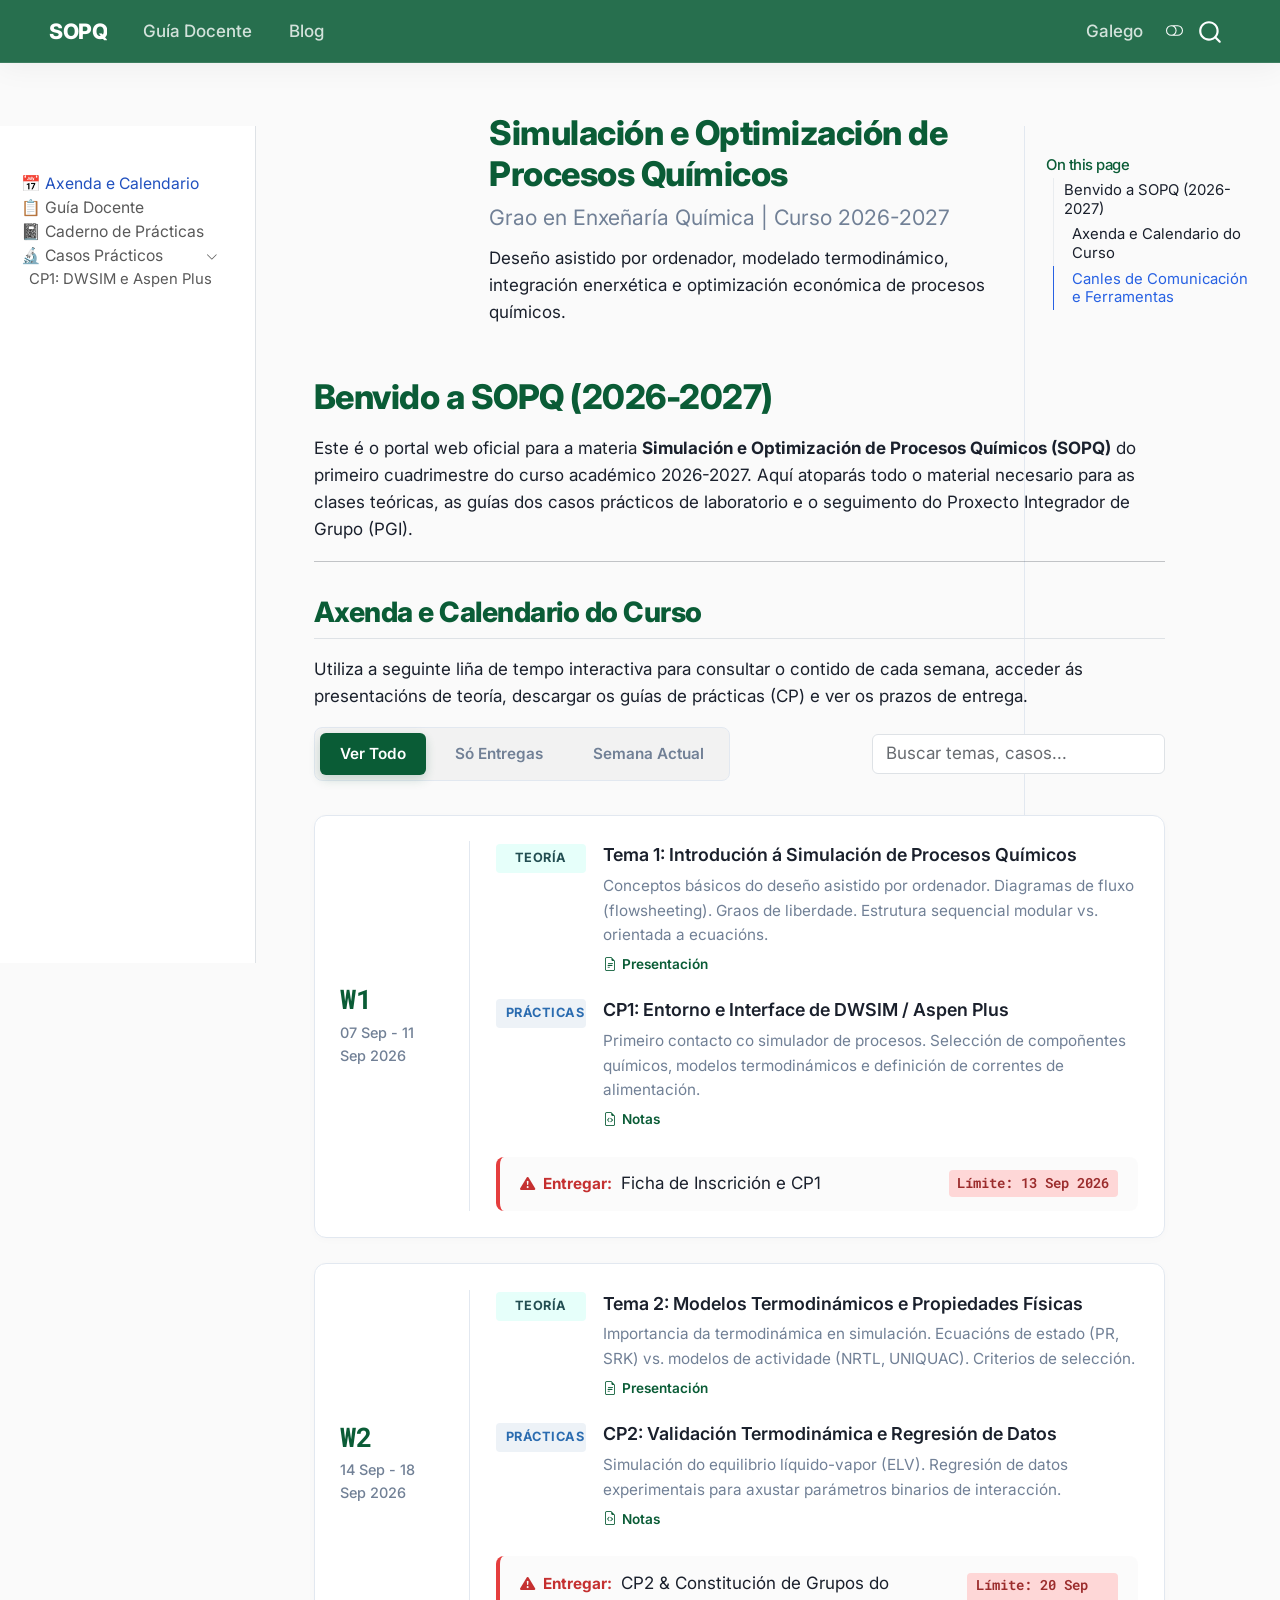
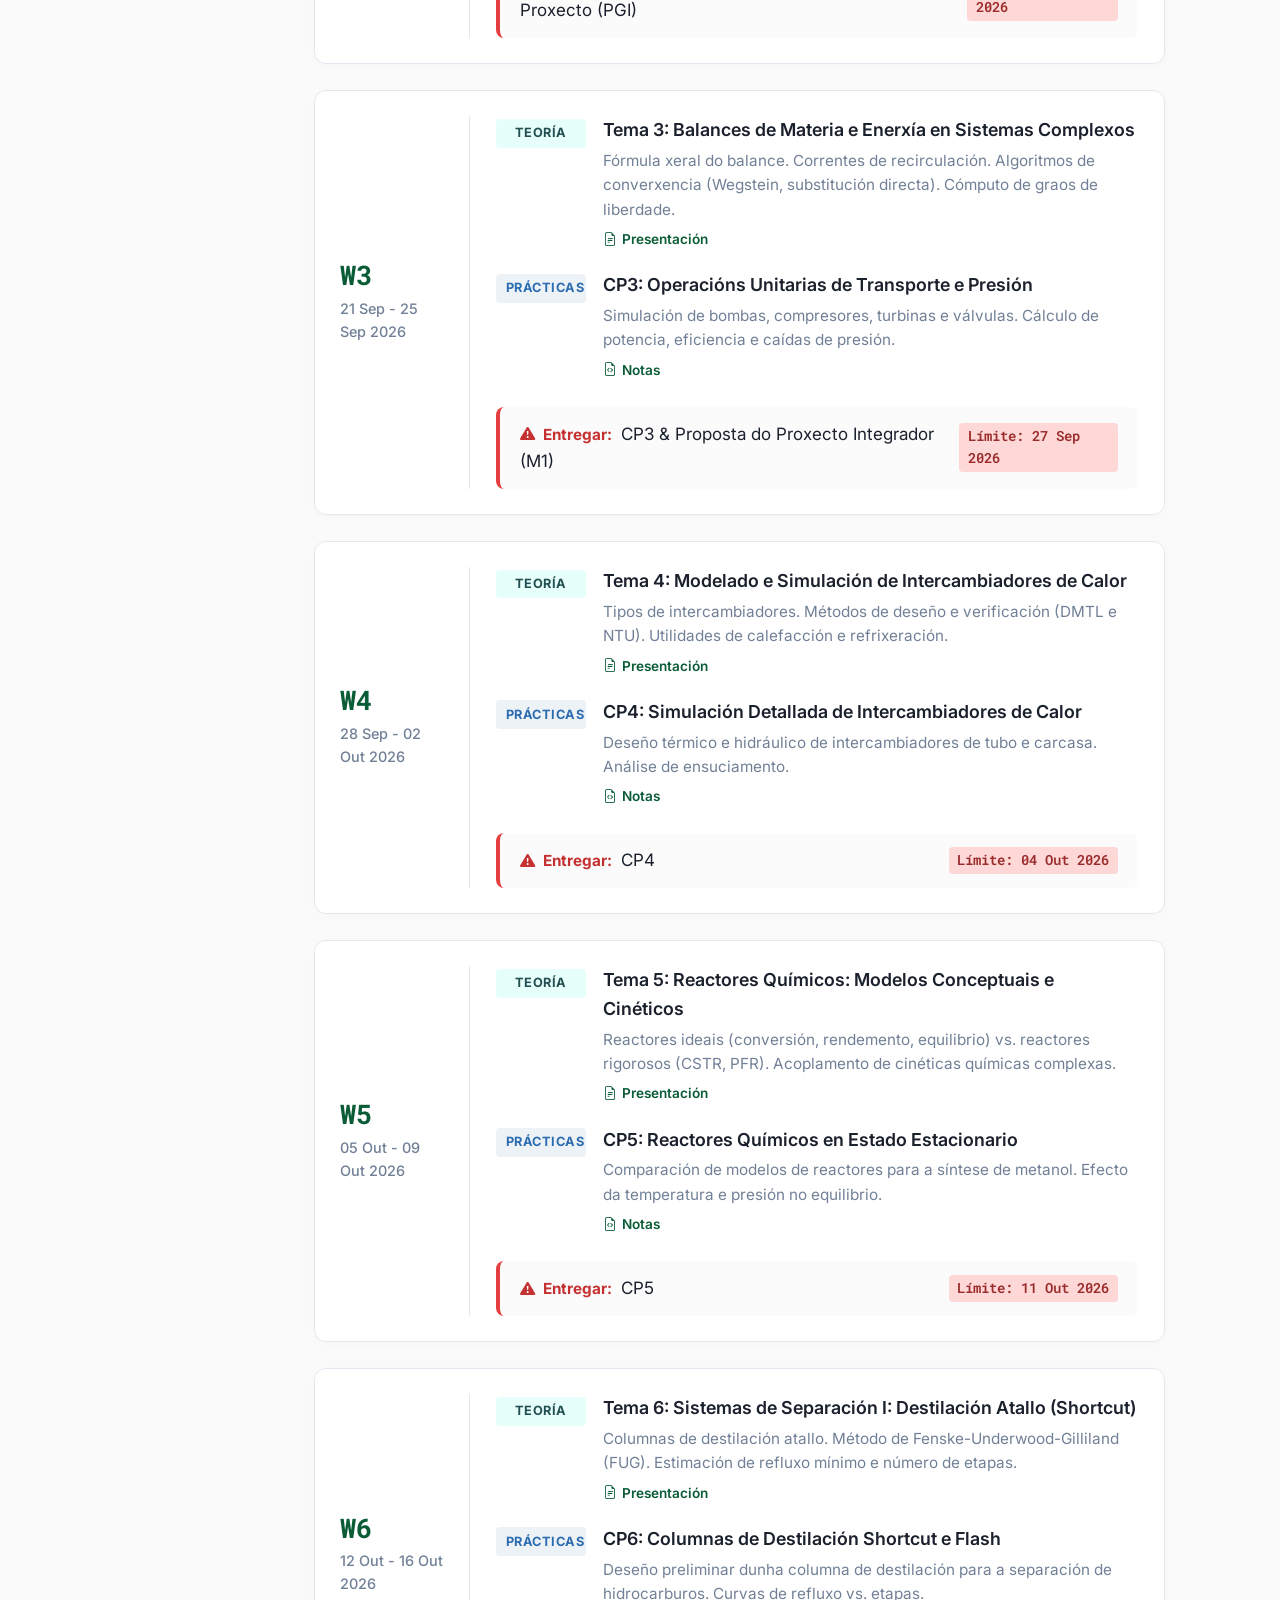
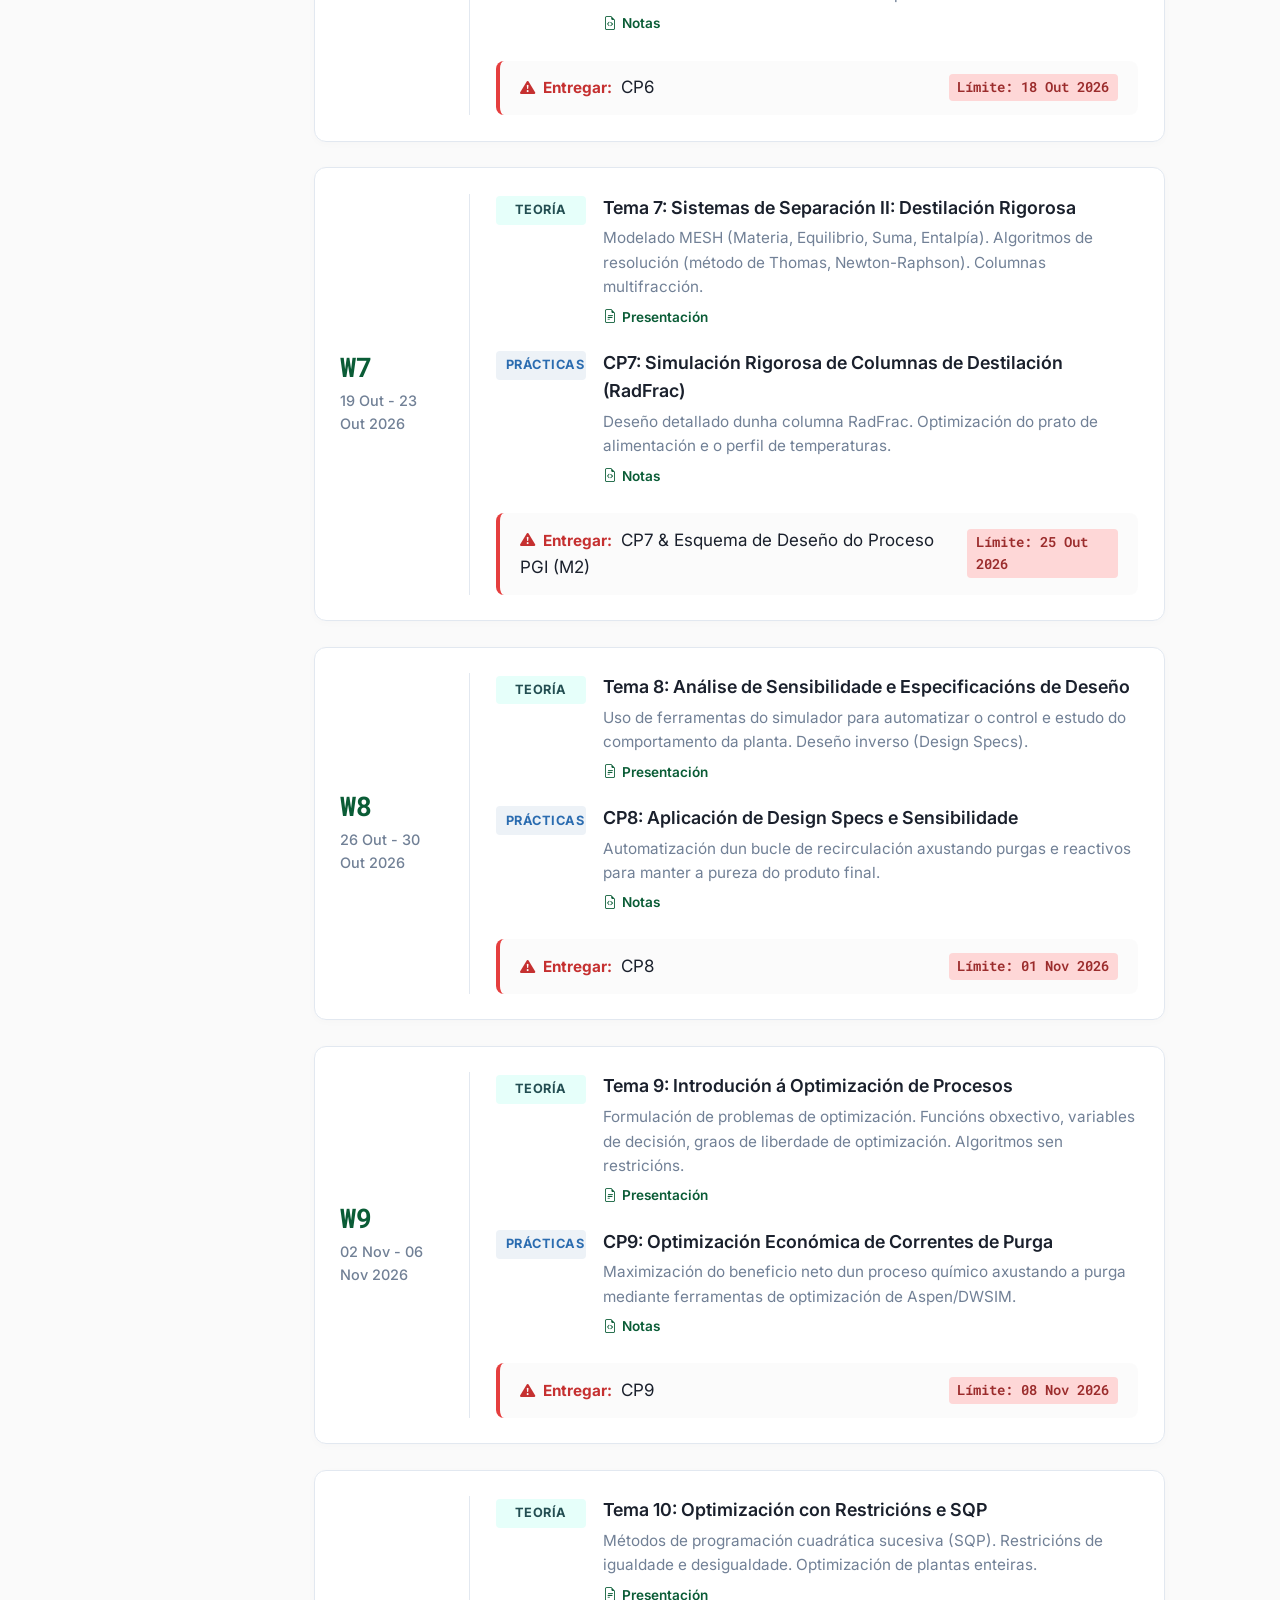
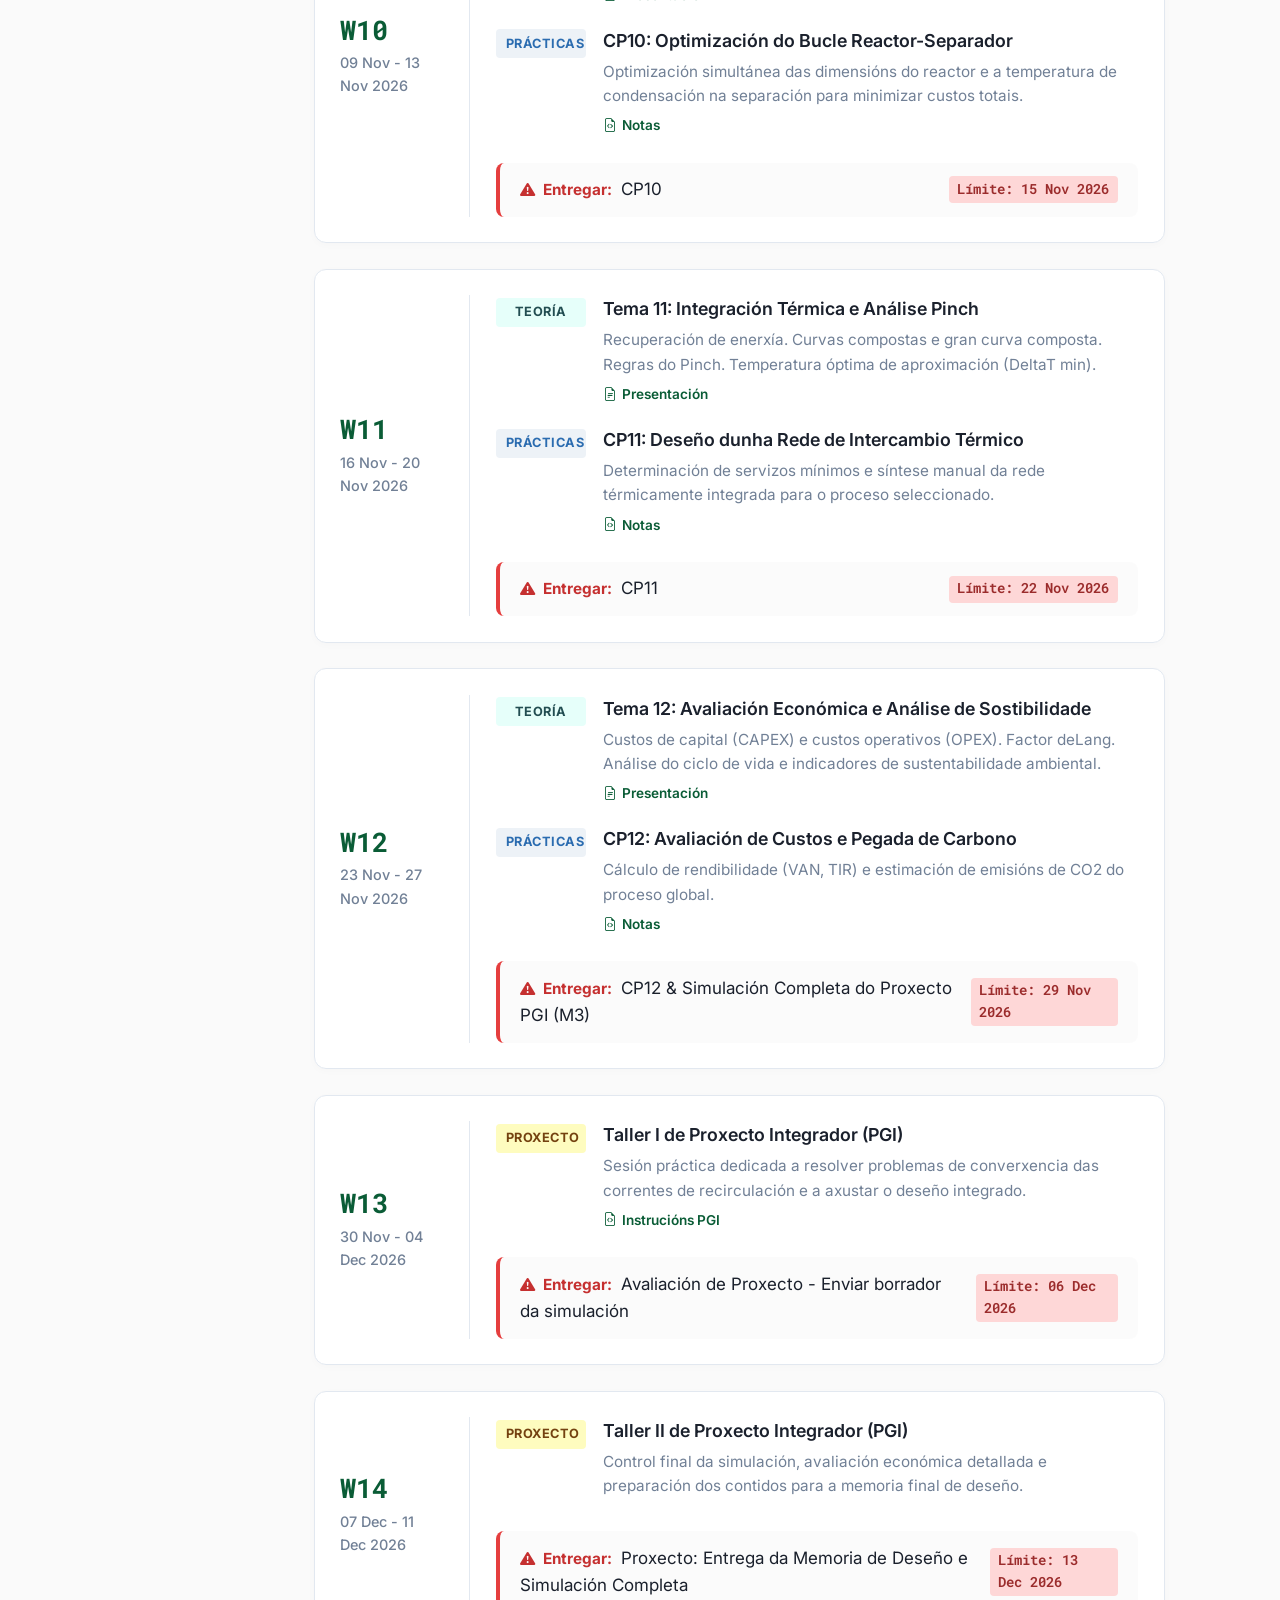
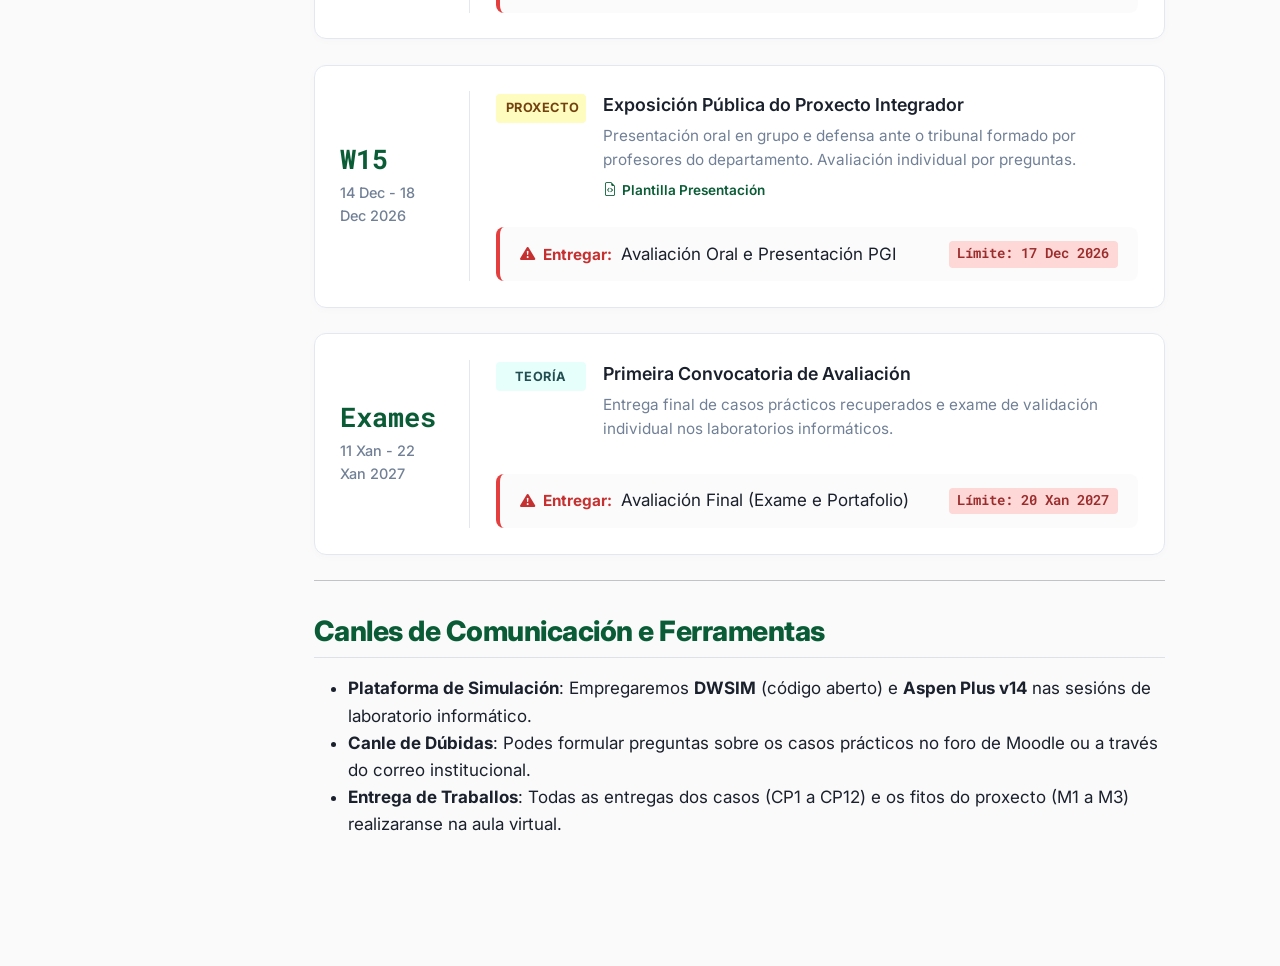
<file: index.html>
<!DOCTYPE html>
<html xmlns="http://www.w3.org/1999/xhtml" lang="en" xml:lang="en"><head>

<meta charset="utf-8">
<meta name="generator" content="quarto-1.11.5">

<meta name="viewport" content="width=device-width, initial-scale=1.0, user-scalable=yes">

<meta name="description" content="Deseño asistido por ordenador, modelado termodinámico, integración enerxética e optimización económica de procesos químicos.">

<title>Simulación e Optimización de Procesos Químicos – SOPQ</title>
<style>
/* Default styles provided by pandoc.
** See https://pandoc.org/MANUAL.html#variables-for-html for config info.
*/
span.smallcaps{font-variant: small-caps;}
div.columns{display: flex; gap: 1.5em;}
div.column{flex: auto;}
@media screen {
div.columns{gap: min(4vw, 1.5em);}
div.column{overflow-x: auto;}
}
div.hanging-indent{margin-left: 1.5em; text-indent: -1.5em;}
ul.task-list{list-style: none;}
ul.task-list li input[type="checkbox"] {
  width: 0.8em;
  margin: 0 0.8em 0.2em -1em; /* quarto-specific, see https://github.com/quarto-dev/quarto-cli/issues/4556 */ 
  vertical-align: middle;
}
</style>


<script src="site_libs/quarto-nav/quarto-nav.js"></script>
<script src="site_libs/quarto-nav/headroom.min.js"></script>
<script src="site_libs/clipboard/clipboard.min.js"></script>
<script src="site_libs/quarto-search/autocomplete.umd.js"></script>
<script src="site_libs/quarto-search/fuse.min.js"></script>
<script src="site_libs/quarto-search/quarto-search.js"></script>
<meta name="quarto:offset" content="./">
<script src="site_libs/quarto-html/quarto.js" type="module"></script>
<script src="site_libs/quarto-html/tabsets/tabsets.js" type="module"></script>
<script src="site_libs/quarto-html/popper.min.js"></script>
<script src="site_libs/quarto-html/tippy.umd.min.js"></script>
<script src="site_libs/quarto-html/anchor.min.js"></script>
<link href="site_libs/quarto-html/tippy.css" rel="stylesheet">
<link href="site_libs/quarto-html/quarto-syntax-highlighting-3b9ea68436acb9022c2fbce6dbb58b06.css" rel="stylesheet" class="quarto-color-scheme" id="quarto-text-highlighting-styles">
<link href="site_libs/quarto-html/quarto-syntax-highlighting-dark-3572e2e2f69417ab8e71045b87c14ed7.css" rel="stylesheet" class="quarto-color-scheme quarto-color-alternate" id="quarto-text-highlighting-styles">
<link href="site_libs/quarto-html/quarto-syntax-highlighting-3b9ea68436acb9022c2fbce6dbb58b06.css" rel="stylesheet" class="quarto-color-scheme-extra" id="quarto-text-highlighting-styles">
<script src="site_libs/bootstrap/bootstrap.min.js"></script>
<link href="site_libs/bootstrap/bootstrap-icons.css" rel="stylesheet">
<link href="site_libs/bootstrap/bootstrap-cd5f6492f282d55dff150c5248537eb5.min.css" rel="stylesheet" append-hash="true" class="quarto-color-scheme" id="quarto-bootstrap" data-mode="light">
<link href="site_libs/bootstrap/bootstrap-dark-f990fce459130405219da0f9ee26bdc8.min.css" rel="stylesheet" append-hash="true" class="quarto-color-scheme quarto-color-alternate" id="quarto-bootstrap" data-mode="dark">
<link href="site_libs/bootstrap/bootstrap-cd5f6492f282d55dff150c5248537eb5.min.css" rel="stylesheet" append-hash="true" class="quarto-color-scheme-extra" id="quarto-bootstrap" data-mode="light">
<script id="quarto-search-options" type="application/json">{
  "location": "navbar",
  "copy-button": false,
  "collapse-after": 3,
  "panel-placement": "end",
  "type": "overlay",
  "limit": 50,
  "keyboard-shortcut": [
    "f",
    "/",
    "s"
  ],
  "show-item-context": false,
  "language": {
    "search-no-results-text": "No results",
    "search-matching-documents-text": "matching documents",
    "search-copy-link-title": "Copy link to search",
    "search-hide-matches-text": "Hide additional matches",
    "search-more-match-text": "more match in this document",
    "search-more-matches-text": "more matches in this document",
    "search-clear-button-title": "Clear",
    "search-text-placeholder": "",
    "search-detached-cancel-button-title": "Cancel",
    "search-submit-button-title": "Submit",
    "search-label": "Search"
  }
}</script>
<script>
  (function() {
    // 1. Detect active language from URL path
    var path = window.location.pathname;
    var lang = 'gl';
    if (path.indexOf('/es/') !== -1) {
      lang = 'es';
    } else if (path.indexOf('/en/') !== -1) {
      lang = 'en';
    }
    document.documentElement.classList.add('lang-' + lang);
    document.documentElement.setAttribute('lang', lang);

    // 2. Compute project root relative path prefix dynamically
    var prefix = '';
    var scripts = document.getElementsByTagName('script');
    for (var i = 0; i < scripts.length; i++) {
      var src = scripts[i].getAttribute('src');
      if (src && src.indexOf('site_libs/') !== -1) {
        prefix = src.substring(0, src.indexOf('site_libs/'));
        break;
      }
    }
    
    // Fallback based on subdirectory depth
    if (!prefix) {
      var segments = path.split('/').filter(Boolean);
      if (segments.length > 0 && segments[segments.length - 1].indexOf('.html') !== -1) {
        segments.pop();
      }
      if (segments.length > 0 && (segments[0] === 'gl' || segments[0] === 'es' || segments[0] === 'en')) {
        prefix = '../'.repeat(segments.length);
      }
    }

    window.SOPQ_PATH_PREFIX = prefix;

    // 3. Dynamically inject schedule.js
    var scriptEl = document.createElement('script');
    scriptEl.src = prefix + 'schedule.js';
    scriptEl.defer = true;
    document.head.appendChild(scriptEl);
  })();
</script>


<link rel="stylesheet" href="styles.css">
</head>

<body class="nav-sidebar docked nav-fixed quarto-light"><a id="quarto-skip-link" class="visually-hidden-focusable" href="#quarto-document-content">Skip to main content</a><script id="quarto-html-before-body" type="application/javascript">
    const toggleBodyColorMode = (bsSheetEl) => {
      const mode = bsSheetEl.getAttribute("data-mode");
      const bodyEl = window.document.querySelector("body");
      if (mode === "dark") {
        bodyEl.classList.add("quarto-dark");
        bodyEl.classList.remove("quarto-light");
      } else {
        bodyEl.classList.add("quarto-light");
        bodyEl.classList.remove("quarto-dark");
      }
    }
    const toggleBodyColorPrimary = () => {
      const bsSheetEl = window.document.querySelector("link#quarto-bootstrap:not([rel=disabled-stylesheet])");
      if (bsSheetEl) {
        toggleBodyColorMode(bsSheetEl);
      }
    }
    const setColorSchemeToggle = (alternate) => {
      const toggles = window.document.querySelectorAll('.quarto-color-scheme-toggle');
      for (let i=0; i < toggles.length; i++) {
        const toggle = toggles[i];
        if (toggle) {
          toggle.setAttribute("aria-checked", alternate ? "true" : "false");
          if (alternate) {
            toggle.classList.add("alternate");
          } else {
            toggle.classList.remove("alternate");
          }
        }
      }
    };
    const toggleColorMode = (alternate) => {
      // Switch the stylesheets
      const primaryStylesheets = window.document.querySelectorAll('link.quarto-color-scheme:not(.quarto-color-alternate)');
      const alternateStylesheets = window.document.querySelectorAll('link.quarto-color-scheme.quarto-color-alternate');
      manageTransitions('#quarto-margin-sidebar .nav-link', false);
      if (alternate) {
        // note: dark is layered on light, we don't disable primary!
        enableStylesheet(alternateStylesheets);
        for (const sheetNode of alternateStylesheets) {
          if (sheetNode.id === "quarto-bootstrap") {
            toggleBodyColorMode(sheetNode);
          }
        }
      } else {
        disableStylesheet(alternateStylesheets);
        enableStylesheet(primaryStylesheets)
        toggleBodyColorPrimary();
      }
      manageTransitions('#quarto-margin-sidebar .nav-link', true);
      // Switch the toggles
      setColorSchemeToggle(alternate)
      // Hack to workaround the fact that safari doesn't
      // properly recolor the scrollbar when toggling (#1455)
      if (navigator.userAgent.indexOf('Safari') > 0 && navigator.userAgent.indexOf('Chrome') == -1) {
        manageTransitions("body", false);
        window.scrollTo(0, 1);
        setTimeout(() => {
          window.scrollTo(0, 0);
          manageTransitions("body", true);
        }, 40);
      }
    }
    const disableStylesheet = (stylesheets) => {
      for (let i=0; i < stylesheets.length; i++) {
        const stylesheet = stylesheets[i];
        stylesheet.rel = 'disabled-stylesheet';
      }
    }
    const enableStylesheet = (stylesheets) => {
      for (let i=0; i < stylesheets.length; i++) {
        const stylesheet = stylesheets[i];
        if(stylesheet.rel !== 'stylesheet') { // for Chrome, which will still FOUC without this check
          stylesheet.rel = 'stylesheet';
        }
      }
    }
    const manageTransitions = (selector, allowTransitions) => {
      const els = window.document.querySelectorAll(selector);
      for (let i=0; i < els.length; i++) {
        const el = els[i];
        if (allowTransitions) {
          el.classList.remove('notransition');
        } else {
          el.classList.add('notransition');
        }
      }
    }
    const isFileUrl = () => {
      return window.location.protocol === 'file:';
    }
    const hasAlternateSentinel = () => {
      let styleSentinel = getColorSchemeSentinel();
      if (styleSentinel !== null) {
        return styleSentinel === "alternate";
      } else {
        return false;
      }
    }
    const setStyleSentinel = (alternate) => {
      const value = alternate ? "alternate" : "default";
      if (!isFileUrl()) {
        window.localStorage.setItem("quarto-color-scheme", value);
      } else {
        localAlternateSentinel = value;
      }
    }
    const getColorSchemeSentinel = () => {
      if (!isFileUrl()) {
        const storageValue = window.localStorage.getItem("quarto-color-scheme");
        return storageValue != null ? storageValue : localAlternateSentinel;
      } else {
        return localAlternateSentinel;
      }
    }
    const toggleGiscusIfUsed = (isAlternate, darkModeDefault) => {
      const baseTheme = document.querySelector('#giscus-base-theme')?.value ?? 'light';
      const alternateTheme = document.querySelector('#giscus-alt-theme')?.value ?? 'dark';
      let newTheme = '';
      if(authorPrefersDark) {
        newTheme = isAlternate ? baseTheme : alternateTheme;
      } else {
        newTheme = isAlternate ? alternateTheme : baseTheme;
      }
      const changeGiscusTheme = () => {
        // From: https://github.com/giscus/giscus/issues/336
        const sendMessage = (message) => {
          const iframe = document.querySelector('iframe.giscus-frame');
          if (!iframe) return;
          iframe.contentWindow.postMessage({ giscus: message }, 'https://giscus.app');
        }
        sendMessage({
          setConfig: {
            theme: newTheme
          }
        });
      }
      const isGiscussLoaded = window.document.querySelector('iframe.giscus-frame') !== null;
      if (isGiscussLoaded) {
        changeGiscusTheme();
      }
    };
    const authorPrefersDark = false;
    const darkModeDefault = authorPrefersDark;
      document.querySelector('link#quarto-text-highlighting-styles.quarto-color-scheme-extra').rel = 'disabled-stylesheet';
      document.querySelector('link#quarto-bootstrap.quarto-color-scheme-extra').rel = 'disabled-stylesheet';
    let localAlternateSentinel = darkModeDefault ? 'alternate' : 'default';
    // Dark / light mode switch
    window.quartoToggleColorScheme = () => {
      // Read the current dark / light value
      let toAlternate = !hasAlternateSentinel();
      toggleColorMode(toAlternate);
      setStyleSentinel(toAlternate);
      toggleGiscusIfUsed(toAlternate, darkModeDefault);
      window.dispatchEvent(new Event('resize'));
    };
    // Switch to dark mode if need be
    if (hasAlternateSentinel()) {
      toggleColorMode(true);
    } else {
      toggleColorMode(false);
    }
  </script>

<div id="quarto-search-results"></div>
  <header id="quarto-header" class="headroom fixed-top">
    <nav class="navbar navbar-expand-lg " data-bs-theme="dark" aria-label="Site">
      <div class="navbar-container container-fluid">
      <div class="navbar-brand-container mx-auto">
    <a class="navbar-brand" href="./index.html">
    <span class="navbar-title">SOPQ</span>
    </a>
  </div>
            <div id="quarto-search" class="" title="Search"></div>
          <button class="navbar-toggler" type="button" data-bs-toggle="collapse" data-bs-target="#navbarCollapse" aria-controls="navbarCollapse" aria-expanded="false" aria-label="Toggle navigation" onclick="if (window.quartoToggleHeadroom) { window.quartoToggleHeadroom(); }">
  <span class="navbar-toggler-icon"></span>
</button>
          <div class="collapse navbar-collapse" id="navbarCollapse">
            <ul class="navbar-nav navbar-nav-scroll me-auto">
  <li class="nav-item">
    <a class="nav-link active" href="./index.html" aria-current="page"> 
<span class="menu-text">SOPQ</span></a>
  </li>  
  <li class="nav-item">
    <a class="nav-link" href="./gl/guia-docente.html"> 
<span class="menu-text">Guía Docente</span></a>
  </li>  
  <li class="nav-item">
    <a class="nav-link" href="./gl/blog/index.html"> 
<span class="menu-text">Blog</span></a>
  </li>  
  <li class="nav-item">
    <a class="nav-link" href="./es/index.html"> 
<span class="menu-text">SOPQ</span></a>
  </li>  
  <li class="nav-item">
    <a class="nav-link" href="./es/guia-docente.html"> 
<span class="menu-text">Guía Docente</span></a>
  </li>  
  <li class="nav-item">
    <a class="nav-link" href="./es/blog/index.html"> 
<span class="menu-text">Blog</span></a>
  </li>  
  <li class="nav-item">
    <a class="nav-link" href="./en/index.html"> 
<span class="menu-text">SOPQ</span></a>
  </li>  
  <li class="nav-item">
    <a class="nav-link" href="./en/guia-docente.html"> 
<span class="menu-text">Syllabus</span></a>
  </li>  
  <li class="nav-item">
    <a class="nav-link" href="./en/blog/index.html"> 
<span class="menu-text">Blog</span></a>
  </li>  
</ul>
            <ul class="navbar-nav navbar-nav-scroll ms-auto">
  <li class="nav-item">
    <a class="nav-link" href="./index.html"> 
<span class="menu-text">Galego</span></a>
  </li>  
  <li class="nav-item">
    <a class="nav-link" href="./es/index.html"> 
<span class="menu-text">Español</span></a>
  </li>  
  <li class="nav-item">
    <a class="nav-link" href="./en/index.html"> 
<span class="menu-text">English</span></a>
  </li>  
</ul>
          </div> <!-- /navcollapse -->
            <div class="quarto-navbar-tools">
  <button type="button" role="switch" aria-checked="false" class="quarto-color-scheme-toggle quarto-navigation-tool  px-1" onclick="window.quartoToggleColorScheme(); return false;" title="Toggle dark mode" aria-label="Toggle dark mode"><i class="bi"></i></button>
</div>
      </div> <!-- /container-fluid -->
    </nav>
  <nav class="quarto-secondary-nav" aria-label="Toolbar">
    <div class="container-fluid d-flex">
      <button type="button" class="quarto-btn-toggle btn" data-bs-toggle="collapse" role="button" data-bs-target=".quarto-sidebar-collapse-item" aria-controls="quarto-sidebar" aria-expanded="false" aria-label="Toggle sidebar navigation" onclick="if (window.quartoToggleHeadroom) { window.quartoToggleHeadroom(); }">
        <i class="bi bi-layout-text-sidebar-reverse"></i>
      </button>
        <nav class="quarto-page-breadcrumbs" aria-label="Breadcrumbs"><ol class="breadcrumb"><li class="breadcrumb-item"><a href="./index.html">📅 Axenda e Calendario</a></li></ol></nav>
        <a class="flex-grow-1" data-bs-toggle="collapse" data-bs-target=".quarto-sidebar-collapse-item" onclick="if (window.quartoToggleHeadroom) { window.quartoToggleHeadroom(); }">      
        </a>
    </div>
  </nav>
</header>
<!-- content -->
<div id="quarto-content" class="quarto-container page-columns page-rows-contents page-layout-full page-navbar">
<!-- sidebar -->
  <nav id="quarto-sidebar" class="sidebar collapse collapse-horizontal quarto-sidebar-collapse-item sidebar-navigation docked overflow-auto" aria-label="Section">
    <div class="sidebar-menu-container"> 
    <ul class="list-unstyled mt-1">
        <li class="sidebar-item">
  <div class="sidebar-item-container"> 
  <a href="./index.html" class="sidebar-item-text sidebar-link active">
 <span class="menu-text">📅 Axenda e Calendario</span></a>
  </div>
</li>
        <li class="sidebar-item">
  <div class="sidebar-item-container"> 
  <a href="./gl/guia-docente.html" class="sidebar-item-text sidebar-link">
 <span class="menu-text">📋 Guía Docente</span></a>
  </div>
</li>
        <li class="sidebar-item">
  <div class="sidebar-item-container"> 
  <a href="./gl/blog/index.html" class="sidebar-item-text sidebar-link">
 <span class="menu-text">📓 Caderno de Prácticas</span></a>
  </div>
</li>
        <li class="sidebar-item sidebar-item-section">
      <div class="sidebar-item-container"> 
            <button type="button" class="sidebar-item-text sidebar-item-toggle sidebar-link text-start" data-bs-toggle="collapse" data-bs-target="#quarto-sidebar-section-1" aria-controls="quarto-sidebar-section-1" aria-expanded="true">
 <span class="menu-text" id="quarto-sidebar-section-1-label">🔬 Casos Prácticos</span><i class="bi bi-chevron-right" aria-hidden="true"></i></button>
      </div>
      <ul id="quarto-sidebar-section-1" aria-labelledby="quarto-sidebar-section-1-label" class="collapse list-unstyled sidebar-section depth1 show">  
          <li class="sidebar-item">
  <div class="sidebar-item-container"> 
  <a href="./gl/blog/posts/cp1-intro.html" class="sidebar-item-text sidebar-link">
 <span class="menu-text">CP1: DWSIM e Aspen Plus</span></a>
  </div>
</li>
      </ul>
  </li>
    </ul>
    </div>
</nav>
<div id="quarto-sidebar-glass" class="quarto-sidebar-collapse-item" data-bs-toggle="collapse" data-bs-target=".quarto-sidebar-collapse-item"></div>
<!-- margin-sidebar -->
    <div id="quarto-margin-sidebar" class="sidebar margin-sidebar">
        <nav id="TOC" role="doc-toc" aria-labelledby="toc-title" class="toc-active">
    <h2 id="toc-title">On this page</h2>
   
  <ul>
  <li><a href="#benvido-a-sopq-2026-2027" id="toc-benvido-a-sopq-2026-2027" class="nav-link active" data-scroll-target="#benvido-a-sopq-2026-2027">Benvido a SOPQ (2026-2027)</a>
  <ul class="collapse">
  <li><a href="#axenda-e-calendario-do-curso" id="toc-axenda-e-calendario-do-curso" class="nav-link" data-scroll-target="#axenda-e-calendario-do-curso">Axenda e Calendario do Curso</a></li>
  <li><a href="#canles-de-comunicación-e-ferramentas" id="toc-canles-de-comunicación-e-ferramentas" class="nav-link" data-scroll-target="#canles-de-comunicación-e-ferramentas">Canles de Comunicación e Ferramentas</a></li>
  </ul></li>
  </ul>
</nav>
    </div>
<!-- main -->
<main class="content page-columns page-full column-body" id="quarto-document-content" tabindex="-1">


<header id="title-block-header" class="quarto-title-block default">
<div class="quarto-title">
<h1 class="title">Simulación e Optimización de Procesos Químicos</h1>
<p class="subtitle lead">Grao en Enxeñaría Química | Curso 2026-2027</p>
</div>

<div>
  <div class="description">
    Deseño asistido por ordenador, modelado termodinámico, integración enerxética e optimización económica de procesos químicos.
  </div>
</div>


<div class="quarto-title-meta column-body">

    
  
    
  </div>
  


</header>


<section id="benvido-a-sopq-2026-2027" class="level1 column-page">
<h1>Benvido a SOPQ (2026-2027)</h1>
<p>Este é o portal web oficial para a materia <strong>Simulación e Optimización de Procesos Químicos (SOPQ)</strong> do primeiro cuadrimestre do curso académico 2026-2027. Aquí atoparás todo o material necesario para as clases teóricas, as guías dos casos prácticos de laboratorio e o seguimento do Proxecto Integrador de Grupo (PGI).</p>
<hr>
<section id="axenda-e-calendario-do-curso" class="level2">
<h2 class="anchored" data-anchor-id="axenda-e-calendario-do-curso">Axenda e Calendario do Curso</h2>
<p>Utiliza a seguinte liña de tempo interactiva para consultar o contido de cada semana, acceder ás presentacións de teoría, descargar os guías de prácticas (CP) e ver os prazos de entrega.</p>
<div id="schedule-timeline">

</div>
<hr>
</section>
<section id="canles-de-comunicación-e-ferramentas" class="level2">
<h2 class="anchored" data-anchor-id="canles-de-comunicación-e-ferramentas">Canles de Comunicación e Ferramentas</h2>
<ul>
<li><strong>Plataforma de Simulación</strong>: Empregaremos <strong>DWSIM</strong> (código aberto) e <strong>Aspen Plus v14</strong> nas sesións de laboratorio informático.</li>
<li><strong>Canle de Dúbidas</strong>: Podes formular preguntas sobre os casos prácticos no foro de Moodle ou a través do correo institucional.</li>
<li><strong>Entrega de Traballos</strong>: Todas as entregas dos casos (CP1 a CP12) e os fitos do proxecto (M1 a M3) realizaranse na aula virtual.</li>
</ul>
</section>
</section>



</main> <!-- /main -->
<script>
  // Add custom active state classes to navbar links on load
  document.addEventListener("DOMContentLoaded", function() {
    var path = window.location.pathname;
    var navLinks = document.querySelectorAll('.navbar-nav .nav-link');
    navLinks.forEach(function(link) {
      var href = link.getAttribute('href');
      if (href) {
        if (path.endsWith(href) || (href === 'index.html' && path.endsWith('/'))) {
          link.classList.add('active');
        }
      }
    });
  });
</script>
<script id="quarto-html-after-body" type="application/javascript">
  window.document.addEventListener("DOMContentLoaded", function (event) {
    // Ensure there is a toggle, if there isn't float one in the top right
    if (window.document.querySelector('.quarto-color-scheme-toggle') === null) {
      const toggle = window.document.createElement('button');
      toggle.type = "button";
      toggle.setAttribute("role", "switch");
      toggle.setAttribute("aria-checked", "false");
      toggle.classList.add('top-right');
      toggle.classList.add('quarto-color-scheme-toggle');
      toggle.setAttribute("aria-label", "Toggle dark mode");
      toggle.onclick = function() { try { window.quartoToggleColorScheme(); } catch {} return false; };
      const i = window.document.createElement("i");
      i.classList.add('bi');
      toggle.appendChild(i);
      // Put the toggle in a landmark of its own, so that landmark navigation
      // can reach it.
      //
      // The container is always a fresh direct child of body, and the toggle is
      // never moved into page furniture that the theme or the author controls.
      // The toggle is positioned against the page, so any ancestor that
      // establishes a containing block captures it: a positioned element or a
      // grid for position: absolute, and transform, filter, will-change or
      // contain for position: fixed. A direct child of body has none of these
      // to inherit, and the shift when one appears is silent and visual.
      //
      // ARIA says a document should have at most one banner, and axe reports a
      // duplicate whether or not the banners carry distinct labels. So use a
      // header when the page has no banner yet, and a named region otherwise.
      //
      // A header is a banner wherever it sits, unless it is inside sectioning
      // content, so this cannot just look at the children of body: a custom
      // page layout wraps the title block header in a plain div. An explicit
      // role="banner" always counts.
      const sectioning = 'article, aside, main, nav, section, [role="article"], [role="complementary"], [role="main"], [role="navigation"], [role="region"]';
      const hasBanner = Array.from(
        window.document.querySelectorAll('header:not([role]), [role="banner"]')
      ).some(function(el) {
        return el.hasAttribute("role") || el.closest(sectioning) === null;
      });
      const container = window.document.createElement(hasBanner ? "div" : "header");
      if (hasBanner) {
        container.setAttribute("role", "region");
        container.setAttribute("aria-label", "Toggle dark mode");
      }
      container.classList.add('quarto-color-scheme-toggle-container');
      container.appendChild(toggle);
      window.document.body.appendChild(container);
    }
    setColorSchemeToggle(hasAlternateSentinel())
    const icon = "";
    const anchorJS = new window.AnchorJS();
    anchorJS.options = {
      placement: 'right',
      icon: icon
    };
    anchorJS.add('.anchored');
    const isCodeAnnotation = (el) => {
      for (const clz of el.classList) {
        if (clz.startsWith('code-annotation-')) {                     
          return true;
        }
      }
      return false;
    }
    const onCopySuccess = function(e) {
      // button target
      const button = e.trigger;
      // don't keep focus
      button.blur();
      // flash "checked"
      button.classList.add('code-copy-button-checked');
      var currentTitle = button.getAttribute("title");
      button.setAttribute("title", "Copied!");
      let tooltip;
      if (window.bootstrap) {
        button.setAttribute("data-bs-toggle", "tooltip");
        button.setAttribute("data-bs-placement", "left");
        button.setAttribute("data-bs-title", "Copied!");
        tooltip = new bootstrap.Tooltip(button, 
          { trigger: "manual", 
            customClass: "code-copy-button-tooltip",
            offset: [0, -8]});
        tooltip.show();    
      }
      setTimeout(function() {
        if (tooltip) {
          tooltip.hide();
          button.removeAttribute("data-bs-title");
          button.removeAttribute("data-bs-toggle");
          button.removeAttribute("data-bs-placement");
        }
        button.setAttribute("title", currentTitle);
        button.classList.remove('code-copy-button-checked');
      }, 1000);
      // clear code selection
      e.clearSelection();
    }
    const getTextToCopy = function(trigger) {
      const outerScaffold = trigger.parentElement.cloneNode(true);
      const codeEl = outerScaffold.querySelector('code');
      for (const childEl of codeEl.children) {
        if (isCodeAnnotation(childEl)) {
          childEl.remove();
        }
      }
      return codeEl.innerText;
    }
    const clipboard = new window.ClipboardJS('.code-copy-button:not([data-in-quarto-modal])', {
      text: getTextToCopy
    });
    clipboard.on('success', onCopySuccess);
    if (window.document.getElementById('quarto-embedded-source-code-modal')) {
      const clipboardModal = new window.ClipboardJS('.code-copy-button[data-in-quarto-modal]', {
        text: getTextToCopy,
        container: window.document.getElementById('quarto-embedded-source-code-modal')
      });
      clipboardModal.on('success', onCopySuccess);
    }
      var localhostRegex = new RegExp(/^(?:http|https):\/\/localhost\:?[0-9]*\//);
      var mailtoRegex = new RegExp(/^mailto:/);
        var filterRegex = new RegExp('/' + window.location.host + '/');
      var isInternal = (href) => {
          return filterRegex.test(href) || localhostRegex.test(href) || mailtoRegex.test(href);
      }
      // Inspect non-navigation links and adorn them if external
     var links = window.document.querySelectorAll('a[href]:not(.nav-link):not(.navbar-brand):not(.toc-action):not(.sidebar-link):not(.sidebar-item-toggle):not(.pagination-link):not(.no-external):not([aria-hidden]):not(.dropdown-item):not(.quarto-navigation-tool):not(.about-link)');
      for (var i=0; i<links.length; i++) {
        const link = links[i];
        if (!isInternal(link.href)) {
          // undo the damage that might have been done by quarto-nav.js in the case of
          // links that we want to consider external
          if (link.dataset.originalHref !== undefined) {
            link.href = link.dataset.originalHref;
          }
        }
      }
    function tippyHover(el, contentFn, onTriggerFn, onUntriggerFn) {
      const config = {
        allowHTML: true,
        maxWidth: 500,
        delay: 100,
        arrow: false,
        appendTo: function(el) {
            return el.parentElement;
        },
        interactive: true,
        interactiveBorder: 10,
        theme: 'quarto',
        placement: 'bottom-start',
      };
      if (contentFn) {
        config.content = contentFn;
      }
      if (onTriggerFn) {
        config.onTrigger = onTriggerFn;
      }
      if (onUntriggerFn) {
        config.onUntrigger = onUntriggerFn;
      }
      window.tippy(el, config); 
    }
    const noterefs = window.document.querySelectorAll('a[role="doc-noteref"]');
    for (var i=0; i<noterefs.length; i++) {
      const ref = noterefs[i];
      tippyHover(ref, function() {
        // use id or data attribute instead here
        let href = ref.getAttribute('data-footnote-href') || ref.getAttribute('href');
        try { href = new URL(href).hash; } catch {}
        const id = href.replace(/^#\/?/, "");
        const note = window.document.getElementById(id);
        if (note) {
          return note.innerHTML;
        } else {
          return "";
        }
      });
    }
    const xrefs = window.document.querySelectorAll('a.quarto-xref');
    const processXRef = (id, note) => {
      // Strip column container classes
      const stripColumnClz = (el) => {
        el.classList.remove("page-full", "page-columns");
        if (el.children) {
          for (const child of el.children) {
            stripColumnClz(child);
          }
        }
      }
      stripColumnClz(note)
      if (id === null || id.startsWith('sec-')) {
        // Special case sections, only their first couple elements
        const container = document.createElement("div");
        if (note.children && note.children.length > 2) {
          container.appendChild(note.children[0].cloneNode(true));
          for (let i = 1; i < note.children.length; i++) {
            const child = note.children[i];
            if (child.tagName === "P" && child.innerText === "") {
              continue;
            } else {
              container.appendChild(child.cloneNode(true));
              break;
            }
          }
          if (window.Quarto?.typesetMath) {
            window.Quarto.typesetMath(container);
          }
          return container.innerHTML
        } else {
          if (window.Quarto?.typesetMath) {
            window.Quarto.typesetMath(note);
          }
          return note.innerHTML;
        }
      } else {
        // Remove any anchor links if they are present
        const anchorLink = note.querySelector('a.anchorjs-link');
        if (anchorLink) {
          anchorLink.remove();
        }
        if (window.Quarto?.typesetMath) {
          window.Quarto.typesetMath(note);
        }
        if (note.classList.contains("callout")) {
          return note.outerHTML;
        } else {
          return note.innerHTML;
        }
      }
    }
    for (var i=0; i<xrefs.length; i++) {
      const xref = xrefs[i];
      tippyHover(xref, undefined, function(instance) {
        instance.disable();
        let url = xref.getAttribute('href');
        let hash = undefined; 
        if (url.startsWith('#')) {
          hash = url;
        } else {
          try { hash = new URL(url).hash; } catch {}
        }
        if (hash) {
          const id = hash.replace(/^#\/?/, "");
          const note = window.document.getElementById(id);
          if (note !== null) {
            try {
              const html = processXRef(id, note.cloneNode(true));
              instance.setContent(html);
            } finally {
              instance.enable();
              instance.show();
            }
          } else {
            // See if we can fetch this
            fetch(url.split('#')[0])
            .then(res => res.text())
            .then(html => {
              const parser = new DOMParser();
              const htmlDoc = parser.parseFromString(html, "text/html");
              const note = htmlDoc.getElementById(id);
              if (note !== null) {
                const html = processXRef(id, note);
                instance.setContent(html);
              } 
            }).finally(() => {
              instance.enable();
              instance.show();
            });
          }
        } else {
          // See if we can fetch a full url (with no hash to target)
          // This is a special case and we should probably do some content thinning / targeting
          fetch(url)
          .then(res => res.text())
          .then(html => {
            const parser = new DOMParser();
            const htmlDoc = parser.parseFromString(html, "text/html");
            const note = htmlDoc.querySelector('main.content');
            if (note !== null) {
              // This should only happen for chapter cross references
              // (since there is no id in the URL)
              // remove the first header
              if (note.children.length > 0 && note.children[0].tagName === "HEADER") {
                note.children[0].remove();
              }
              const html = processXRef(null, note);
              instance.setContent(html);
            } 
          }).finally(() => {
            instance.enable();
            instance.show();
          });
        }
      }, function(instance) {
      });
    }
        let selectedAnnoteEl;
        const selectorForAnnotation = ( cell, annotation) => {
          let cellAttr = 'data-code-cell="' + cell + '"';
          let lineAttr = 'data-code-annotation="' +  annotation + '"';
          const selector = 'span[' + cellAttr + '][' + lineAttr + ']';
          return selector;
        }
        const selectCodeLines = (annoteEl) => {
          const doc = window.document;
          const targetCell = annoteEl.getAttribute("data-target-cell");
          const targetAnnotation = annoteEl.getAttribute("data-target-annotation");
          const annoteSpan = window.document.querySelector(selectorForAnnotation(targetCell, targetAnnotation));
          const lines = annoteSpan.getAttribute("data-code-lines").split(",");
          const lineIds = lines.map((line) => {
            return targetCell + "-" + line;
          })
          let top = null;
          let height = null;
          let parent = null;
          if (lineIds.length > 0) {
              //compute the position of the single el (top and bottom and make a div)
              const el = window.document.getElementById(lineIds[0]);
              top = el.offsetTop;
              height = el.offsetHeight;
              parent = el.parentElement.parentElement;
            if (lineIds.length > 1) {
              const lastEl = window.document.getElementById(lineIds[lineIds.length - 1]);
              const bottom = lastEl.offsetTop + lastEl.offsetHeight;
              height = bottom - top;
            }
            if (top !== null && height !== null && parent !== null) {
              // cook up a div (if necessary) and position it 
              let div = window.document.getElementById("code-annotation-line-highlight");
              if (div === null) {
                div = window.document.createElement("div");
                div.setAttribute("id", "code-annotation-line-highlight");
                div.style.position = 'absolute';
                parent.appendChild(div);
              }
              div.style.top = top - 2 + "px";
              div.style.height = height + 4 + "px";
              div.style.left = 0;
              let gutterDiv = window.document.getElementById("code-annotation-line-highlight-gutter");
              if (gutterDiv === null) {
                gutterDiv = window.document.createElement("div");
                gutterDiv.setAttribute("id", "code-annotation-line-highlight-gutter");
                gutterDiv.style.position = 'absolute';
                const codeCell = window.document.getElementById(targetCell);
                const gutter = codeCell.querySelector('.code-annotation-gutter');
                gutter.appendChild(gutterDiv);
              }
              gutterDiv.style.top = top - 2 + "px";
              gutterDiv.style.height = height + 4 + "px";
            }
            selectedAnnoteEl = annoteEl;
          }
        };
        const unselectCodeLines = () => {
          const elementsIds = ["code-annotation-line-highlight", "code-annotation-line-highlight-gutter"];
          elementsIds.forEach((elId) => {
            const div = window.document.getElementById(elId);
            if (div) {
              div.remove();
            }
          });
          selectedAnnoteEl = undefined;
        };
          // Handle positioning of the toggle
      window.addEventListener(
        "resize",
        throttle(() => {
          elRect = undefined;
          if (selectedAnnoteEl) {
            selectCodeLines(selectedAnnoteEl);
          }
        }, 10)
      );
      function throttle(fn, ms) {
      let throttle = false;
      let timer;
        return (...args) => {
          if(!throttle) { // first call gets through
              fn.apply(this, args);
              throttle = true;
          } else { // all the others get throttled
              if(timer) clearTimeout(timer); // cancel #2
              timer = setTimeout(() => {
                fn.apply(this, args);
                timer = throttle = false;
              }, ms);
          }
        };
      }
        // Attach click handler to the DT
        const annoteDls = window.document.querySelectorAll('dt[data-target-cell]');
        for (const annoteDlNode of annoteDls) {
          annoteDlNode.addEventListener('click', (event) => {
            const clickedEl = event.target;
            if (clickedEl !== selectedAnnoteEl) {
              unselectCodeLines();
              const activeEl = window.document.querySelector('dt[data-target-cell].code-annotation-active');
              if (activeEl) {
                activeEl.classList.remove('code-annotation-active');
              }
              selectCodeLines(clickedEl);
              clickedEl.classList.add('code-annotation-active');
            } else {
              // Unselect the line
              unselectCodeLines();
              clickedEl.classList.remove('code-annotation-active');
            }
          });
        }
    const findCites = (el) => {
      const parentEl = el.parentElement;
      if (parentEl) {
        const cites = parentEl.dataset.cites;
        if (cites) {
          return {
            el,
            cites: cites.split(' ')
          };
        } else {
          return findCites(el.parentElement)
        }
      } else {
        return undefined;
      }
    };
    var bibliorefs = window.document.querySelectorAll('a[role="doc-biblioref"]');
    for (var i=0; i<bibliorefs.length; i++) {
      const ref = bibliorefs[i];
      const citeInfo = findCites(ref);
      if (citeInfo) {
        tippyHover(citeInfo.el, function() {
          var popup = window.document.createElement('div');
          citeInfo.cites.forEach(function(cite) {
            var citeDiv = window.document.createElement('div');
            citeDiv.classList.add('hanging-indent');
            citeDiv.classList.add('csl-entry');
            var biblioDiv = window.document.getElementById('ref-' + cite);
            if (biblioDiv) {
              citeDiv.innerHTML = biblioDiv.innerHTML;
            }
            popup.appendChild(citeDiv);
          });
          return popup.innerHTML;
        });
      }
    }
  });
  </script>
</div> <!-- /content -->




</body></html>
</file>
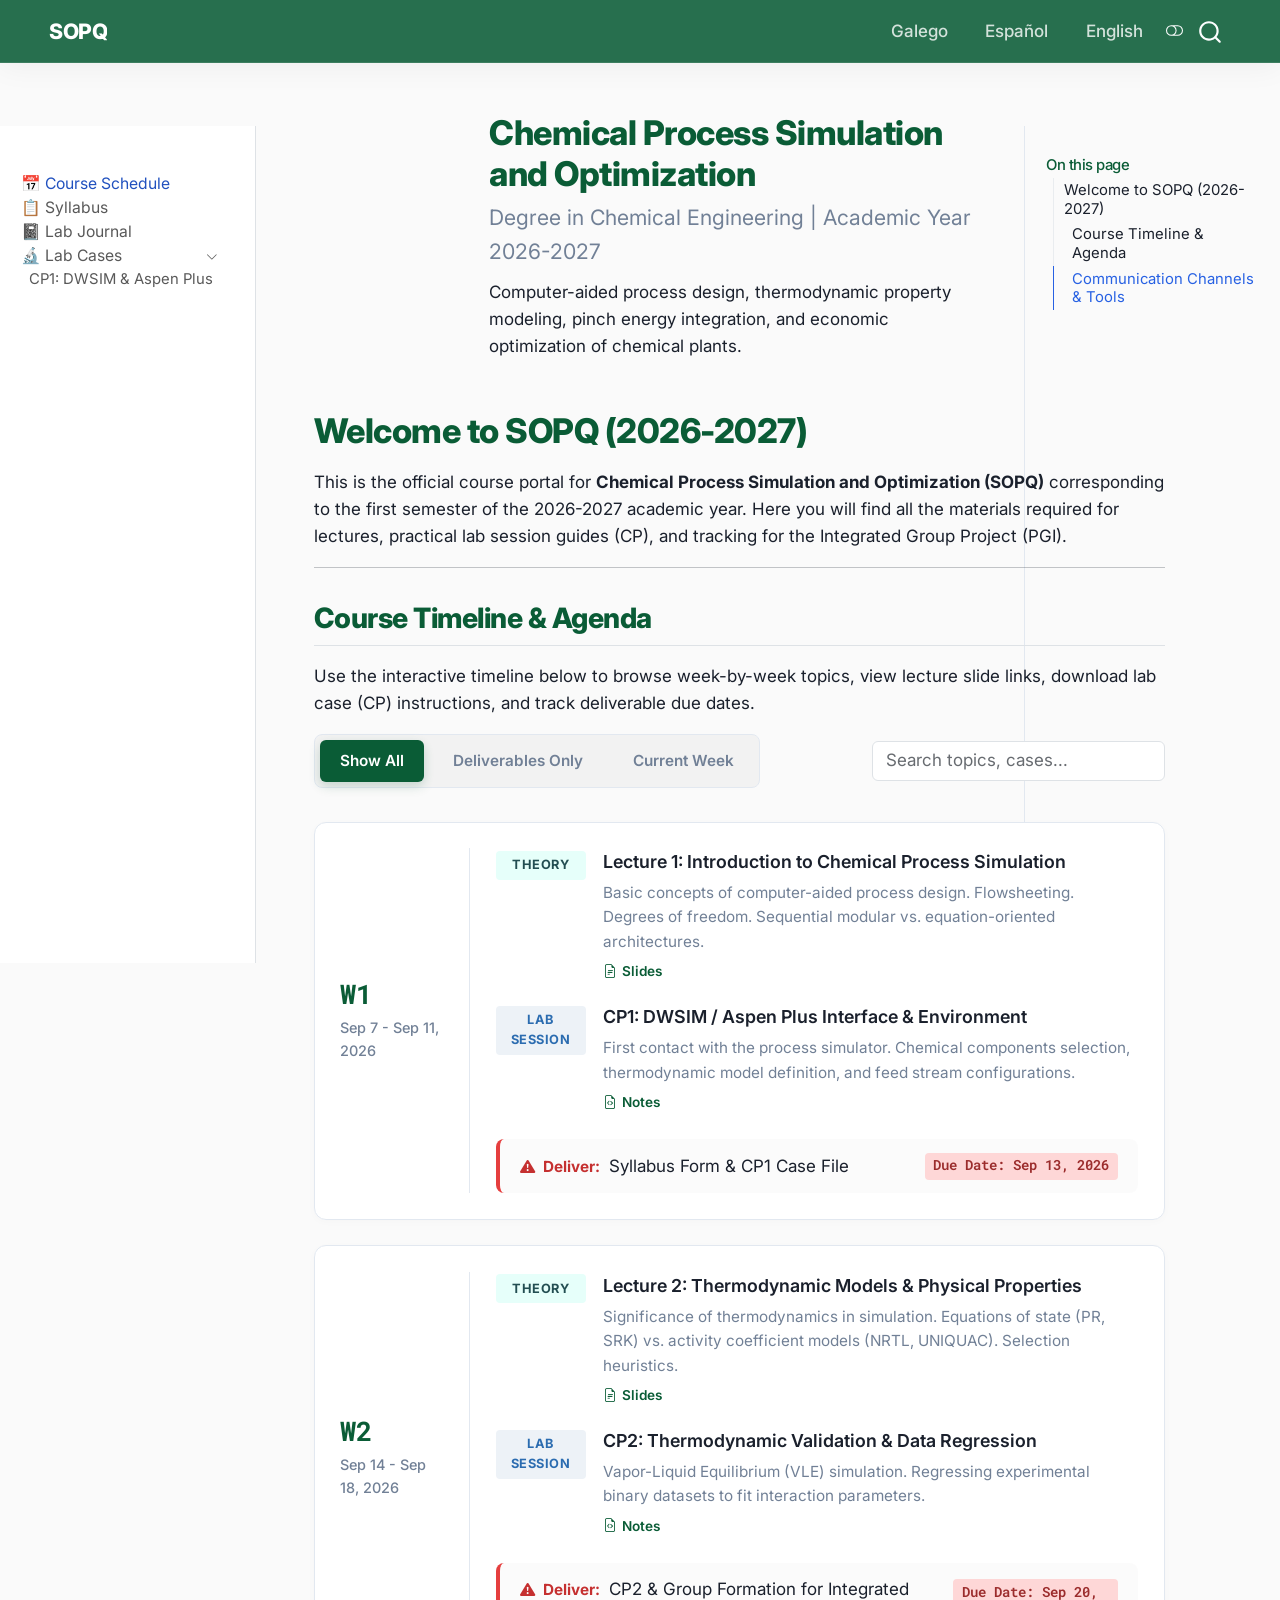
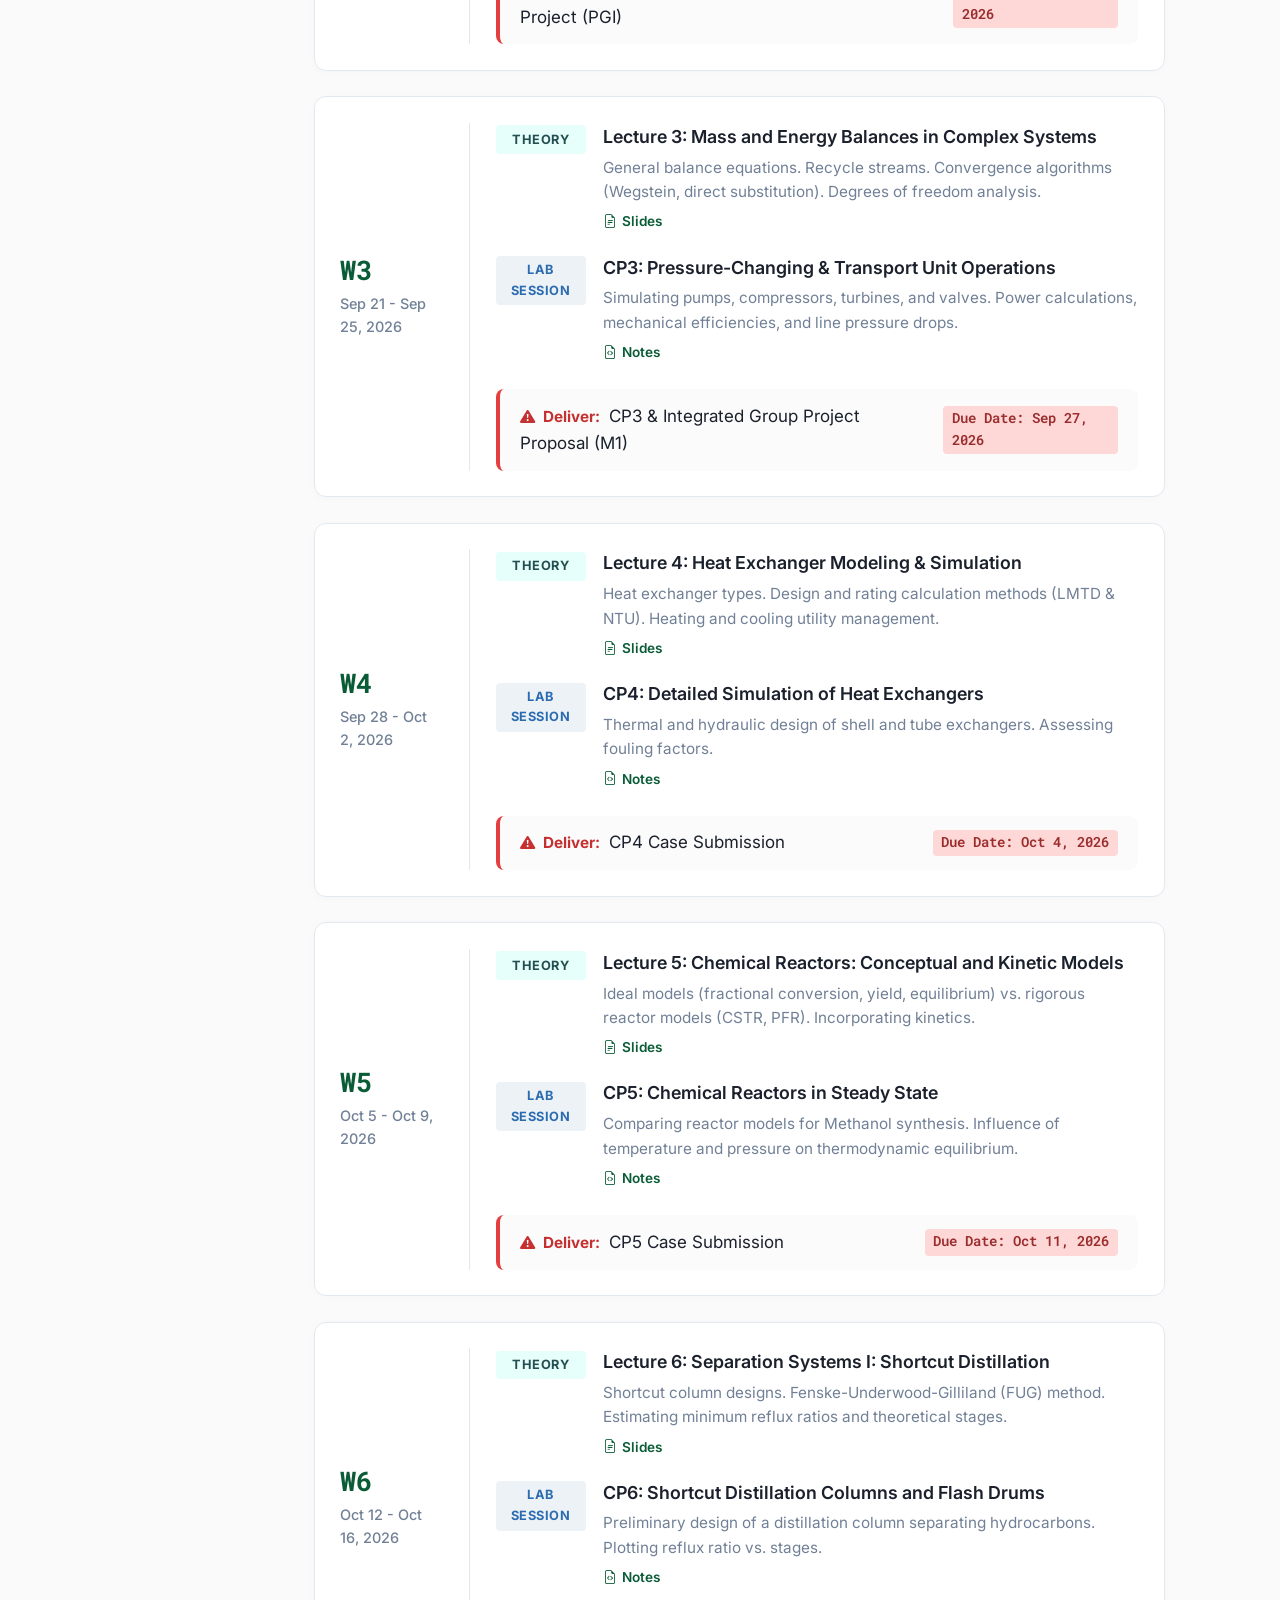
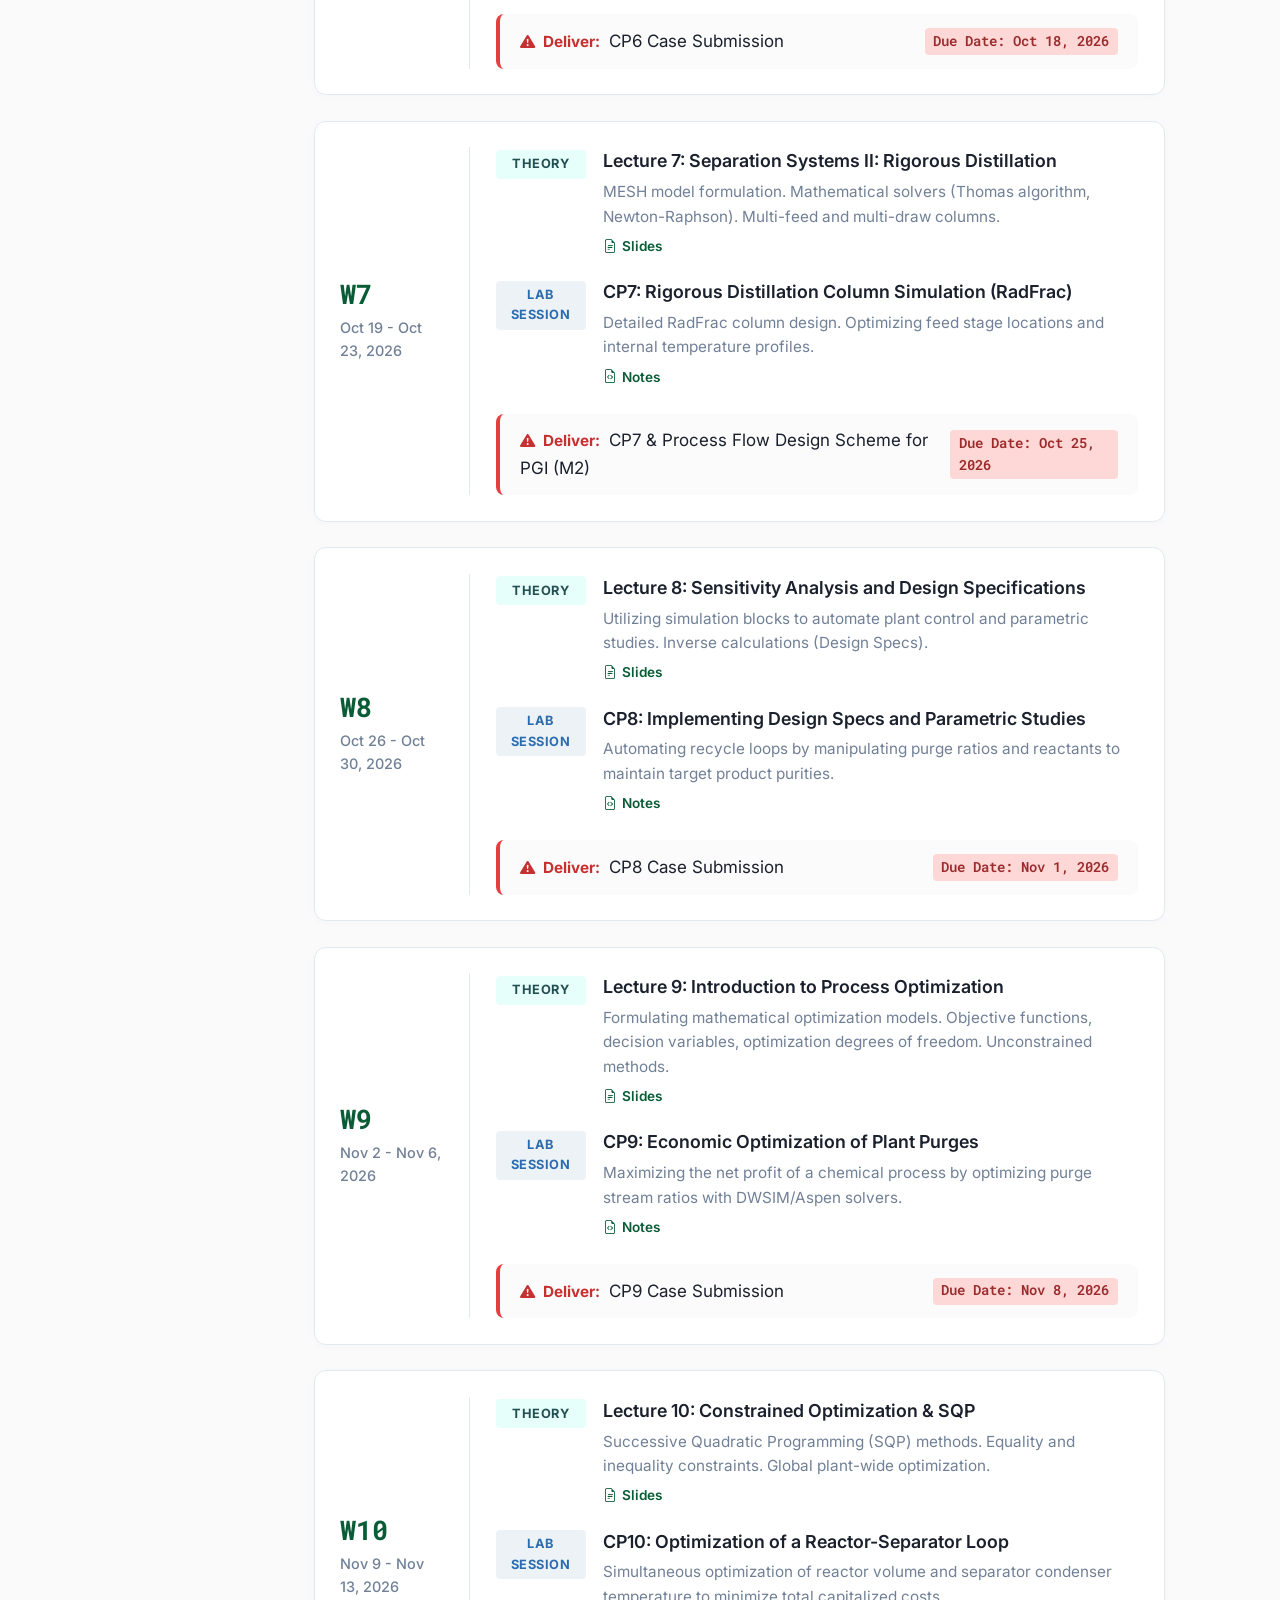
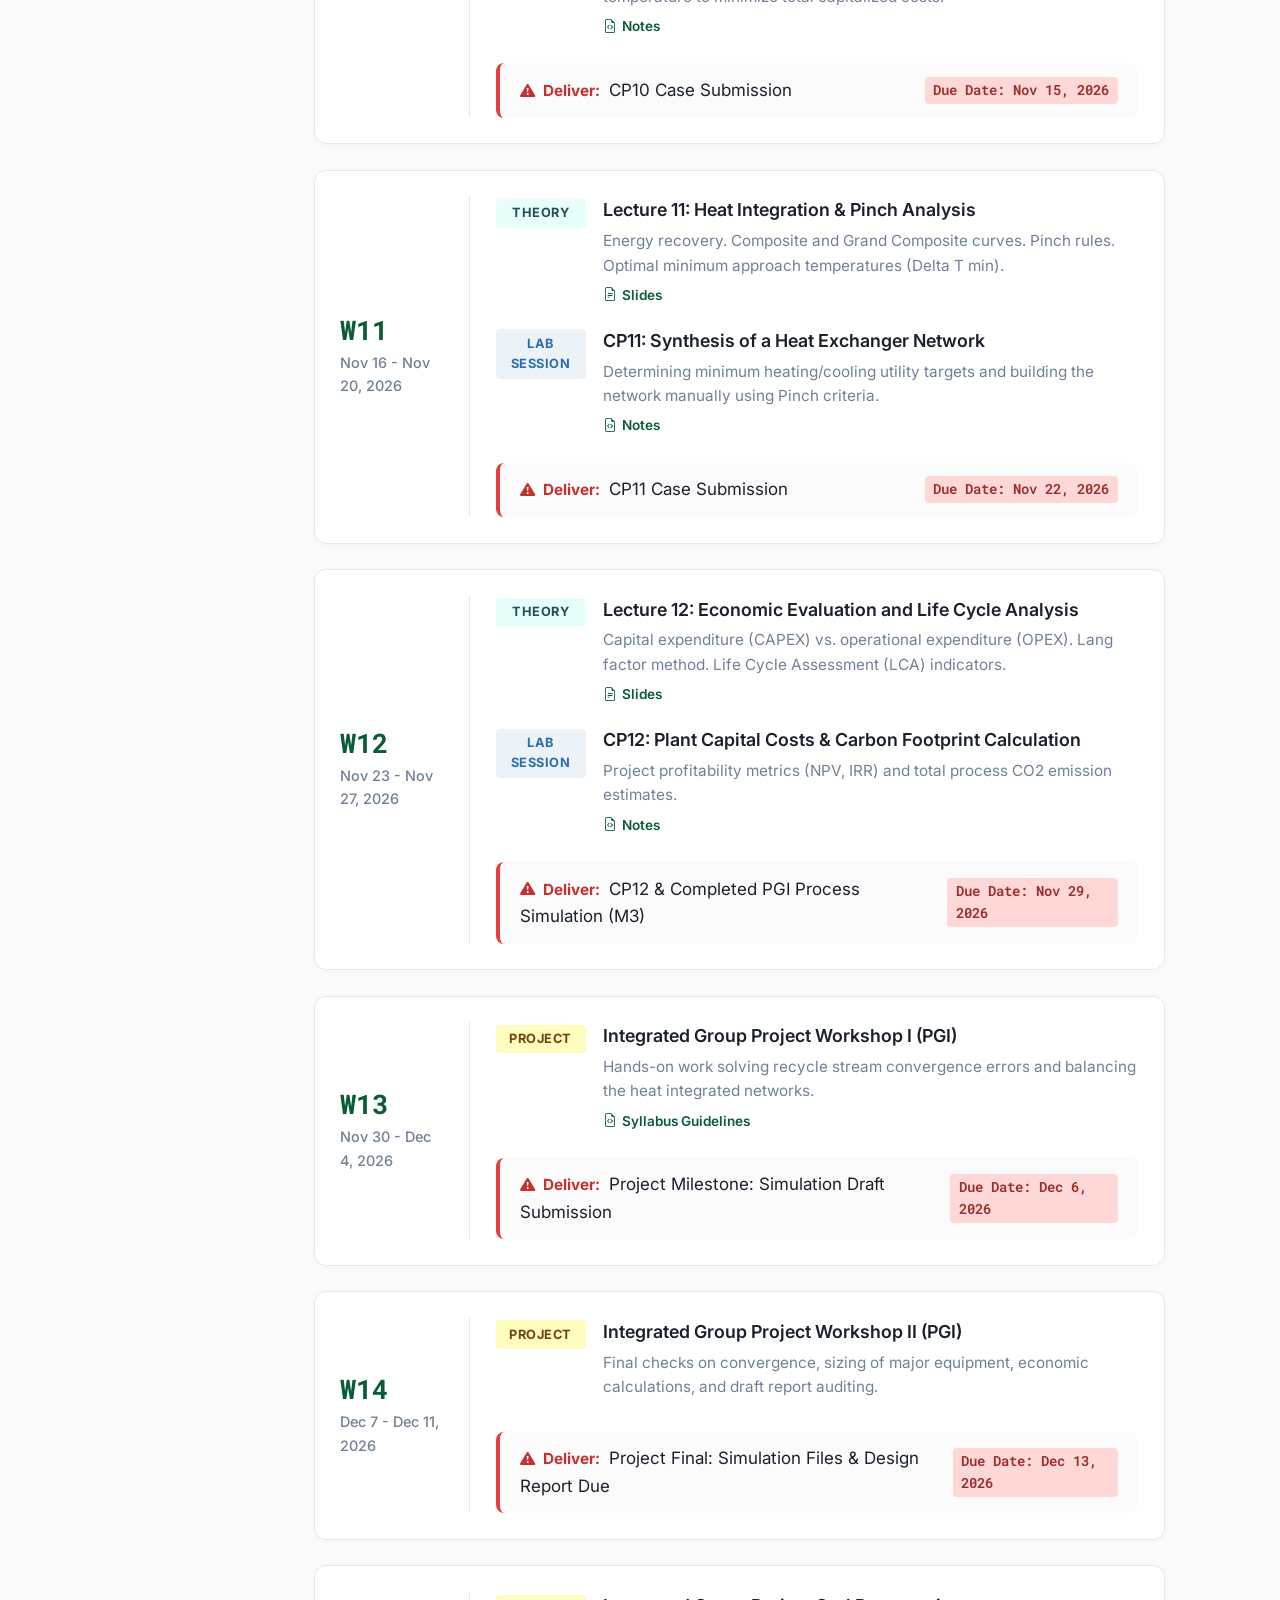
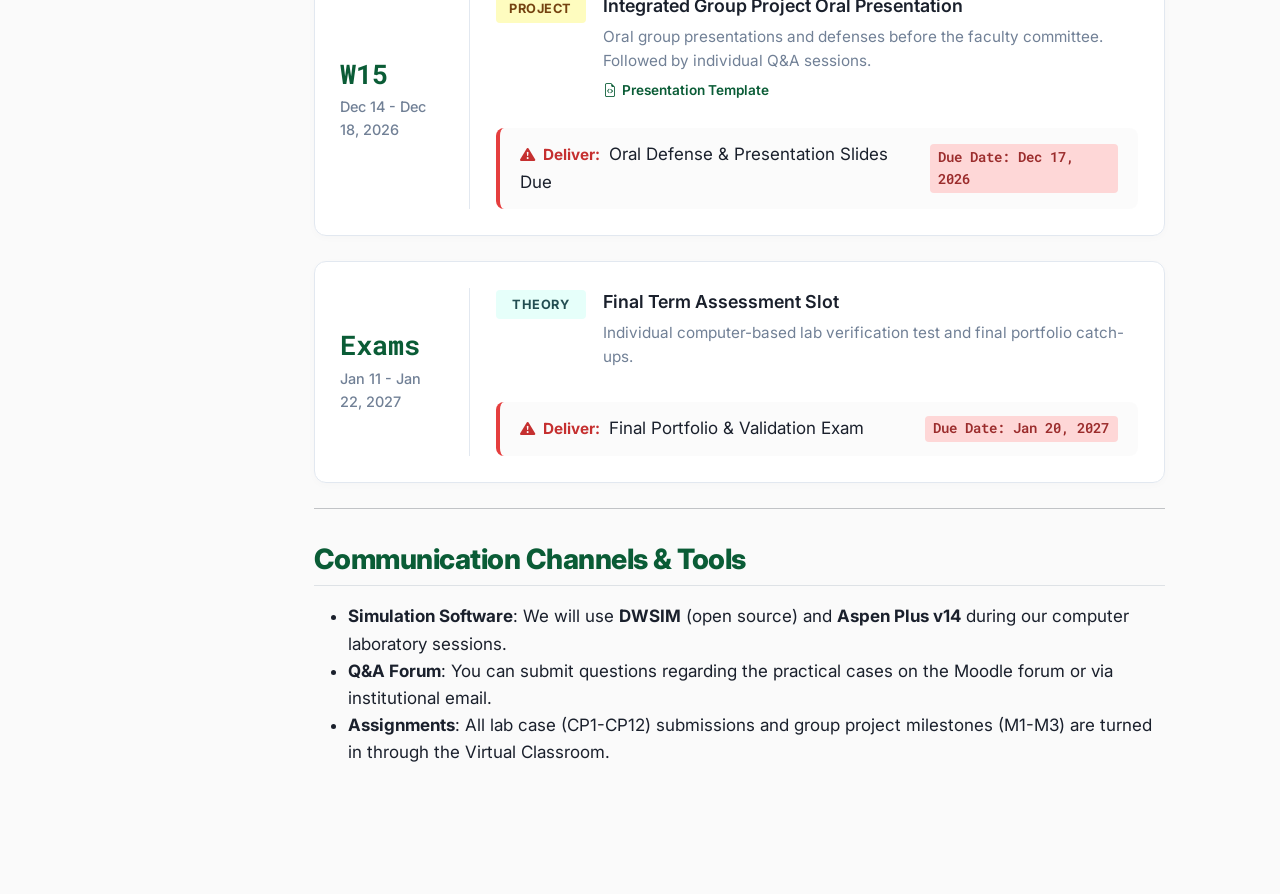
<file: en/index.html>
<!DOCTYPE html>
<html xmlns="http://www.w3.org/1999/xhtml" lang="en" xml:lang="en"><head>

<meta charset="utf-8">
<meta name="generator" content="quarto-1.11.5">

<meta name="viewport" content="width=device-width, initial-scale=1.0, user-scalable=yes">

<meta name="description" content="Computer-aided process design, thermodynamic property modeling, pinch energy integration, and economic optimization of chemical plants.">

<title>Chemical Process Simulation and Optimization – SOPQ</title>
<style>
/* Default styles provided by pandoc.
** See https://pandoc.org/MANUAL.html#variables-for-html for config info.
*/
span.smallcaps{font-variant: small-caps;}
div.columns{display: flex; gap: 1.5em;}
div.column{flex: auto;}
@media screen {
div.columns{gap: min(4vw, 1.5em);}
div.column{overflow-x: auto;}
}
div.hanging-indent{margin-left: 1.5em; text-indent: -1.5em;}
ul.task-list{list-style: none;}
ul.task-list li input[type="checkbox"] {
  width: 0.8em;
  margin: 0 0.8em 0.2em -1em; /* quarto-specific, see https://github.com/quarto-dev/quarto-cli/issues/4556 */ 
  vertical-align: middle;
}
</style>


<script src="../site_libs/quarto-nav/quarto-nav.js"></script>
<script src="../site_libs/quarto-nav/headroom.min.js"></script>
<script src="../site_libs/clipboard/clipboard.min.js"></script>
<script src="../site_libs/quarto-search/autocomplete.umd.js"></script>
<script src="../site_libs/quarto-search/fuse.min.js"></script>
<script src="../site_libs/quarto-search/quarto-search.js"></script>
<meta name="quarto:offset" content="../">
<script src="../site_libs/quarto-html/quarto.js" type="module"></script>
<script src="../site_libs/quarto-html/tabsets/tabsets.js" type="module"></script>
<script src="../site_libs/quarto-html/popper.min.js"></script>
<script src="../site_libs/quarto-html/tippy.umd.min.js"></script>
<script src="../site_libs/quarto-html/anchor.min.js"></script>
<link href="../site_libs/quarto-html/tippy.css" rel="stylesheet">
<link href="../site_libs/quarto-html/quarto-syntax-highlighting-3b9ea68436acb9022c2fbce6dbb58b06.css" rel="stylesheet" class="quarto-color-scheme" id="quarto-text-highlighting-styles">
<link href="../site_libs/quarto-html/quarto-syntax-highlighting-dark-3572e2e2f69417ab8e71045b87c14ed7.css" rel="stylesheet" class="quarto-color-scheme quarto-color-alternate" id="quarto-text-highlighting-styles">
<link href="../site_libs/quarto-html/quarto-syntax-highlighting-3b9ea68436acb9022c2fbce6dbb58b06.css" rel="stylesheet" class="quarto-color-scheme-extra" id="quarto-text-highlighting-styles">
<script src="../site_libs/bootstrap/bootstrap.min.js"></script>
<link href="../site_libs/bootstrap/bootstrap-icons.css" rel="stylesheet">
<link href="../site_libs/bootstrap/bootstrap-cd5f6492f282d55dff150c5248537eb5.min.css" rel="stylesheet" append-hash="true" class="quarto-color-scheme" id="quarto-bootstrap" data-mode="light">
<link href="../site_libs/bootstrap/bootstrap-dark-f990fce459130405219da0f9ee26bdc8.min.css" rel="stylesheet" append-hash="true" class="quarto-color-scheme quarto-color-alternate" id="quarto-bootstrap" data-mode="dark">
<link href="../site_libs/bootstrap/bootstrap-cd5f6492f282d55dff150c5248537eb5.min.css" rel="stylesheet" append-hash="true" class="quarto-color-scheme-extra" id="quarto-bootstrap" data-mode="light">
<script id="quarto-search-options" type="application/json">{
  "location": "navbar",
  "copy-button": false,
  "collapse-after": 3,
  "panel-placement": "end",
  "type": "overlay",
  "limit": 50,
  "keyboard-shortcut": [
    "f",
    "/",
    "s"
  ],
  "show-item-context": false,
  "language": {
    "search-no-results-text": "No results",
    "search-matching-documents-text": "matching documents",
    "search-copy-link-title": "Copy link to search",
    "search-hide-matches-text": "Hide additional matches",
    "search-more-match-text": "more match in this document",
    "search-more-matches-text": "more matches in this document",
    "search-clear-button-title": "Clear",
    "search-text-placeholder": "",
    "search-detached-cancel-button-title": "Cancel",
    "search-submit-button-title": "Submit",
    "search-label": "Search"
  }
}</script>
<script>
  (function() {
    // 1. Detect active language from URL path
    var path = window.location.pathname;
    var lang = 'gl';
    if (path.indexOf('/es/') !== -1) {
      lang = 'es';
    } else if (path.indexOf('/en/') !== -1) {
      lang = 'en';
    }
    document.documentElement.classList.add('lang-' + lang);
    document.documentElement.setAttribute('lang', lang);

    // 2. Compute project root relative path prefix dynamically
    var prefix = '';
    var scripts = document.getElementsByTagName('script');
    for (var i = 0; i < scripts.length; i++) {
      var src = scripts[i].getAttribute('src');
      if (src && src.indexOf('site_libs/') !== -1) {
        prefix = src.substring(0, src.indexOf('site_libs/'));
        break;
      }
    }
    
    // Fallback based on subdirectory depth
    if (!prefix) {
      var segments = path.split('/').filter(Boolean);
      if (segments.length > 0 && segments[segments.length - 1].indexOf('.html') !== -1) {
        segments.pop();
      }
      if (segments.length > 0 && (segments[0] === 'gl' || segments[0] === 'es' || segments[0] === 'en')) {
        prefix = '../'.repeat(segments.length);
      }
    }

    window.SOPQ_PATH_PREFIX = prefix;

    // 3. Dynamically inject schedule.js
    var scriptEl = document.createElement('script');
    scriptEl.src = prefix + 'schedule.js';
    scriptEl.defer = true;
    document.head.appendChild(scriptEl);
  })();
</script>


<link rel="stylesheet" href="../styles.css">
</head>

<body class="nav-sidebar docked nav-fixed quarto-light"><a id="quarto-skip-link" class="visually-hidden-focusable" href="#quarto-document-content">Skip to main content</a><script id="quarto-html-before-body" type="application/javascript">
    const toggleBodyColorMode = (bsSheetEl) => {
      const mode = bsSheetEl.getAttribute("data-mode");
      const bodyEl = window.document.querySelector("body");
      if (mode === "dark") {
        bodyEl.classList.add("quarto-dark");
        bodyEl.classList.remove("quarto-light");
      } else {
        bodyEl.classList.add("quarto-light");
        bodyEl.classList.remove("quarto-dark");
      }
    }
    const toggleBodyColorPrimary = () => {
      const bsSheetEl = window.document.querySelector("link#quarto-bootstrap:not([rel=disabled-stylesheet])");
      if (bsSheetEl) {
        toggleBodyColorMode(bsSheetEl);
      }
    }
    const setColorSchemeToggle = (alternate) => {
      const toggles = window.document.querySelectorAll('.quarto-color-scheme-toggle');
      for (let i=0; i < toggles.length; i++) {
        const toggle = toggles[i];
        if (toggle) {
          toggle.setAttribute("aria-checked", alternate ? "true" : "false");
          if (alternate) {
            toggle.classList.add("alternate");
          } else {
            toggle.classList.remove("alternate");
          }
        }
      }
    };
    const toggleColorMode = (alternate) => {
      // Switch the stylesheets
      const primaryStylesheets = window.document.querySelectorAll('link.quarto-color-scheme:not(.quarto-color-alternate)');
      const alternateStylesheets = window.document.querySelectorAll('link.quarto-color-scheme.quarto-color-alternate');
      manageTransitions('#quarto-margin-sidebar .nav-link', false);
      if (alternate) {
        // note: dark is layered on light, we don't disable primary!
        enableStylesheet(alternateStylesheets);
        for (const sheetNode of alternateStylesheets) {
          if (sheetNode.id === "quarto-bootstrap") {
            toggleBodyColorMode(sheetNode);
          }
        }
      } else {
        disableStylesheet(alternateStylesheets);
        enableStylesheet(primaryStylesheets)
        toggleBodyColorPrimary();
      }
      manageTransitions('#quarto-margin-sidebar .nav-link', true);
      // Switch the toggles
      setColorSchemeToggle(alternate)
      // Hack to workaround the fact that safari doesn't
      // properly recolor the scrollbar when toggling (#1455)
      if (navigator.userAgent.indexOf('Safari') > 0 && navigator.userAgent.indexOf('Chrome') == -1) {
        manageTransitions("body", false);
        window.scrollTo(0, 1);
        setTimeout(() => {
          window.scrollTo(0, 0);
          manageTransitions("body", true);
        }, 40);
      }
    }
    const disableStylesheet = (stylesheets) => {
      for (let i=0; i < stylesheets.length; i++) {
        const stylesheet = stylesheets[i];
        stylesheet.rel = 'disabled-stylesheet';
      }
    }
    const enableStylesheet = (stylesheets) => {
      for (let i=0; i < stylesheets.length; i++) {
        const stylesheet = stylesheets[i];
        if(stylesheet.rel !== 'stylesheet') { // for Chrome, which will still FOUC without this check
          stylesheet.rel = 'stylesheet';
        }
      }
    }
    const manageTransitions = (selector, allowTransitions) => {
      const els = window.document.querySelectorAll(selector);
      for (let i=0; i < els.length; i++) {
        const el = els[i];
        if (allowTransitions) {
          el.classList.remove('notransition');
        } else {
          el.classList.add('notransition');
        }
      }
    }
    const isFileUrl = () => {
      return window.location.protocol === 'file:';
    }
    const hasAlternateSentinel = () => {
      let styleSentinel = getColorSchemeSentinel();
      if (styleSentinel !== null) {
        return styleSentinel === "alternate";
      } else {
        return false;
      }
    }
    const setStyleSentinel = (alternate) => {
      const value = alternate ? "alternate" : "default";
      if (!isFileUrl()) {
        window.localStorage.setItem("quarto-color-scheme", value);
      } else {
        localAlternateSentinel = value;
      }
    }
    const getColorSchemeSentinel = () => {
      if (!isFileUrl()) {
        const storageValue = window.localStorage.getItem("quarto-color-scheme");
        return storageValue != null ? storageValue : localAlternateSentinel;
      } else {
        return localAlternateSentinel;
      }
    }
    const toggleGiscusIfUsed = (isAlternate, darkModeDefault) => {
      const baseTheme = document.querySelector('#giscus-base-theme')?.value ?? 'light';
      const alternateTheme = document.querySelector('#giscus-alt-theme')?.value ?? 'dark';
      let newTheme = '';
      if(authorPrefersDark) {
        newTheme = isAlternate ? baseTheme : alternateTheme;
      } else {
        newTheme = isAlternate ? alternateTheme : baseTheme;
      }
      const changeGiscusTheme = () => {
        // From: https://github.com/giscus/giscus/issues/336
        const sendMessage = (message) => {
          const iframe = document.querySelector('iframe.giscus-frame');
          if (!iframe) return;
          iframe.contentWindow.postMessage({ giscus: message }, 'https://giscus.app');
        }
        sendMessage({
          setConfig: {
            theme: newTheme
          }
        });
      }
      const isGiscussLoaded = window.document.querySelector('iframe.giscus-frame') !== null;
      if (isGiscussLoaded) {
        changeGiscusTheme();
      }
    };
    const authorPrefersDark = false;
    const darkModeDefault = authorPrefersDark;
      document.querySelector('link#quarto-text-highlighting-styles.quarto-color-scheme-extra').rel = 'disabled-stylesheet';
      document.querySelector('link#quarto-bootstrap.quarto-color-scheme-extra').rel = 'disabled-stylesheet';
    let localAlternateSentinel = darkModeDefault ? 'alternate' : 'default';
    // Dark / light mode switch
    window.quartoToggleColorScheme = () => {
      // Read the current dark / light value
      let toAlternate = !hasAlternateSentinel();
      toggleColorMode(toAlternate);
      setStyleSentinel(toAlternate);
      toggleGiscusIfUsed(toAlternate, darkModeDefault);
      window.dispatchEvent(new Event('resize'));
    };
    // Switch to dark mode if need be
    if (hasAlternateSentinel()) {
      toggleColorMode(true);
    } else {
      toggleColorMode(false);
    }
  </script>

<div id="quarto-search-results"></div>
  <header id="quarto-header" class="headroom fixed-top">
    <nav class="navbar navbar-expand-lg " data-bs-theme="dark" aria-label="Site">
      <div class="navbar-container container-fluid">
      <div class="navbar-brand-container mx-auto">
    <a class="navbar-brand" href="../index.html">
    <span class="navbar-title">SOPQ</span>
    </a>
  </div>
            <div id="quarto-search" class="" title="Search"></div>
          <button class="navbar-toggler" type="button" data-bs-toggle="collapse" data-bs-target="#navbarCollapse" aria-controls="navbarCollapse" aria-expanded="false" aria-label="Toggle navigation" onclick="if (window.quartoToggleHeadroom) { window.quartoToggleHeadroom(); }">
  <span class="navbar-toggler-icon"></span>
</button>
          <div class="collapse navbar-collapse" id="navbarCollapse">
            <ul class="navbar-nav navbar-nav-scroll me-auto">
  <li class="nav-item">
    <a class="nav-link" href="../index.html"> 
<span class="menu-text">SOPQ</span></a>
  </li>  
  <li class="nav-item">
    <a class="nav-link" href="../gl/guia-docente.html"> 
<span class="menu-text">Guía Docente</span></a>
  </li>  
  <li class="nav-item">
    <a class="nav-link" href="../gl/blog/index.html"> 
<span class="menu-text">Blog</span></a>
  </li>  
  <li class="nav-item">
    <a class="nav-link" href="../es/index.html"> 
<span class="menu-text">SOPQ</span></a>
  </li>  
  <li class="nav-item">
    <a class="nav-link" href="../es/guia-docente.html"> 
<span class="menu-text">Guía Docente</span></a>
  </li>  
  <li class="nav-item">
    <a class="nav-link" href="../es/blog/index.html"> 
<span class="menu-text">Blog</span></a>
  </li>  
  <li class="nav-item">
    <a class="nav-link active" href="../en/index.html" aria-current="page"> 
<span class="menu-text">SOPQ</span></a>
  </li>  
  <li class="nav-item">
    <a class="nav-link" href="../en/guia-docente.html"> 
<span class="menu-text">Syllabus</span></a>
  </li>  
  <li class="nav-item">
    <a class="nav-link" href="../en/blog/index.html"> 
<span class="menu-text">Blog</span></a>
  </li>  
</ul>
            <ul class="navbar-nav navbar-nav-scroll ms-auto">
  <li class="nav-item">
    <a class="nav-link" href="../index.html"> 
<span class="menu-text">Galego</span></a>
  </li>  
  <li class="nav-item">
    <a class="nav-link" href="../es/index.html"> 
<span class="menu-text">Español</span></a>
  </li>  
  <li class="nav-item">
    <a class="nav-link" href="../en/index.html"> 
<span class="menu-text">English</span></a>
  </li>  
</ul>
          </div> <!-- /navcollapse -->
            <div class="quarto-navbar-tools">
  <button type="button" role="switch" aria-checked="false" class="quarto-color-scheme-toggle quarto-navigation-tool  px-1" onclick="window.quartoToggleColorScheme(); return false;" title="Toggle dark mode" aria-label="Toggle dark mode"><i class="bi"></i></button>
</div>
      </div> <!-- /container-fluid -->
    </nav>
  <nav class="quarto-secondary-nav" aria-label="Toolbar">
    <div class="container-fluid d-flex">
      <button type="button" class="quarto-btn-toggle btn" data-bs-toggle="collapse" role="button" data-bs-target=".quarto-sidebar-collapse-item" aria-controls="quarto-sidebar" aria-expanded="false" aria-label="Toggle sidebar navigation" onclick="if (window.quartoToggleHeadroom) { window.quartoToggleHeadroom(); }">
        <i class="bi bi-layout-text-sidebar-reverse"></i>
      </button>
        <nav class="quarto-page-breadcrumbs" aria-label="Breadcrumbs"><ol class="breadcrumb"><li class="breadcrumb-item"><a href="../en/index.html">📅 Course Schedule</a></li></ol></nav>
        <a class="flex-grow-1" data-bs-toggle="collapse" data-bs-target=".quarto-sidebar-collapse-item" onclick="if (window.quartoToggleHeadroom) { window.quartoToggleHeadroom(); }">      
        </a>
    </div>
  </nav>
</header>
<!-- content -->
<div id="quarto-content" class="quarto-container page-columns page-rows-contents page-layout-full page-navbar">
<!-- sidebar -->
  <nav id="quarto-sidebar" class="sidebar collapse collapse-horizontal quarto-sidebar-collapse-item sidebar-navigation docked overflow-auto" aria-label="Section">
    <div class="sidebar-menu-container"> 
    <ul class="list-unstyled mt-1">
        <li class="sidebar-item">
  <div class="sidebar-item-container"> 
  <a href="../en/index.html" class="sidebar-item-text sidebar-link active">
 <span class="menu-text">📅 Course Schedule</span></a>
  </div>
</li>
        <li class="sidebar-item">
  <div class="sidebar-item-container"> 
  <a href="../en/guia-docente.html" class="sidebar-item-text sidebar-link">
 <span class="menu-text">📋 Syllabus</span></a>
  </div>
</li>
        <li class="sidebar-item">
  <div class="sidebar-item-container"> 
  <a href="../en/blog/index.html" class="sidebar-item-text sidebar-link">
 <span class="menu-text">📓 Lab Journal</span></a>
  </div>
</li>
        <li class="sidebar-item sidebar-item-section">
      <div class="sidebar-item-container"> 
            <button type="button" class="sidebar-item-text sidebar-item-toggle sidebar-link text-start" data-bs-toggle="collapse" data-bs-target="#quarto-sidebar-section-1" aria-controls="quarto-sidebar-section-1" aria-expanded="true">
 <span class="menu-text" id="quarto-sidebar-section-1-label">🔬 Lab Cases</span><i class="bi bi-chevron-right" aria-hidden="true"></i></button>
      </div>
      <ul id="quarto-sidebar-section-1" aria-labelledby="quarto-sidebar-section-1-label" class="collapse list-unstyled sidebar-section depth1 show">  
          <li class="sidebar-item">
  <div class="sidebar-item-container"> 
  <a href="../en/blog/posts/cp1-intro.html" class="sidebar-item-text sidebar-link">
 <span class="menu-text">CP1: DWSIM &amp; Aspen Plus</span></a>
  </div>
</li>
      </ul>
  </li>
    </ul>
    </div>
</nav>
<div id="quarto-sidebar-glass" class="quarto-sidebar-collapse-item" data-bs-toggle="collapse" data-bs-target=".quarto-sidebar-collapse-item"></div>
<!-- margin-sidebar -->
    <div id="quarto-margin-sidebar" class="sidebar margin-sidebar">
        <nav id="TOC" role="doc-toc" aria-labelledby="toc-title" class="toc-active">
    <h2 id="toc-title">On this page</h2>
   
  <ul>
  <li><a href="#welcome-to-sopq-2026-2027" id="toc-welcome-to-sopq-2026-2027" class="nav-link active" data-scroll-target="#welcome-to-sopq-2026-2027">Welcome to SOPQ (2026-2027)</a>
  <ul class="collapse">
  <li><a href="#course-timeline-agenda" id="toc-course-timeline-agenda" class="nav-link" data-scroll-target="#course-timeline-agenda">Course Timeline &amp; Agenda</a></li>
  <li><a href="#communication-channels-tools" id="toc-communication-channels-tools" class="nav-link" data-scroll-target="#communication-channels-tools">Communication Channels &amp; Tools</a></li>
  </ul></li>
  </ul>
</nav>
    </div>
<!-- main -->
<main class="content page-columns page-full column-body" id="quarto-document-content" tabindex="-1">


<header id="title-block-header" class="quarto-title-block default">
<div class="quarto-title">
<h1 class="title">Chemical Process Simulation and Optimization</h1>
<p class="subtitle lead">Degree in Chemical Engineering | Academic Year 2026-2027</p>
</div>

<div>
  <div class="description">
    Computer-aided process design, thermodynamic property modeling, pinch energy integration, and economic optimization of chemical plants.
  </div>
</div>


<div class="quarto-title-meta column-body">

    
  
    
  </div>
  


</header>


<section id="welcome-to-sopq-2026-2027" class="level1 column-page">
<h1>Welcome to SOPQ (2026-2027)</h1>
<p>This is the official course portal for <strong>Chemical Process Simulation and Optimization (SOPQ)</strong> corresponding to the first semester of the 2026-2027 academic year. Here you will find all the materials required for lectures, practical lab session guides (CP), and tracking for the Integrated Group Project (PGI).</p>
<hr>
<section id="course-timeline-agenda" class="level2">
<h2 class="anchored" data-anchor-id="course-timeline-agenda">Course Timeline &amp; Agenda</h2>
<p>Use the interactive timeline below to browse week-by-week topics, view lecture slide links, download lab case (CP) instructions, and track deliverable due dates.</p>
<div id="schedule-timeline">

</div>
<hr>
</section>
<section id="communication-channels-tools" class="level2">
<h2 class="anchored" data-anchor-id="communication-channels-tools">Communication Channels &amp; Tools</h2>
<ul>
<li><strong>Simulation Software</strong>: We will use <strong>DWSIM</strong> (open source) and <strong>Aspen Plus v14</strong> during our computer laboratory sessions.</li>
<li><strong>Q&amp;A Forum</strong>: You can submit questions regarding the practical cases on the Moodle forum or via institutional email.</li>
<li><strong>Assignments</strong>: All lab case (CP1-CP12) submissions and group project milestones (M1-M3) are turned in through the Virtual Classroom.</li>
</ul>
</section>
</section>



</main> <!-- /main -->
<script>
  // Add custom active state classes to navbar links on load
  document.addEventListener("DOMContentLoaded", function() {
    var path = window.location.pathname;
    var navLinks = document.querySelectorAll('.navbar-nav .nav-link');
    navLinks.forEach(function(link) {
      var href = link.getAttribute('href');
      if (href) {
        if (path.endsWith(href) || (href === 'index.html' && path.endsWith('/'))) {
          link.classList.add('active');
        }
      }
    });
  });
</script>
<script id="quarto-html-after-body" type="application/javascript">
  window.document.addEventListener("DOMContentLoaded", function (event) {
    // Ensure there is a toggle, if there isn't float one in the top right
    if (window.document.querySelector('.quarto-color-scheme-toggle') === null) {
      const toggle = window.document.createElement('button');
      toggle.type = "button";
      toggle.setAttribute("role", "switch");
      toggle.setAttribute("aria-checked", "false");
      toggle.classList.add('top-right');
      toggle.classList.add('quarto-color-scheme-toggle');
      toggle.setAttribute("aria-label", "Toggle dark mode");
      toggle.onclick = function() { try { window.quartoToggleColorScheme(); } catch {} return false; };
      const i = window.document.createElement("i");
      i.classList.add('bi');
      toggle.appendChild(i);
      // Put the toggle in a landmark of its own, so that landmark navigation
      // can reach it.
      //
      // The container is always a fresh direct child of body, and the toggle is
      // never moved into page furniture that the theme or the author controls.
      // The toggle is positioned against the page, so any ancestor that
      // establishes a containing block captures it: a positioned element or a
      // grid for position: absolute, and transform, filter, will-change or
      // contain for position: fixed. A direct child of body has none of these
      // to inherit, and the shift when one appears is silent and visual.
      //
      // ARIA says a document should have at most one banner, and axe reports a
      // duplicate whether or not the banners carry distinct labels. So use a
      // header when the page has no banner yet, and a named region otherwise.
      //
      // A header is a banner wherever it sits, unless it is inside sectioning
      // content, so this cannot just look at the children of body: a custom
      // page layout wraps the title block header in a plain div. An explicit
      // role="banner" always counts.
      const sectioning = 'article, aside, main, nav, section, [role="article"], [role="complementary"], [role="main"], [role="navigation"], [role="region"]';
      const hasBanner = Array.from(
        window.document.querySelectorAll('header:not([role]), [role="banner"]')
      ).some(function(el) {
        return el.hasAttribute("role") || el.closest(sectioning) === null;
      });
      const container = window.document.createElement(hasBanner ? "div" : "header");
      if (hasBanner) {
        container.setAttribute("role", "region");
        container.setAttribute("aria-label", "Toggle dark mode");
      }
      container.classList.add('quarto-color-scheme-toggle-container');
      container.appendChild(toggle);
      window.document.body.appendChild(container);
    }
    setColorSchemeToggle(hasAlternateSentinel())
    const icon = "";
    const anchorJS = new window.AnchorJS();
    anchorJS.options = {
      placement: 'right',
      icon: icon
    };
    anchorJS.add('.anchored');
    const isCodeAnnotation = (el) => {
      for (const clz of el.classList) {
        if (clz.startsWith('code-annotation-')) {                     
          return true;
        }
      }
      return false;
    }
    const onCopySuccess = function(e) {
      // button target
      const button = e.trigger;
      // don't keep focus
      button.blur();
      // flash "checked"
      button.classList.add('code-copy-button-checked');
      var currentTitle = button.getAttribute("title");
      button.setAttribute("title", "Copied!");
      let tooltip;
      if (window.bootstrap) {
        button.setAttribute("data-bs-toggle", "tooltip");
        button.setAttribute("data-bs-placement", "left");
        button.setAttribute("data-bs-title", "Copied!");
        tooltip = new bootstrap.Tooltip(button, 
          { trigger: "manual", 
            customClass: "code-copy-button-tooltip",
            offset: [0, -8]});
        tooltip.show();    
      }
      setTimeout(function() {
        if (tooltip) {
          tooltip.hide();
          button.removeAttribute("data-bs-title");
          button.removeAttribute("data-bs-toggle");
          button.removeAttribute("data-bs-placement");
        }
        button.setAttribute("title", currentTitle);
        button.classList.remove('code-copy-button-checked');
      }, 1000);
      // clear code selection
      e.clearSelection();
    }
    const getTextToCopy = function(trigger) {
      const outerScaffold = trigger.parentElement.cloneNode(true);
      const codeEl = outerScaffold.querySelector('code');
      for (const childEl of codeEl.children) {
        if (isCodeAnnotation(childEl)) {
          childEl.remove();
        }
      }
      return codeEl.innerText;
    }
    const clipboard = new window.ClipboardJS('.code-copy-button:not([data-in-quarto-modal])', {
      text: getTextToCopy
    });
    clipboard.on('success', onCopySuccess);
    if (window.document.getElementById('quarto-embedded-source-code-modal')) {
      const clipboardModal = new window.ClipboardJS('.code-copy-button[data-in-quarto-modal]', {
        text: getTextToCopy,
        container: window.document.getElementById('quarto-embedded-source-code-modal')
      });
      clipboardModal.on('success', onCopySuccess);
    }
      var localhostRegex = new RegExp(/^(?:http|https):\/\/localhost\:?[0-9]*\//);
      var mailtoRegex = new RegExp(/^mailto:/);
        var filterRegex = new RegExp('/' + window.location.host + '/');
      var isInternal = (href) => {
          return filterRegex.test(href) || localhostRegex.test(href) || mailtoRegex.test(href);
      }
      // Inspect non-navigation links and adorn them if external
     var links = window.document.querySelectorAll('a[href]:not(.nav-link):not(.navbar-brand):not(.toc-action):not(.sidebar-link):not(.sidebar-item-toggle):not(.pagination-link):not(.no-external):not([aria-hidden]):not(.dropdown-item):not(.quarto-navigation-tool):not(.about-link)');
      for (var i=0; i<links.length; i++) {
        const link = links[i];
        if (!isInternal(link.href)) {
          // undo the damage that might have been done by quarto-nav.js in the case of
          // links that we want to consider external
          if (link.dataset.originalHref !== undefined) {
            link.href = link.dataset.originalHref;
          }
        }
      }
    function tippyHover(el, contentFn, onTriggerFn, onUntriggerFn) {
      const config = {
        allowHTML: true,
        maxWidth: 500,
        delay: 100,
        arrow: false,
        appendTo: function(el) {
            return el.parentElement;
        },
        interactive: true,
        interactiveBorder: 10,
        theme: 'quarto',
        placement: 'bottom-start',
      };
      if (contentFn) {
        config.content = contentFn;
      }
      if (onTriggerFn) {
        config.onTrigger = onTriggerFn;
      }
      if (onUntriggerFn) {
        config.onUntrigger = onUntriggerFn;
      }
      window.tippy(el, config); 
    }
    const noterefs = window.document.querySelectorAll('a[role="doc-noteref"]');
    for (var i=0; i<noterefs.length; i++) {
      const ref = noterefs[i];
      tippyHover(ref, function() {
        // use id or data attribute instead here
        let href = ref.getAttribute('data-footnote-href') || ref.getAttribute('href');
        try { href = new URL(href).hash; } catch {}
        const id = href.replace(/^#\/?/, "");
        const note = window.document.getElementById(id);
        if (note) {
          return note.innerHTML;
        } else {
          return "";
        }
      });
    }
    const xrefs = window.document.querySelectorAll('a.quarto-xref');
    const processXRef = (id, note) => {
      // Strip column container classes
      const stripColumnClz = (el) => {
        el.classList.remove("page-full", "page-columns");
        if (el.children) {
          for (const child of el.children) {
            stripColumnClz(child);
          }
        }
      }
      stripColumnClz(note)
      if (id === null || id.startsWith('sec-')) {
        // Special case sections, only their first couple elements
        const container = document.createElement("div");
        if (note.children && note.children.length > 2) {
          container.appendChild(note.children[0].cloneNode(true));
          for (let i = 1; i < note.children.length; i++) {
            const child = note.children[i];
            if (child.tagName === "P" && child.innerText === "") {
              continue;
            } else {
              container.appendChild(child.cloneNode(true));
              break;
            }
          }
          if (window.Quarto?.typesetMath) {
            window.Quarto.typesetMath(container);
          }
          return container.innerHTML
        } else {
          if (window.Quarto?.typesetMath) {
            window.Quarto.typesetMath(note);
          }
          return note.innerHTML;
        }
      } else {
        // Remove any anchor links if they are present
        const anchorLink = note.querySelector('a.anchorjs-link');
        if (anchorLink) {
          anchorLink.remove();
        }
        if (window.Quarto?.typesetMath) {
          window.Quarto.typesetMath(note);
        }
        if (note.classList.contains("callout")) {
          return note.outerHTML;
        } else {
          return note.innerHTML;
        }
      }
    }
    for (var i=0; i<xrefs.length; i++) {
      const xref = xrefs[i];
      tippyHover(xref, undefined, function(instance) {
        instance.disable();
        let url = xref.getAttribute('href');
        let hash = undefined; 
        if (url.startsWith('#')) {
          hash = url;
        } else {
          try { hash = new URL(url).hash; } catch {}
        }
        if (hash) {
          const id = hash.replace(/^#\/?/, "");
          const note = window.document.getElementById(id);
          if (note !== null) {
            try {
              const html = processXRef(id, note.cloneNode(true));
              instance.setContent(html);
            } finally {
              instance.enable();
              instance.show();
            }
          } else {
            // See if we can fetch this
            fetch(url.split('#')[0])
            .then(res => res.text())
            .then(html => {
              const parser = new DOMParser();
              const htmlDoc = parser.parseFromString(html, "text/html");
              const note = htmlDoc.getElementById(id);
              if (note !== null) {
                const html = processXRef(id, note);
                instance.setContent(html);
              } 
            }).finally(() => {
              instance.enable();
              instance.show();
            });
          }
        } else {
          // See if we can fetch a full url (with no hash to target)
          // This is a special case and we should probably do some content thinning / targeting
          fetch(url)
          .then(res => res.text())
          .then(html => {
            const parser = new DOMParser();
            const htmlDoc = parser.parseFromString(html, "text/html");
            const note = htmlDoc.querySelector('main.content');
            if (note !== null) {
              // This should only happen for chapter cross references
              // (since there is no id in the URL)
              // remove the first header
              if (note.children.length > 0 && note.children[0].tagName === "HEADER") {
                note.children[0].remove();
              }
              const html = processXRef(null, note);
              instance.setContent(html);
            } 
          }).finally(() => {
            instance.enable();
            instance.show();
          });
        }
      }, function(instance) {
      });
    }
        let selectedAnnoteEl;
        const selectorForAnnotation = ( cell, annotation) => {
          let cellAttr = 'data-code-cell="' + cell + '"';
          let lineAttr = 'data-code-annotation="' +  annotation + '"';
          const selector = 'span[' + cellAttr + '][' + lineAttr + ']';
          return selector;
        }
        const selectCodeLines = (annoteEl) => {
          const doc = window.document;
          const targetCell = annoteEl.getAttribute("data-target-cell");
          const targetAnnotation = annoteEl.getAttribute("data-target-annotation");
          const annoteSpan = window.document.querySelector(selectorForAnnotation(targetCell, targetAnnotation));
          const lines = annoteSpan.getAttribute("data-code-lines").split(",");
          const lineIds = lines.map((line) => {
            return targetCell + "-" + line;
          })
          let top = null;
          let height = null;
          let parent = null;
          if (lineIds.length > 0) {
              //compute the position of the single el (top and bottom and make a div)
              const el = window.document.getElementById(lineIds[0]);
              top = el.offsetTop;
              height = el.offsetHeight;
              parent = el.parentElement.parentElement;
            if (lineIds.length > 1) {
              const lastEl = window.document.getElementById(lineIds[lineIds.length - 1]);
              const bottom = lastEl.offsetTop + lastEl.offsetHeight;
              height = bottom - top;
            }
            if (top !== null && height !== null && parent !== null) {
              // cook up a div (if necessary) and position it 
              let div = window.document.getElementById("code-annotation-line-highlight");
              if (div === null) {
                div = window.document.createElement("div");
                div.setAttribute("id", "code-annotation-line-highlight");
                div.style.position = 'absolute';
                parent.appendChild(div);
              }
              div.style.top = top - 2 + "px";
              div.style.height = height + 4 + "px";
              div.style.left = 0;
              let gutterDiv = window.document.getElementById("code-annotation-line-highlight-gutter");
              if (gutterDiv === null) {
                gutterDiv = window.document.createElement("div");
                gutterDiv.setAttribute("id", "code-annotation-line-highlight-gutter");
                gutterDiv.style.position = 'absolute';
                const codeCell = window.document.getElementById(targetCell);
                const gutter = codeCell.querySelector('.code-annotation-gutter');
                gutter.appendChild(gutterDiv);
              }
              gutterDiv.style.top = top - 2 + "px";
              gutterDiv.style.height = height + 4 + "px";
            }
            selectedAnnoteEl = annoteEl;
          }
        };
        const unselectCodeLines = () => {
          const elementsIds = ["code-annotation-line-highlight", "code-annotation-line-highlight-gutter"];
          elementsIds.forEach((elId) => {
            const div = window.document.getElementById(elId);
            if (div) {
              div.remove();
            }
          });
          selectedAnnoteEl = undefined;
        };
          // Handle positioning of the toggle
      window.addEventListener(
        "resize",
        throttle(() => {
          elRect = undefined;
          if (selectedAnnoteEl) {
            selectCodeLines(selectedAnnoteEl);
          }
        }, 10)
      );
      function throttle(fn, ms) {
      let throttle = false;
      let timer;
        return (...args) => {
          if(!throttle) { // first call gets through
              fn.apply(this, args);
              throttle = true;
          } else { // all the others get throttled
              if(timer) clearTimeout(timer); // cancel #2
              timer = setTimeout(() => {
                fn.apply(this, args);
                timer = throttle = false;
              }, ms);
          }
        };
      }
        // Attach click handler to the DT
        const annoteDls = window.document.querySelectorAll('dt[data-target-cell]');
        for (const annoteDlNode of annoteDls) {
          annoteDlNode.addEventListener('click', (event) => {
            const clickedEl = event.target;
            if (clickedEl !== selectedAnnoteEl) {
              unselectCodeLines();
              const activeEl = window.document.querySelector('dt[data-target-cell].code-annotation-active');
              if (activeEl) {
                activeEl.classList.remove('code-annotation-active');
              }
              selectCodeLines(clickedEl);
              clickedEl.classList.add('code-annotation-active');
            } else {
              // Unselect the line
              unselectCodeLines();
              clickedEl.classList.remove('code-annotation-active');
            }
          });
        }
    const findCites = (el) => {
      const parentEl = el.parentElement;
      if (parentEl) {
        const cites = parentEl.dataset.cites;
        if (cites) {
          return {
            el,
            cites: cites.split(' ')
          };
        } else {
          return findCites(el.parentElement)
        }
      } else {
        return undefined;
      }
    };
    var bibliorefs = window.document.querySelectorAll('a[role="doc-biblioref"]');
    for (var i=0; i<bibliorefs.length; i++) {
      const ref = bibliorefs[i];
      const citeInfo = findCites(ref);
      if (citeInfo) {
        tippyHover(citeInfo.el, function() {
          var popup = window.document.createElement('div');
          citeInfo.cites.forEach(function(cite) {
            var citeDiv = window.document.createElement('div');
            citeDiv.classList.add('hanging-indent');
            citeDiv.classList.add('csl-entry');
            var biblioDiv = window.document.getElementById('ref-' + cite);
            if (biblioDiv) {
              citeDiv.innerHTML = biblioDiv.innerHTML;
            }
            popup.appendChild(citeDiv);
          });
          return popup.innerHTML;
        });
      }
    }
  });
  </script>
</div> <!-- /content -->




</body></html>
</file>
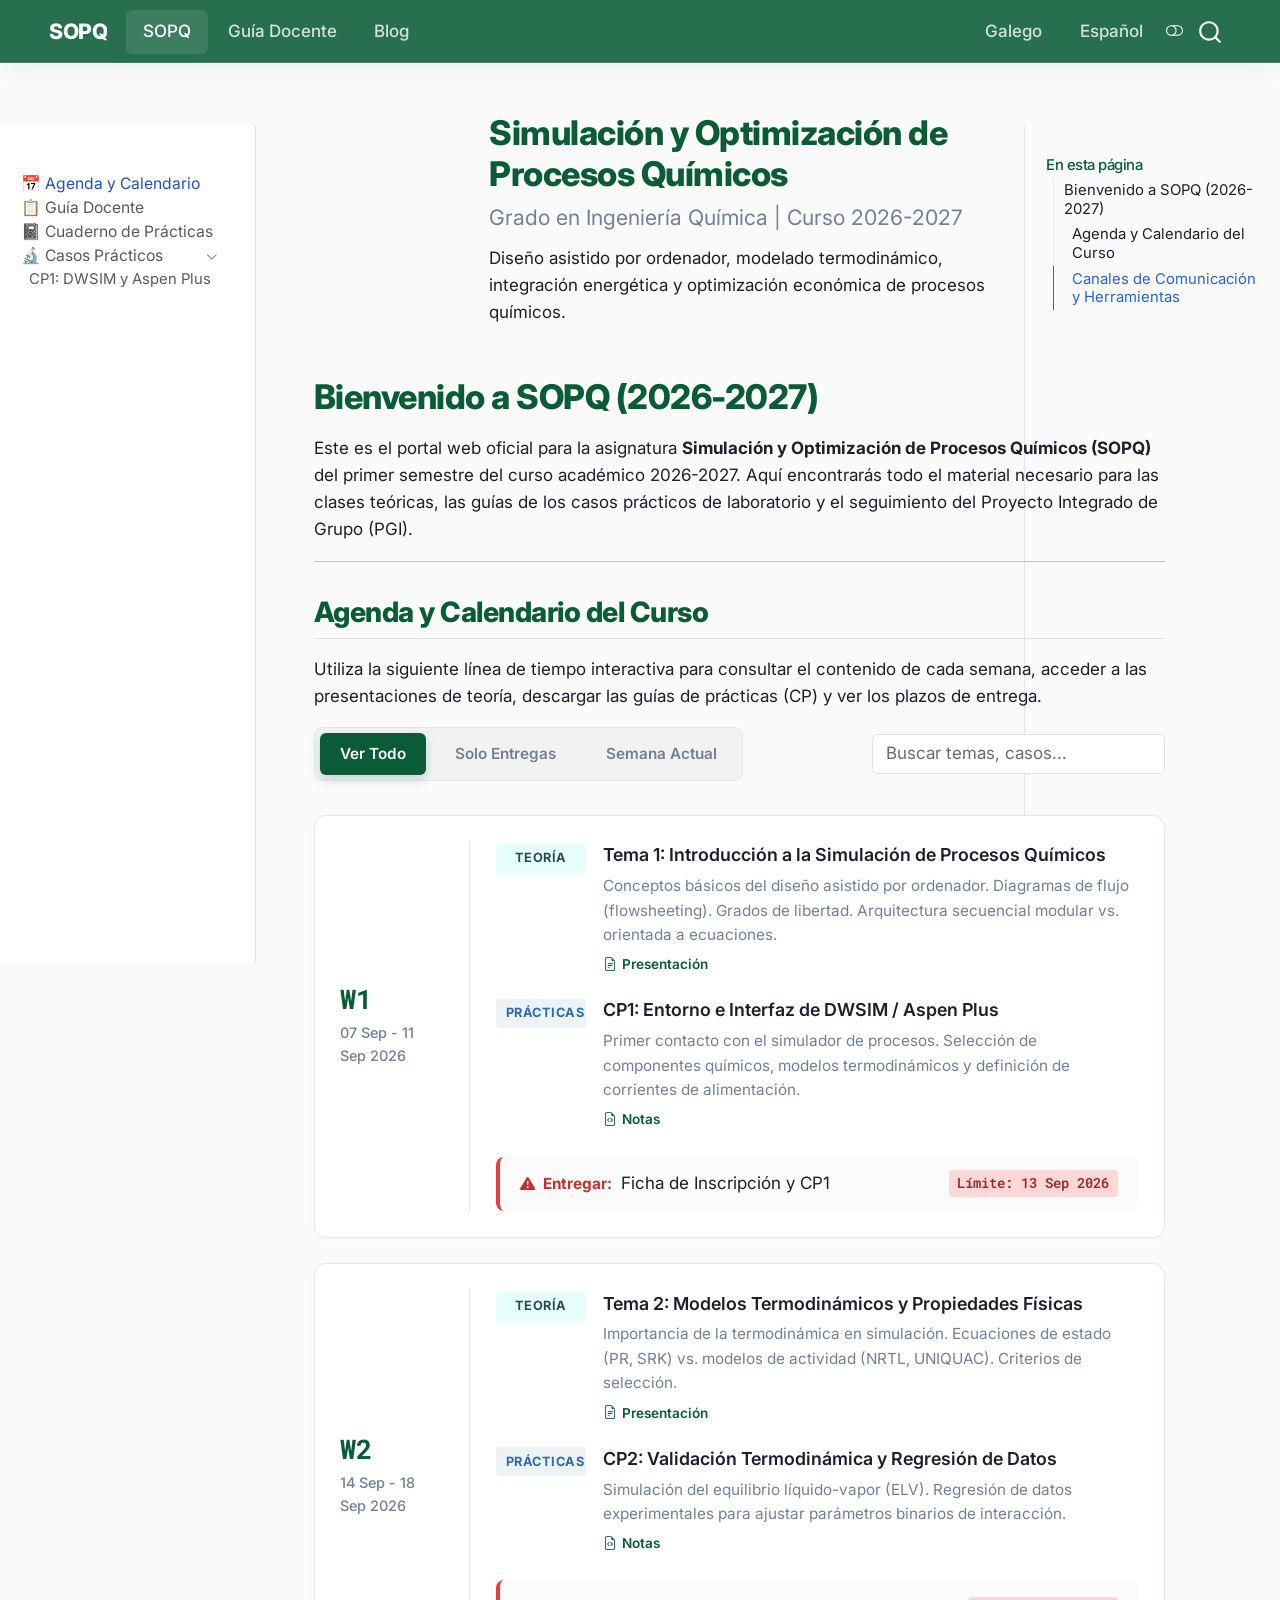
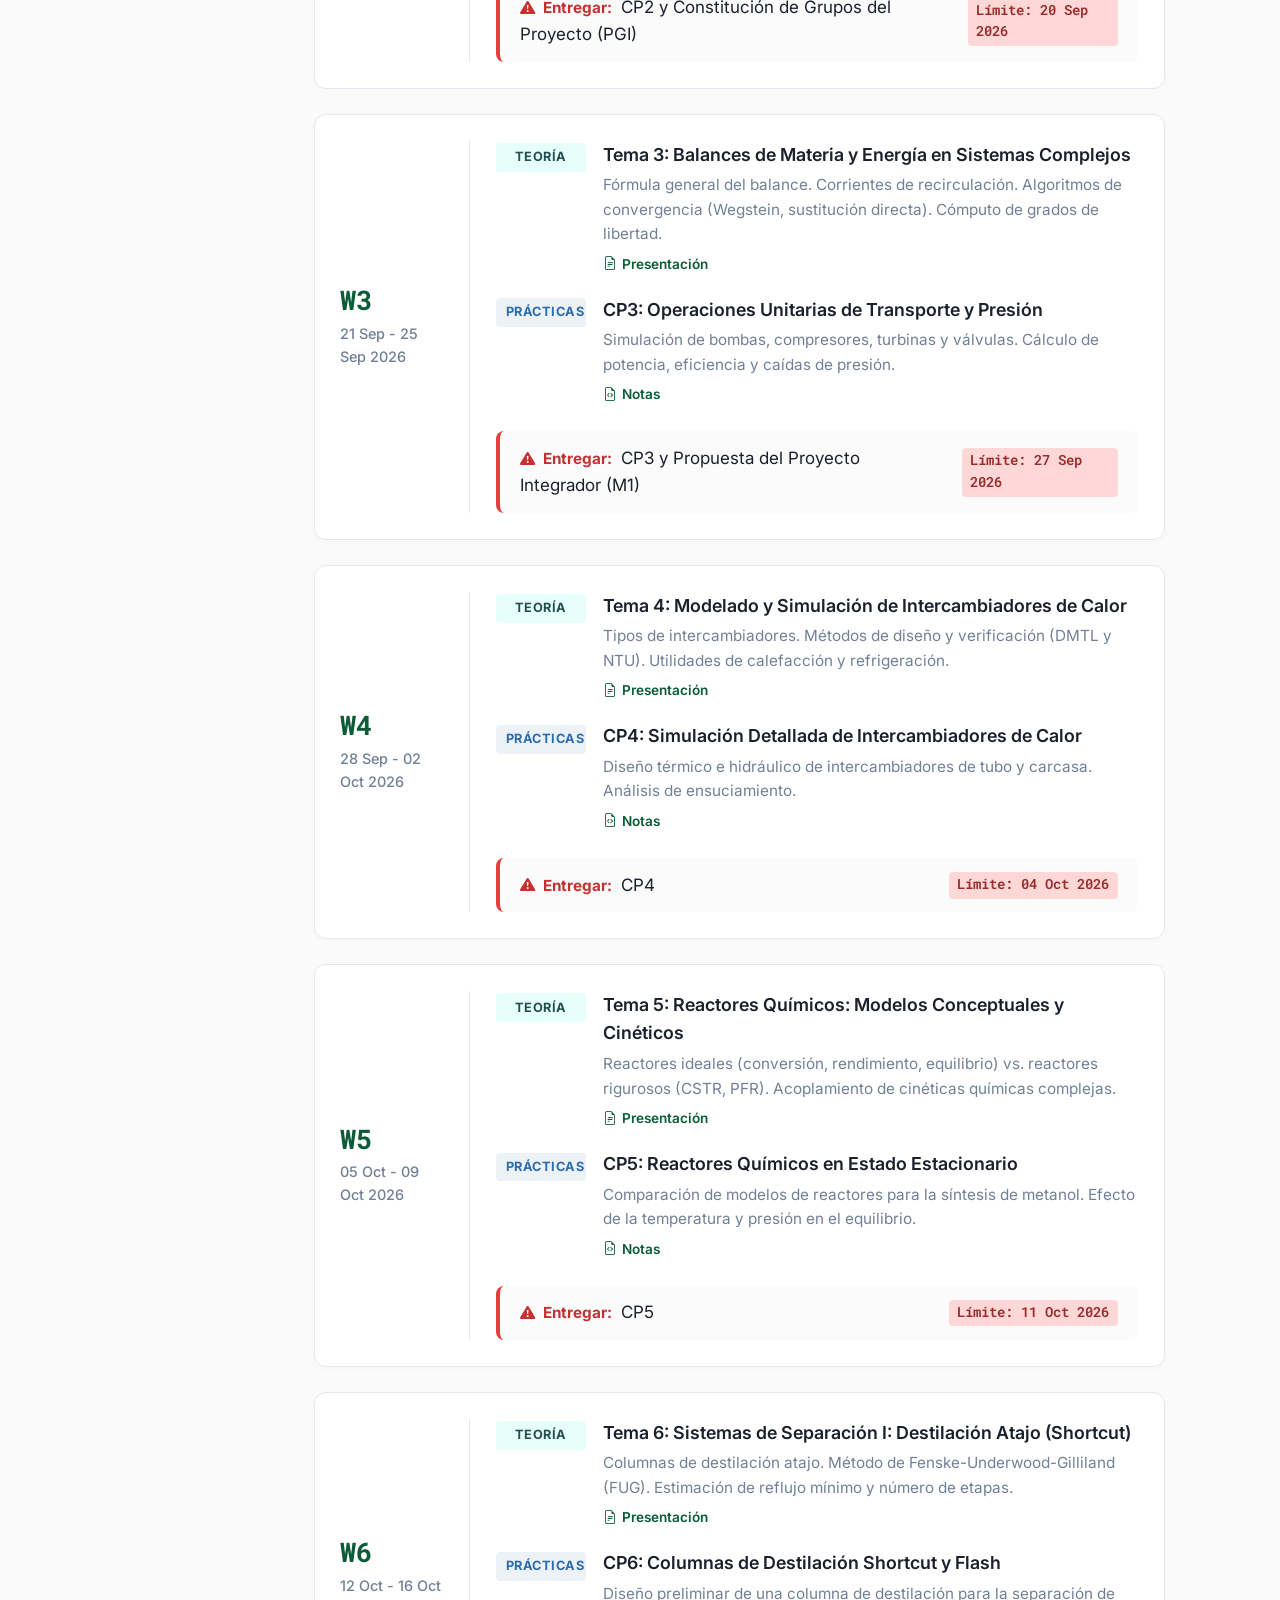
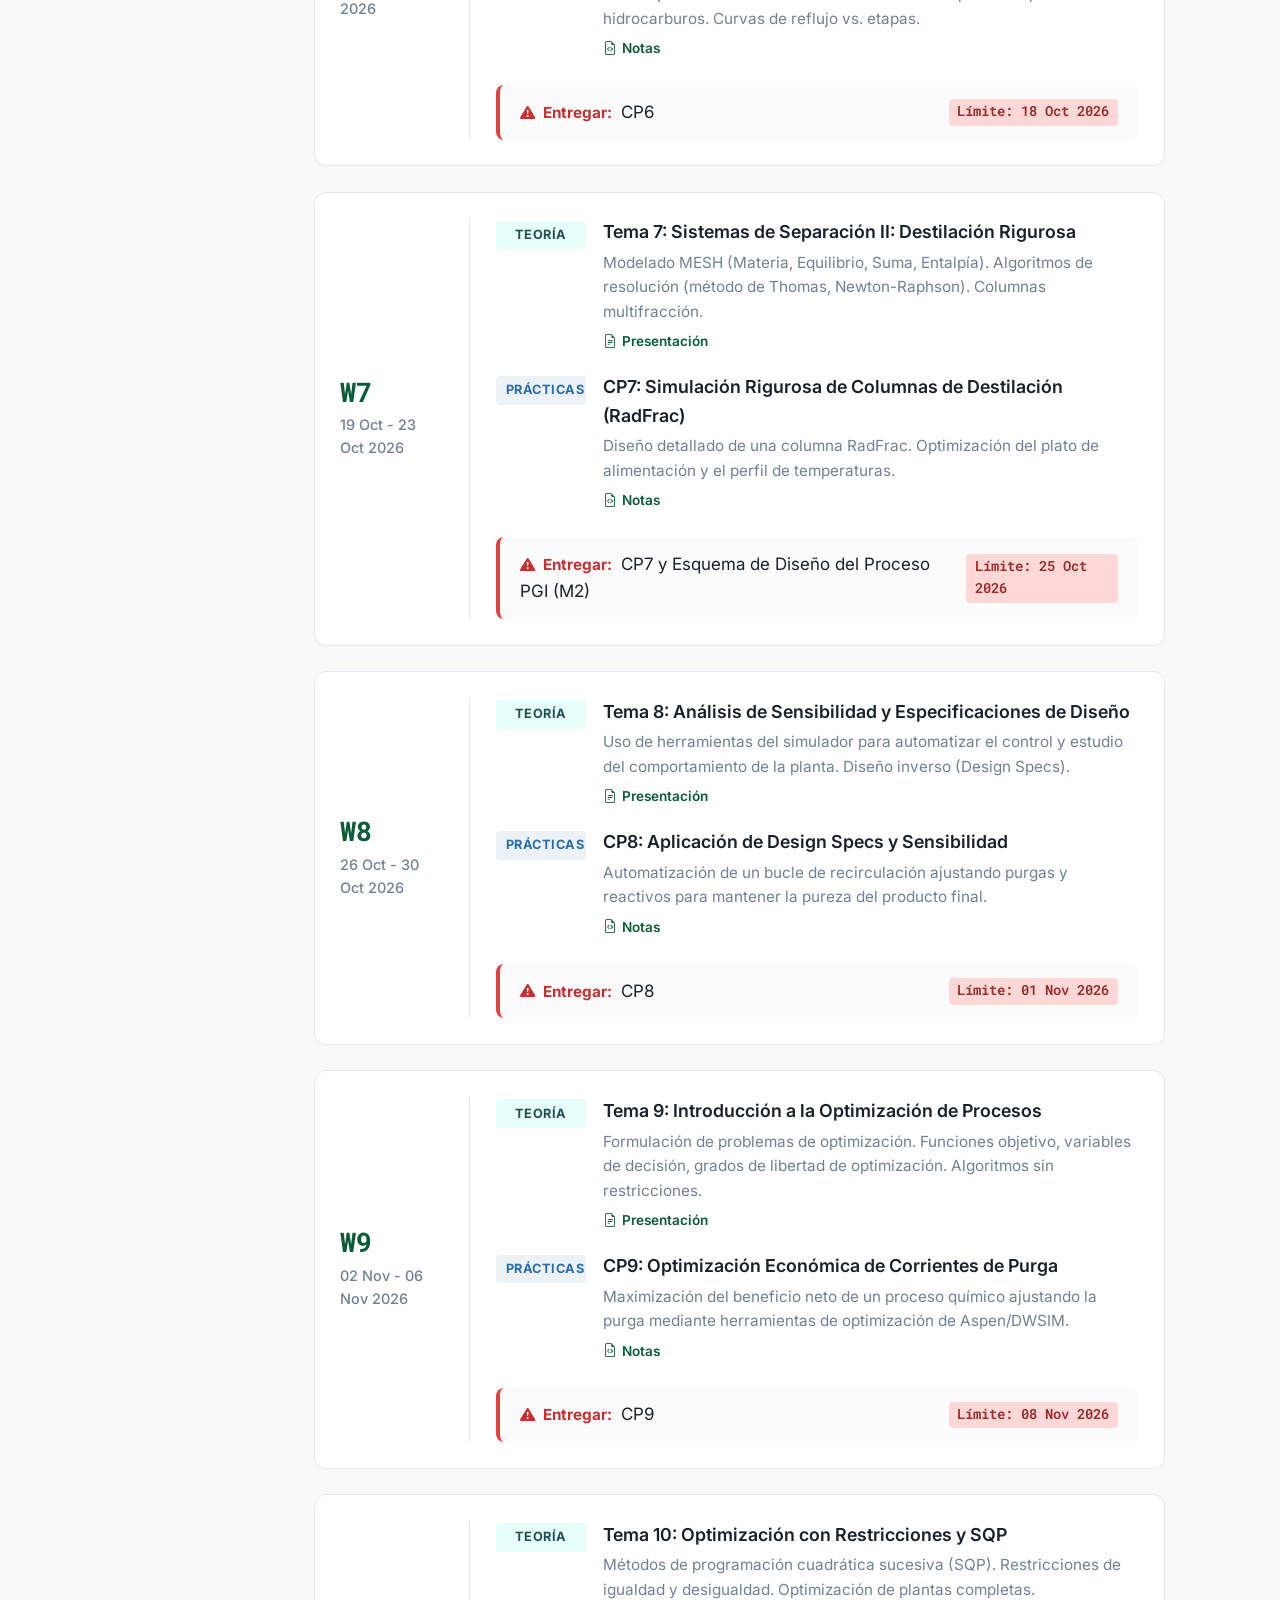
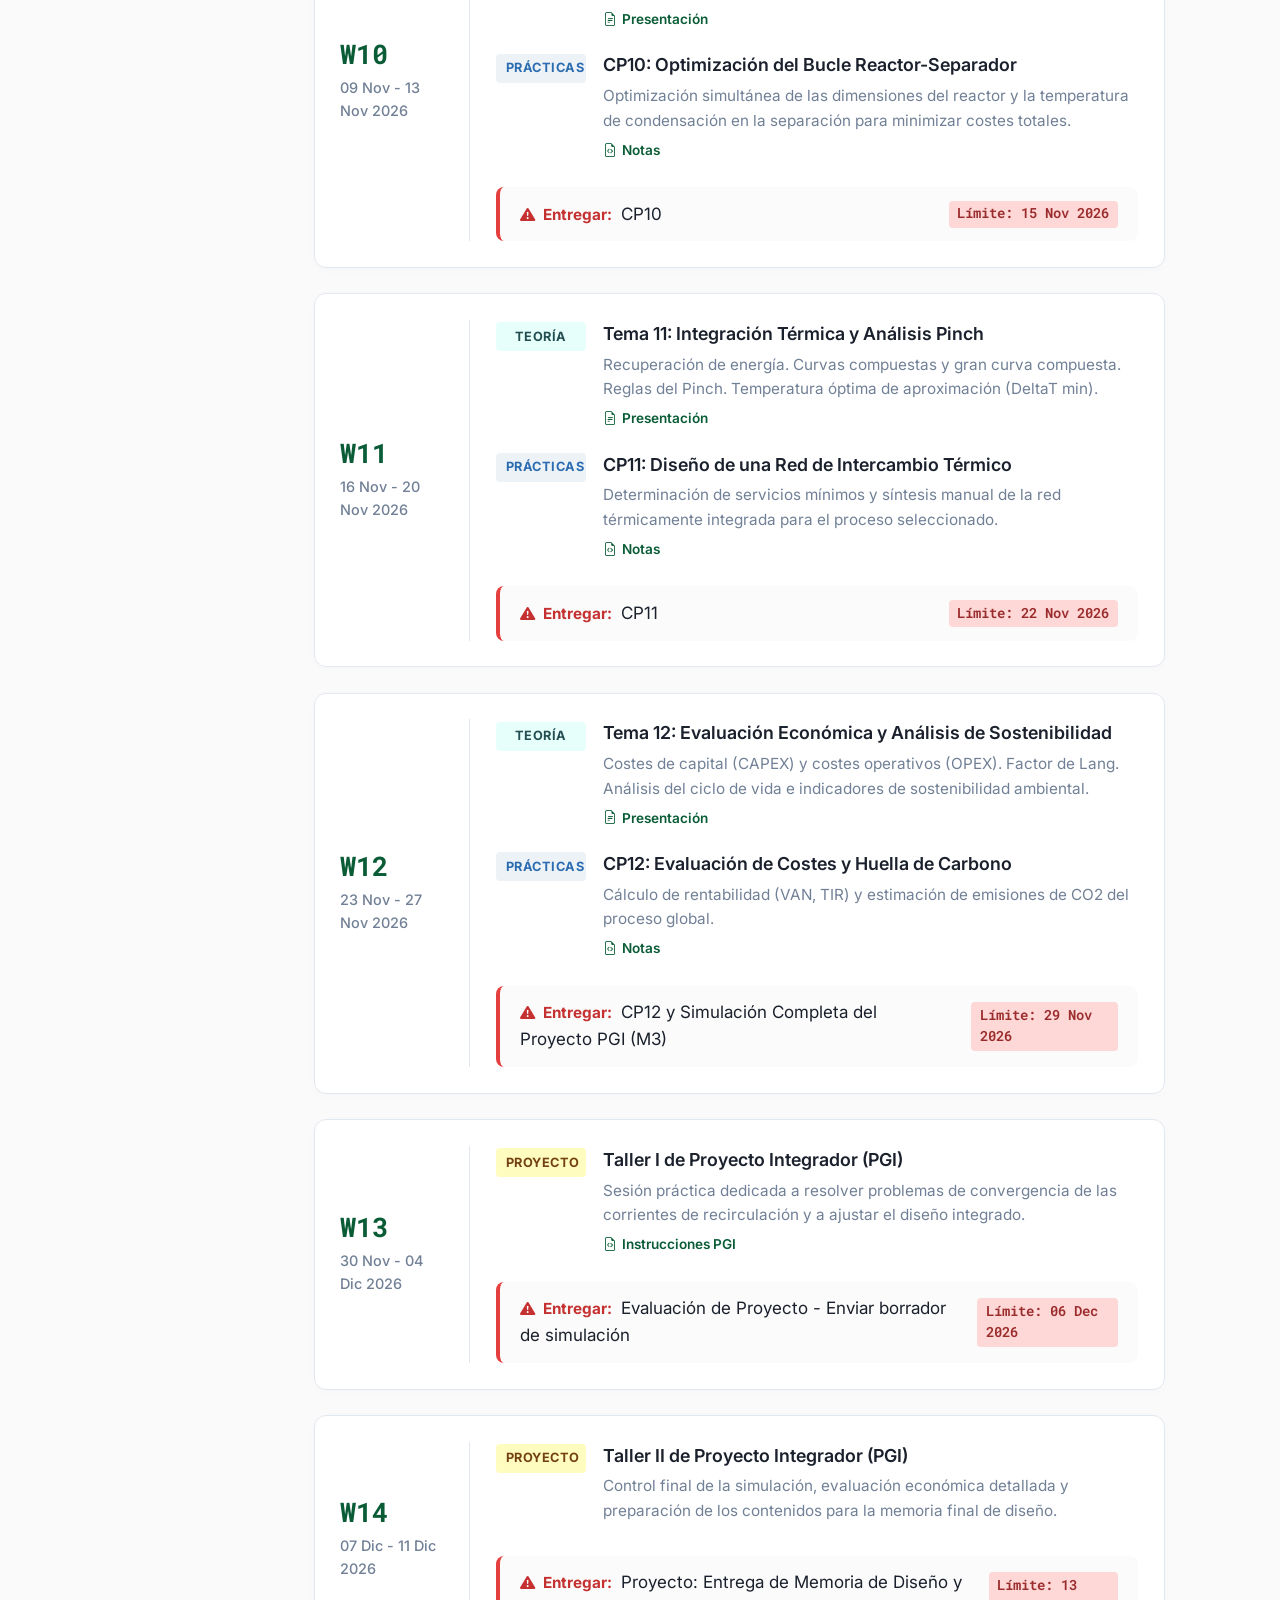
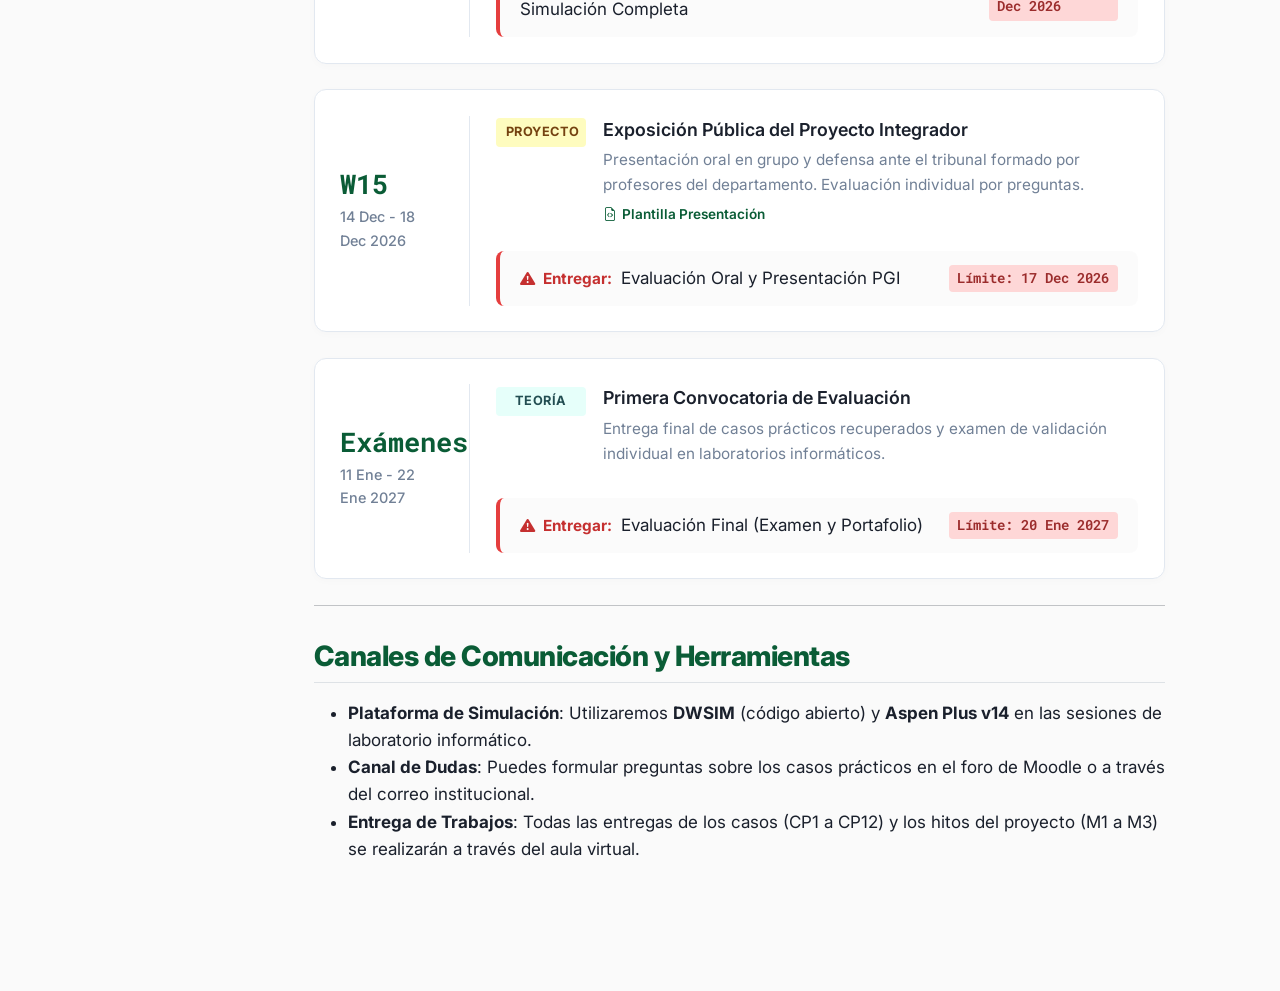
<file: es/index.html>
<!DOCTYPE html>
<html xmlns="http://www.w3.org/1999/xhtml" lang="es" xml:lang="es"><head>

<meta charset="utf-8">
<meta name="generator" content="quarto-1.11.5">

<meta name="viewport" content="width=device-width, initial-scale=1.0, user-scalable=yes">

<meta name="description" content="Diseño asistido por ordenador, modelado termodinámico, integración energética y optimización económica de procesos químicos.">

<title>Simulación y Optimización de Procesos Químicos – SOPQ</title>
<style>
/* Default styles provided by pandoc.
** See https://pandoc.org/MANUAL.html#variables-for-html for config info.
*/
span.smallcaps{font-variant: small-caps;}
div.columns{display: flex; gap: 1.5em;}
div.column{flex: auto;}
@media screen {
div.columns{gap: min(4vw, 1.5em);}
div.column{overflow-x: auto;}
}
div.hanging-indent{margin-left: 1.5em; text-indent: -1.5em;}
ul.task-list{list-style: none;}
ul.task-list li input[type="checkbox"] {
  width: 0.8em;
  margin: 0 0.8em 0.2em -1em; /* quarto-specific, see https://github.com/quarto-dev/quarto-cli/issues/4556 */ 
  vertical-align: middle;
}
</style>


<script src="../site_libs/quarto-nav/quarto-nav.js"></script>
<script src="../site_libs/quarto-nav/headroom.min.js"></script>
<script src="../site_libs/clipboard/clipboard.min.js"></script>
<script src="../site_libs/quarto-search/autocomplete.umd.js"></script>
<script src="../site_libs/quarto-search/fuse.min.js"></script>
<script src="../site_libs/quarto-search/quarto-search.js"></script>
<meta name="quarto:offset" content="../">
<script src="../site_libs/quarto-html/quarto.js" type="module"></script>
<script src="../site_libs/quarto-html/tabsets/tabsets.js" type="module"></script>
<script src="../site_libs/quarto-html/popper.min.js"></script>
<script src="../site_libs/quarto-html/tippy.umd.min.js"></script>
<script src="../site_libs/quarto-html/anchor.min.js"></script>
<link href="../site_libs/quarto-html/tippy.css" rel="stylesheet">
<link href="../site_libs/quarto-html/quarto-syntax-highlighting-3b9ea68436acb9022c2fbce6dbb58b06.css" rel="stylesheet" class="quarto-color-scheme" id="quarto-text-highlighting-styles">
<link href="../site_libs/quarto-html/quarto-syntax-highlighting-dark-3572e2e2f69417ab8e71045b87c14ed7.css" rel="stylesheet" class="quarto-color-scheme quarto-color-alternate" id="quarto-text-highlighting-styles">
<link href="../site_libs/quarto-html/quarto-syntax-highlighting-3b9ea68436acb9022c2fbce6dbb58b06.css" rel="stylesheet" class="quarto-color-scheme-extra" id="quarto-text-highlighting-styles">
<script src="../site_libs/bootstrap/bootstrap.min.js"></script>
<link href="../site_libs/bootstrap/bootstrap-icons.css" rel="stylesheet">
<link href="../site_libs/bootstrap/bootstrap-cd5f6492f282d55dff150c5248537eb5.min.css" rel="stylesheet" append-hash="true" class="quarto-color-scheme" id="quarto-bootstrap" data-mode="light">
<link href="../site_libs/bootstrap/bootstrap-dark-f990fce459130405219da0f9ee26bdc8.min.css" rel="stylesheet" append-hash="true" class="quarto-color-scheme quarto-color-alternate" id="quarto-bootstrap" data-mode="dark">
<link href="../site_libs/bootstrap/bootstrap-cd5f6492f282d55dff150c5248537eb5.min.css" rel="stylesheet" append-hash="true" class="quarto-color-scheme-extra" id="quarto-bootstrap" data-mode="light">
<script id="quarto-search-options" type="application/json">{
  "location": "navbar",
  "copy-button": false,
  "collapse-after": 3,
  "panel-placement": "end",
  "type": "overlay",
  "limit": 50,
  "keyboard-shortcut": [
    "f",
    "/",
    "s"
  ],
  "show-item-context": false,
  "language": {
    "search-no-results-text": "No se han encontrado resultados",
    "search-matching-documents-text": "documentos encontrados",
    "search-copy-link-title": "Copiar el enlace en la búsqueda",
    "search-hide-matches-text": "Ocultar resultados adicionales",
    "search-more-match-text": "resultado adicional en este documento",
    "search-more-matches-text": "resultados adicionales en este documento",
    "search-clear-button-title": "Borrar",
    "search-text-placeholder": "",
    "search-detached-cancel-button-title": "Cancelar",
    "search-submit-button-title": "Enviar",
    "search-label": "Buscar"
  }
}</script>
<script>
  (function() {
    // 1. Detect active language from URL path
    var path = window.location.pathname;
    var lang = 'gl';
    if (path.indexOf('/es/') !== -1) {
      lang = 'es';
    } else if (path.indexOf('/en/') !== -1) {
      lang = 'en';
    }
    document.documentElement.classList.add('lang-' + lang);
    document.documentElement.setAttribute('lang', lang);

    // 2. Compute project root relative path prefix dynamically
    var prefix = '';
    var scripts = document.getElementsByTagName('script');
    for (var i = 0; i < scripts.length; i++) {
      var src = scripts[i].getAttribute('src');
      if (src && src.indexOf('site_libs/') !== -1) {
        prefix = src.substring(0, src.indexOf('site_libs/'));
        break;
      }
    }
    
    // Fallback based on subdirectory depth
    if (!prefix) {
      var segments = path.split('/').filter(Boolean);
      if (segments.length > 0 && segments[segments.length - 1].indexOf('.html') !== -1) {
        segments.pop();
      }
      if (segments.length > 0 && (segments[0] === 'gl' || segments[0] === 'es' || segments[0] === 'en')) {
        prefix = '../'.repeat(segments.length);
      }
    }

    window.SOPQ_PATH_PREFIX = prefix;

    // 3. Dynamically inject schedule.js
    var scriptEl = document.createElement('script');
    scriptEl.src = prefix + 'schedule.js';
    scriptEl.defer = true;
    document.head.appendChild(scriptEl);
  })();
</script>


<link rel="stylesheet" href="../styles.css">
</head>

<body class="nav-sidebar docked nav-fixed quarto-light"><a id="quarto-skip-link" class="visually-hidden-focusable" href="#quarto-document-content">Saltar al contenido principal</a><script id="quarto-html-before-body" type="application/javascript">
    const toggleBodyColorMode = (bsSheetEl) => {
      const mode = bsSheetEl.getAttribute("data-mode");
      const bodyEl = window.document.querySelector("body");
      if (mode === "dark") {
        bodyEl.classList.add("quarto-dark");
        bodyEl.classList.remove("quarto-light");
      } else {
        bodyEl.classList.add("quarto-light");
        bodyEl.classList.remove("quarto-dark");
      }
    }
    const toggleBodyColorPrimary = () => {
      const bsSheetEl = window.document.querySelector("link#quarto-bootstrap:not([rel=disabled-stylesheet])");
      if (bsSheetEl) {
        toggleBodyColorMode(bsSheetEl);
      }
    }
    const setColorSchemeToggle = (alternate) => {
      const toggles = window.document.querySelectorAll('.quarto-color-scheme-toggle');
      for (let i=0; i < toggles.length; i++) {
        const toggle = toggles[i];
        if (toggle) {
          toggle.setAttribute("aria-checked", alternate ? "true" : "false");
          if (alternate) {
            toggle.classList.add("alternate");
          } else {
            toggle.classList.remove("alternate");
          }
        }
      }
    };
    const toggleColorMode = (alternate) => {
      // Switch the stylesheets
      const primaryStylesheets = window.document.querySelectorAll('link.quarto-color-scheme:not(.quarto-color-alternate)');
      const alternateStylesheets = window.document.querySelectorAll('link.quarto-color-scheme.quarto-color-alternate');
      manageTransitions('#quarto-margin-sidebar .nav-link', false);
      if (alternate) {
        // note: dark is layered on light, we don't disable primary!
        enableStylesheet(alternateStylesheets);
        for (const sheetNode of alternateStylesheets) {
          if (sheetNode.id === "quarto-bootstrap") {
            toggleBodyColorMode(sheetNode);
          }
        }
      } else {
        disableStylesheet(alternateStylesheets);
        enableStylesheet(primaryStylesheets)
        toggleBodyColorPrimary();
      }
      manageTransitions('#quarto-margin-sidebar .nav-link', true);
      // Switch the toggles
      setColorSchemeToggle(alternate)
      // Hack to workaround the fact that safari doesn't
      // properly recolor the scrollbar when toggling (#1455)
      if (navigator.userAgent.indexOf('Safari') > 0 && navigator.userAgent.indexOf('Chrome') == -1) {
        manageTransitions("body", false);
        window.scrollTo(0, 1);
        setTimeout(() => {
          window.scrollTo(0, 0);
          manageTransitions("body", true);
        }, 40);
      }
    }
    const disableStylesheet = (stylesheets) => {
      for (let i=0; i < stylesheets.length; i++) {
        const stylesheet = stylesheets[i];
        stylesheet.rel = 'disabled-stylesheet';
      }
    }
    const enableStylesheet = (stylesheets) => {
      for (let i=0; i < stylesheets.length; i++) {
        const stylesheet = stylesheets[i];
        if(stylesheet.rel !== 'stylesheet') { // for Chrome, which will still FOUC without this check
          stylesheet.rel = 'stylesheet';
        }
      }
    }
    const manageTransitions = (selector, allowTransitions) => {
      const els = window.document.querySelectorAll(selector);
      for (let i=0; i < els.length; i++) {
        const el = els[i];
        if (allowTransitions) {
          el.classList.remove('notransition');
        } else {
          el.classList.add('notransition');
        }
      }
    }
    const isFileUrl = () => {
      return window.location.protocol === 'file:';
    }
    const hasAlternateSentinel = () => {
      let styleSentinel = getColorSchemeSentinel();
      if (styleSentinel !== null) {
        return styleSentinel === "alternate";
      } else {
        return false;
      }
    }
    const setStyleSentinel = (alternate) => {
      const value = alternate ? "alternate" : "default";
      if (!isFileUrl()) {
        window.localStorage.setItem("quarto-color-scheme", value);
      } else {
        localAlternateSentinel = value;
      }
    }
    const getColorSchemeSentinel = () => {
      if (!isFileUrl()) {
        const storageValue = window.localStorage.getItem("quarto-color-scheme");
        return storageValue != null ? storageValue : localAlternateSentinel;
      } else {
        return localAlternateSentinel;
      }
    }
    const toggleGiscusIfUsed = (isAlternate, darkModeDefault) => {
      const baseTheme = document.querySelector('#giscus-base-theme')?.value ?? 'light';
      const alternateTheme = document.querySelector('#giscus-alt-theme')?.value ?? 'dark';
      let newTheme = '';
      if(authorPrefersDark) {
        newTheme = isAlternate ? baseTheme : alternateTheme;
      } else {
        newTheme = isAlternate ? alternateTheme : baseTheme;
      }
      const changeGiscusTheme = () => {
        // From: https://github.com/giscus/giscus/issues/336
        const sendMessage = (message) => {
          const iframe = document.querySelector('iframe.giscus-frame');
          if (!iframe) return;
          iframe.contentWindow.postMessage({ giscus: message }, 'https://giscus.app');
        }
        sendMessage({
          setConfig: {
            theme: newTheme
          }
        });
      }
      const isGiscussLoaded = window.document.querySelector('iframe.giscus-frame') !== null;
      if (isGiscussLoaded) {
        changeGiscusTheme();
      }
    };
    const authorPrefersDark = false;
    const darkModeDefault = authorPrefersDark;
      document.querySelector('link#quarto-text-highlighting-styles.quarto-color-scheme-extra').rel = 'disabled-stylesheet';
      document.querySelector('link#quarto-bootstrap.quarto-color-scheme-extra').rel = 'disabled-stylesheet';
    let localAlternateSentinel = darkModeDefault ? 'alternate' : 'default';
    // Dark / light mode switch
    window.quartoToggleColorScheme = () => {
      // Read the current dark / light value
      let toAlternate = !hasAlternateSentinel();
      toggleColorMode(toAlternate);
      setStyleSentinel(toAlternate);
      toggleGiscusIfUsed(toAlternate, darkModeDefault);
      window.dispatchEvent(new Event('resize'));
    };
    // Switch to dark mode if need be
    if (hasAlternateSentinel()) {
      toggleColorMode(true);
    } else {
      toggleColorMode(false);
    }
  </script>

<div id="quarto-search-results"></div>
  <header id="quarto-header" class="headroom fixed-top">
    <nav class="navbar navbar-expand-lg " data-bs-theme="dark" aria-label="Sitio web">
      <div class="navbar-container container-fluid">
      <div class="navbar-brand-container mx-auto">
    <a class="navbar-brand" href="../index.html">
    <span class="navbar-title">SOPQ</span>
    </a>
  </div>
            <div id="quarto-search" class="" title="Buscar"></div>
          <button class="navbar-toggler" type="button" data-bs-toggle="collapse" data-bs-target="#navbarCollapse" aria-controls="navbarCollapse" aria-expanded="false" aria-label="Navegación de palanca" onclick="if (window.quartoToggleHeadroom) { window.quartoToggleHeadroom(); }">
  <span class="navbar-toggler-icon"></span>
</button>
          <div class="collapse navbar-collapse" id="navbarCollapse">
            <ul class="navbar-nav navbar-nav-scroll me-auto">
  <li class="nav-item">
    <a class="nav-link" href="../index.html"> 
<span class="menu-text">SOPQ</span></a>
  </li>  
  <li class="nav-item">
    <a class="nav-link" href="../gl/guia-docente.html"> 
<span class="menu-text">Guía Docente</span></a>
  </li>  
  <li class="nav-item">
    <a class="nav-link" href="../gl/blog/index.html"> 
<span class="menu-text">Blog</span></a>
  </li>  
  <li class="nav-item">
    <a class="nav-link active" href="../es/index.html" aria-current="page"> 
<span class="menu-text">SOPQ</span></a>
  </li>  
  <li class="nav-item">
    <a class="nav-link" href="../es/guia-docente.html"> 
<span class="menu-text">Guía Docente</span></a>
  </li>  
  <li class="nav-item">
    <a class="nav-link" href="../es/blog/index.html"> 
<span class="menu-text">Blog</span></a>
  </li>  
  <li class="nav-item">
    <a class="nav-link" href="../en/index.html"> 
<span class="menu-text">SOPQ</span></a>
  </li>  
  <li class="nav-item">
    <a class="nav-link" href="../en/guia-docente.html"> 
<span class="menu-text">Syllabus</span></a>
  </li>  
  <li class="nav-item">
    <a class="nav-link" href="../en/blog/index.html"> 
<span class="menu-text">Blog</span></a>
  </li>  
</ul>
            <ul class="navbar-nav navbar-nav-scroll ms-auto">
  <li class="nav-item">
    <a class="nav-link" href="../index.html"> 
<span class="menu-text">Galego</span></a>
  </li>  
  <li class="nav-item">
    <a class="nav-link" href="../es/index.html"> 
<span class="menu-text">Español</span></a>
  </li>  
  <li class="nav-item">
    <a class="nav-link" href="../en/index.html"> 
<span class="menu-text">English</span></a>
  </li>  
</ul>
          </div> <!-- /navcollapse -->
            <div class="quarto-navbar-tools">
  <button type="button" role="switch" aria-checked="false" class="quarto-color-scheme-toggle quarto-navigation-tool  px-1" onclick="window.quartoToggleColorScheme(); return false;" title="Alternar modo oscuro" aria-label="Alternar modo oscuro"><i class="bi"></i></button>
</div>
      </div> <!-- /container-fluid -->
    </nav>
  <nav class="quarto-secondary-nav" aria-label="Barra de herramientas">
    <div class="container-fluid d-flex">
      <button type="button" class="quarto-btn-toggle btn" data-bs-toggle="collapse" role="button" data-bs-target=".quarto-sidebar-collapse-item" aria-controls="quarto-sidebar" aria-expanded="false" aria-label="Alternar barra lateral" onclick="if (window.quartoToggleHeadroom) { window.quartoToggleHeadroom(); }">
        <i class="bi bi-layout-text-sidebar-reverse"></i>
      </button>
        <nav class="quarto-page-breadcrumbs" aria-label="Hilo de Ariadna"><ol class="breadcrumb"><li class="breadcrumb-item"><a href="../es/index.html">📅 Agenda y Calendario</a></li></ol></nav>
        <a class="flex-grow-1" data-bs-toggle="collapse" data-bs-target=".quarto-sidebar-collapse-item" onclick="if (window.quartoToggleHeadroom) { window.quartoToggleHeadroom(); }">      
        </a>
    </div>
  </nav>
</header>
<!-- content -->
<div id="quarto-content" class="quarto-container page-columns page-rows-contents page-layout-full page-navbar">
<!-- sidebar -->
  <nav id="quarto-sidebar" class="sidebar collapse collapse-horizontal quarto-sidebar-collapse-item sidebar-navigation docked overflow-auto" aria-label="Sección">
    <div class="sidebar-menu-container"> 
    <ul class="list-unstyled mt-1">
        <li class="sidebar-item">
  <div class="sidebar-item-container"> 
  <a href="../es/index.html" class="sidebar-item-text sidebar-link active">
 <span class="menu-text">📅 Agenda y Calendario</span></a>
  </div>
</li>
        <li class="sidebar-item">
  <div class="sidebar-item-container"> 
  <a href="../es/guia-docente.html" class="sidebar-item-text sidebar-link">
 <span class="menu-text">📋 Guía Docente</span></a>
  </div>
</li>
        <li class="sidebar-item">
  <div class="sidebar-item-container"> 
  <a href="../es/blog/index.html" class="sidebar-item-text sidebar-link">
 <span class="menu-text">📓 Cuaderno de Prácticas</span></a>
  </div>
</li>
        <li class="sidebar-item sidebar-item-section">
      <div class="sidebar-item-container"> 
            <button type="button" class="sidebar-item-text sidebar-item-toggle sidebar-link text-start" data-bs-toggle="collapse" data-bs-target="#quarto-sidebar-section-1" aria-controls="quarto-sidebar-section-1" aria-expanded="true">
 <span class="menu-text" id="quarto-sidebar-section-1-label">🔬 Casos Prácticos</span><i class="bi bi-chevron-right" aria-hidden="true"></i></button>
      </div>
      <ul id="quarto-sidebar-section-1" aria-labelledby="quarto-sidebar-section-1-label" class="collapse list-unstyled sidebar-section depth1 show">  
          <li class="sidebar-item">
  <div class="sidebar-item-container"> 
  <a href="../es/blog/posts/cp1-intro.html" class="sidebar-item-text sidebar-link">
 <span class="menu-text">CP1: DWSIM y Aspen Plus</span></a>
  </div>
</li>
      </ul>
  </li>
    </ul>
    </div>
</nav>
<div id="quarto-sidebar-glass" class="quarto-sidebar-collapse-item" data-bs-toggle="collapse" data-bs-target=".quarto-sidebar-collapse-item"></div>
<!-- margin-sidebar -->
    <div id="quarto-margin-sidebar" class="sidebar margin-sidebar">
        <nav id="TOC" role="doc-toc" aria-labelledby="toc-title" class="toc-active">
    <h2 id="toc-title">En esta página</h2>
   
  <ul>
  <li><a href="#bienvenido-a-sopq-2026-2027" id="toc-bienvenido-a-sopq-2026-2027" class="nav-link active" data-scroll-target="#bienvenido-a-sopq-2026-2027">Bienvenido a SOPQ (2026-2027)</a>
  <ul class="collapse">
  <li><a href="#agenda-y-calendario-del-curso" id="toc-agenda-y-calendario-del-curso" class="nav-link" data-scroll-target="#agenda-y-calendario-del-curso">Agenda y Calendario del Curso</a></li>
  <li><a href="#canales-de-comunicación-y-herramientas" id="toc-canales-de-comunicación-y-herramientas" class="nav-link" data-scroll-target="#canales-de-comunicación-y-herramientas">Canales de Comunicación y Herramientas</a></li>
  </ul></li>
  </ul>
</nav>
    </div>
<!-- main -->
<main class="content page-columns page-full column-body" id="quarto-document-content" tabindex="-1">


<header id="title-block-header" class="quarto-title-block default">
<div class="quarto-title">
<h1 class="title">Simulación y Optimización de Procesos Químicos</h1>
<p class="subtitle lead">Grado en Ingeniería Química | Curso 2026-2027</p>
</div>

<div>
  <div class="description">
    Diseño asistido por ordenador, modelado termodinámico, integración energética y optimización económica de procesos químicos.
  </div>
</div>


<div class="quarto-title-meta column-body">

    
  
    
  </div>
  


</header>


<section id="bienvenido-a-sopq-2026-2027" class="level1 column-page">
<h1>Bienvenido a SOPQ (2026-2027)</h1>
<p>Este es el portal web oficial para la asignatura <strong>Simulación y Optimización de Procesos Químicos (SOPQ)</strong> del primer semestre del curso académico 2026-2027. Aquí encontrarás todo el material necesario para las clases teóricas, las guías de los casos prácticos de laboratorio y el seguimiento del Proyecto Integrado de Grupo (PGI).</p>
<hr>
<section id="agenda-y-calendario-del-curso" class="level2">
<h2 class="anchored" data-anchor-id="agenda-y-calendario-del-curso">Agenda y Calendario del Curso</h2>
<p>Utiliza la siguiente línea de tiempo interactiva para consultar el contenido de cada semana, acceder a las presentaciones de teoría, descargar las guías de prácticas (CP) y ver los plazos de entrega.</p>
<div id="schedule-timeline">

</div>
<hr>
</section>
<section id="canales-de-comunicación-y-herramientas" class="level2">
<h2 class="anchored" data-anchor-id="canales-de-comunicación-y-herramientas">Canales de Comunicación y Herramientas</h2>
<ul>
<li><strong>Plataforma de Simulación</strong>: Utilizaremos <strong>DWSIM</strong> (código abierto) y <strong>Aspen Plus v14</strong> en las sesiones de laboratorio informático.</li>
<li><strong>Canal de Dudas</strong>: Puedes formular preguntas sobre los casos prácticos en el foro de Moodle o a través del correo institucional.</li>
<li><strong>Entrega de Trabajos</strong>: Todas las entregas de los casos (CP1 a CP12) y los hitos del proyecto (M1 a M3) se realizarán a través del aula virtual.</li>
</ul>
</section>
</section>



</main> <!-- /main -->
<script>
  // Add custom active state classes to navbar links on load
  document.addEventListener("DOMContentLoaded", function() {
    var path = window.location.pathname;
    var navLinks = document.querySelectorAll('.navbar-nav .nav-link');
    navLinks.forEach(function(link) {
      var href = link.getAttribute('href');
      if (href) {
        if (path.endsWith(href) || (href === 'index.html' && path.endsWith('/'))) {
          link.classList.add('active');
        }
      }
    });
  });
</script>
<script id="quarto-html-after-body" type="application/javascript">
  window.document.addEventListener("DOMContentLoaded", function (event) {
    // Ensure there is a toggle, if there isn't float one in the top right
    if (window.document.querySelector('.quarto-color-scheme-toggle') === null) {
      const toggle = window.document.createElement('button');
      toggle.type = "button";
      toggle.setAttribute("role", "switch");
      toggle.setAttribute("aria-checked", "false");
      toggle.classList.add('top-right');
      toggle.classList.add('quarto-color-scheme-toggle');
      toggle.setAttribute("aria-label", "Alternar modo oscuro");
      toggle.onclick = function() { try { window.quartoToggleColorScheme(); } catch {} return false; };
      const i = window.document.createElement("i");
      i.classList.add('bi');
      toggle.appendChild(i);
      // Put the toggle in a landmark of its own, so that landmark navigation
      // can reach it.
      //
      // The container is always a fresh direct child of body, and the toggle is
      // never moved into page furniture that the theme or the author controls.
      // The toggle is positioned against the page, so any ancestor that
      // establishes a containing block captures it: a positioned element or a
      // grid for position: absolute, and transform, filter, will-change or
      // contain for position: fixed. A direct child of body has none of these
      // to inherit, and the shift when one appears is silent and visual.
      //
      // ARIA says a document should have at most one banner, and axe reports a
      // duplicate whether or not the banners carry distinct labels. So use a
      // header when the page has no banner yet, and a named region otherwise.
      //
      // A header is a banner wherever it sits, unless it is inside sectioning
      // content, so this cannot just look at the children of body: a custom
      // page layout wraps the title block header in a plain div. An explicit
      // role="banner" always counts.
      const sectioning = 'article, aside, main, nav, section, [role="article"], [role="complementary"], [role="main"], [role="navigation"], [role="region"]';
      const hasBanner = Array.from(
        window.document.querySelectorAll('header:not([role]), [role="banner"]')
      ).some(function(el) {
        return el.hasAttribute("role") || el.closest(sectioning) === null;
      });
      const container = window.document.createElement(hasBanner ? "div" : "header");
      if (hasBanner) {
        container.setAttribute("role", "region");
        container.setAttribute("aria-label", "Alternar modo oscuro");
      }
      container.classList.add('quarto-color-scheme-toggle-container');
      container.appendChild(toggle);
      window.document.body.appendChild(container);
    }
    setColorSchemeToggle(hasAlternateSentinel())
    const icon = "";
    const anchorJS = new window.AnchorJS();
    anchorJS.options = {
      placement: 'right',
      icon: icon
    };
    anchorJS.add('.anchored');
    const isCodeAnnotation = (el) => {
      for (const clz of el.classList) {
        if (clz.startsWith('code-annotation-')) {                     
          return true;
        }
      }
      return false;
    }
    const onCopySuccess = function(e) {
      // button target
      const button = e.trigger;
      // don't keep focus
      button.blur();
      // flash "checked"
      button.classList.add('code-copy-button-checked');
      var currentTitle = button.getAttribute("title");
      button.setAttribute("title", "Copiado");
      let tooltip;
      if (window.bootstrap) {
        button.setAttribute("data-bs-toggle", "tooltip");
        button.setAttribute("data-bs-placement", "left");
        button.setAttribute("data-bs-title", "Copiado");
        tooltip = new bootstrap.Tooltip(button, 
          { trigger: "manual", 
            customClass: "code-copy-button-tooltip",
            offset: [0, -8]});
        tooltip.show();    
      }
      setTimeout(function() {
        if (tooltip) {
          tooltip.hide();
          button.removeAttribute("data-bs-title");
          button.removeAttribute("data-bs-toggle");
          button.removeAttribute("data-bs-placement");
        }
        button.setAttribute("title", currentTitle);
        button.classList.remove('code-copy-button-checked');
      }, 1000);
      // clear code selection
      e.clearSelection();
    }
    const getTextToCopy = function(trigger) {
      const outerScaffold = trigger.parentElement.cloneNode(true);
      const codeEl = outerScaffold.querySelector('code');
      for (const childEl of codeEl.children) {
        if (isCodeAnnotation(childEl)) {
          childEl.remove();
        }
      }
      return codeEl.innerText;
    }
    const clipboard = new window.ClipboardJS('.code-copy-button:not([data-in-quarto-modal])', {
      text: getTextToCopy
    });
    clipboard.on('success', onCopySuccess);
    if (window.document.getElementById('quarto-embedded-source-code-modal')) {
      const clipboardModal = new window.ClipboardJS('.code-copy-button[data-in-quarto-modal]', {
        text: getTextToCopy,
        container: window.document.getElementById('quarto-embedded-source-code-modal')
      });
      clipboardModal.on('success', onCopySuccess);
    }
      var localhostRegex = new RegExp(/^(?:http|https):\/\/localhost\:?[0-9]*\//);
      var mailtoRegex = new RegExp(/^mailto:/);
        var filterRegex = new RegExp('/' + window.location.host + '/');
      var isInternal = (href) => {
          return filterRegex.test(href) || localhostRegex.test(href) || mailtoRegex.test(href);
      }
      // Inspect non-navigation links and adorn them if external
     var links = window.document.querySelectorAll('a[href]:not(.nav-link):not(.navbar-brand):not(.toc-action):not(.sidebar-link):not(.sidebar-item-toggle):not(.pagination-link):not(.no-external):not([aria-hidden]):not(.dropdown-item):not(.quarto-navigation-tool):not(.about-link)');
      for (var i=0; i<links.length; i++) {
        const link = links[i];
        if (!isInternal(link.href)) {
          // undo the damage that might have been done by quarto-nav.js in the case of
          // links that we want to consider external
          if (link.dataset.originalHref !== undefined) {
            link.href = link.dataset.originalHref;
          }
        }
      }
    function tippyHover(el, contentFn, onTriggerFn, onUntriggerFn) {
      const config = {
        allowHTML: true,
        maxWidth: 500,
        delay: 100,
        arrow: false,
        appendTo: function(el) {
            return el.parentElement;
        },
        interactive: true,
        interactiveBorder: 10,
        theme: 'quarto',
        placement: 'bottom-start',
      };
      if (contentFn) {
        config.content = contentFn;
      }
      if (onTriggerFn) {
        config.onTrigger = onTriggerFn;
      }
      if (onUntriggerFn) {
        config.onUntrigger = onUntriggerFn;
      }
      window.tippy(el, config); 
    }
    const noterefs = window.document.querySelectorAll('a[role="doc-noteref"]');
    for (var i=0; i<noterefs.length; i++) {
      const ref = noterefs[i];
      tippyHover(ref, function() {
        // use id or data attribute instead here
        let href = ref.getAttribute('data-footnote-href') || ref.getAttribute('href');
        try { href = new URL(href).hash; } catch {}
        const id = href.replace(/^#\/?/, "");
        const note = window.document.getElementById(id);
        if (note) {
          return note.innerHTML;
        } else {
          return "";
        }
      });
    }
    const xrefs = window.document.querySelectorAll('a.quarto-xref');
    const processXRef = (id, note) => {
      // Strip column container classes
      const stripColumnClz = (el) => {
        el.classList.remove("page-full", "page-columns");
        if (el.children) {
          for (const child of el.children) {
            stripColumnClz(child);
          }
        }
      }
      stripColumnClz(note)
      if (id === null || id.startsWith('sec-')) {
        // Special case sections, only their first couple elements
        const container = document.createElement("div");
        if (note.children && note.children.length > 2) {
          container.appendChild(note.children[0].cloneNode(true));
          for (let i = 1; i < note.children.length; i++) {
            const child = note.children[i];
            if (child.tagName === "P" && child.innerText === "") {
              continue;
            } else {
              container.appendChild(child.cloneNode(true));
              break;
            }
          }
          if (window.Quarto?.typesetMath) {
            window.Quarto.typesetMath(container);
          }
          return container.innerHTML
        } else {
          if (window.Quarto?.typesetMath) {
            window.Quarto.typesetMath(note);
          }
          return note.innerHTML;
        }
      } else {
        // Remove any anchor links if they are present
        const anchorLink = note.querySelector('a.anchorjs-link');
        if (anchorLink) {
          anchorLink.remove();
        }
        if (window.Quarto?.typesetMath) {
          window.Quarto.typesetMath(note);
        }
        if (note.classList.contains("callout")) {
          return note.outerHTML;
        } else {
          return note.innerHTML;
        }
      }
    }
    for (var i=0; i<xrefs.length; i++) {
      const xref = xrefs[i];
      tippyHover(xref, undefined, function(instance) {
        instance.disable();
        let url = xref.getAttribute('href');
        let hash = undefined; 
        if (url.startsWith('#')) {
          hash = url;
        } else {
          try { hash = new URL(url).hash; } catch {}
        }
        if (hash) {
          const id = hash.replace(/^#\/?/, "");
          const note = window.document.getElementById(id);
          if (note !== null) {
            try {
              const html = processXRef(id, note.cloneNode(true));
              instance.setContent(html);
            } finally {
              instance.enable();
              instance.show();
            }
          } else {
            // See if we can fetch this
            fetch(url.split('#')[0])
            .then(res => res.text())
            .then(html => {
              const parser = new DOMParser();
              const htmlDoc = parser.parseFromString(html, "text/html");
              const note = htmlDoc.getElementById(id);
              if (note !== null) {
                const html = processXRef(id, note);
                instance.setContent(html);
              } 
            }).finally(() => {
              instance.enable();
              instance.show();
            });
          }
        } else {
          // See if we can fetch a full url (with no hash to target)
          // This is a special case and we should probably do some content thinning / targeting
          fetch(url)
          .then(res => res.text())
          .then(html => {
            const parser = new DOMParser();
            const htmlDoc = parser.parseFromString(html, "text/html");
            const note = htmlDoc.querySelector('main.content');
            if (note !== null) {
              // This should only happen for chapter cross references
              // (since there is no id in the URL)
              // remove the first header
              if (note.children.length > 0 && note.children[0].tagName === "HEADER") {
                note.children[0].remove();
              }
              const html = processXRef(null, note);
              instance.setContent(html);
            } 
          }).finally(() => {
            instance.enable();
            instance.show();
          });
        }
      }, function(instance) {
      });
    }
        let selectedAnnoteEl;
        const selectorForAnnotation = ( cell, annotation) => {
          let cellAttr = 'data-code-cell="' + cell + '"';
          let lineAttr = 'data-code-annotation="' +  annotation + '"';
          const selector = 'span[' + cellAttr + '][' + lineAttr + ']';
          return selector;
        }
        const selectCodeLines = (annoteEl) => {
          const doc = window.document;
          const targetCell = annoteEl.getAttribute("data-target-cell");
          const targetAnnotation = annoteEl.getAttribute("data-target-annotation");
          const annoteSpan = window.document.querySelector(selectorForAnnotation(targetCell, targetAnnotation));
          const lines = annoteSpan.getAttribute("data-code-lines").split(",");
          const lineIds = lines.map((line) => {
            return targetCell + "-" + line;
          })
          let top = null;
          let height = null;
          let parent = null;
          if (lineIds.length > 0) {
              //compute the position of the single el (top and bottom and make a div)
              const el = window.document.getElementById(lineIds[0]);
              top = el.offsetTop;
              height = el.offsetHeight;
              parent = el.parentElement.parentElement;
            if (lineIds.length > 1) {
              const lastEl = window.document.getElementById(lineIds[lineIds.length - 1]);
              const bottom = lastEl.offsetTop + lastEl.offsetHeight;
              height = bottom - top;
            }
            if (top !== null && height !== null && parent !== null) {
              // cook up a div (if necessary) and position it 
              let div = window.document.getElementById("code-annotation-line-highlight");
              if (div === null) {
                div = window.document.createElement("div");
                div.setAttribute("id", "code-annotation-line-highlight");
                div.style.position = 'absolute';
                parent.appendChild(div);
              }
              div.style.top = top - 2 + "px";
              div.style.height = height + 4 + "px";
              div.style.left = 0;
              let gutterDiv = window.document.getElementById("code-annotation-line-highlight-gutter");
              if (gutterDiv === null) {
                gutterDiv = window.document.createElement("div");
                gutterDiv.setAttribute("id", "code-annotation-line-highlight-gutter");
                gutterDiv.style.position = 'absolute';
                const codeCell = window.document.getElementById(targetCell);
                const gutter = codeCell.querySelector('.code-annotation-gutter');
                gutter.appendChild(gutterDiv);
              }
              gutterDiv.style.top = top - 2 + "px";
              gutterDiv.style.height = height + 4 + "px";
            }
            selectedAnnoteEl = annoteEl;
          }
        };
        const unselectCodeLines = () => {
          const elementsIds = ["code-annotation-line-highlight", "code-annotation-line-highlight-gutter"];
          elementsIds.forEach((elId) => {
            const div = window.document.getElementById(elId);
            if (div) {
              div.remove();
            }
          });
          selectedAnnoteEl = undefined;
        };
          // Handle positioning of the toggle
      window.addEventListener(
        "resize",
        throttle(() => {
          elRect = undefined;
          if (selectedAnnoteEl) {
            selectCodeLines(selectedAnnoteEl);
          }
        }, 10)
      );
      function throttle(fn, ms) {
      let throttle = false;
      let timer;
        return (...args) => {
          if(!throttle) { // first call gets through
              fn.apply(this, args);
              throttle = true;
          } else { // all the others get throttled
              if(timer) clearTimeout(timer); // cancel #2
              timer = setTimeout(() => {
                fn.apply(this, args);
                timer = throttle = false;
              }, ms);
          }
        };
      }
        // Attach click handler to the DT
        const annoteDls = window.document.querySelectorAll('dt[data-target-cell]');
        for (const annoteDlNode of annoteDls) {
          annoteDlNode.addEventListener('click', (event) => {
            const clickedEl = event.target;
            if (clickedEl !== selectedAnnoteEl) {
              unselectCodeLines();
              const activeEl = window.document.querySelector('dt[data-target-cell].code-annotation-active');
              if (activeEl) {
                activeEl.classList.remove('code-annotation-active');
              }
              selectCodeLines(clickedEl);
              clickedEl.classList.add('code-annotation-active');
            } else {
              // Unselect the line
              unselectCodeLines();
              clickedEl.classList.remove('code-annotation-active');
            }
          });
        }
    const findCites = (el) => {
      const parentEl = el.parentElement;
      if (parentEl) {
        const cites = parentEl.dataset.cites;
        if (cites) {
          return {
            el,
            cites: cites.split(' ')
          };
        } else {
          return findCites(el.parentElement)
        }
      } else {
        return undefined;
      }
    };
    var bibliorefs = window.document.querySelectorAll('a[role="doc-biblioref"]');
    for (var i=0; i<bibliorefs.length; i++) {
      const ref = bibliorefs[i];
      const citeInfo = findCites(ref);
      if (citeInfo) {
        tippyHover(citeInfo.el, function() {
          var popup = window.document.createElement('div');
          citeInfo.cites.forEach(function(cite) {
            var citeDiv = window.document.createElement('div');
            citeDiv.classList.add('hanging-indent');
            citeDiv.classList.add('csl-entry');
            var biblioDiv = window.document.getElementById('ref-' + cite);
            if (biblioDiv) {
              citeDiv.innerHTML = biblioDiv.innerHTML;
            }
            popup.appendChild(citeDiv);
          });
          return popup.innerHTML;
        });
      }
    }
  });
  </script>
</div> <!-- /content -->




</body></html>
</file>
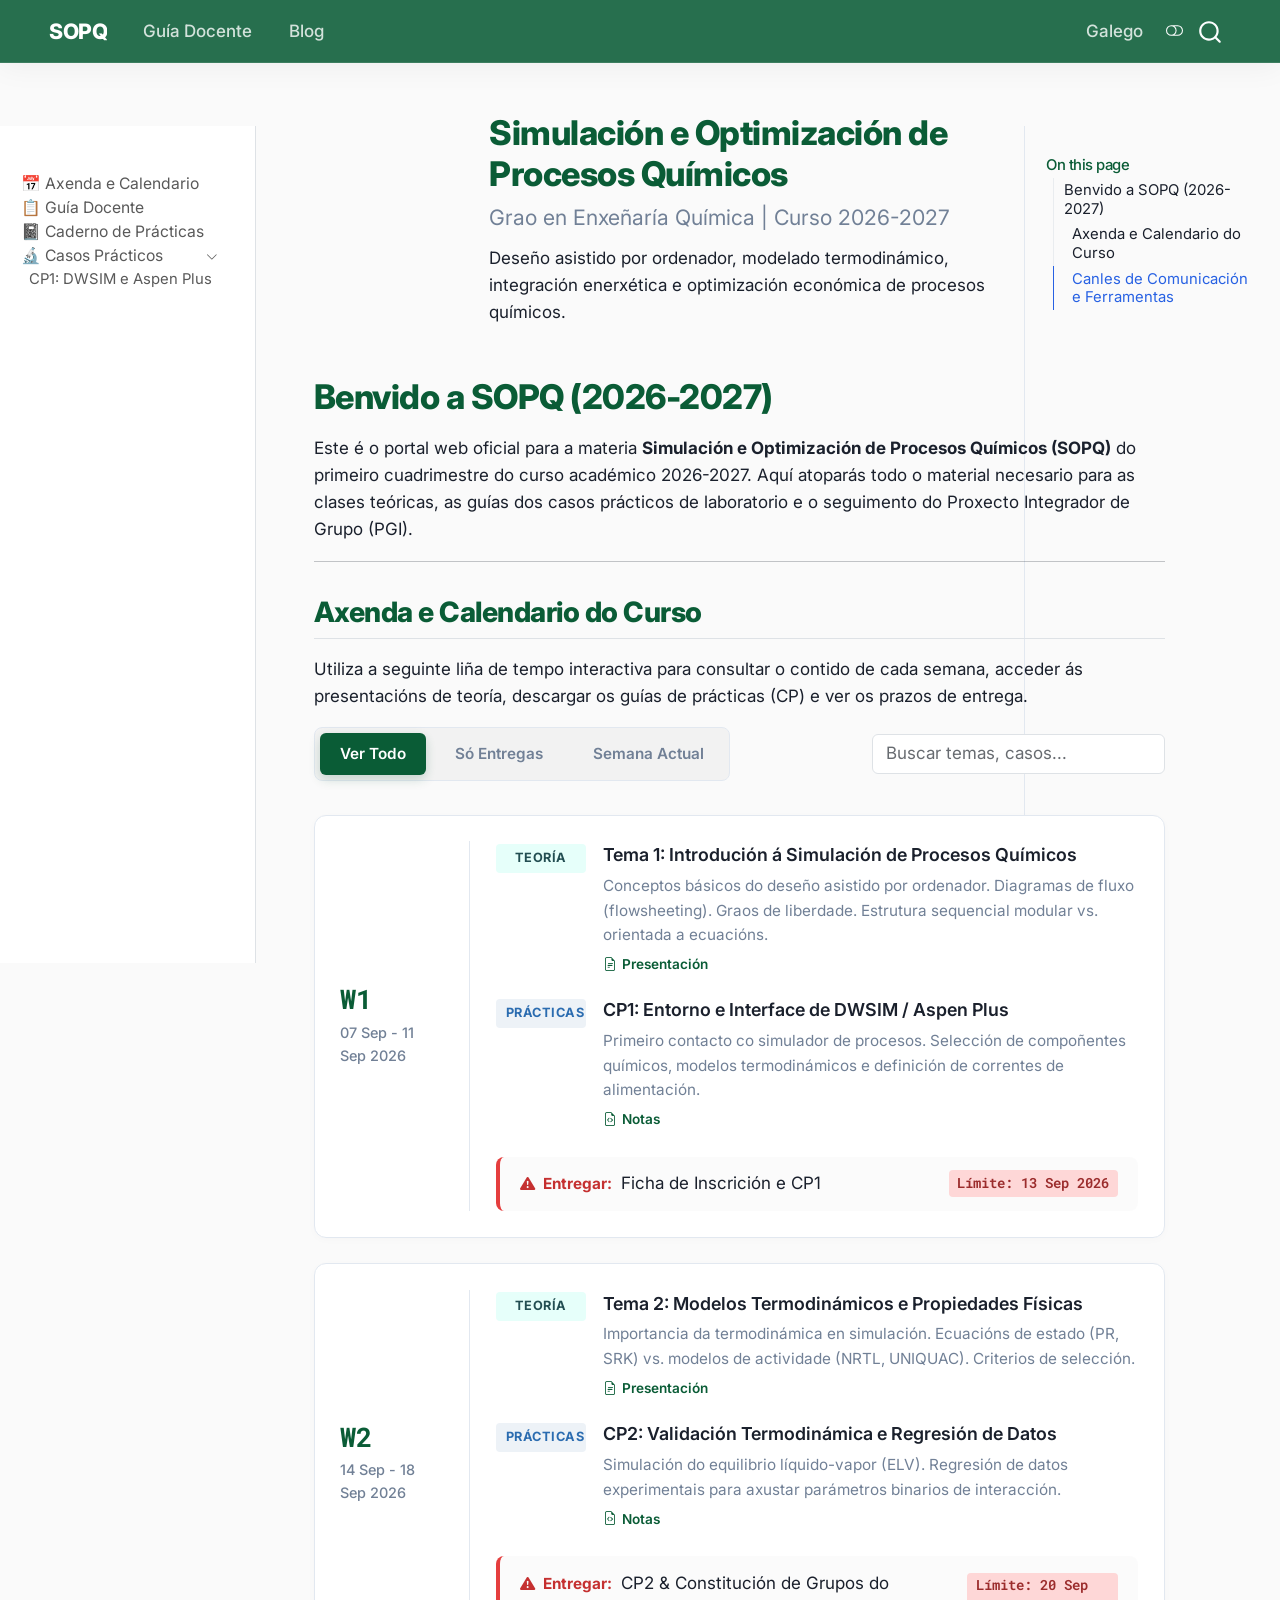
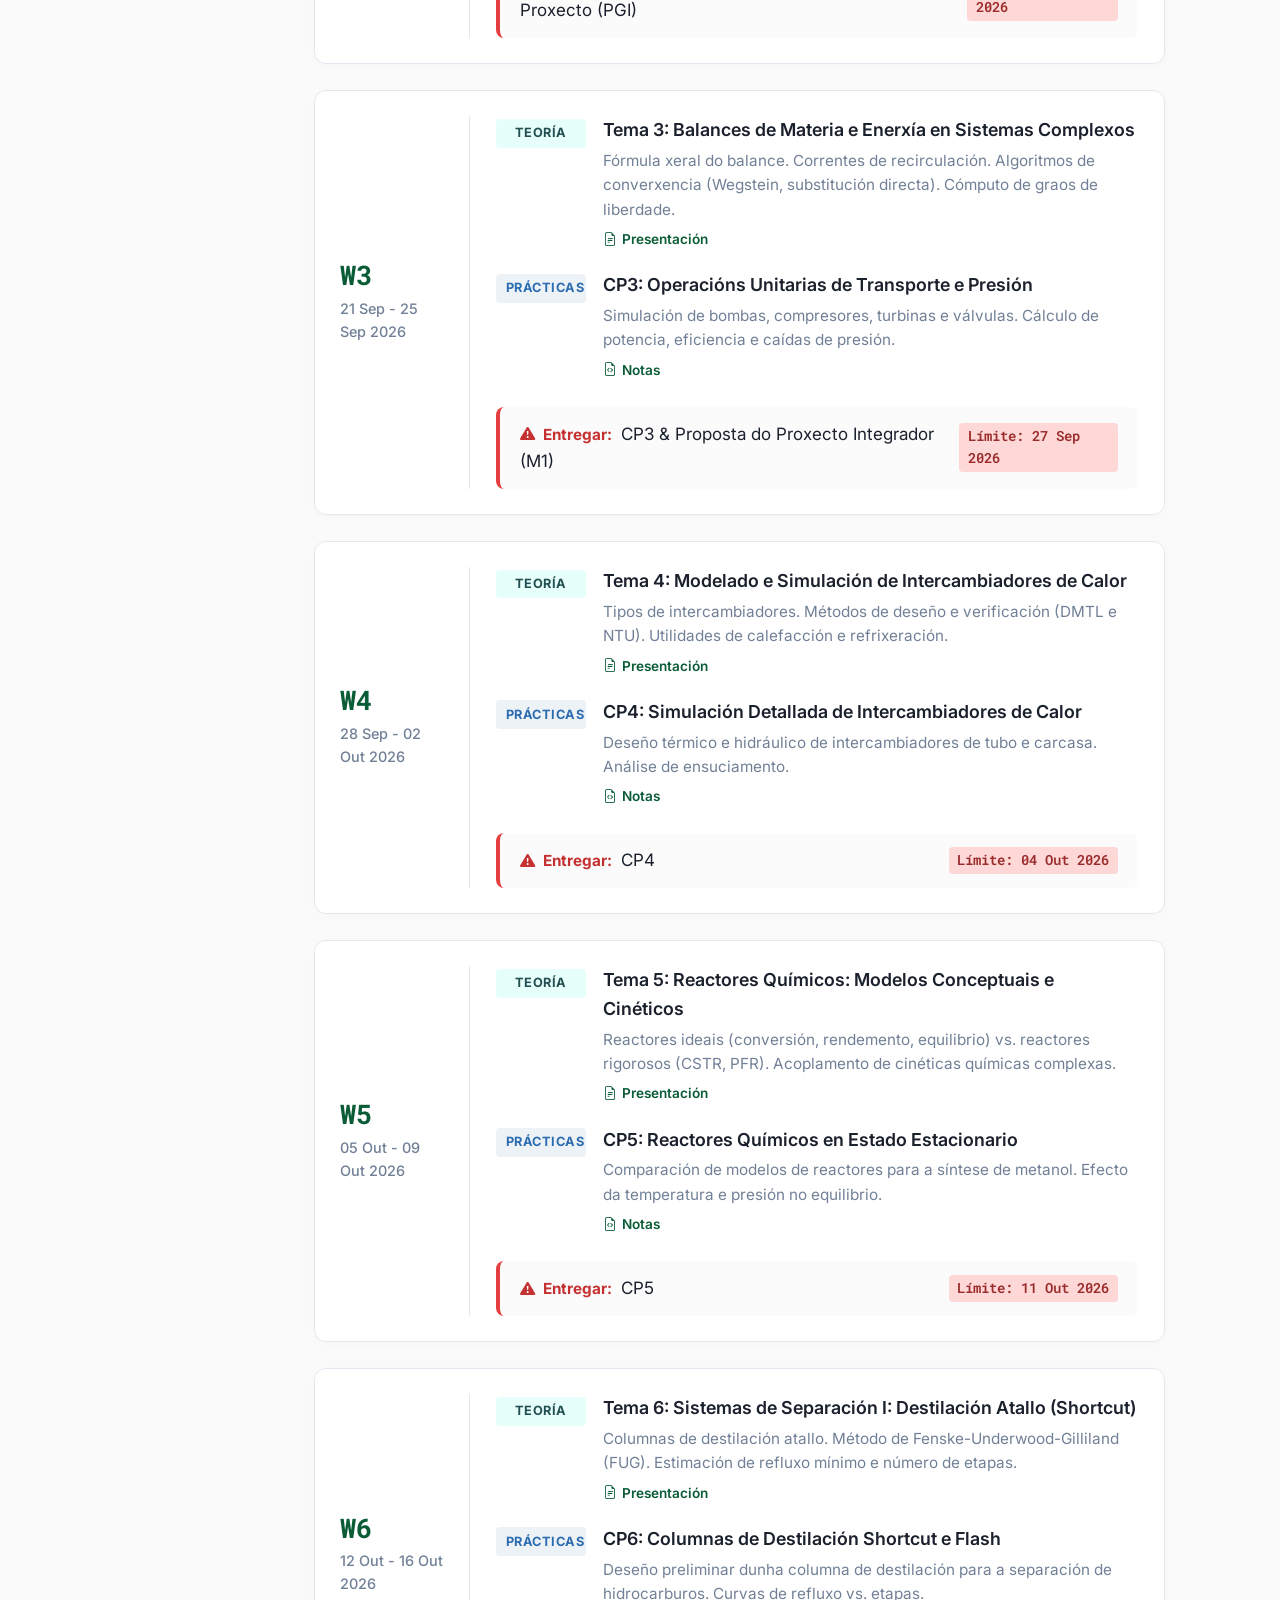
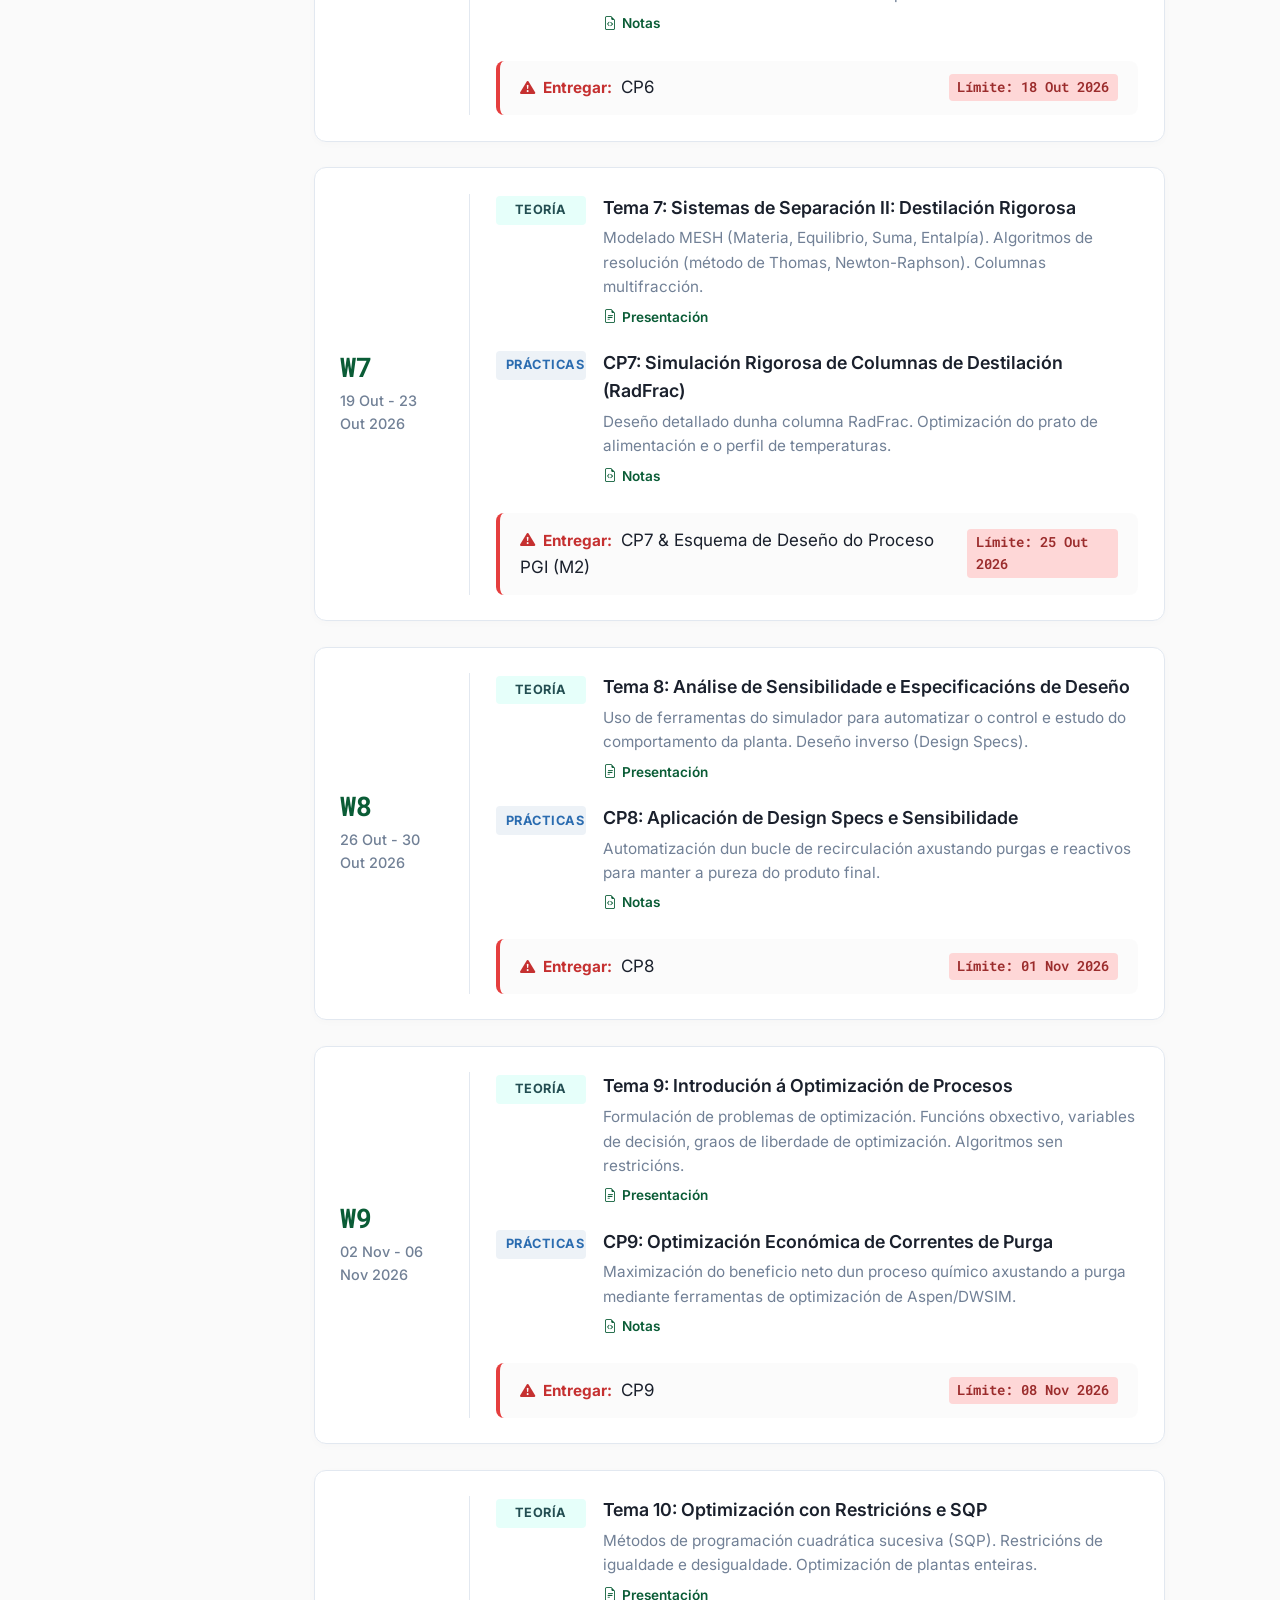
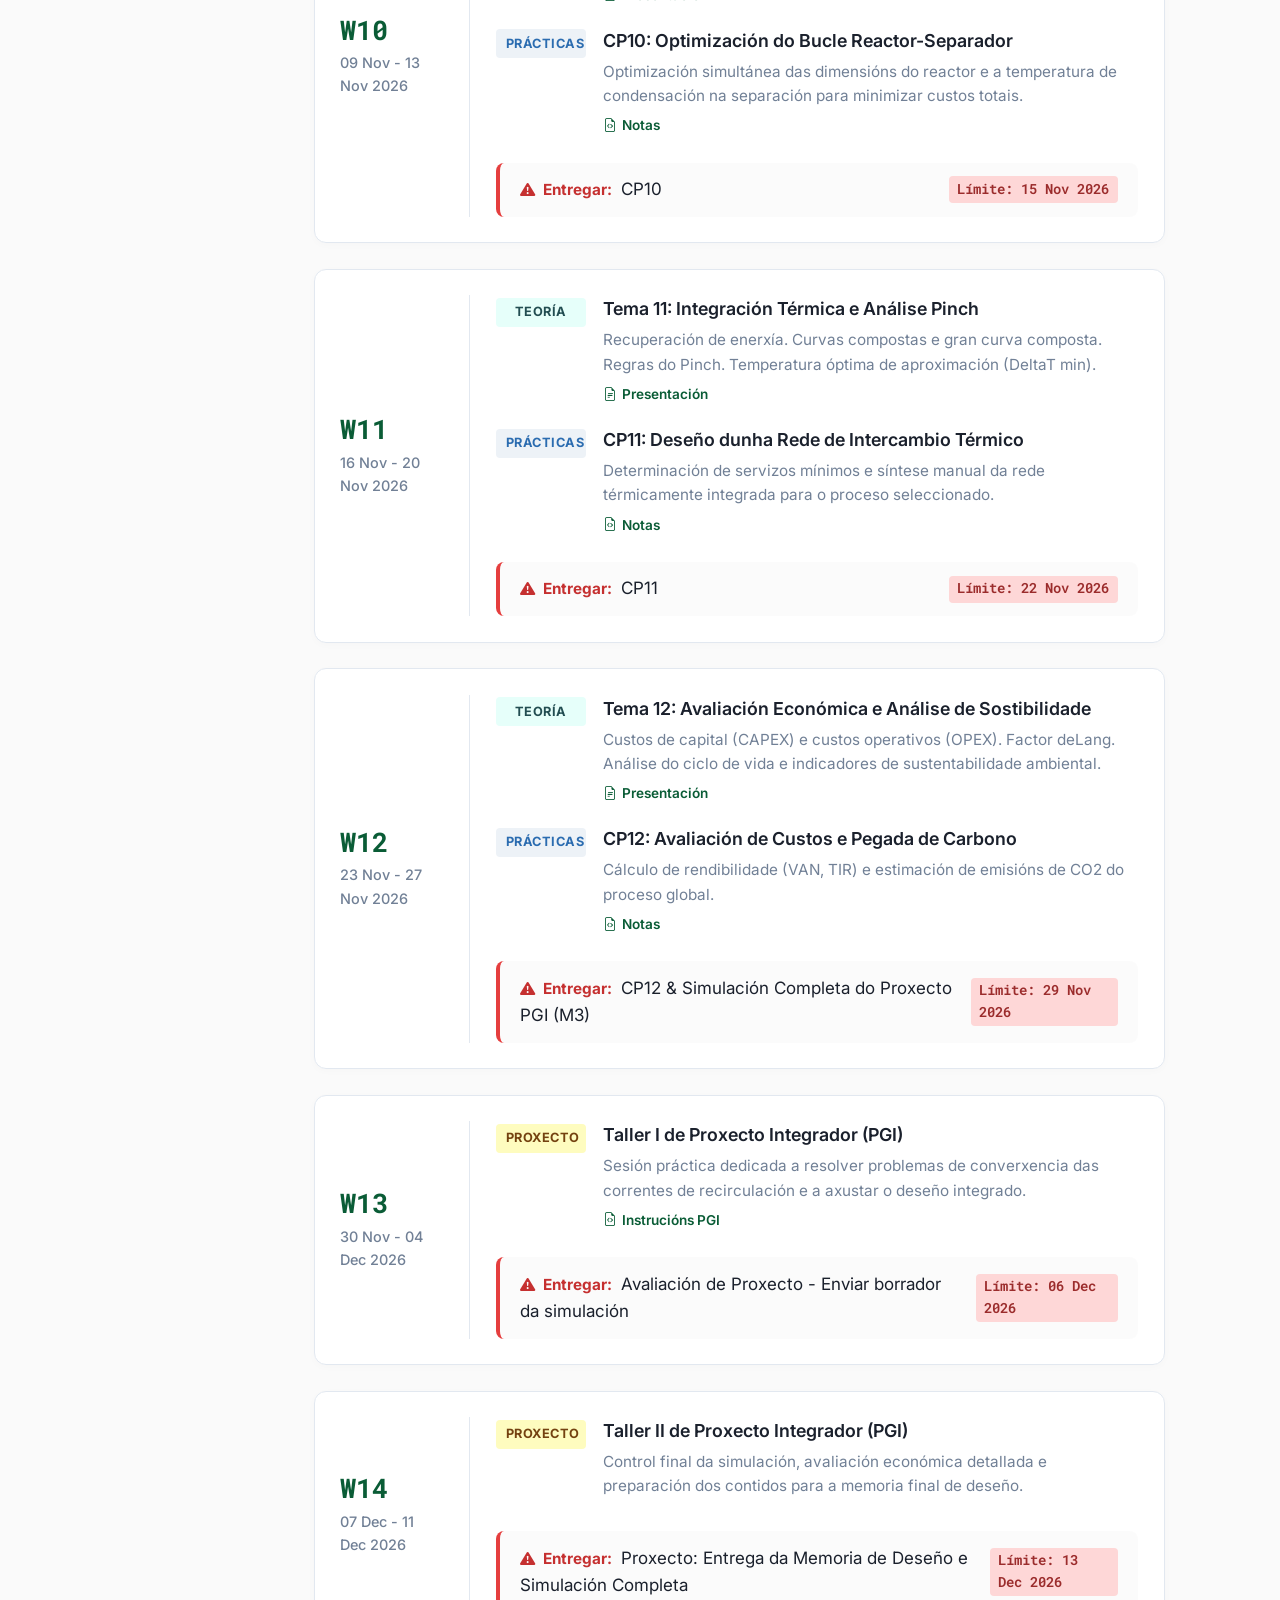
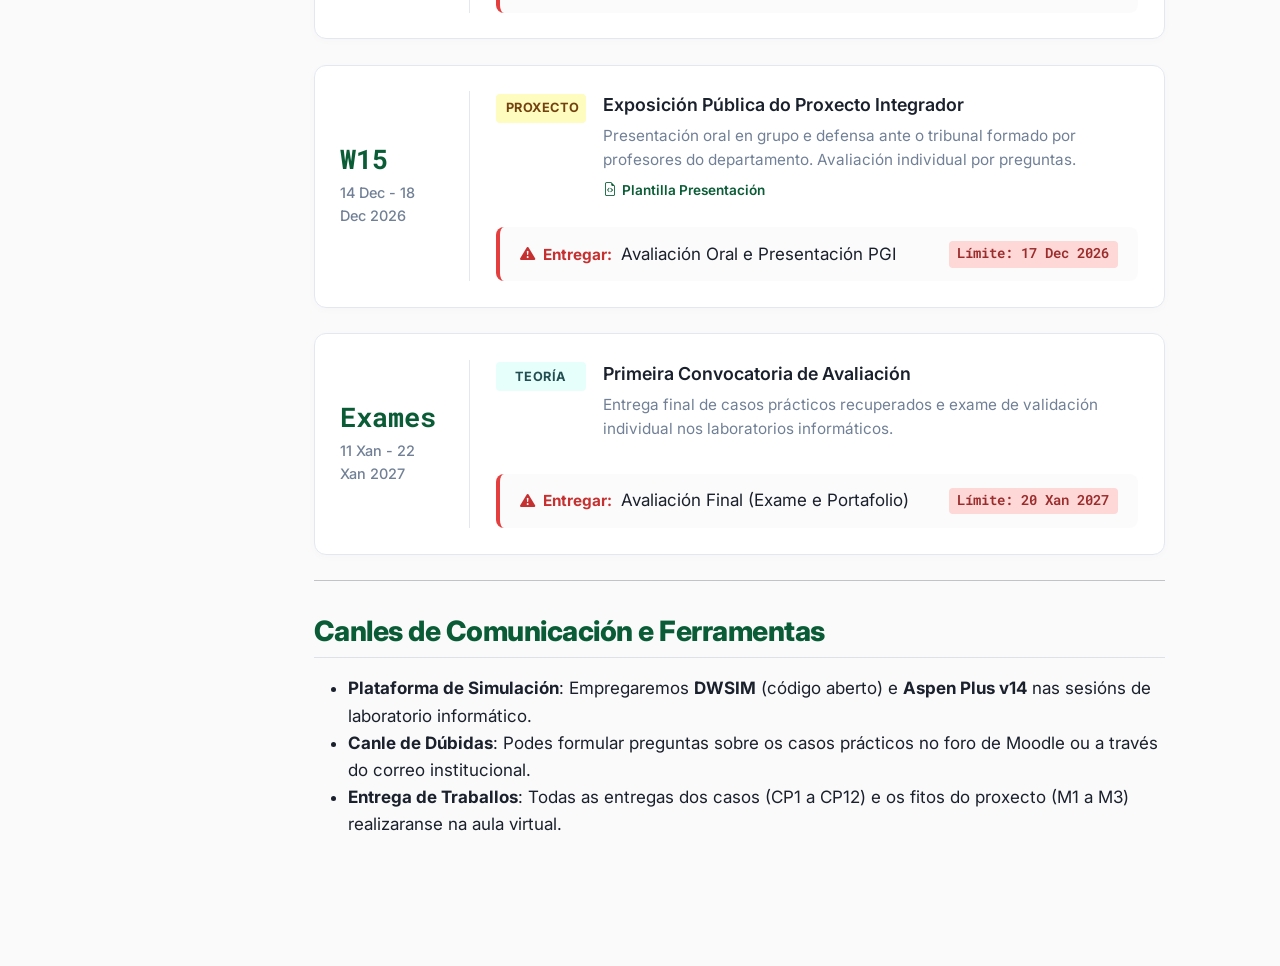
<file: gl/index.html>
<!DOCTYPE html>
<html xmlns="http://www.w3.org/1999/xhtml" lang="en" xml:lang="en"><head>

<meta charset="utf-8">
<meta name="generator" content="quarto-1.11.5">

<meta name="viewport" content="width=device-width, initial-scale=1.0, user-scalable=yes">

<meta name="description" content="Deseño asistido por ordenador, modelado termodinámico, integración enerxética e optimización económica de procesos químicos.">

<title>Simulación e Optimización de Procesos Químicos – SOPQ</title>
<style>
/* Default styles provided by pandoc.
** See https://pandoc.org/MANUAL.html#variables-for-html for config info.
*/
span.smallcaps{font-variant: small-caps;}
div.columns{display: flex; gap: 1.5em;}
div.column{flex: auto;}
@media screen {
div.columns{gap: min(4vw, 1.5em);}
div.column{overflow-x: auto;}
}
div.hanging-indent{margin-left: 1.5em; text-indent: -1.5em;}
ul.task-list{list-style: none;}
ul.task-list li input[type="checkbox"] {
  width: 0.8em;
  margin: 0 0.8em 0.2em -1em; /* quarto-specific, see https://github.com/quarto-dev/quarto-cli/issues/4556 */ 
  vertical-align: middle;
}
</style>


<script src="../site_libs/quarto-nav/quarto-nav.js"></script>
<script src="../site_libs/quarto-nav/headroom.min.js"></script>
<script src="../site_libs/clipboard/clipboard.min.js"></script>
<script src="../site_libs/quarto-search/autocomplete.umd.js"></script>
<script src="../site_libs/quarto-search/fuse.min.js"></script>
<script src="../site_libs/quarto-search/quarto-search.js"></script>
<meta name="quarto:offset" content="../">
<script src="../site_libs/quarto-html/quarto.js" type="module"></script>
<script src="../site_libs/quarto-html/tabsets/tabsets.js" type="module"></script>
<script src="../site_libs/quarto-html/popper.min.js"></script>
<script src="../site_libs/quarto-html/tippy.umd.min.js"></script>
<script src="../site_libs/quarto-html/anchor.min.js"></script>
<link href="../site_libs/quarto-html/tippy.css" rel="stylesheet">
<link href="../site_libs/quarto-html/quarto-syntax-highlighting-3b9ea68436acb9022c2fbce6dbb58b06.css" rel="stylesheet" class="quarto-color-scheme" id="quarto-text-highlighting-styles">
<link href="../site_libs/quarto-html/quarto-syntax-highlighting-dark-3572e2e2f69417ab8e71045b87c14ed7.css" rel="stylesheet" class="quarto-color-scheme quarto-color-alternate" id="quarto-text-highlighting-styles">
<link href="../site_libs/quarto-html/quarto-syntax-highlighting-3b9ea68436acb9022c2fbce6dbb58b06.css" rel="stylesheet" class="quarto-color-scheme-extra" id="quarto-text-highlighting-styles">
<script src="../site_libs/bootstrap/bootstrap.min.js"></script>
<link href="../site_libs/bootstrap/bootstrap-icons.css" rel="stylesheet">
<link href="../site_libs/bootstrap/bootstrap-cd5f6492f282d55dff150c5248537eb5.min.css" rel="stylesheet" append-hash="true" class="quarto-color-scheme" id="quarto-bootstrap" data-mode="light">
<link href="../site_libs/bootstrap/bootstrap-dark-f990fce459130405219da0f9ee26bdc8.min.css" rel="stylesheet" append-hash="true" class="quarto-color-scheme quarto-color-alternate" id="quarto-bootstrap" data-mode="dark">
<link href="../site_libs/bootstrap/bootstrap-cd5f6492f282d55dff150c5248537eb5.min.css" rel="stylesheet" append-hash="true" class="quarto-color-scheme-extra" id="quarto-bootstrap" data-mode="light">
<script id="quarto-search-options" type="application/json">{
  "location": "navbar",
  "copy-button": false,
  "collapse-after": 3,
  "panel-placement": "end",
  "type": "overlay",
  "limit": 50,
  "keyboard-shortcut": [
    "f",
    "/",
    "s"
  ],
  "show-item-context": false,
  "language": {
    "search-no-results-text": "No results",
    "search-matching-documents-text": "matching documents",
    "search-copy-link-title": "Copy link to search",
    "search-hide-matches-text": "Hide additional matches",
    "search-more-match-text": "more match in this document",
    "search-more-matches-text": "more matches in this document",
    "search-clear-button-title": "Clear",
    "search-text-placeholder": "",
    "search-detached-cancel-button-title": "Cancel",
    "search-submit-button-title": "Submit",
    "search-label": "Search"
  }
}</script>
<script>
  (function() {
    // 1. Detect active language from URL path
    var path = window.location.pathname;
    var lang = 'gl';
    if (path.indexOf('/es/') !== -1) {
      lang = 'es';
    } else if (path.indexOf('/en/') !== -1) {
      lang = 'en';
    }
    document.documentElement.classList.add('lang-' + lang);
    document.documentElement.setAttribute('lang', lang);

    // 2. Compute project root relative path prefix dynamically
    var prefix = '';
    var scripts = document.getElementsByTagName('script');
    for (var i = 0; i < scripts.length; i++) {
      var src = scripts[i].getAttribute('src');
      if (src && src.indexOf('site_libs/') !== -1) {
        prefix = src.substring(0, src.indexOf('site_libs/'));
        break;
      }
    }
    
    // Fallback based on subdirectory depth
    if (!prefix) {
      var segments = path.split('/').filter(Boolean);
      if (segments.length > 0 && segments[segments.length - 1].indexOf('.html') !== -1) {
        segments.pop();
      }
      if (segments.length > 0 && (segments[0] === 'gl' || segments[0] === 'es' || segments[0] === 'en')) {
        prefix = '../'.repeat(segments.length);
      }
    }

    window.SOPQ_PATH_PREFIX = prefix;

    // 3. Dynamically inject schedule.js
    var scriptEl = document.createElement('script');
    scriptEl.src = prefix + 'schedule.js';
    scriptEl.defer = true;
    document.head.appendChild(scriptEl);
  })();
</script>


<link rel="stylesheet" href="../styles.css">
</head>

<body class="nav-sidebar docked nav-fixed quarto-light"><a id="quarto-skip-link" class="visually-hidden-focusable" href="#quarto-document-content">Skip to main content</a><script id="quarto-html-before-body" type="application/javascript">
    const toggleBodyColorMode = (bsSheetEl) => {
      const mode = bsSheetEl.getAttribute("data-mode");
      const bodyEl = window.document.querySelector("body");
      if (mode === "dark") {
        bodyEl.classList.add("quarto-dark");
        bodyEl.classList.remove("quarto-light");
      } else {
        bodyEl.classList.add("quarto-light");
        bodyEl.classList.remove("quarto-dark");
      }
    }
    const toggleBodyColorPrimary = () => {
      const bsSheetEl = window.document.querySelector("link#quarto-bootstrap:not([rel=disabled-stylesheet])");
      if (bsSheetEl) {
        toggleBodyColorMode(bsSheetEl);
      }
    }
    const setColorSchemeToggle = (alternate) => {
      const toggles = window.document.querySelectorAll('.quarto-color-scheme-toggle');
      for (let i=0; i < toggles.length; i++) {
        const toggle = toggles[i];
        if (toggle) {
          toggle.setAttribute("aria-checked", alternate ? "true" : "false");
          if (alternate) {
            toggle.classList.add("alternate");
          } else {
            toggle.classList.remove("alternate");
          }
        }
      }
    };
    const toggleColorMode = (alternate) => {
      // Switch the stylesheets
      const primaryStylesheets = window.document.querySelectorAll('link.quarto-color-scheme:not(.quarto-color-alternate)');
      const alternateStylesheets = window.document.querySelectorAll('link.quarto-color-scheme.quarto-color-alternate');
      manageTransitions('#quarto-margin-sidebar .nav-link', false);
      if (alternate) {
        // note: dark is layered on light, we don't disable primary!
        enableStylesheet(alternateStylesheets);
        for (const sheetNode of alternateStylesheets) {
          if (sheetNode.id === "quarto-bootstrap") {
            toggleBodyColorMode(sheetNode);
          }
        }
      } else {
        disableStylesheet(alternateStylesheets);
        enableStylesheet(primaryStylesheets)
        toggleBodyColorPrimary();
      }
      manageTransitions('#quarto-margin-sidebar .nav-link', true);
      // Switch the toggles
      setColorSchemeToggle(alternate)
      // Hack to workaround the fact that safari doesn't
      // properly recolor the scrollbar when toggling (#1455)
      if (navigator.userAgent.indexOf('Safari') > 0 && navigator.userAgent.indexOf('Chrome') == -1) {
        manageTransitions("body", false);
        window.scrollTo(0, 1);
        setTimeout(() => {
          window.scrollTo(0, 0);
          manageTransitions("body", true);
        }, 40);
      }
    }
    const disableStylesheet = (stylesheets) => {
      for (let i=0; i < stylesheets.length; i++) {
        const stylesheet = stylesheets[i];
        stylesheet.rel = 'disabled-stylesheet';
      }
    }
    const enableStylesheet = (stylesheets) => {
      for (let i=0; i < stylesheets.length; i++) {
        const stylesheet = stylesheets[i];
        if(stylesheet.rel !== 'stylesheet') { // for Chrome, which will still FOUC without this check
          stylesheet.rel = 'stylesheet';
        }
      }
    }
    const manageTransitions = (selector, allowTransitions) => {
      const els = window.document.querySelectorAll(selector);
      for (let i=0; i < els.length; i++) {
        const el = els[i];
        if (allowTransitions) {
          el.classList.remove('notransition');
        } else {
          el.classList.add('notransition');
        }
      }
    }
    const isFileUrl = () => {
      return window.location.protocol === 'file:';
    }
    const hasAlternateSentinel = () => {
      let styleSentinel = getColorSchemeSentinel();
      if (styleSentinel !== null) {
        return styleSentinel === "alternate";
      } else {
        return false;
      }
    }
    const setStyleSentinel = (alternate) => {
      const value = alternate ? "alternate" : "default";
      if (!isFileUrl()) {
        window.localStorage.setItem("quarto-color-scheme", value);
      } else {
        localAlternateSentinel = value;
      }
    }
    const getColorSchemeSentinel = () => {
      if (!isFileUrl()) {
        const storageValue = window.localStorage.getItem("quarto-color-scheme");
        return storageValue != null ? storageValue : localAlternateSentinel;
      } else {
        return localAlternateSentinel;
      }
    }
    const toggleGiscusIfUsed = (isAlternate, darkModeDefault) => {
      const baseTheme = document.querySelector('#giscus-base-theme')?.value ?? 'light';
      const alternateTheme = document.querySelector('#giscus-alt-theme')?.value ?? 'dark';
      let newTheme = '';
      if(authorPrefersDark) {
        newTheme = isAlternate ? baseTheme : alternateTheme;
      } else {
        newTheme = isAlternate ? alternateTheme : baseTheme;
      }
      const changeGiscusTheme = () => {
        // From: https://github.com/giscus/giscus/issues/336
        const sendMessage = (message) => {
          const iframe = document.querySelector('iframe.giscus-frame');
          if (!iframe) return;
          iframe.contentWindow.postMessage({ giscus: message }, 'https://giscus.app');
        }
        sendMessage({
          setConfig: {
            theme: newTheme
          }
        });
      }
      const isGiscussLoaded = window.document.querySelector('iframe.giscus-frame') !== null;
      if (isGiscussLoaded) {
        changeGiscusTheme();
      }
    };
    const authorPrefersDark = false;
    const darkModeDefault = authorPrefersDark;
      document.querySelector('link#quarto-text-highlighting-styles.quarto-color-scheme-extra').rel = 'disabled-stylesheet';
      document.querySelector('link#quarto-bootstrap.quarto-color-scheme-extra').rel = 'disabled-stylesheet';
    let localAlternateSentinel = darkModeDefault ? 'alternate' : 'default';
    // Dark / light mode switch
    window.quartoToggleColorScheme = () => {
      // Read the current dark / light value
      let toAlternate = !hasAlternateSentinel();
      toggleColorMode(toAlternate);
      setStyleSentinel(toAlternate);
      toggleGiscusIfUsed(toAlternate, darkModeDefault);
      window.dispatchEvent(new Event('resize'));
    };
    // Switch to dark mode if need be
    if (hasAlternateSentinel()) {
      toggleColorMode(true);
    } else {
      toggleColorMode(false);
    }
  </script>

<div id="quarto-search-results"></div>
  <header id="quarto-header" class="headroom fixed-top">
    <nav class="navbar navbar-expand-lg " data-bs-theme="dark" aria-label="Site">
      <div class="navbar-container container-fluid">
      <div class="navbar-brand-container mx-auto">
    <a class="navbar-brand" href="../index.html">
    <span class="navbar-title">SOPQ</span>
    </a>
  </div>
            <div id="quarto-search" class="" title="Search"></div>
          <button class="navbar-toggler" type="button" data-bs-toggle="collapse" data-bs-target="#navbarCollapse" aria-controls="navbarCollapse" aria-expanded="false" aria-label="Toggle navigation" onclick="if (window.quartoToggleHeadroom) { window.quartoToggleHeadroom(); }">
  <span class="navbar-toggler-icon"></span>
</button>
          <div class="collapse navbar-collapse" id="navbarCollapse">
            <ul class="navbar-nav navbar-nav-scroll me-auto">
  <li class="nav-item">
    <a class="nav-link active" href="../index.html" aria-current="page"> 
<span class="menu-text">SOPQ</span></a>
  </li>  
  <li class="nav-item">
    <a class="nav-link" href="../gl/guia-docente.html"> 
<span class="menu-text">Guía Docente</span></a>
  </li>  
  <li class="nav-item">
    <a class="nav-link" href="../gl/blog/index.html"> 
<span class="menu-text">Blog</span></a>
  </li>  
  <li class="nav-item">
    <a class="nav-link" href="../es/index.html"> 
<span class="menu-text">SOPQ</span></a>
  </li>  
  <li class="nav-item">
    <a class="nav-link" href="../es/guia-docente.html"> 
<span class="menu-text">Guía Docente</span></a>
  </li>  
  <li class="nav-item">
    <a class="nav-link" href="../es/blog/index.html"> 
<span class="menu-text">Blog</span></a>
  </li>  
  <li class="nav-item">
    <a class="nav-link" href="../en/index.html"> 
<span class="menu-text">SOPQ</span></a>
  </li>  
  <li class="nav-item">
    <a class="nav-link" href="../en/guia-docente.html"> 
<span class="menu-text">Syllabus</span></a>
  </li>  
  <li class="nav-item">
    <a class="nav-link" href="../en/blog/index.html"> 
<span class="menu-text">Blog</span></a>
  </li>  
</ul>
            <ul class="navbar-nav navbar-nav-scroll ms-auto">
  <li class="nav-item">
    <a class="nav-link" href="../index.html"> 
<span class="menu-text">Galego</span></a>
  </li>  
  <li class="nav-item">
    <a class="nav-link" href="../es/index.html"> 
<span class="menu-text">Español</span></a>
  </li>  
  <li class="nav-item">
    <a class="nav-link" href="../en/index.html"> 
<span class="menu-text">English</span></a>
  </li>  
</ul>
          </div> <!-- /navcollapse -->
            <div class="quarto-navbar-tools">
  <button type="button" role="switch" aria-checked="false" class="quarto-color-scheme-toggle quarto-navigation-tool  px-1" onclick="window.quartoToggleColorScheme(); return false;" title="Toggle dark mode" aria-label="Toggle dark mode"><i class="bi"></i></button>
</div>
      </div> <!-- /container-fluid -->
    </nav>
  <nav class="quarto-secondary-nav" aria-label="Toolbar">
    <div class="container-fluid d-flex">
      <button type="button" class="quarto-btn-toggle btn" data-bs-toggle="collapse" role="button" data-bs-target=".quarto-sidebar-collapse-item" aria-controls="quarto-sidebar" aria-expanded="false" aria-label="Toggle sidebar navigation" onclick="if (window.quartoToggleHeadroom) { window.quartoToggleHeadroom(); }">
        <i class="bi bi-layout-text-sidebar-reverse"></i>
      </button>
        <nav class="quarto-page-breadcrumbs" aria-label="Breadcrumbs"><ol class="breadcrumb"><li class="breadcrumb-item">Simulación e Optimización de Procesos Químicos</li></ol></nav>
        <a class="flex-grow-1" data-bs-toggle="collapse" data-bs-target=".quarto-sidebar-collapse-item" onclick="if (window.quartoToggleHeadroom) { window.quartoToggleHeadroom(); }">      
        </a>
    </div>
  </nav>
</header>
<!-- content -->
<div id="quarto-content" class="quarto-container page-columns page-rows-contents page-layout-full page-navbar">
<!-- sidebar -->
  <nav id="quarto-sidebar" class="sidebar collapse collapse-horizontal quarto-sidebar-collapse-item sidebar-navigation docked overflow-auto" aria-label="Section">
    <div class="sidebar-menu-container"> 
    <ul class="list-unstyled mt-1">
        <li class="sidebar-item">
  <div class="sidebar-item-container"> 
  <a href="../index.html" class="sidebar-item-text sidebar-link">
 <span class="menu-text">📅 Axenda e Calendario</span></a>
  </div>
</li>
        <li class="sidebar-item">
  <div class="sidebar-item-container"> 
  <a href="../gl/guia-docente.html" class="sidebar-item-text sidebar-link">
 <span class="menu-text">📋 Guía Docente</span></a>
  </div>
</li>
        <li class="sidebar-item">
  <div class="sidebar-item-container"> 
  <a href="../gl/blog/index.html" class="sidebar-item-text sidebar-link">
 <span class="menu-text">📓 Caderno de Prácticas</span></a>
  </div>
</li>
        <li class="sidebar-item sidebar-item-section">
      <div class="sidebar-item-container"> 
            <button type="button" class="sidebar-item-text sidebar-item-toggle sidebar-link text-start" data-bs-toggle="collapse" data-bs-target="#quarto-sidebar-section-1" aria-controls="quarto-sidebar-section-1" aria-expanded="true">
 <span class="menu-text" id="quarto-sidebar-section-1-label">🔬 Casos Prácticos</span><i class="bi bi-chevron-right" aria-hidden="true"></i></button>
      </div>
      <ul id="quarto-sidebar-section-1" aria-labelledby="quarto-sidebar-section-1-label" class="collapse list-unstyled sidebar-section depth1 show">  
          <li class="sidebar-item">
  <div class="sidebar-item-container"> 
  <a href="../gl/blog/posts/cp1-intro.html" class="sidebar-item-text sidebar-link">
 <span class="menu-text">CP1: DWSIM e Aspen Plus</span></a>
  </div>
</li>
      </ul>
  </li>
    </ul>
    </div>
</nav>
<div id="quarto-sidebar-glass" class="quarto-sidebar-collapse-item" data-bs-toggle="collapse" data-bs-target=".quarto-sidebar-collapse-item"></div>
<!-- margin-sidebar -->
    <div id="quarto-margin-sidebar" class="sidebar margin-sidebar">
        <nav id="TOC" role="doc-toc" aria-labelledby="toc-title" class="toc-active">
    <h2 id="toc-title">On this page</h2>
   
  <ul>
  <li><a href="#benvido-a-sopq-2026-2027" id="toc-benvido-a-sopq-2026-2027" class="nav-link active" data-scroll-target="#benvido-a-sopq-2026-2027">Benvido a SOPQ (2026-2027)</a>
  <ul class="collapse">
  <li><a href="#axenda-e-calendario-do-curso" id="toc-axenda-e-calendario-do-curso" class="nav-link" data-scroll-target="#axenda-e-calendario-do-curso">Axenda e Calendario do Curso</a></li>
  <li><a href="#canles-de-comunicación-e-ferramentas" id="toc-canles-de-comunicación-e-ferramentas" class="nav-link" data-scroll-target="#canles-de-comunicación-e-ferramentas">Canles de Comunicación e Ferramentas</a></li>
  </ul></li>
  </ul>
</nav>
    </div>
<!-- main -->
<main class="content page-columns page-full column-body" id="quarto-document-content" tabindex="-1">


<header id="title-block-header" class="quarto-title-block default">
<div class="quarto-title">
<h1 class="title">Simulación e Optimización de Procesos Químicos</h1>
<p class="subtitle lead">Grao en Enxeñaría Química | Curso 2026-2027</p>
</div>

<div>
  <div class="description">
    Deseño asistido por ordenador, modelado termodinámico, integración enerxética e optimización económica de procesos químicos.
  </div>
</div>


<div class="quarto-title-meta column-body">

    
  
    
  </div>
  


</header>


<section id="benvido-a-sopq-2026-2027" class="level1 column-page">
<h1>Benvido a SOPQ (2026-2027)</h1>
<p>Este é o portal web oficial para a materia <strong>Simulación e Optimización de Procesos Químicos (SOPQ)</strong> do primeiro cuadrimestre do curso académico 2026-2027. Aquí atoparás todo o material necesario para as clases teóricas, as guías dos casos prácticos de laboratorio e o seguimento do Proxecto Integrador de Grupo (PGI).</p>
<hr>
<section id="axenda-e-calendario-do-curso" class="level2">
<h2 class="anchored" data-anchor-id="axenda-e-calendario-do-curso">Axenda e Calendario do Curso</h2>
<p>Utiliza a seguinte liña de tempo interactiva para consultar o contido de cada semana, acceder ás presentacións de teoría, descargar os guías de prácticas (CP) e ver os prazos de entrega.</p>
<div id="schedule-timeline">

</div>
<hr>
</section>
<section id="canles-de-comunicación-e-ferramentas" class="level2">
<h2 class="anchored" data-anchor-id="canles-de-comunicación-e-ferramentas">Canles de Comunicación e Ferramentas</h2>
<ul>
<li><strong>Plataforma de Simulación</strong>: Empregaremos <strong>DWSIM</strong> (código aberto) e <strong>Aspen Plus v14</strong> nas sesións de laboratorio informático.</li>
<li><strong>Canle de Dúbidas</strong>: Podes formular preguntas sobre os casos prácticos no foro de Moodle ou a través do correo institucional.</li>
<li><strong>Entrega de Traballos</strong>: Todas as entregas dos casos (CP1 a CP12) e os fitos do proxecto (M1 a M3) realizaranse na aula virtual.</li>
</ul>
</section>
</section>



</main> <!-- /main -->
<script>
  // Add custom active state classes to navbar links on load
  document.addEventListener("DOMContentLoaded", function() {
    var path = window.location.pathname;
    var navLinks = document.querySelectorAll('.navbar-nav .nav-link');
    navLinks.forEach(function(link) {
      var href = link.getAttribute('href');
      if (href) {
        if (path.endsWith(href) || (href === 'index.html' && path.endsWith('/'))) {
          link.classList.add('active');
        }
      }
    });
  });
</script>
<script id="quarto-html-after-body" type="application/javascript">
  window.document.addEventListener("DOMContentLoaded", function (event) {
    // Ensure there is a toggle, if there isn't float one in the top right
    if (window.document.querySelector('.quarto-color-scheme-toggle') === null) {
      const toggle = window.document.createElement('button');
      toggle.type = "button";
      toggle.setAttribute("role", "switch");
      toggle.setAttribute("aria-checked", "false");
      toggle.classList.add('top-right');
      toggle.classList.add('quarto-color-scheme-toggle');
      toggle.setAttribute("aria-label", "Toggle dark mode");
      toggle.onclick = function() { try { window.quartoToggleColorScheme(); } catch {} return false; };
      const i = window.document.createElement("i");
      i.classList.add('bi');
      toggle.appendChild(i);
      // Put the toggle in a landmark of its own, so that landmark navigation
      // can reach it.
      //
      // The container is always a fresh direct child of body, and the toggle is
      // never moved into page furniture that the theme or the author controls.
      // The toggle is positioned against the page, so any ancestor that
      // establishes a containing block captures it: a positioned element or a
      // grid for position: absolute, and transform, filter, will-change or
      // contain for position: fixed. A direct child of body has none of these
      // to inherit, and the shift when one appears is silent and visual.
      //
      // ARIA says a document should have at most one banner, and axe reports a
      // duplicate whether or not the banners carry distinct labels. So use a
      // header when the page has no banner yet, and a named region otherwise.
      //
      // A header is a banner wherever it sits, unless it is inside sectioning
      // content, so this cannot just look at the children of body: a custom
      // page layout wraps the title block header in a plain div. An explicit
      // role="banner" always counts.
      const sectioning = 'article, aside, main, nav, section, [role="article"], [role="complementary"], [role="main"], [role="navigation"], [role="region"]';
      const hasBanner = Array.from(
        window.document.querySelectorAll('header:not([role]), [role="banner"]')
      ).some(function(el) {
        return el.hasAttribute("role") || el.closest(sectioning) === null;
      });
      const container = window.document.createElement(hasBanner ? "div" : "header");
      if (hasBanner) {
        container.setAttribute("role", "region");
        container.setAttribute("aria-label", "Toggle dark mode");
      }
      container.classList.add('quarto-color-scheme-toggle-container');
      container.appendChild(toggle);
      window.document.body.appendChild(container);
    }
    setColorSchemeToggle(hasAlternateSentinel())
    const icon = "";
    const anchorJS = new window.AnchorJS();
    anchorJS.options = {
      placement: 'right',
      icon: icon
    };
    anchorJS.add('.anchored');
    const isCodeAnnotation = (el) => {
      for (const clz of el.classList) {
        if (clz.startsWith('code-annotation-')) {                     
          return true;
        }
      }
      return false;
    }
    const onCopySuccess = function(e) {
      // button target
      const button = e.trigger;
      // don't keep focus
      button.blur();
      // flash "checked"
      button.classList.add('code-copy-button-checked');
      var currentTitle = button.getAttribute("title");
      button.setAttribute("title", "Copied!");
      let tooltip;
      if (window.bootstrap) {
        button.setAttribute("data-bs-toggle", "tooltip");
        button.setAttribute("data-bs-placement", "left");
        button.setAttribute("data-bs-title", "Copied!");
        tooltip = new bootstrap.Tooltip(button, 
          { trigger: "manual", 
            customClass: "code-copy-button-tooltip",
            offset: [0, -8]});
        tooltip.show();    
      }
      setTimeout(function() {
        if (tooltip) {
          tooltip.hide();
          button.removeAttribute("data-bs-title");
          button.removeAttribute("data-bs-toggle");
          button.removeAttribute("data-bs-placement");
        }
        button.setAttribute("title", currentTitle);
        button.classList.remove('code-copy-button-checked');
      }, 1000);
      // clear code selection
      e.clearSelection();
    }
    const getTextToCopy = function(trigger) {
      const outerScaffold = trigger.parentElement.cloneNode(true);
      const codeEl = outerScaffold.querySelector('code');
      for (const childEl of codeEl.children) {
        if (isCodeAnnotation(childEl)) {
          childEl.remove();
        }
      }
      return codeEl.innerText;
    }
    const clipboard = new window.ClipboardJS('.code-copy-button:not([data-in-quarto-modal])', {
      text: getTextToCopy
    });
    clipboard.on('success', onCopySuccess);
    if (window.document.getElementById('quarto-embedded-source-code-modal')) {
      const clipboardModal = new window.ClipboardJS('.code-copy-button[data-in-quarto-modal]', {
        text: getTextToCopy,
        container: window.document.getElementById('quarto-embedded-source-code-modal')
      });
      clipboardModal.on('success', onCopySuccess);
    }
      var localhostRegex = new RegExp(/^(?:http|https):\/\/localhost\:?[0-9]*\//);
      var mailtoRegex = new RegExp(/^mailto:/);
        var filterRegex = new RegExp('/' + window.location.host + '/');
      var isInternal = (href) => {
          return filterRegex.test(href) || localhostRegex.test(href) || mailtoRegex.test(href);
      }
      // Inspect non-navigation links and adorn them if external
     var links = window.document.querySelectorAll('a[href]:not(.nav-link):not(.navbar-brand):not(.toc-action):not(.sidebar-link):not(.sidebar-item-toggle):not(.pagination-link):not(.no-external):not([aria-hidden]):not(.dropdown-item):not(.quarto-navigation-tool):not(.about-link)');
      for (var i=0; i<links.length; i++) {
        const link = links[i];
        if (!isInternal(link.href)) {
          // undo the damage that might have been done by quarto-nav.js in the case of
          // links that we want to consider external
          if (link.dataset.originalHref !== undefined) {
            link.href = link.dataset.originalHref;
          }
        }
      }
    function tippyHover(el, contentFn, onTriggerFn, onUntriggerFn) {
      const config = {
        allowHTML: true,
        maxWidth: 500,
        delay: 100,
        arrow: false,
        appendTo: function(el) {
            return el.parentElement;
        },
        interactive: true,
        interactiveBorder: 10,
        theme: 'quarto',
        placement: 'bottom-start',
      };
      if (contentFn) {
        config.content = contentFn;
      }
      if (onTriggerFn) {
        config.onTrigger = onTriggerFn;
      }
      if (onUntriggerFn) {
        config.onUntrigger = onUntriggerFn;
      }
      window.tippy(el, config); 
    }
    const noterefs = window.document.querySelectorAll('a[role="doc-noteref"]');
    for (var i=0; i<noterefs.length; i++) {
      const ref = noterefs[i];
      tippyHover(ref, function() {
        // use id or data attribute instead here
        let href = ref.getAttribute('data-footnote-href') || ref.getAttribute('href');
        try { href = new URL(href).hash; } catch {}
        const id = href.replace(/^#\/?/, "");
        const note = window.document.getElementById(id);
        if (note) {
          return note.innerHTML;
        } else {
          return "";
        }
      });
    }
    const xrefs = window.document.querySelectorAll('a.quarto-xref');
    const processXRef = (id, note) => {
      // Strip column container classes
      const stripColumnClz = (el) => {
        el.classList.remove("page-full", "page-columns");
        if (el.children) {
          for (const child of el.children) {
            stripColumnClz(child);
          }
        }
      }
      stripColumnClz(note)
      if (id === null || id.startsWith('sec-')) {
        // Special case sections, only their first couple elements
        const container = document.createElement("div");
        if (note.children && note.children.length > 2) {
          container.appendChild(note.children[0].cloneNode(true));
          for (let i = 1; i < note.children.length; i++) {
            const child = note.children[i];
            if (child.tagName === "P" && child.innerText === "") {
              continue;
            } else {
              container.appendChild(child.cloneNode(true));
              break;
            }
          }
          if (window.Quarto?.typesetMath) {
            window.Quarto.typesetMath(container);
          }
          return container.innerHTML
        } else {
          if (window.Quarto?.typesetMath) {
            window.Quarto.typesetMath(note);
          }
          return note.innerHTML;
        }
      } else {
        // Remove any anchor links if they are present
        const anchorLink = note.querySelector('a.anchorjs-link');
        if (anchorLink) {
          anchorLink.remove();
        }
        if (window.Quarto?.typesetMath) {
          window.Quarto.typesetMath(note);
        }
        if (note.classList.contains("callout")) {
          return note.outerHTML;
        } else {
          return note.innerHTML;
        }
      }
    }
    for (var i=0; i<xrefs.length; i++) {
      const xref = xrefs[i];
      tippyHover(xref, undefined, function(instance) {
        instance.disable();
        let url = xref.getAttribute('href');
        let hash = undefined; 
        if (url.startsWith('#')) {
          hash = url;
        } else {
          try { hash = new URL(url).hash; } catch {}
        }
        if (hash) {
          const id = hash.replace(/^#\/?/, "");
          const note = window.document.getElementById(id);
          if (note !== null) {
            try {
              const html = processXRef(id, note.cloneNode(true));
              instance.setContent(html);
            } finally {
              instance.enable();
              instance.show();
            }
          } else {
            // See if we can fetch this
            fetch(url.split('#')[0])
            .then(res => res.text())
            .then(html => {
              const parser = new DOMParser();
              const htmlDoc = parser.parseFromString(html, "text/html");
              const note = htmlDoc.getElementById(id);
              if (note !== null) {
                const html = processXRef(id, note);
                instance.setContent(html);
              } 
            }).finally(() => {
              instance.enable();
              instance.show();
            });
          }
        } else {
          // See if we can fetch a full url (with no hash to target)
          // This is a special case and we should probably do some content thinning / targeting
          fetch(url)
          .then(res => res.text())
          .then(html => {
            const parser = new DOMParser();
            const htmlDoc = parser.parseFromString(html, "text/html");
            const note = htmlDoc.querySelector('main.content');
            if (note !== null) {
              // This should only happen for chapter cross references
              // (since there is no id in the URL)
              // remove the first header
              if (note.children.length > 0 && note.children[0].tagName === "HEADER") {
                note.children[0].remove();
              }
              const html = processXRef(null, note);
              instance.setContent(html);
            } 
          }).finally(() => {
            instance.enable();
            instance.show();
          });
        }
      }, function(instance) {
      });
    }
        let selectedAnnoteEl;
        const selectorForAnnotation = ( cell, annotation) => {
          let cellAttr = 'data-code-cell="' + cell + '"';
          let lineAttr = 'data-code-annotation="' +  annotation + '"';
          const selector = 'span[' + cellAttr + '][' + lineAttr + ']';
          return selector;
        }
        const selectCodeLines = (annoteEl) => {
          const doc = window.document;
          const targetCell = annoteEl.getAttribute("data-target-cell");
          const targetAnnotation = annoteEl.getAttribute("data-target-annotation");
          const annoteSpan = window.document.querySelector(selectorForAnnotation(targetCell, targetAnnotation));
          const lines = annoteSpan.getAttribute("data-code-lines").split(",");
          const lineIds = lines.map((line) => {
            return targetCell + "-" + line;
          })
          let top = null;
          let height = null;
          let parent = null;
          if (lineIds.length > 0) {
              //compute the position of the single el (top and bottom and make a div)
              const el = window.document.getElementById(lineIds[0]);
              top = el.offsetTop;
              height = el.offsetHeight;
              parent = el.parentElement.parentElement;
            if (lineIds.length > 1) {
              const lastEl = window.document.getElementById(lineIds[lineIds.length - 1]);
              const bottom = lastEl.offsetTop + lastEl.offsetHeight;
              height = bottom - top;
            }
            if (top !== null && height !== null && parent !== null) {
              // cook up a div (if necessary) and position it 
              let div = window.document.getElementById("code-annotation-line-highlight");
              if (div === null) {
                div = window.document.createElement("div");
                div.setAttribute("id", "code-annotation-line-highlight");
                div.style.position = 'absolute';
                parent.appendChild(div);
              }
              div.style.top = top - 2 + "px";
              div.style.height = height + 4 + "px";
              div.style.left = 0;
              let gutterDiv = window.document.getElementById("code-annotation-line-highlight-gutter");
              if (gutterDiv === null) {
                gutterDiv = window.document.createElement("div");
                gutterDiv.setAttribute("id", "code-annotation-line-highlight-gutter");
                gutterDiv.style.position = 'absolute';
                const codeCell = window.document.getElementById(targetCell);
                const gutter = codeCell.querySelector('.code-annotation-gutter');
                gutter.appendChild(gutterDiv);
              }
              gutterDiv.style.top = top - 2 + "px";
              gutterDiv.style.height = height + 4 + "px";
            }
            selectedAnnoteEl = annoteEl;
          }
        };
        const unselectCodeLines = () => {
          const elementsIds = ["code-annotation-line-highlight", "code-annotation-line-highlight-gutter"];
          elementsIds.forEach((elId) => {
            const div = window.document.getElementById(elId);
            if (div) {
              div.remove();
            }
          });
          selectedAnnoteEl = undefined;
        };
          // Handle positioning of the toggle
      window.addEventListener(
        "resize",
        throttle(() => {
          elRect = undefined;
          if (selectedAnnoteEl) {
            selectCodeLines(selectedAnnoteEl);
          }
        }, 10)
      );
      function throttle(fn, ms) {
      let throttle = false;
      let timer;
        return (...args) => {
          if(!throttle) { // first call gets through
              fn.apply(this, args);
              throttle = true;
          } else { // all the others get throttled
              if(timer) clearTimeout(timer); // cancel #2
              timer = setTimeout(() => {
                fn.apply(this, args);
                timer = throttle = false;
              }, ms);
          }
        };
      }
        // Attach click handler to the DT
        const annoteDls = window.document.querySelectorAll('dt[data-target-cell]');
        for (const annoteDlNode of annoteDls) {
          annoteDlNode.addEventListener('click', (event) => {
            const clickedEl = event.target;
            if (clickedEl !== selectedAnnoteEl) {
              unselectCodeLines();
              const activeEl = window.document.querySelector('dt[data-target-cell].code-annotation-active');
              if (activeEl) {
                activeEl.classList.remove('code-annotation-active');
              }
              selectCodeLines(clickedEl);
              clickedEl.classList.add('code-annotation-active');
            } else {
              // Unselect the line
              unselectCodeLines();
              clickedEl.classList.remove('code-annotation-active');
            }
          });
        }
    const findCites = (el) => {
      const parentEl = el.parentElement;
      if (parentEl) {
        const cites = parentEl.dataset.cites;
        if (cites) {
          return {
            el,
            cites: cites.split(' ')
          };
        } else {
          return findCites(el.parentElement)
        }
      } else {
        return undefined;
      }
    };
    var bibliorefs = window.document.querySelectorAll('a[role="doc-biblioref"]');
    for (var i=0; i<bibliorefs.length; i++) {
      const ref = bibliorefs[i];
      const citeInfo = findCites(ref);
      if (citeInfo) {
        tippyHover(citeInfo.el, function() {
          var popup = window.document.createElement('div');
          citeInfo.cites.forEach(function(cite) {
            var citeDiv = window.document.createElement('div');
            citeDiv.classList.add('hanging-indent');
            citeDiv.classList.add('csl-entry');
            var biblioDiv = window.document.getElementById('ref-' + cite);
            if (biblioDiv) {
              citeDiv.innerHTML = biblioDiv.innerHTML;
            }
            popup.appendChild(citeDiv);
          });
          return popup.innerHTML;
        });
      }
    }
  });
  </script>
</div> <!-- /content -->




</body></html>
</file>
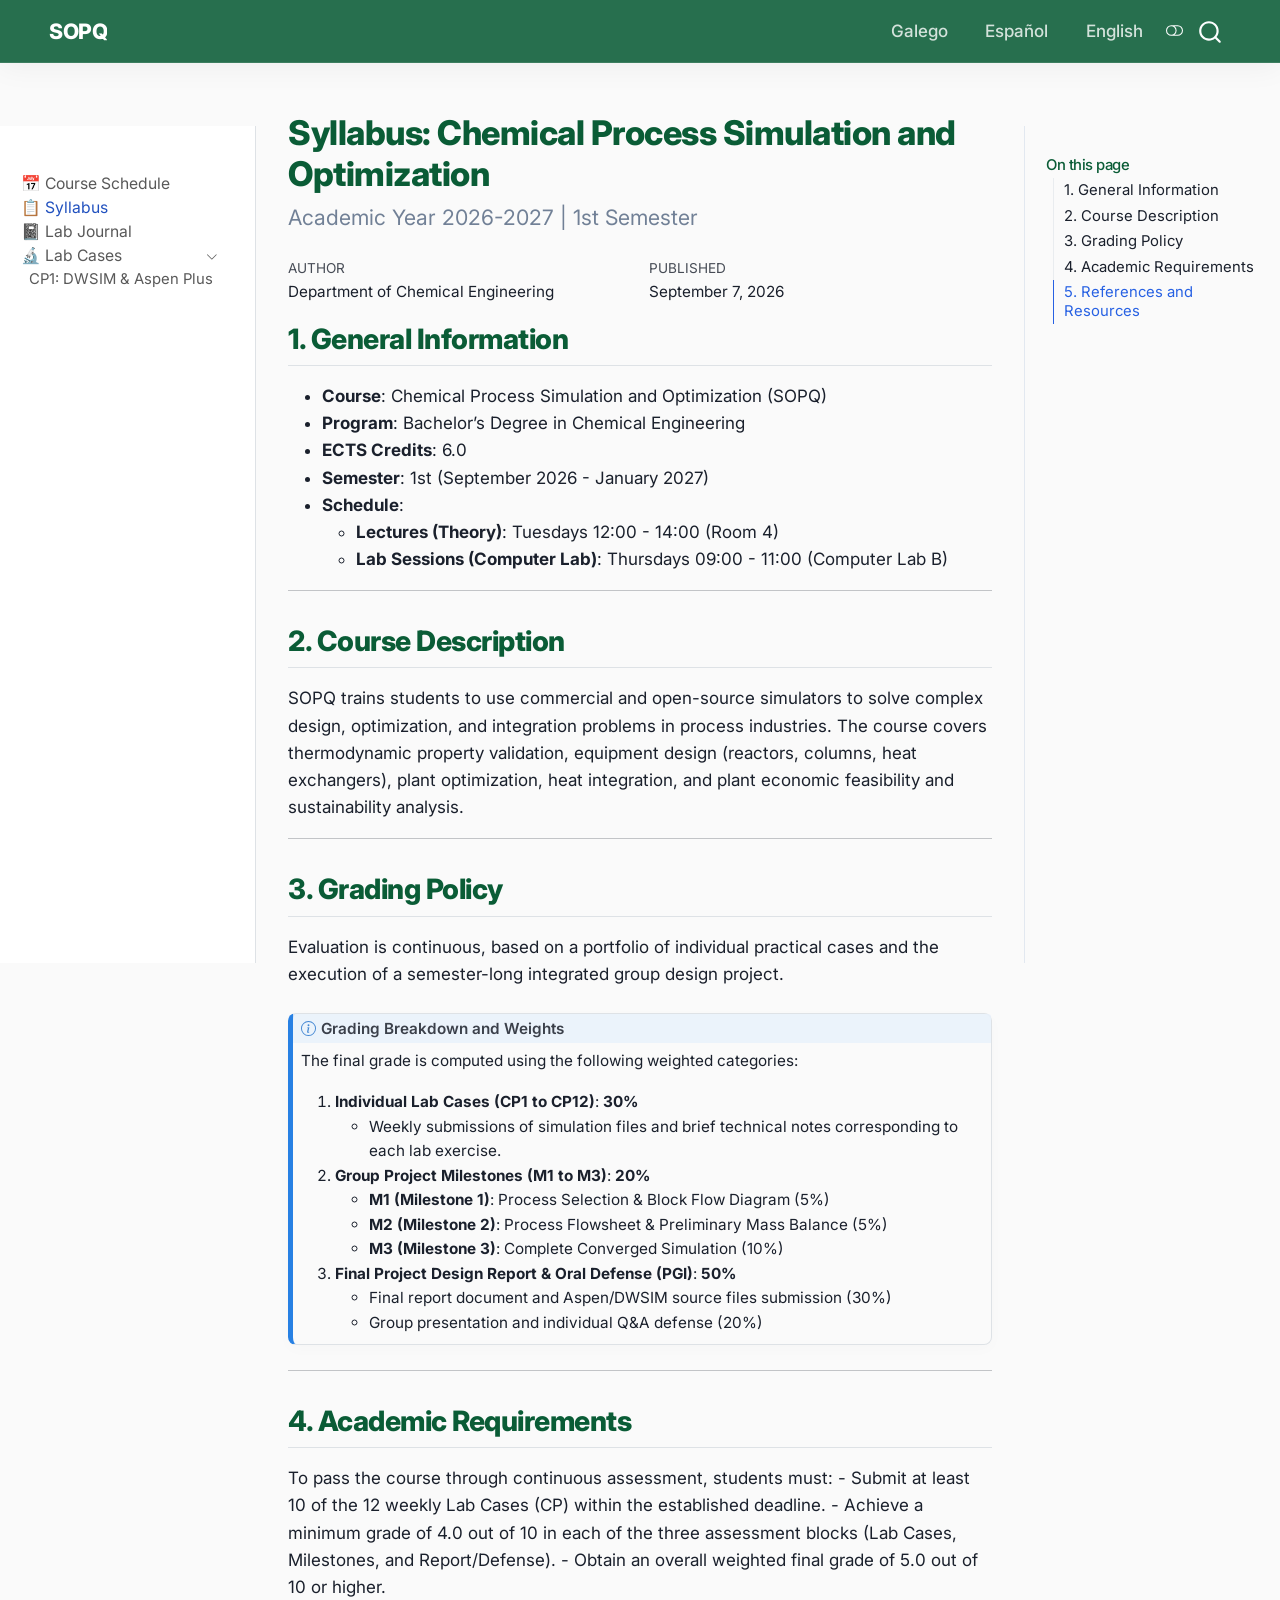
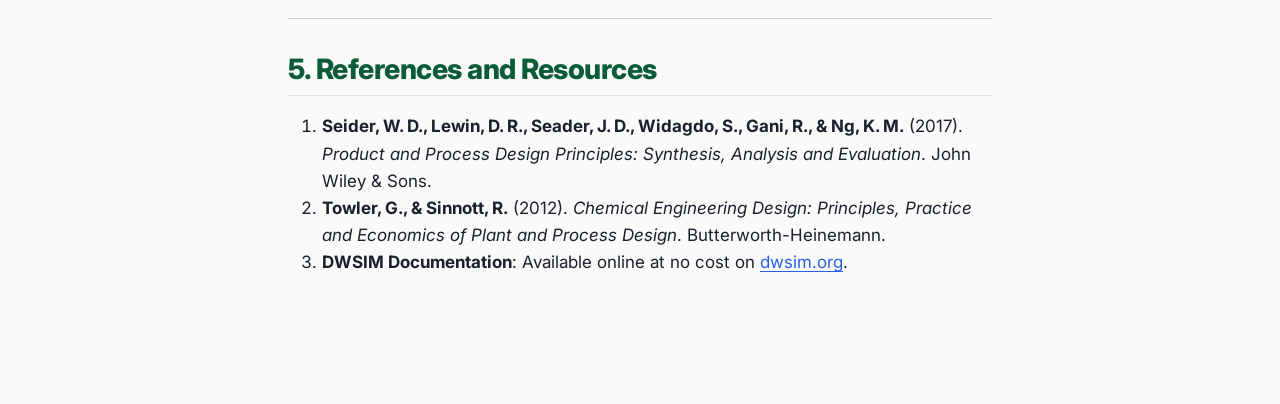
<file: en/guia-docente.html>
<!DOCTYPE html>
<html xmlns="http://www.w3.org/1999/xhtml" lang="en" xml:lang="en"><head>

<meta charset="utf-8">
<meta name="generator" content="quarto-1.11.5">

<meta name="viewport" content="width=device-width, initial-scale=1.0, user-scalable=yes">

<meta name="author" content="Department of Chemical Engineering">
<meta name="dcterms.date" content="2026-09-07">

<title>Syllabus: Chemical Process Simulation and Optimization – SOPQ</title>
<style>
/* Default styles provided by pandoc.
** See https://pandoc.org/MANUAL.html#variables-for-html for config info.
*/
span.smallcaps{font-variant: small-caps;}
div.columns{display: flex; gap: 1.5em;}
div.column{flex: auto;}
@media screen {
div.columns{gap: min(4vw, 1.5em);}
div.column{overflow-x: auto;}
}
div.hanging-indent{margin-left: 1.5em; text-indent: -1.5em;}
ul.task-list{list-style: none;}
ul.task-list li input[type="checkbox"] {
  width: 0.8em;
  margin: 0 0.8em 0.2em -1em; /* quarto-specific, see https://github.com/quarto-dev/quarto-cli/issues/4556 */ 
  vertical-align: middle;
}
</style>


<script src="../site_libs/quarto-nav/quarto-nav.js"></script>
<script src="../site_libs/quarto-nav/headroom.min.js"></script>
<script src="../site_libs/clipboard/clipboard.min.js"></script>
<script src="../site_libs/quarto-search/autocomplete.umd.js"></script>
<script src="../site_libs/quarto-search/fuse.min.js"></script>
<script src="../site_libs/quarto-search/quarto-search.js"></script>
<meta name="quarto:offset" content="../">
<script src="../site_libs/quarto-html/quarto.js" type="module"></script>
<script src="../site_libs/quarto-html/tabsets/tabsets.js" type="module"></script>
<script src="../site_libs/quarto-html/popper.min.js"></script>
<script src="../site_libs/quarto-html/tippy.umd.min.js"></script>
<script src="../site_libs/quarto-html/anchor.min.js"></script>
<link href="../site_libs/quarto-html/tippy.css" rel="stylesheet">
<link href="../site_libs/quarto-html/quarto-syntax-highlighting-3b9ea68436acb9022c2fbce6dbb58b06.css" rel="stylesheet" class="quarto-color-scheme" id="quarto-text-highlighting-styles">
<link href="../site_libs/quarto-html/quarto-syntax-highlighting-dark-3572e2e2f69417ab8e71045b87c14ed7.css" rel="stylesheet" class="quarto-color-scheme quarto-color-alternate" id="quarto-text-highlighting-styles">
<link href="../site_libs/quarto-html/quarto-syntax-highlighting-3b9ea68436acb9022c2fbce6dbb58b06.css" rel="stylesheet" class="quarto-color-scheme-extra" id="quarto-text-highlighting-styles">
<script src="../site_libs/bootstrap/bootstrap.min.js"></script>
<link href="../site_libs/bootstrap/bootstrap-icons.css" rel="stylesheet">
<link href="../site_libs/bootstrap/bootstrap-cd5f6492f282d55dff150c5248537eb5.min.css" rel="stylesheet" append-hash="true" class="quarto-color-scheme" id="quarto-bootstrap" data-mode="light">
<link href="../site_libs/bootstrap/bootstrap-dark-f990fce459130405219da0f9ee26bdc8.min.css" rel="stylesheet" append-hash="true" class="quarto-color-scheme quarto-color-alternate" id="quarto-bootstrap" data-mode="dark">
<link href="../site_libs/bootstrap/bootstrap-cd5f6492f282d55dff150c5248537eb5.min.css" rel="stylesheet" append-hash="true" class="quarto-color-scheme-extra" id="quarto-bootstrap" data-mode="light">
<script id="quarto-search-options" type="application/json">{
  "location": "navbar",
  "copy-button": false,
  "collapse-after": 3,
  "panel-placement": "end",
  "type": "overlay",
  "limit": 50,
  "keyboard-shortcut": [
    "f",
    "/",
    "s"
  ],
  "show-item-context": false,
  "language": {
    "search-no-results-text": "No results",
    "search-matching-documents-text": "matching documents",
    "search-copy-link-title": "Copy link to search",
    "search-hide-matches-text": "Hide additional matches",
    "search-more-match-text": "more match in this document",
    "search-more-matches-text": "more matches in this document",
    "search-clear-button-title": "Clear",
    "search-text-placeholder": "",
    "search-detached-cancel-button-title": "Cancel",
    "search-submit-button-title": "Submit",
    "search-label": "Search"
  }
}</script>
<script>
  (function() {
    // 1. Detect active language from URL path
    var path = window.location.pathname;
    var lang = 'gl';
    if (path.indexOf('/es/') !== -1) {
      lang = 'es';
    } else if (path.indexOf('/en/') !== -1) {
      lang = 'en';
    }
    document.documentElement.classList.add('lang-' + lang);
    document.documentElement.setAttribute('lang', lang);

    // 2. Compute project root relative path prefix dynamically
    var prefix = '';
    var scripts = document.getElementsByTagName('script');
    for (var i = 0; i < scripts.length; i++) {
      var src = scripts[i].getAttribute('src');
      if (src && src.indexOf('site_libs/') !== -1) {
        prefix = src.substring(0, src.indexOf('site_libs/'));
        break;
      }
    }
    
    // Fallback based on subdirectory depth
    if (!prefix) {
      var segments = path.split('/').filter(Boolean);
      if (segments.length > 0 && segments[segments.length - 1].indexOf('.html') !== -1) {
        segments.pop();
      }
      if (segments.length > 0 && (segments[0] === 'gl' || segments[0] === 'es' || segments[0] === 'en')) {
        prefix = '../'.repeat(segments.length);
      }
    }

    window.SOPQ_PATH_PREFIX = prefix;

    // 3. Dynamically inject schedule.js
    var scriptEl = document.createElement('script');
    scriptEl.src = prefix + 'schedule.js';
    scriptEl.defer = true;
    document.head.appendChild(scriptEl);
  })();
</script>


<link rel="stylesheet" href="../styles.css">
</head>

<body class="nav-sidebar docked nav-fixed quarto-light"><a id="quarto-skip-link" class="visually-hidden-focusable" href="#quarto-document-content">Skip to main content</a><script id="quarto-html-before-body" type="application/javascript">
    const toggleBodyColorMode = (bsSheetEl) => {
      const mode = bsSheetEl.getAttribute("data-mode");
      const bodyEl = window.document.querySelector("body");
      if (mode === "dark") {
        bodyEl.classList.add("quarto-dark");
        bodyEl.classList.remove("quarto-light");
      } else {
        bodyEl.classList.add("quarto-light");
        bodyEl.classList.remove("quarto-dark");
      }
    }
    const toggleBodyColorPrimary = () => {
      const bsSheetEl = window.document.querySelector("link#quarto-bootstrap:not([rel=disabled-stylesheet])");
      if (bsSheetEl) {
        toggleBodyColorMode(bsSheetEl);
      }
    }
    const setColorSchemeToggle = (alternate) => {
      const toggles = window.document.querySelectorAll('.quarto-color-scheme-toggle');
      for (let i=0; i < toggles.length; i++) {
        const toggle = toggles[i];
        if (toggle) {
          toggle.setAttribute("aria-checked", alternate ? "true" : "false");
          if (alternate) {
            toggle.classList.add("alternate");
          } else {
            toggle.classList.remove("alternate");
          }
        }
      }
    };
    const toggleColorMode = (alternate) => {
      // Switch the stylesheets
      const primaryStylesheets = window.document.querySelectorAll('link.quarto-color-scheme:not(.quarto-color-alternate)');
      const alternateStylesheets = window.document.querySelectorAll('link.quarto-color-scheme.quarto-color-alternate');
      manageTransitions('#quarto-margin-sidebar .nav-link', false);
      if (alternate) {
        // note: dark is layered on light, we don't disable primary!
        enableStylesheet(alternateStylesheets);
        for (const sheetNode of alternateStylesheets) {
          if (sheetNode.id === "quarto-bootstrap") {
            toggleBodyColorMode(sheetNode);
          }
        }
      } else {
        disableStylesheet(alternateStylesheets);
        enableStylesheet(primaryStylesheets)
        toggleBodyColorPrimary();
      }
      manageTransitions('#quarto-margin-sidebar .nav-link', true);
      // Switch the toggles
      setColorSchemeToggle(alternate)
      // Hack to workaround the fact that safari doesn't
      // properly recolor the scrollbar when toggling (#1455)
      if (navigator.userAgent.indexOf('Safari') > 0 && navigator.userAgent.indexOf('Chrome') == -1) {
        manageTransitions("body", false);
        window.scrollTo(0, 1);
        setTimeout(() => {
          window.scrollTo(0, 0);
          manageTransitions("body", true);
        }, 40);
      }
    }
    const disableStylesheet = (stylesheets) => {
      for (let i=0; i < stylesheets.length; i++) {
        const stylesheet = stylesheets[i];
        stylesheet.rel = 'disabled-stylesheet';
      }
    }
    const enableStylesheet = (stylesheets) => {
      for (let i=0; i < stylesheets.length; i++) {
        const stylesheet = stylesheets[i];
        if(stylesheet.rel !== 'stylesheet') { // for Chrome, which will still FOUC without this check
          stylesheet.rel = 'stylesheet';
        }
      }
    }
    const manageTransitions = (selector, allowTransitions) => {
      const els = window.document.querySelectorAll(selector);
      for (let i=0; i < els.length; i++) {
        const el = els[i];
        if (allowTransitions) {
          el.classList.remove('notransition');
        } else {
          el.classList.add('notransition');
        }
      }
    }
    const isFileUrl = () => {
      return window.location.protocol === 'file:';
    }
    const hasAlternateSentinel = () => {
      let styleSentinel = getColorSchemeSentinel();
      if (styleSentinel !== null) {
        return styleSentinel === "alternate";
      } else {
        return false;
      }
    }
    const setStyleSentinel = (alternate) => {
      const value = alternate ? "alternate" : "default";
      if (!isFileUrl()) {
        window.localStorage.setItem("quarto-color-scheme", value);
      } else {
        localAlternateSentinel = value;
      }
    }
    const getColorSchemeSentinel = () => {
      if (!isFileUrl()) {
        const storageValue = window.localStorage.getItem("quarto-color-scheme");
        return storageValue != null ? storageValue : localAlternateSentinel;
      } else {
        return localAlternateSentinel;
      }
    }
    const toggleGiscusIfUsed = (isAlternate, darkModeDefault) => {
      const baseTheme = document.querySelector('#giscus-base-theme')?.value ?? 'light';
      const alternateTheme = document.querySelector('#giscus-alt-theme')?.value ?? 'dark';
      let newTheme = '';
      if(authorPrefersDark) {
        newTheme = isAlternate ? baseTheme : alternateTheme;
      } else {
        newTheme = isAlternate ? alternateTheme : baseTheme;
      }
      const changeGiscusTheme = () => {
        // From: https://github.com/giscus/giscus/issues/336
        const sendMessage = (message) => {
          const iframe = document.querySelector('iframe.giscus-frame');
          if (!iframe) return;
          iframe.contentWindow.postMessage({ giscus: message }, 'https://giscus.app');
        }
        sendMessage({
          setConfig: {
            theme: newTheme
          }
        });
      }
      const isGiscussLoaded = window.document.querySelector('iframe.giscus-frame') !== null;
      if (isGiscussLoaded) {
        changeGiscusTheme();
      }
    };
    const authorPrefersDark = false;
    const darkModeDefault = authorPrefersDark;
      document.querySelector('link#quarto-text-highlighting-styles.quarto-color-scheme-extra').rel = 'disabled-stylesheet';
      document.querySelector('link#quarto-bootstrap.quarto-color-scheme-extra').rel = 'disabled-stylesheet';
    let localAlternateSentinel = darkModeDefault ? 'alternate' : 'default';
    // Dark / light mode switch
    window.quartoToggleColorScheme = () => {
      // Read the current dark / light value
      let toAlternate = !hasAlternateSentinel();
      toggleColorMode(toAlternate);
      setStyleSentinel(toAlternate);
      toggleGiscusIfUsed(toAlternate, darkModeDefault);
      window.dispatchEvent(new Event('resize'));
    };
    // Switch to dark mode if need be
    if (hasAlternateSentinel()) {
      toggleColorMode(true);
    } else {
      toggleColorMode(false);
    }
  </script>

<div id="quarto-search-results"></div>
  <header id="quarto-header" class="headroom fixed-top">
    <nav class="navbar navbar-expand-lg " data-bs-theme="dark" aria-label="Site">
      <div class="navbar-container container-fluid">
      <div class="navbar-brand-container mx-auto">
    <a class="navbar-brand" href="../index.html">
    <span class="navbar-title">SOPQ</span>
    </a>
  </div>
            <div id="quarto-search" class="" title="Search"></div>
          <button class="navbar-toggler" type="button" data-bs-toggle="collapse" data-bs-target="#navbarCollapse" aria-controls="navbarCollapse" aria-expanded="false" aria-label="Toggle navigation" onclick="if (window.quartoToggleHeadroom) { window.quartoToggleHeadroom(); }">
  <span class="navbar-toggler-icon"></span>
</button>
          <div class="collapse navbar-collapse" id="navbarCollapse">
            <ul class="navbar-nav navbar-nav-scroll me-auto">
  <li class="nav-item">
    <a class="nav-link" href="../index.html"> 
<span class="menu-text">SOPQ</span></a>
  </li>  
  <li class="nav-item">
    <a class="nav-link" href="../gl/guia-docente.html"> 
<span class="menu-text">Guía Docente</span></a>
  </li>  
  <li class="nav-item">
    <a class="nav-link" href="../gl/blog/index.html"> 
<span class="menu-text">Blog</span></a>
  </li>  
  <li class="nav-item">
    <a class="nav-link" href="../es/index.html"> 
<span class="menu-text">SOPQ</span></a>
  </li>  
  <li class="nav-item">
    <a class="nav-link" href="../es/guia-docente.html"> 
<span class="menu-text">Guía Docente</span></a>
  </li>  
  <li class="nav-item">
    <a class="nav-link" href="../es/blog/index.html"> 
<span class="menu-text">Blog</span></a>
  </li>  
  <li class="nav-item">
    <a class="nav-link active" href="../en/index.html" aria-current="page"> 
<span class="menu-text">SOPQ</span></a>
  </li>  
  <li class="nav-item">
    <a class="nav-link" href="../en/guia-docente.html"> 
<span class="menu-text">Syllabus</span></a>
  </li>  
  <li class="nav-item">
    <a class="nav-link" href="../en/blog/index.html"> 
<span class="menu-text">Blog</span></a>
  </li>  
</ul>
            <ul class="navbar-nav navbar-nav-scroll ms-auto">
  <li class="nav-item">
    <a class="nav-link" href="../index.html"> 
<span class="menu-text">Galego</span></a>
  </li>  
  <li class="nav-item">
    <a class="nav-link" href="../es/index.html"> 
<span class="menu-text">Español</span></a>
  </li>  
  <li class="nav-item">
    <a class="nav-link" href="../en/index.html"> 
<span class="menu-text">English</span></a>
  </li>  
</ul>
          </div> <!-- /navcollapse -->
            <div class="quarto-navbar-tools">
  <button type="button" role="switch" aria-checked="false" class="quarto-color-scheme-toggle quarto-navigation-tool  px-1" onclick="window.quartoToggleColorScheme(); return false;" title="Toggle dark mode" aria-label="Toggle dark mode"><i class="bi"></i></button>
</div>
      </div> <!-- /container-fluid -->
    </nav>
  <nav class="quarto-secondary-nav" aria-label="Toolbar">
    <div class="container-fluid d-flex">
      <button type="button" class="quarto-btn-toggle btn" data-bs-toggle="collapse" role="button" data-bs-target=".quarto-sidebar-collapse-item" aria-controls="quarto-sidebar" aria-expanded="false" aria-label="Toggle sidebar navigation" onclick="if (window.quartoToggleHeadroom) { window.quartoToggleHeadroom(); }">
        <i class="bi bi-layout-text-sidebar-reverse"></i>
      </button>
        <nav class="quarto-page-breadcrumbs" aria-label="Breadcrumbs"><ol class="breadcrumb"><li class="breadcrumb-item"><a href="../en/guia-docente.html">📋 Syllabus</a></li></ol></nav>
        <a class="flex-grow-1" data-bs-toggle="collapse" data-bs-target=".quarto-sidebar-collapse-item" onclick="if (window.quartoToggleHeadroom) { window.quartoToggleHeadroom(); }">      
        </a>
    </div>
  </nav>
</header>
<!-- content -->
<div id="quarto-content" class="quarto-container page-columns page-rows-contents page-layout-full page-navbar">
<!-- sidebar -->
  <nav id="quarto-sidebar" class="sidebar collapse collapse-horizontal quarto-sidebar-collapse-item sidebar-navigation docked overflow-auto" aria-label="Section">
    <div class="sidebar-menu-container"> 
    <ul class="list-unstyled mt-1">
        <li class="sidebar-item">
  <div class="sidebar-item-container"> 
  <a href="../en/index.html" class="sidebar-item-text sidebar-link">
 <span class="menu-text">📅 Course Schedule</span></a>
  </div>
</li>
        <li class="sidebar-item">
  <div class="sidebar-item-container"> 
  <a href="../en/guia-docente.html" class="sidebar-item-text sidebar-link active">
 <span class="menu-text">📋 Syllabus</span></a>
  </div>
</li>
        <li class="sidebar-item">
  <div class="sidebar-item-container"> 
  <a href="../en/blog/index.html" class="sidebar-item-text sidebar-link">
 <span class="menu-text">📓 Lab Journal</span></a>
  </div>
</li>
        <li class="sidebar-item sidebar-item-section">
      <div class="sidebar-item-container"> 
            <button type="button" class="sidebar-item-text sidebar-item-toggle sidebar-link text-start" data-bs-toggle="collapse" data-bs-target="#quarto-sidebar-section-1" aria-controls="quarto-sidebar-section-1" aria-expanded="true">
 <span class="menu-text" id="quarto-sidebar-section-1-label">🔬 Lab Cases</span><i class="bi bi-chevron-right" aria-hidden="true"></i></button>
      </div>
      <ul id="quarto-sidebar-section-1" aria-labelledby="quarto-sidebar-section-1-label" class="collapse list-unstyled sidebar-section depth1 show">  
          <li class="sidebar-item">
  <div class="sidebar-item-container"> 
  <a href="../en/blog/posts/cp1-intro.html" class="sidebar-item-text sidebar-link">
 <span class="menu-text">CP1: DWSIM &amp; Aspen Plus</span></a>
  </div>
</li>
      </ul>
  </li>
    </ul>
    </div>
</nav>
<div id="quarto-sidebar-glass" class="quarto-sidebar-collapse-item" data-bs-toggle="collapse" data-bs-target=".quarto-sidebar-collapse-item"></div>
<!-- margin-sidebar -->
    <div id="quarto-margin-sidebar" class="sidebar margin-sidebar">
        <nav id="TOC" role="doc-toc" aria-labelledby="toc-title" class="toc-active">
    <h2 id="toc-title">On this page</h2>
   
  <ul>
  <li><a href="#general-information" id="toc-general-information" class="nav-link active" data-scroll-target="#general-information">1. General Information</a></li>
  <li><a href="#course-description" id="toc-course-description" class="nav-link" data-scroll-target="#course-description">2. Course Description</a></li>
  <li><a href="#grading-policy" id="toc-grading-policy" class="nav-link" data-scroll-target="#grading-policy">3. Grading Policy</a></li>
  <li><a href="#academic-requirements" id="toc-academic-requirements" class="nav-link" data-scroll-target="#academic-requirements">4. Academic Requirements</a></li>
  <li><a href="#references-and-resources" id="toc-references-and-resources" class="nav-link" data-scroll-target="#references-and-resources">5. References and Resources</a></li>
  </ul>
</nav>
    </div>
<!-- main -->
<main class="content column-body" id="quarto-document-content" tabindex="-1">


<header id="title-block-header" class="quarto-title-block default">
<div class="quarto-title">
<h1 class="title">Syllabus: Chemical Process Simulation and Optimization</h1>
<p class="subtitle lead">Academic Year 2026-2027 | 1st Semester</p>
</div>



<div class="quarto-title-meta column-body">

    <div>
    <div class="quarto-title-meta-heading">Author</div>
    <div class="quarto-title-meta-contents">
             <p>Department of Chemical Engineering </p>
          </div>
  </div>
    
    <div>
    <div class="quarto-title-meta-heading">Published</div>
    <div class="quarto-title-meta-contents">
      <p class="date">September 7, 2026</p>
    </div>
  </div>
  
    
  </div>
  


</header>


<section id="general-information" class="level2">
<h2 class="anchored" data-anchor-id="general-information">1. General Information</h2>
<ul>
<li><strong>Course</strong>: Chemical Process Simulation and Optimization (SOPQ)</li>
<li><strong>Program</strong>: Bachelor’s Degree in Chemical Engineering</li>
<li><strong>ECTS Credits</strong>: 6.0</li>
<li><strong>Semester</strong>: 1st (September 2026 - January 2027)</li>
<li><strong>Schedule</strong>:
<ul>
<li><strong>Lectures (Theory)</strong>: Tuesdays 12:00 - 14:00 (Room 4)</li>
<li><strong>Lab Sessions (Computer Lab)</strong>: Thursdays 09:00 - 11:00 (Computer Lab B)</li>
</ul></li>
</ul>
<hr>
</section>
<section id="course-description" class="level2">
<h2 class="anchored" data-anchor-id="course-description">2. Course Description</h2>
<p>SOPQ trains students to use commercial and open-source simulators to solve complex design, optimization, and integration problems in process industries. The course covers thermodynamic property validation, equipment design (reactors, columns, heat exchangers), plant optimization, heat integration, and plant economic feasibility and sustainability analysis.</p>
<hr>
</section>
<section id="grading-policy" class="level2">
<h2 class="anchored" data-anchor-id="grading-policy">3. Grading Policy</h2>
<p>Evaluation is continuous, based on a portfolio of individual practical cases and the execution of a semester-long integrated group design project.</p>
<div class="callout callout-style-default callout-note callout-titled">
<div class="callout-header d-flex align-content-center">
<div class="callout-icon-container">
<i class="callout-icon"></i>
</div>
<div class="callout-title-container flex-fill">
<span class="screen-reader-only">Note</span>Grading Breakdown and Weights
</div>
</div>
<div class="callout-body-container callout-body">
<p>The final grade is computed using the following weighted categories:</p>
<ol type="1">
<li><strong>Individual Lab Cases (CP1 to CP12)</strong>: <strong>30%</strong>
<ul>
<li>Weekly submissions of simulation files and brief technical notes corresponding to each lab exercise.</li>
</ul></li>
<li><strong>Group Project Milestones (M1 to M3)</strong>: <strong>20%</strong>
<ul>
<li><strong>M1 (Milestone 1)</strong>: Process Selection &amp; Block Flow Diagram (5%)</li>
<li><strong>M2 (Milestone 2)</strong>: Process Flowsheet &amp; Preliminary Mass Balance (5%)</li>
<li><strong>M3 (Milestone 3)</strong>: Complete Converged Simulation (10%)</li>
</ul></li>
<li><strong>Final Project Design Report &amp; Oral Defense (PGI)</strong>: <strong>50%</strong>
<ul>
<li>Final report document and Aspen/DWSIM source files submission (30%)</li>
<li>Group presentation and individual Q&amp;A defense (20%)</li>
</ul></li>
</ol>
</div>
</div>
<hr>
</section>
<section id="academic-requirements" class="level2">
<h2 class="anchored" data-anchor-id="academic-requirements">4. Academic Requirements</h2>
<p>To pass the course through continuous assessment, students must: - Submit at least 10 of the 12 weekly Lab Cases (CP) within the established deadline. - Achieve a minimum grade of 4.0 out of 10 in each of the three assessment blocks (Lab Cases, Milestones, and Report/Defense). - Obtain an overall weighted final grade of 5.0 out of 10 or higher.</p>
<hr>
</section>
<section id="references-and-resources" class="level2">
<h2 class="anchored" data-anchor-id="references-and-resources">5. References and Resources</h2>
<ol type="1">
<li><strong>Seider, W. D., Lewin, D. R., Seader, J. D., Widagdo, S., Gani, R., &amp; Ng, K. M.</strong> (2017). <em>Product and Process Design Principles: Synthesis, Analysis and Evaluation</em>. John Wiley &amp; Sons.</li>
<li><strong>Towler, G., &amp; Sinnott, R.</strong> (2012). <em>Chemical Engineering Design: Principles, Practice and Economics of Plant and Process Design</em>. Butterworth-Heinemann.</li>
<li><strong>DWSIM Documentation</strong>: Available online at no cost on <a href="https://dwsim.org">dwsim.org</a>.</li>
</ol>


</section>

</main> <!-- /main -->
<script>
  // Add custom active state classes to navbar links on load
  document.addEventListener("DOMContentLoaded", function() {
    var path = window.location.pathname;
    var navLinks = document.querySelectorAll('.navbar-nav .nav-link');
    navLinks.forEach(function(link) {
      var href = link.getAttribute('href');
      if (href) {
        if (path.endsWith(href) || (href === 'index.html' && path.endsWith('/'))) {
          link.classList.add('active');
        }
      }
    });
  });
</script>
<script id="quarto-html-after-body" type="application/javascript">
  window.document.addEventListener("DOMContentLoaded", function (event) {
    // Ensure there is a toggle, if there isn't float one in the top right
    if (window.document.querySelector('.quarto-color-scheme-toggle') === null) {
      const toggle = window.document.createElement('button');
      toggle.type = "button";
      toggle.setAttribute("role", "switch");
      toggle.setAttribute("aria-checked", "false");
      toggle.classList.add('top-right');
      toggle.classList.add('quarto-color-scheme-toggle');
      toggle.setAttribute("aria-label", "Toggle dark mode");
      toggle.onclick = function() { try { window.quartoToggleColorScheme(); } catch {} return false; };
      const i = window.document.createElement("i");
      i.classList.add('bi');
      toggle.appendChild(i);
      // Put the toggle in a landmark of its own, so that landmark navigation
      // can reach it.
      //
      // The container is always a fresh direct child of body, and the toggle is
      // never moved into page furniture that the theme or the author controls.
      // The toggle is positioned against the page, so any ancestor that
      // establishes a containing block captures it: a positioned element or a
      // grid for position: absolute, and transform, filter, will-change or
      // contain for position: fixed. A direct child of body has none of these
      // to inherit, and the shift when one appears is silent and visual.
      //
      // ARIA says a document should have at most one banner, and axe reports a
      // duplicate whether or not the banners carry distinct labels. So use a
      // header when the page has no banner yet, and a named region otherwise.
      //
      // A header is a banner wherever it sits, unless it is inside sectioning
      // content, so this cannot just look at the children of body: a custom
      // page layout wraps the title block header in a plain div. An explicit
      // role="banner" always counts.
      const sectioning = 'article, aside, main, nav, section, [role="article"], [role="complementary"], [role="main"], [role="navigation"], [role="region"]';
      const hasBanner = Array.from(
        window.document.querySelectorAll('header:not([role]), [role="banner"]')
      ).some(function(el) {
        return el.hasAttribute("role") || el.closest(sectioning) === null;
      });
      const container = window.document.createElement(hasBanner ? "div" : "header");
      if (hasBanner) {
        container.setAttribute("role", "region");
        container.setAttribute("aria-label", "Toggle dark mode");
      }
      container.classList.add('quarto-color-scheme-toggle-container');
      container.appendChild(toggle);
      window.document.body.appendChild(container);
    }
    setColorSchemeToggle(hasAlternateSentinel())
    const icon = "";
    const anchorJS = new window.AnchorJS();
    anchorJS.options = {
      placement: 'right',
      icon: icon
    };
    anchorJS.add('.anchored');
    const isCodeAnnotation = (el) => {
      for (const clz of el.classList) {
        if (clz.startsWith('code-annotation-')) {                     
          return true;
        }
      }
      return false;
    }
    const onCopySuccess = function(e) {
      // button target
      const button = e.trigger;
      // don't keep focus
      button.blur();
      // flash "checked"
      button.classList.add('code-copy-button-checked');
      var currentTitle = button.getAttribute("title");
      button.setAttribute("title", "Copied!");
      let tooltip;
      if (window.bootstrap) {
        button.setAttribute("data-bs-toggle", "tooltip");
        button.setAttribute("data-bs-placement", "left");
        button.setAttribute("data-bs-title", "Copied!");
        tooltip = new bootstrap.Tooltip(button, 
          { trigger: "manual", 
            customClass: "code-copy-button-tooltip",
            offset: [0, -8]});
        tooltip.show();    
      }
      setTimeout(function() {
        if (tooltip) {
          tooltip.hide();
          button.removeAttribute("data-bs-title");
          button.removeAttribute("data-bs-toggle");
          button.removeAttribute("data-bs-placement");
        }
        button.setAttribute("title", currentTitle);
        button.classList.remove('code-copy-button-checked');
      }, 1000);
      // clear code selection
      e.clearSelection();
    }
    const getTextToCopy = function(trigger) {
      const outerScaffold = trigger.parentElement.cloneNode(true);
      const codeEl = outerScaffold.querySelector('code');
      for (const childEl of codeEl.children) {
        if (isCodeAnnotation(childEl)) {
          childEl.remove();
        }
      }
      return codeEl.innerText;
    }
    const clipboard = new window.ClipboardJS('.code-copy-button:not([data-in-quarto-modal])', {
      text: getTextToCopy
    });
    clipboard.on('success', onCopySuccess);
    if (window.document.getElementById('quarto-embedded-source-code-modal')) {
      const clipboardModal = new window.ClipboardJS('.code-copy-button[data-in-quarto-modal]', {
        text: getTextToCopy,
        container: window.document.getElementById('quarto-embedded-source-code-modal')
      });
      clipboardModal.on('success', onCopySuccess);
    }
      var localhostRegex = new RegExp(/^(?:http|https):\/\/localhost\:?[0-9]*\//);
      var mailtoRegex = new RegExp(/^mailto:/);
        var filterRegex = new RegExp('/' + window.location.host + '/');
      var isInternal = (href) => {
          return filterRegex.test(href) || localhostRegex.test(href) || mailtoRegex.test(href);
      }
      // Inspect non-navigation links and adorn them if external
     var links = window.document.querySelectorAll('a[href]:not(.nav-link):not(.navbar-brand):not(.toc-action):not(.sidebar-link):not(.sidebar-item-toggle):not(.pagination-link):not(.no-external):not([aria-hidden]):not(.dropdown-item):not(.quarto-navigation-tool):not(.about-link)');
      for (var i=0; i<links.length; i++) {
        const link = links[i];
        if (!isInternal(link.href)) {
          // undo the damage that might have been done by quarto-nav.js in the case of
          // links that we want to consider external
          if (link.dataset.originalHref !== undefined) {
            link.href = link.dataset.originalHref;
          }
        }
      }
    function tippyHover(el, contentFn, onTriggerFn, onUntriggerFn) {
      const config = {
        allowHTML: true,
        maxWidth: 500,
        delay: 100,
        arrow: false,
        appendTo: function(el) {
            return el.parentElement;
        },
        interactive: true,
        interactiveBorder: 10,
        theme: 'quarto',
        placement: 'bottom-start',
      };
      if (contentFn) {
        config.content = contentFn;
      }
      if (onTriggerFn) {
        config.onTrigger = onTriggerFn;
      }
      if (onUntriggerFn) {
        config.onUntrigger = onUntriggerFn;
      }
      window.tippy(el, config); 
    }
    const noterefs = window.document.querySelectorAll('a[role="doc-noteref"]');
    for (var i=0; i<noterefs.length; i++) {
      const ref = noterefs[i];
      tippyHover(ref, function() {
        // use id or data attribute instead here
        let href = ref.getAttribute('data-footnote-href') || ref.getAttribute('href');
        try { href = new URL(href).hash; } catch {}
        const id = href.replace(/^#\/?/, "");
        const note = window.document.getElementById(id);
        if (note) {
          return note.innerHTML;
        } else {
          return "";
        }
      });
    }
    const xrefs = window.document.querySelectorAll('a.quarto-xref');
    const processXRef = (id, note) => {
      // Strip column container classes
      const stripColumnClz = (el) => {
        el.classList.remove("page-full", "page-columns");
        if (el.children) {
          for (const child of el.children) {
            stripColumnClz(child);
          }
        }
      }
      stripColumnClz(note)
      if (id === null || id.startsWith('sec-')) {
        // Special case sections, only their first couple elements
        const container = document.createElement("div");
        if (note.children && note.children.length > 2) {
          container.appendChild(note.children[0].cloneNode(true));
          for (let i = 1; i < note.children.length; i++) {
            const child = note.children[i];
            if (child.tagName === "P" && child.innerText === "") {
              continue;
            } else {
              container.appendChild(child.cloneNode(true));
              break;
            }
          }
          if (window.Quarto?.typesetMath) {
            window.Quarto.typesetMath(container);
          }
          return container.innerHTML
        } else {
          if (window.Quarto?.typesetMath) {
            window.Quarto.typesetMath(note);
          }
          return note.innerHTML;
        }
      } else {
        // Remove any anchor links if they are present
        const anchorLink = note.querySelector('a.anchorjs-link');
        if (anchorLink) {
          anchorLink.remove();
        }
        if (window.Quarto?.typesetMath) {
          window.Quarto.typesetMath(note);
        }
        if (note.classList.contains("callout")) {
          return note.outerHTML;
        } else {
          return note.innerHTML;
        }
      }
    }
    for (var i=0; i<xrefs.length; i++) {
      const xref = xrefs[i];
      tippyHover(xref, undefined, function(instance) {
        instance.disable();
        let url = xref.getAttribute('href');
        let hash = undefined; 
        if (url.startsWith('#')) {
          hash = url;
        } else {
          try { hash = new URL(url).hash; } catch {}
        }
        if (hash) {
          const id = hash.replace(/^#\/?/, "");
          const note = window.document.getElementById(id);
          if (note !== null) {
            try {
              const html = processXRef(id, note.cloneNode(true));
              instance.setContent(html);
            } finally {
              instance.enable();
              instance.show();
            }
          } else {
            // See if we can fetch this
            fetch(url.split('#')[0])
            .then(res => res.text())
            .then(html => {
              const parser = new DOMParser();
              const htmlDoc = parser.parseFromString(html, "text/html");
              const note = htmlDoc.getElementById(id);
              if (note !== null) {
                const html = processXRef(id, note);
                instance.setContent(html);
              } 
            }).finally(() => {
              instance.enable();
              instance.show();
            });
          }
        } else {
          // See if we can fetch a full url (with no hash to target)
          // This is a special case and we should probably do some content thinning / targeting
          fetch(url)
          .then(res => res.text())
          .then(html => {
            const parser = new DOMParser();
            const htmlDoc = parser.parseFromString(html, "text/html");
            const note = htmlDoc.querySelector('main.content');
            if (note !== null) {
              // This should only happen for chapter cross references
              // (since there is no id in the URL)
              // remove the first header
              if (note.children.length > 0 && note.children[0].tagName === "HEADER") {
                note.children[0].remove();
              }
              const html = processXRef(null, note);
              instance.setContent(html);
            } 
          }).finally(() => {
            instance.enable();
            instance.show();
          });
        }
      }, function(instance) {
      });
    }
        let selectedAnnoteEl;
        const selectorForAnnotation = ( cell, annotation) => {
          let cellAttr = 'data-code-cell="' + cell + '"';
          let lineAttr = 'data-code-annotation="' +  annotation + '"';
          const selector = 'span[' + cellAttr + '][' + lineAttr + ']';
          return selector;
        }
        const selectCodeLines = (annoteEl) => {
          const doc = window.document;
          const targetCell = annoteEl.getAttribute("data-target-cell");
          const targetAnnotation = annoteEl.getAttribute("data-target-annotation");
          const annoteSpan = window.document.querySelector(selectorForAnnotation(targetCell, targetAnnotation));
          const lines = annoteSpan.getAttribute("data-code-lines").split(",");
          const lineIds = lines.map((line) => {
            return targetCell + "-" + line;
          })
          let top = null;
          let height = null;
          let parent = null;
          if (lineIds.length > 0) {
              //compute the position of the single el (top and bottom and make a div)
              const el = window.document.getElementById(lineIds[0]);
              top = el.offsetTop;
              height = el.offsetHeight;
              parent = el.parentElement.parentElement;
            if (lineIds.length > 1) {
              const lastEl = window.document.getElementById(lineIds[lineIds.length - 1]);
              const bottom = lastEl.offsetTop + lastEl.offsetHeight;
              height = bottom - top;
            }
            if (top !== null && height !== null && parent !== null) {
              // cook up a div (if necessary) and position it 
              let div = window.document.getElementById("code-annotation-line-highlight");
              if (div === null) {
                div = window.document.createElement("div");
                div.setAttribute("id", "code-annotation-line-highlight");
                div.style.position = 'absolute';
                parent.appendChild(div);
              }
              div.style.top = top - 2 + "px";
              div.style.height = height + 4 + "px";
              div.style.left = 0;
              let gutterDiv = window.document.getElementById("code-annotation-line-highlight-gutter");
              if (gutterDiv === null) {
                gutterDiv = window.document.createElement("div");
                gutterDiv.setAttribute("id", "code-annotation-line-highlight-gutter");
                gutterDiv.style.position = 'absolute';
                const codeCell = window.document.getElementById(targetCell);
                const gutter = codeCell.querySelector('.code-annotation-gutter');
                gutter.appendChild(gutterDiv);
              }
              gutterDiv.style.top = top - 2 + "px";
              gutterDiv.style.height = height + 4 + "px";
            }
            selectedAnnoteEl = annoteEl;
          }
        };
        const unselectCodeLines = () => {
          const elementsIds = ["code-annotation-line-highlight", "code-annotation-line-highlight-gutter"];
          elementsIds.forEach((elId) => {
            const div = window.document.getElementById(elId);
            if (div) {
              div.remove();
            }
          });
          selectedAnnoteEl = undefined;
        };
          // Handle positioning of the toggle
      window.addEventListener(
        "resize",
        throttle(() => {
          elRect = undefined;
          if (selectedAnnoteEl) {
            selectCodeLines(selectedAnnoteEl);
          }
        }, 10)
      );
      function throttle(fn, ms) {
      let throttle = false;
      let timer;
        return (...args) => {
          if(!throttle) { // first call gets through
              fn.apply(this, args);
              throttle = true;
          } else { // all the others get throttled
              if(timer) clearTimeout(timer); // cancel #2
              timer = setTimeout(() => {
                fn.apply(this, args);
                timer = throttle = false;
              }, ms);
          }
        };
      }
        // Attach click handler to the DT
        const annoteDls = window.document.querySelectorAll('dt[data-target-cell]');
        for (const annoteDlNode of annoteDls) {
          annoteDlNode.addEventListener('click', (event) => {
            const clickedEl = event.target;
            if (clickedEl !== selectedAnnoteEl) {
              unselectCodeLines();
              const activeEl = window.document.querySelector('dt[data-target-cell].code-annotation-active');
              if (activeEl) {
                activeEl.classList.remove('code-annotation-active');
              }
              selectCodeLines(clickedEl);
              clickedEl.classList.add('code-annotation-active');
            } else {
              // Unselect the line
              unselectCodeLines();
              clickedEl.classList.remove('code-annotation-active');
            }
          });
        }
    const findCites = (el) => {
      const parentEl = el.parentElement;
      if (parentEl) {
        const cites = parentEl.dataset.cites;
        if (cites) {
          return {
            el,
            cites: cites.split(' ')
          };
        } else {
          return findCites(el.parentElement)
        }
      } else {
        return undefined;
      }
    };
    var bibliorefs = window.document.querySelectorAll('a[role="doc-biblioref"]');
    for (var i=0; i<bibliorefs.length; i++) {
      const ref = bibliorefs[i];
      const citeInfo = findCites(ref);
      if (citeInfo) {
        tippyHover(citeInfo.el, function() {
          var popup = window.document.createElement('div');
          citeInfo.cites.forEach(function(cite) {
            var citeDiv = window.document.createElement('div');
            citeDiv.classList.add('hanging-indent');
            citeDiv.classList.add('csl-entry');
            var biblioDiv = window.document.getElementById('ref-' + cite);
            if (biblioDiv) {
              citeDiv.innerHTML = biblioDiv.innerHTML;
            }
            popup.appendChild(citeDiv);
          });
          return popup.innerHTML;
        });
      }
    }
  });
  </script>
</div> <!-- /content -->




</body></html>
</file>
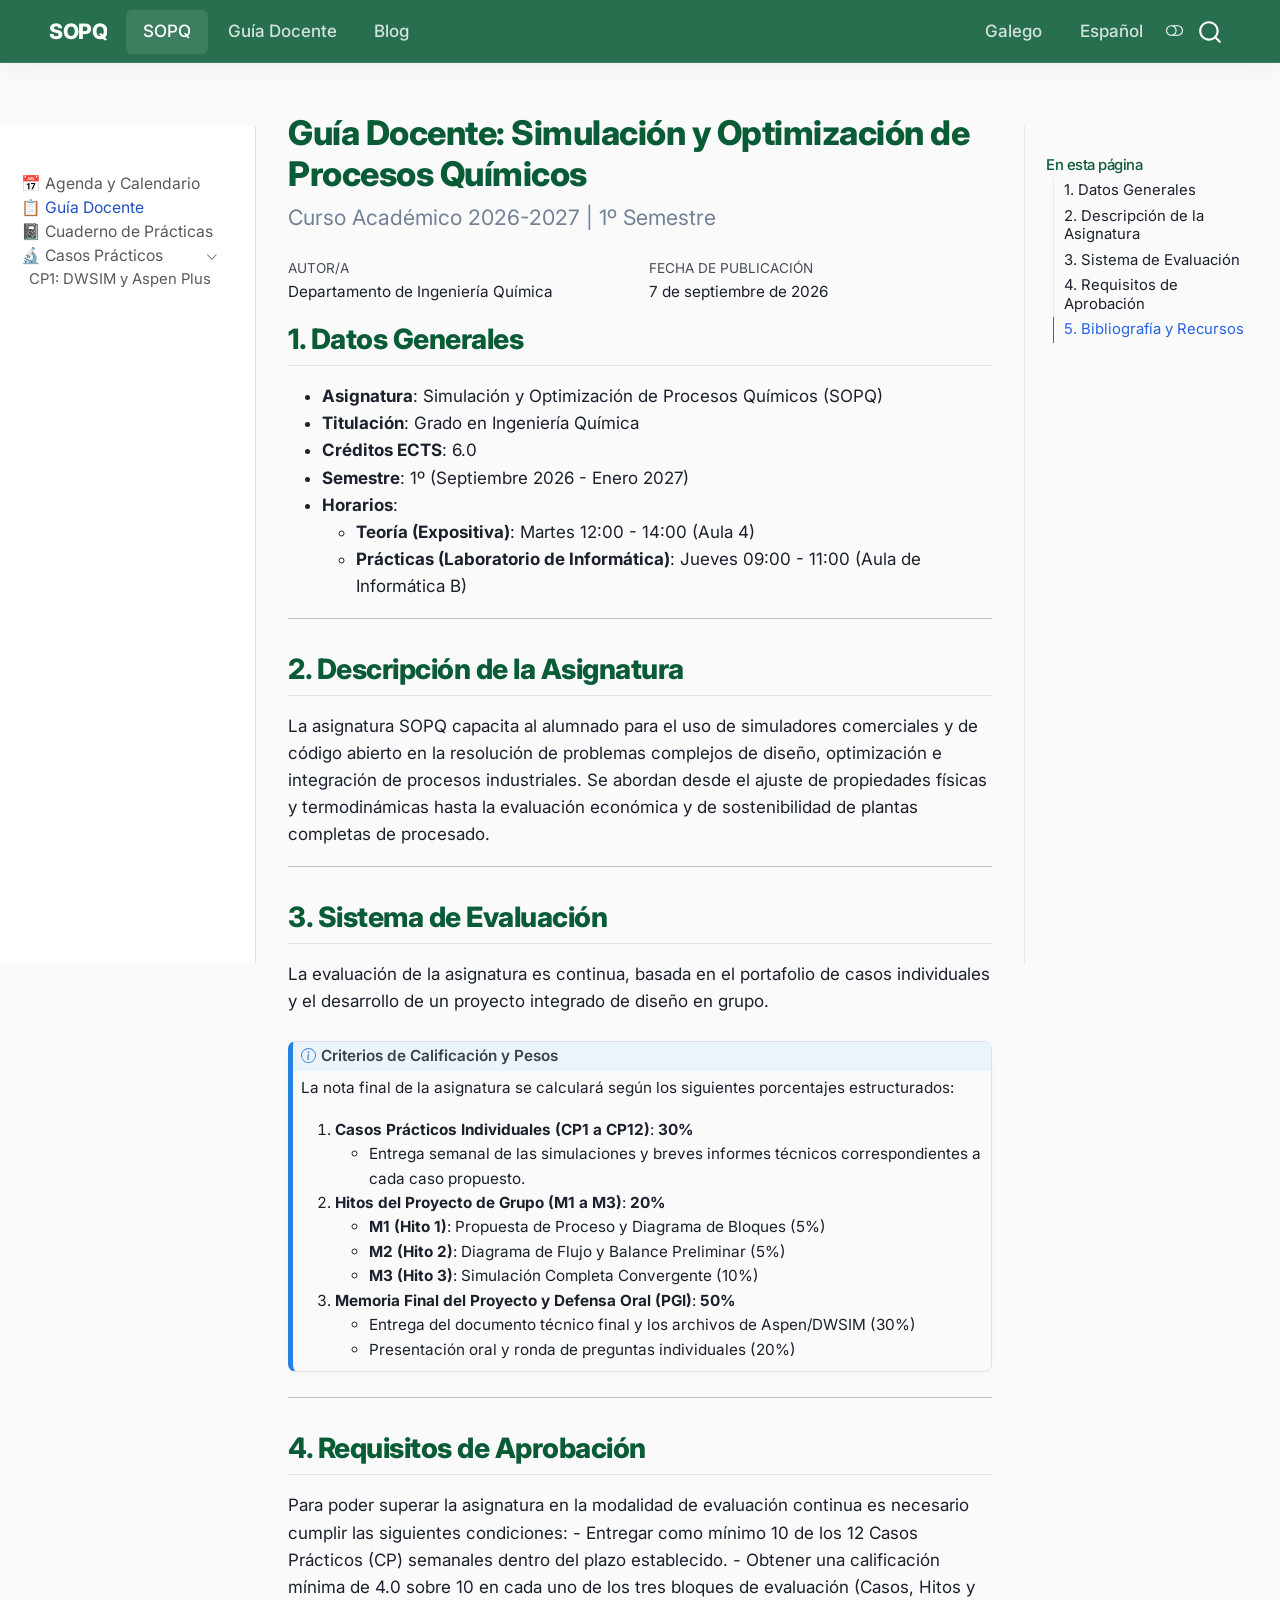
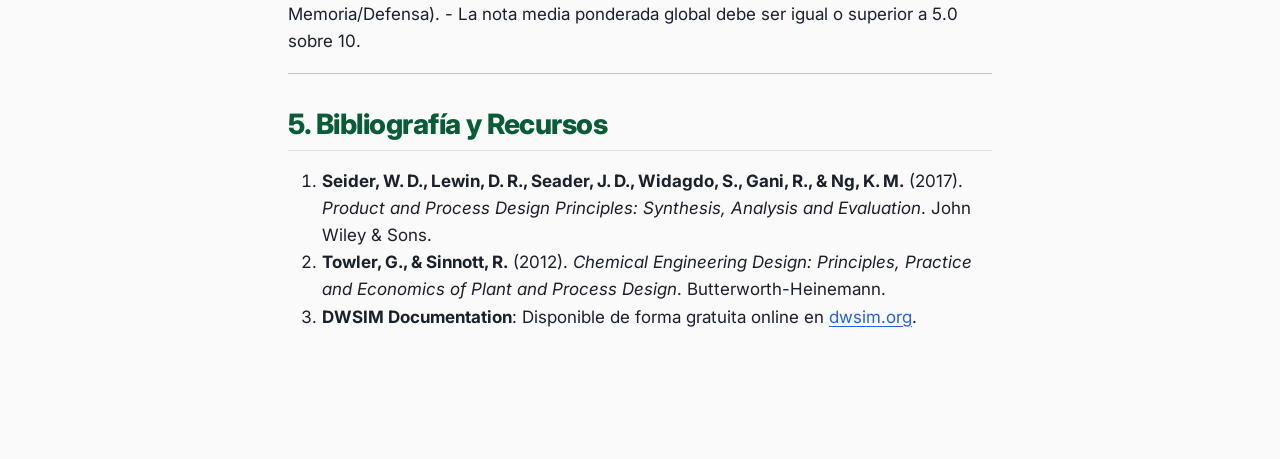
<file: es/guia-docente.html>
<!DOCTYPE html>
<html xmlns="http://www.w3.org/1999/xhtml" lang="es" xml:lang="es"><head>

<meta charset="utf-8">
<meta name="generator" content="quarto-1.11.5">

<meta name="viewport" content="width=device-width, initial-scale=1.0, user-scalable=yes">

<meta name="author" content="Departamento de Ingeniería Química">

<title>Guía Docente: Simulación y Optimización de Procesos Químicos – SOPQ</title>
<style>
/* Default styles provided by pandoc.
** See https://pandoc.org/MANUAL.html#variables-for-html for config info.
*/
span.smallcaps{font-variant: small-caps;}
div.columns{display: flex; gap: 1.5em;}
div.column{flex: auto;}
@media screen {
div.columns{gap: min(4vw, 1.5em);}
div.column{overflow-x: auto;}
}
div.hanging-indent{margin-left: 1.5em; text-indent: -1.5em;}
ul.task-list{list-style: none;}
ul.task-list li input[type="checkbox"] {
  width: 0.8em;
  margin: 0 0.8em 0.2em -1em; /* quarto-specific, see https://github.com/quarto-dev/quarto-cli/issues/4556 */ 
  vertical-align: middle;
}
</style>


<script src="../site_libs/quarto-nav/quarto-nav.js"></script>
<script src="../site_libs/quarto-nav/headroom.min.js"></script>
<script src="../site_libs/clipboard/clipboard.min.js"></script>
<script src="../site_libs/quarto-search/autocomplete.umd.js"></script>
<script src="../site_libs/quarto-search/fuse.min.js"></script>
<script src="../site_libs/quarto-search/quarto-search.js"></script>
<meta name="quarto:offset" content="../">
<script src="../site_libs/quarto-html/quarto.js" type="module"></script>
<script src="../site_libs/quarto-html/tabsets/tabsets.js" type="module"></script>
<script src="../site_libs/quarto-html/popper.min.js"></script>
<script src="../site_libs/quarto-html/tippy.umd.min.js"></script>
<script src="../site_libs/quarto-html/anchor.min.js"></script>
<link href="../site_libs/quarto-html/tippy.css" rel="stylesheet">
<link href="../site_libs/quarto-html/quarto-syntax-highlighting-3b9ea68436acb9022c2fbce6dbb58b06.css" rel="stylesheet" class="quarto-color-scheme" id="quarto-text-highlighting-styles">
<link href="../site_libs/quarto-html/quarto-syntax-highlighting-dark-3572e2e2f69417ab8e71045b87c14ed7.css" rel="stylesheet" class="quarto-color-scheme quarto-color-alternate" id="quarto-text-highlighting-styles">
<link href="../site_libs/quarto-html/quarto-syntax-highlighting-3b9ea68436acb9022c2fbce6dbb58b06.css" rel="stylesheet" class="quarto-color-scheme-extra" id="quarto-text-highlighting-styles">
<script src="../site_libs/bootstrap/bootstrap.min.js"></script>
<link href="../site_libs/bootstrap/bootstrap-icons.css" rel="stylesheet">
<link href="../site_libs/bootstrap/bootstrap-cd5f6492f282d55dff150c5248537eb5.min.css" rel="stylesheet" append-hash="true" class="quarto-color-scheme" id="quarto-bootstrap" data-mode="light">
<link href="../site_libs/bootstrap/bootstrap-dark-f990fce459130405219da0f9ee26bdc8.min.css" rel="stylesheet" append-hash="true" class="quarto-color-scheme quarto-color-alternate" id="quarto-bootstrap" data-mode="dark">
<link href="../site_libs/bootstrap/bootstrap-cd5f6492f282d55dff150c5248537eb5.min.css" rel="stylesheet" append-hash="true" class="quarto-color-scheme-extra" id="quarto-bootstrap" data-mode="light">
<script id="quarto-search-options" type="application/json">{
  "location": "navbar",
  "copy-button": false,
  "collapse-after": 3,
  "panel-placement": "end",
  "type": "overlay",
  "limit": 50,
  "keyboard-shortcut": [
    "f",
    "/",
    "s"
  ],
  "show-item-context": false,
  "language": {
    "search-no-results-text": "No se han encontrado resultados",
    "search-matching-documents-text": "documentos encontrados",
    "search-copy-link-title": "Copiar el enlace en la búsqueda",
    "search-hide-matches-text": "Ocultar resultados adicionales",
    "search-more-match-text": "resultado adicional en este documento",
    "search-more-matches-text": "resultados adicionales en este documento",
    "search-clear-button-title": "Borrar",
    "search-text-placeholder": "",
    "search-detached-cancel-button-title": "Cancelar",
    "search-submit-button-title": "Enviar",
    "search-label": "Buscar"
  }
}</script>
<script>
  (function() {
    // 1. Detect active language from URL path
    var path = window.location.pathname;
    var lang = 'gl';
    if (path.indexOf('/es/') !== -1) {
      lang = 'es';
    } else if (path.indexOf('/en/') !== -1) {
      lang = 'en';
    }
    document.documentElement.classList.add('lang-' + lang);
    document.documentElement.setAttribute('lang', lang);

    // 2. Compute project root relative path prefix dynamically
    var prefix = '';
    var scripts = document.getElementsByTagName('script');
    for (var i = 0; i < scripts.length; i++) {
      var src = scripts[i].getAttribute('src');
      if (src && src.indexOf('site_libs/') !== -1) {
        prefix = src.substring(0, src.indexOf('site_libs/'));
        break;
      }
    }
    
    // Fallback based on subdirectory depth
    if (!prefix) {
      var segments = path.split('/').filter(Boolean);
      if (segments.length > 0 && segments[segments.length - 1].indexOf('.html') !== -1) {
        segments.pop();
      }
      if (segments.length > 0 && (segments[0] === 'gl' || segments[0] === 'es' || segments[0] === 'en')) {
        prefix = '../'.repeat(segments.length);
      }
    }

    window.SOPQ_PATH_PREFIX = prefix;

    // 3. Dynamically inject schedule.js
    var scriptEl = document.createElement('script');
    scriptEl.src = prefix + 'schedule.js';
    scriptEl.defer = true;
    document.head.appendChild(scriptEl);
  })();
</script>


<link rel="stylesheet" href="../styles.css">
</head>

<body class="nav-sidebar docked nav-fixed quarto-light"><a id="quarto-skip-link" class="visually-hidden-focusable" href="#quarto-document-content">Saltar al contenido principal</a><script id="quarto-html-before-body" type="application/javascript">
    const toggleBodyColorMode = (bsSheetEl) => {
      const mode = bsSheetEl.getAttribute("data-mode");
      const bodyEl = window.document.querySelector("body");
      if (mode === "dark") {
        bodyEl.classList.add("quarto-dark");
        bodyEl.classList.remove("quarto-light");
      } else {
        bodyEl.classList.add("quarto-light");
        bodyEl.classList.remove("quarto-dark");
      }
    }
    const toggleBodyColorPrimary = () => {
      const bsSheetEl = window.document.querySelector("link#quarto-bootstrap:not([rel=disabled-stylesheet])");
      if (bsSheetEl) {
        toggleBodyColorMode(bsSheetEl);
      }
    }
    const setColorSchemeToggle = (alternate) => {
      const toggles = window.document.querySelectorAll('.quarto-color-scheme-toggle');
      for (let i=0; i < toggles.length; i++) {
        const toggle = toggles[i];
        if (toggle) {
          toggle.setAttribute("aria-checked", alternate ? "true" : "false");
          if (alternate) {
            toggle.classList.add("alternate");
          } else {
            toggle.classList.remove("alternate");
          }
        }
      }
    };
    const toggleColorMode = (alternate) => {
      // Switch the stylesheets
      const primaryStylesheets = window.document.querySelectorAll('link.quarto-color-scheme:not(.quarto-color-alternate)');
      const alternateStylesheets = window.document.querySelectorAll('link.quarto-color-scheme.quarto-color-alternate');
      manageTransitions('#quarto-margin-sidebar .nav-link', false);
      if (alternate) {
        // note: dark is layered on light, we don't disable primary!
        enableStylesheet(alternateStylesheets);
        for (const sheetNode of alternateStylesheets) {
          if (sheetNode.id === "quarto-bootstrap") {
            toggleBodyColorMode(sheetNode);
          }
        }
      } else {
        disableStylesheet(alternateStylesheets);
        enableStylesheet(primaryStylesheets)
        toggleBodyColorPrimary();
      }
      manageTransitions('#quarto-margin-sidebar .nav-link', true);
      // Switch the toggles
      setColorSchemeToggle(alternate)
      // Hack to workaround the fact that safari doesn't
      // properly recolor the scrollbar when toggling (#1455)
      if (navigator.userAgent.indexOf('Safari') > 0 && navigator.userAgent.indexOf('Chrome') == -1) {
        manageTransitions("body", false);
        window.scrollTo(0, 1);
        setTimeout(() => {
          window.scrollTo(0, 0);
          manageTransitions("body", true);
        }, 40);
      }
    }
    const disableStylesheet = (stylesheets) => {
      for (let i=0; i < stylesheets.length; i++) {
        const stylesheet = stylesheets[i];
        stylesheet.rel = 'disabled-stylesheet';
      }
    }
    const enableStylesheet = (stylesheets) => {
      for (let i=0; i < stylesheets.length; i++) {
        const stylesheet = stylesheets[i];
        if(stylesheet.rel !== 'stylesheet') { // for Chrome, which will still FOUC without this check
          stylesheet.rel = 'stylesheet';
        }
      }
    }
    const manageTransitions = (selector, allowTransitions) => {
      const els = window.document.querySelectorAll(selector);
      for (let i=0; i < els.length; i++) {
        const el = els[i];
        if (allowTransitions) {
          el.classList.remove('notransition');
        } else {
          el.classList.add('notransition');
        }
      }
    }
    const isFileUrl = () => {
      return window.location.protocol === 'file:';
    }
    const hasAlternateSentinel = () => {
      let styleSentinel = getColorSchemeSentinel();
      if (styleSentinel !== null) {
        return styleSentinel === "alternate";
      } else {
        return false;
      }
    }
    const setStyleSentinel = (alternate) => {
      const value = alternate ? "alternate" : "default";
      if (!isFileUrl()) {
        window.localStorage.setItem("quarto-color-scheme", value);
      } else {
        localAlternateSentinel = value;
      }
    }
    const getColorSchemeSentinel = () => {
      if (!isFileUrl()) {
        const storageValue = window.localStorage.getItem("quarto-color-scheme");
        return storageValue != null ? storageValue : localAlternateSentinel;
      } else {
        return localAlternateSentinel;
      }
    }
    const toggleGiscusIfUsed = (isAlternate, darkModeDefault) => {
      const baseTheme = document.querySelector('#giscus-base-theme')?.value ?? 'light';
      const alternateTheme = document.querySelector('#giscus-alt-theme')?.value ?? 'dark';
      let newTheme = '';
      if(authorPrefersDark) {
        newTheme = isAlternate ? baseTheme : alternateTheme;
      } else {
        newTheme = isAlternate ? alternateTheme : baseTheme;
      }
      const changeGiscusTheme = () => {
        // From: https://github.com/giscus/giscus/issues/336
        const sendMessage = (message) => {
          const iframe = document.querySelector('iframe.giscus-frame');
          if (!iframe) return;
          iframe.contentWindow.postMessage({ giscus: message }, 'https://giscus.app');
        }
        sendMessage({
          setConfig: {
            theme: newTheme
          }
        });
      }
      const isGiscussLoaded = window.document.querySelector('iframe.giscus-frame') !== null;
      if (isGiscussLoaded) {
        changeGiscusTheme();
      }
    };
    const authorPrefersDark = false;
    const darkModeDefault = authorPrefersDark;
      document.querySelector('link#quarto-text-highlighting-styles.quarto-color-scheme-extra').rel = 'disabled-stylesheet';
      document.querySelector('link#quarto-bootstrap.quarto-color-scheme-extra').rel = 'disabled-stylesheet';
    let localAlternateSentinel = darkModeDefault ? 'alternate' : 'default';
    // Dark / light mode switch
    window.quartoToggleColorScheme = () => {
      // Read the current dark / light value
      let toAlternate = !hasAlternateSentinel();
      toggleColorMode(toAlternate);
      setStyleSentinel(toAlternate);
      toggleGiscusIfUsed(toAlternate, darkModeDefault);
      window.dispatchEvent(new Event('resize'));
    };
    // Switch to dark mode if need be
    if (hasAlternateSentinel()) {
      toggleColorMode(true);
    } else {
      toggleColorMode(false);
    }
  </script>

<div id="quarto-search-results"></div>
  <header id="quarto-header" class="headroom fixed-top">
    <nav class="navbar navbar-expand-lg " data-bs-theme="dark" aria-label="Sitio web">
      <div class="navbar-container container-fluid">
      <div class="navbar-brand-container mx-auto">
    <a class="navbar-brand" href="../index.html">
    <span class="navbar-title">SOPQ</span>
    </a>
  </div>
            <div id="quarto-search" class="" title="Buscar"></div>
          <button class="navbar-toggler" type="button" data-bs-toggle="collapse" data-bs-target="#navbarCollapse" aria-controls="navbarCollapse" aria-expanded="false" aria-label="Navegación de palanca" onclick="if (window.quartoToggleHeadroom) { window.quartoToggleHeadroom(); }">
  <span class="navbar-toggler-icon"></span>
</button>
          <div class="collapse navbar-collapse" id="navbarCollapse">
            <ul class="navbar-nav navbar-nav-scroll me-auto">
  <li class="nav-item">
    <a class="nav-link" href="../index.html"> 
<span class="menu-text">SOPQ</span></a>
  </li>  
  <li class="nav-item">
    <a class="nav-link" href="../gl/guia-docente.html"> 
<span class="menu-text">Guía Docente</span></a>
  </li>  
  <li class="nav-item">
    <a class="nav-link" href="../gl/blog/index.html"> 
<span class="menu-text">Blog</span></a>
  </li>  
  <li class="nav-item">
    <a class="nav-link active" href="../es/index.html" aria-current="page"> 
<span class="menu-text">SOPQ</span></a>
  </li>  
  <li class="nav-item">
    <a class="nav-link" href="../es/guia-docente.html"> 
<span class="menu-text">Guía Docente</span></a>
  </li>  
  <li class="nav-item">
    <a class="nav-link" href="../es/blog/index.html"> 
<span class="menu-text">Blog</span></a>
  </li>  
  <li class="nav-item">
    <a class="nav-link" href="../en/index.html"> 
<span class="menu-text">SOPQ</span></a>
  </li>  
  <li class="nav-item">
    <a class="nav-link" href="../en/guia-docente.html"> 
<span class="menu-text">Syllabus</span></a>
  </li>  
  <li class="nav-item">
    <a class="nav-link" href="../en/blog/index.html"> 
<span class="menu-text">Blog</span></a>
  </li>  
</ul>
            <ul class="navbar-nav navbar-nav-scroll ms-auto">
  <li class="nav-item">
    <a class="nav-link" href="../index.html"> 
<span class="menu-text">Galego</span></a>
  </li>  
  <li class="nav-item">
    <a class="nav-link" href="../es/index.html"> 
<span class="menu-text">Español</span></a>
  </li>  
  <li class="nav-item">
    <a class="nav-link" href="../en/index.html"> 
<span class="menu-text">English</span></a>
  </li>  
</ul>
          </div> <!-- /navcollapse -->
            <div class="quarto-navbar-tools">
  <button type="button" role="switch" aria-checked="false" class="quarto-color-scheme-toggle quarto-navigation-tool  px-1" onclick="window.quartoToggleColorScheme(); return false;" title="Alternar modo oscuro" aria-label="Alternar modo oscuro"><i class="bi"></i></button>
</div>
      </div> <!-- /container-fluid -->
    </nav>
  <nav class="quarto-secondary-nav" aria-label="Barra de herramientas">
    <div class="container-fluid d-flex">
      <button type="button" class="quarto-btn-toggle btn" data-bs-toggle="collapse" role="button" data-bs-target=".quarto-sidebar-collapse-item" aria-controls="quarto-sidebar" aria-expanded="false" aria-label="Alternar barra lateral" onclick="if (window.quartoToggleHeadroom) { window.quartoToggleHeadroom(); }">
        <i class="bi bi-layout-text-sidebar-reverse"></i>
      </button>
        <nav class="quarto-page-breadcrumbs" aria-label="Hilo de Ariadna"><ol class="breadcrumb"><li class="breadcrumb-item"><a href="../es/guia-docente.html">📋 Guía Docente</a></li></ol></nav>
        <a class="flex-grow-1" data-bs-toggle="collapse" data-bs-target=".quarto-sidebar-collapse-item" onclick="if (window.quartoToggleHeadroom) { window.quartoToggleHeadroom(); }">      
        </a>
    </div>
  </nav>
</header>
<!-- content -->
<div id="quarto-content" class="quarto-container page-columns page-rows-contents page-layout-full page-navbar">
<!-- sidebar -->
  <nav id="quarto-sidebar" class="sidebar collapse collapse-horizontal quarto-sidebar-collapse-item sidebar-navigation docked overflow-auto" aria-label="Sección">
    <div class="sidebar-menu-container"> 
    <ul class="list-unstyled mt-1">
        <li class="sidebar-item">
  <div class="sidebar-item-container"> 
  <a href="../es/index.html" class="sidebar-item-text sidebar-link">
 <span class="menu-text">📅 Agenda y Calendario</span></a>
  </div>
</li>
        <li class="sidebar-item">
  <div class="sidebar-item-container"> 
  <a href="../es/guia-docente.html" class="sidebar-item-text sidebar-link active">
 <span class="menu-text">📋 Guía Docente</span></a>
  </div>
</li>
        <li class="sidebar-item">
  <div class="sidebar-item-container"> 
  <a href="../es/blog/index.html" class="sidebar-item-text sidebar-link">
 <span class="menu-text">📓 Cuaderno de Prácticas</span></a>
  </div>
</li>
        <li class="sidebar-item sidebar-item-section">
      <div class="sidebar-item-container"> 
            <button type="button" class="sidebar-item-text sidebar-item-toggle sidebar-link text-start" data-bs-toggle="collapse" data-bs-target="#quarto-sidebar-section-1" aria-controls="quarto-sidebar-section-1" aria-expanded="true">
 <span class="menu-text" id="quarto-sidebar-section-1-label">🔬 Casos Prácticos</span><i class="bi bi-chevron-right" aria-hidden="true"></i></button>
      </div>
      <ul id="quarto-sidebar-section-1" aria-labelledby="quarto-sidebar-section-1-label" class="collapse list-unstyled sidebar-section depth1 show">  
          <li class="sidebar-item">
  <div class="sidebar-item-container"> 
  <a href="../es/blog/posts/cp1-intro.html" class="sidebar-item-text sidebar-link">
 <span class="menu-text">CP1: DWSIM y Aspen Plus</span></a>
  </div>
</li>
      </ul>
  </li>
    </ul>
    </div>
</nav>
<div id="quarto-sidebar-glass" class="quarto-sidebar-collapse-item" data-bs-toggle="collapse" data-bs-target=".quarto-sidebar-collapse-item"></div>
<!-- margin-sidebar -->
    <div id="quarto-margin-sidebar" class="sidebar margin-sidebar">
        <nav id="TOC" role="doc-toc" aria-labelledby="toc-title" class="toc-active">
    <h2 id="toc-title">En esta página</h2>
   
  <ul>
  <li><a href="#datos-generales" id="toc-datos-generales" class="nav-link active" data-scroll-target="#datos-generales">1. Datos Generales</a></li>
  <li><a href="#descripción-de-la-asignatura" id="toc-descripción-de-la-asignatura" class="nav-link" data-scroll-target="#descripción-de-la-asignatura">2. Descripción de la Asignatura</a></li>
  <li><a href="#sistema-de-evaluación" id="toc-sistema-de-evaluación" class="nav-link" data-scroll-target="#sistema-de-evaluación">3. Sistema de Evaluación</a></li>
  <li><a href="#requisitos-de-aprobación" id="toc-requisitos-de-aprobación" class="nav-link" data-scroll-target="#requisitos-de-aprobación">4. Requisitos de Aprobación</a></li>
  <li><a href="#bibliografía-y-recursos" id="toc-bibliografía-y-recursos" class="nav-link" data-scroll-target="#bibliografía-y-recursos">5. Bibliografía y Recursos</a></li>
  </ul>
</nav>
    </div>
<!-- main -->
<main class="content column-body" id="quarto-document-content" tabindex="-1">


<header id="title-block-header" class="quarto-title-block default">
<div class="quarto-title">
<h1 class="title">Guía Docente: Simulación y Optimización de Procesos Químicos</h1>
<p class="subtitle lead">Curso Académico 2026-2027 | 1º Semestre</p>
</div>



<div class="quarto-title-meta column-body">

    <div>
    <div class="quarto-title-meta-heading">Autor/a</div>
    <div class="quarto-title-meta-contents">
             <p>Departamento de Ingeniería Química </p>
          </div>
  </div>
    
    <div>
    <div class="quarto-title-meta-heading">Fecha de publicación</div>
    <div class="quarto-title-meta-contents">
      <p class="date">7 de septiembre de 2026</p>
    </div>
  </div>
  
    
  </div>
  


</header>


<section id="datos-generales" class="level2">
<h2 class="anchored" data-anchor-id="datos-generales">1. Datos Generales</h2>
<ul>
<li><strong>Asignatura</strong>: Simulación y Optimización de Procesos Químicos (SOPQ)</li>
<li><strong>Titulación</strong>: Grado en Ingeniería Química</li>
<li><strong>Créditos ECTS</strong>: 6.0</li>
<li><strong>Semestre</strong>: 1º (Septiembre 2026 - Enero 2027)</li>
<li><strong>Horarios</strong>:
<ul>
<li><strong>Teoría (Expositiva)</strong>: Martes 12:00 - 14:00 (Aula 4)</li>
<li><strong>Prácticas (Laboratorio de Informática)</strong>: Jueves 09:00 - 11:00 (Aula de Informática B)</li>
</ul></li>
</ul>
<hr>
</section>
<section id="descripción-de-la-asignatura" class="level2">
<h2 class="anchored" data-anchor-id="descripción-de-la-asignatura">2. Descripción de la Asignatura</h2>
<p>La asignatura SOPQ capacita al alumnado para el uso de simuladores comerciales y de código abierto en la resolución de problemas complejos de diseño, optimización e integración de procesos industriales. Se abordan desde el ajuste de propiedades físicas y termodinámicas hasta la evaluación económica y de sostenibilidad de plantas completas de procesado.</p>
<hr>
</section>
<section id="sistema-de-evaluación" class="level2">
<h2 class="anchored" data-anchor-id="sistema-de-evaluación">3. Sistema de Evaluación</h2>
<p>La evaluación de la asignatura es continua, basada en el portafolio de casos individuales y el desarrollo de un proyecto integrado de diseño en grupo.</p>
<div class="callout callout-style-default callout-note callout-titled">
<div class="callout-header d-flex align-content-center">
<div class="callout-icon-container">
<i class="callout-icon"></i>
</div>
<div class="callout-title-container flex-fill">
<span class="screen-reader-only">Nota</span>Criterios de Calificación y Pesos
</div>
</div>
<div class="callout-body-container callout-body">
<p>La nota final de la asignatura se calculará según los siguientes porcentajes estructurados:</p>
<ol type="1">
<li><strong>Casos Prácticos Individuales (CP1 a CP12)</strong>: <strong>30%</strong>
<ul>
<li>Entrega semanal de las simulaciones y breves informes técnicos correspondientes a cada caso propuesto.</li>
</ul></li>
<li><strong>Hitos del Proyecto de Grupo (M1 a M3)</strong>: <strong>20%</strong>
<ul>
<li><strong>M1 (Hito 1)</strong>: Propuesta de Proceso y Diagrama de Bloques (5%)</li>
<li><strong>M2 (Hito 2)</strong>: Diagrama de Flujo y Balance Preliminar (5%)</li>
<li><strong>M3 (Hito 3)</strong>: Simulación Completa Convergente (10%)</li>
</ul></li>
<li><strong>Memoria Final del Proyecto y Defensa Oral (PGI)</strong>: <strong>50%</strong>
<ul>
<li>Entrega del documento técnico final y los archivos de Aspen/DWSIM (30%)</li>
<li>Presentación oral y ronda de preguntas individuales (20%)</li>
</ul></li>
</ol>
</div>
</div>
<hr>
</section>
<section id="requisitos-de-aprobación" class="level2">
<h2 class="anchored" data-anchor-id="requisitos-de-aprobación">4. Requisitos de Aprobación</h2>
<p>Para poder superar la asignatura en la modalidad de evaluación continua es necesario cumplir las siguientes condiciones: - Entregar como mínimo 10 de los 12 Casos Prácticos (CP) semanales dentro del plazo establecido. - Obtener una calificación mínima de 4.0 sobre 10 en cada uno de los tres bloques de evaluación (Casos, Hitos y Memoria/Defensa). - La nota media ponderada global debe ser igual o superior a 5.0 sobre 10.</p>
<hr>
</section>
<section id="bibliografía-y-recursos" class="level2">
<h2 class="anchored" data-anchor-id="bibliografía-y-recursos">5. Bibliografía y Recursos</h2>
<ol type="1">
<li><strong>Seider, W. D., Lewin, D. R., Seader, J. D., Widagdo, S., Gani, R., &amp; Ng, K. M.</strong> (2017). <em>Product and Process Design Principles: Synthesis, Analysis and Evaluation</em>. John Wiley &amp; Sons.</li>
<li><strong>Towler, G., &amp; Sinnott, R.</strong> (2012). <em>Chemical Engineering Design: Principles, Practice and Economics of Plant and Process Design</em>. Butterworth-Heinemann.</li>
<li><strong>DWSIM Documentation</strong>: Disponible de forma gratuita online en <a href="https://dwsim.org">dwsim.org</a>.</li>
</ol>


</section>

</main> <!-- /main -->
<script>
  // Add custom active state classes to navbar links on load
  document.addEventListener("DOMContentLoaded", function() {
    var path = window.location.pathname;
    var navLinks = document.querySelectorAll('.navbar-nav .nav-link');
    navLinks.forEach(function(link) {
      var href = link.getAttribute('href');
      if (href) {
        if (path.endsWith(href) || (href === 'index.html' && path.endsWith('/'))) {
          link.classList.add('active');
        }
      }
    });
  });
</script>
<script id="quarto-html-after-body" type="application/javascript">
  window.document.addEventListener("DOMContentLoaded", function (event) {
    // Ensure there is a toggle, if there isn't float one in the top right
    if (window.document.querySelector('.quarto-color-scheme-toggle') === null) {
      const toggle = window.document.createElement('button');
      toggle.type = "button";
      toggle.setAttribute("role", "switch");
      toggle.setAttribute("aria-checked", "false");
      toggle.classList.add('top-right');
      toggle.classList.add('quarto-color-scheme-toggle');
      toggle.setAttribute("aria-label", "Alternar modo oscuro");
      toggle.onclick = function() { try { window.quartoToggleColorScheme(); } catch {} return false; };
      const i = window.document.createElement("i");
      i.classList.add('bi');
      toggle.appendChild(i);
      // Put the toggle in a landmark of its own, so that landmark navigation
      // can reach it.
      //
      // The container is always a fresh direct child of body, and the toggle is
      // never moved into page furniture that the theme or the author controls.
      // The toggle is positioned against the page, so any ancestor that
      // establishes a containing block captures it: a positioned element or a
      // grid for position: absolute, and transform, filter, will-change or
      // contain for position: fixed. A direct child of body has none of these
      // to inherit, and the shift when one appears is silent and visual.
      //
      // ARIA says a document should have at most one banner, and axe reports a
      // duplicate whether or not the banners carry distinct labels. So use a
      // header when the page has no banner yet, and a named region otherwise.
      //
      // A header is a banner wherever it sits, unless it is inside sectioning
      // content, so this cannot just look at the children of body: a custom
      // page layout wraps the title block header in a plain div. An explicit
      // role="banner" always counts.
      const sectioning = 'article, aside, main, nav, section, [role="article"], [role="complementary"], [role="main"], [role="navigation"], [role="region"]';
      const hasBanner = Array.from(
        window.document.querySelectorAll('header:not([role]), [role="banner"]')
      ).some(function(el) {
        return el.hasAttribute("role") || el.closest(sectioning) === null;
      });
      const container = window.document.createElement(hasBanner ? "div" : "header");
      if (hasBanner) {
        container.setAttribute("role", "region");
        container.setAttribute("aria-label", "Alternar modo oscuro");
      }
      container.classList.add('quarto-color-scheme-toggle-container');
      container.appendChild(toggle);
      window.document.body.appendChild(container);
    }
    setColorSchemeToggle(hasAlternateSentinel())
    const icon = "";
    const anchorJS = new window.AnchorJS();
    anchorJS.options = {
      placement: 'right',
      icon: icon
    };
    anchorJS.add('.anchored');
    const isCodeAnnotation = (el) => {
      for (const clz of el.classList) {
        if (clz.startsWith('code-annotation-')) {                     
          return true;
        }
      }
      return false;
    }
    const onCopySuccess = function(e) {
      // button target
      const button = e.trigger;
      // don't keep focus
      button.blur();
      // flash "checked"
      button.classList.add('code-copy-button-checked');
      var currentTitle = button.getAttribute("title");
      button.setAttribute("title", "Copiado");
      let tooltip;
      if (window.bootstrap) {
        button.setAttribute("data-bs-toggle", "tooltip");
        button.setAttribute("data-bs-placement", "left");
        button.setAttribute("data-bs-title", "Copiado");
        tooltip = new bootstrap.Tooltip(button, 
          { trigger: "manual", 
            customClass: "code-copy-button-tooltip",
            offset: [0, -8]});
        tooltip.show();    
      }
      setTimeout(function() {
        if (tooltip) {
          tooltip.hide();
          button.removeAttribute("data-bs-title");
          button.removeAttribute("data-bs-toggle");
          button.removeAttribute("data-bs-placement");
        }
        button.setAttribute("title", currentTitle);
        button.classList.remove('code-copy-button-checked');
      }, 1000);
      // clear code selection
      e.clearSelection();
    }
    const getTextToCopy = function(trigger) {
      const outerScaffold = trigger.parentElement.cloneNode(true);
      const codeEl = outerScaffold.querySelector('code');
      for (const childEl of codeEl.children) {
        if (isCodeAnnotation(childEl)) {
          childEl.remove();
        }
      }
      return codeEl.innerText;
    }
    const clipboard = new window.ClipboardJS('.code-copy-button:not([data-in-quarto-modal])', {
      text: getTextToCopy
    });
    clipboard.on('success', onCopySuccess);
    if (window.document.getElementById('quarto-embedded-source-code-modal')) {
      const clipboardModal = new window.ClipboardJS('.code-copy-button[data-in-quarto-modal]', {
        text: getTextToCopy,
        container: window.document.getElementById('quarto-embedded-source-code-modal')
      });
      clipboardModal.on('success', onCopySuccess);
    }
      var localhostRegex = new RegExp(/^(?:http|https):\/\/localhost\:?[0-9]*\//);
      var mailtoRegex = new RegExp(/^mailto:/);
        var filterRegex = new RegExp('/' + window.location.host + '/');
      var isInternal = (href) => {
          return filterRegex.test(href) || localhostRegex.test(href) || mailtoRegex.test(href);
      }
      // Inspect non-navigation links and adorn them if external
     var links = window.document.querySelectorAll('a[href]:not(.nav-link):not(.navbar-brand):not(.toc-action):not(.sidebar-link):not(.sidebar-item-toggle):not(.pagination-link):not(.no-external):not([aria-hidden]):not(.dropdown-item):not(.quarto-navigation-tool):not(.about-link)');
      for (var i=0; i<links.length; i++) {
        const link = links[i];
        if (!isInternal(link.href)) {
          // undo the damage that might have been done by quarto-nav.js in the case of
          // links that we want to consider external
          if (link.dataset.originalHref !== undefined) {
            link.href = link.dataset.originalHref;
          }
        }
      }
    function tippyHover(el, contentFn, onTriggerFn, onUntriggerFn) {
      const config = {
        allowHTML: true,
        maxWidth: 500,
        delay: 100,
        arrow: false,
        appendTo: function(el) {
            return el.parentElement;
        },
        interactive: true,
        interactiveBorder: 10,
        theme: 'quarto',
        placement: 'bottom-start',
      };
      if (contentFn) {
        config.content = contentFn;
      }
      if (onTriggerFn) {
        config.onTrigger = onTriggerFn;
      }
      if (onUntriggerFn) {
        config.onUntrigger = onUntriggerFn;
      }
      window.tippy(el, config); 
    }
    const noterefs = window.document.querySelectorAll('a[role="doc-noteref"]');
    for (var i=0; i<noterefs.length; i++) {
      const ref = noterefs[i];
      tippyHover(ref, function() {
        // use id or data attribute instead here
        let href = ref.getAttribute('data-footnote-href') || ref.getAttribute('href');
        try { href = new URL(href).hash; } catch {}
        const id = href.replace(/^#\/?/, "");
        const note = window.document.getElementById(id);
        if (note) {
          return note.innerHTML;
        } else {
          return "";
        }
      });
    }
    const xrefs = window.document.querySelectorAll('a.quarto-xref');
    const processXRef = (id, note) => {
      // Strip column container classes
      const stripColumnClz = (el) => {
        el.classList.remove("page-full", "page-columns");
        if (el.children) {
          for (const child of el.children) {
            stripColumnClz(child);
          }
        }
      }
      stripColumnClz(note)
      if (id === null || id.startsWith('sec-')) {
        // Special case sections, only their first couple elements
        const container = document.createElement("div");
        if (note.children && note.children.length > 2) {
          container.appendChild(note.children[0].cloneNode(true));
          for (let i = 1; i < note.children.length; i++) {
            const child = note.children[i];
            if (child.tagName === "P" && child.innerText === "") {
              continue;
            } else {
              container.appendChild(child.cloneNode(true));
              break;
            }
          }
          if (window.Quarto?.typesetMath) {
            window.Quarto.typesetMath(container);
          }
          return container.innerHTML
        } else {
          if (window.Quarto?.typesetMath) {
            window.Quarto.typesetMath(note);
          }
          return note.innerHTML;
        }
      } else {
        // Remove any anchor links if they are present
        const anchorLink = note.querySelector('a.anchorjs-link');
        if (anchorLink) {
          anchorLink.remove();
        }
        if (window.Quarto?.typesetMath) {
          window.Quarto.typesetMath(note);
        }
        if (note.classList.contains("callout")) {
          return note.outerHTML;
        } else {
          return note.innerHTML;
        }
      }
    }
    for (var i=0; i<xrefs.length; i++) {
      const xref = xrefs[i];
      tippyHover(xref, undefined, function(instance) {
        instance.disable();
        let url = xref.getAttribute('href');
        let hash = undefined; 
        if (url.startsWith('#')) {
          hash = url;
        } else {
          try { hash = new URL(url).hash; } catch {}
        }
        if (hash) {
          const id = hash.replace(/^#\/?/, "");
          const note = window.document.getElementById(id);
          if (note !== null) {
            try {
              const html = processXRef(id, note.cloneNode(true));
              instance.setContent(html);
            } finally {
              instance.enable();
              instance.show();
            }
          } else {
            // See if we can fetch this
            fetch(url.split('#')[0])
            .then(res => res.text())
            .then(html => {
              const parser = new DOMParser();
              const htmlDoc = parser.parseFromString(html, "text/html");
              const note = htmlDoc.getElementById(id);
              if (note !== null) {
                const html = processXRef(id, note);
                instance.setContent(html);
              } 
            }).finally(() => {
              instance.enable();
              instance.show();
            });
          }
        } else {
          // See if we can fetch a full url (with no hash to target)
          // This is a special case and we should probably do some content thinning / targeting
          fetch(url)
          .then(res => res.text())
          .then(html => {
            const parser = new DOMParser();
            const htmlDoc = parser.parseFromString(html, "text/html");
            const note = htmlDoc.querySelector('main.content');
            if (note !== null) {
              // This should only happen for chapter cross references
              // (since there is no id in the URL)
              // remove the first header
              if (note.children.length > 0 && note.children[0].tagName === "HEADER") {
                note.children[0].remove();
              }
              const html = processXRef(null, note);
              instance.setContent(html);
            } 
          }).finally(() => {
            instance.enable();
            instance.show();
          });
        }
      }, function(instance) {
      });
    }
        let selectedAnnoteEl;
        const selectorForAnnotation = ( cell, annotation) => {
          let cellAttr = 'data-code-cell="' + cell + '"';
          let lineAttr = 'data-code-annotation="' +  annotation + '"';
          const selector = 'span[' + cellAttr + '][' + lineAttr + ']';
          return selector;
        }
        const selectCodeLines = (annoteEl) => {
          const doc = window.document;
          const targetCell = annoteEl.getAttribute("data-target-cell");
          const targetAnnotation = annoteEl.getAttribute("data-target-annotation");
          const annoteSpan = window.document.querySelector(selectorForAnnotation(targetCell, targetAnnotation));
          const lines = annoteSpan.getAttribute("data-code-lines").split(",");
          const lineIds = lines.map((line) => {
            return targetCell + "-" + line;
          })
          let top = null;
          let height = null;
          let parent = null;
          if (lineIds.length > 0) {
              //compute the position of the single el (top and bottom and make a div)
              const el = window.document.getElementById(lineIds[0]);
              top = el.offsetTop;
              height = el.offsetHeight;
              parent = el.parentElement.parentElement;
            if (lineIds.length > 1) {
              const lastEl = window.document.getElementById(lineIds[lineIds.length - 1]);
              const bottom = lastEl.offsetTop + lastEl.offsetHeight;
              height = bottom - top;
            }
            if (top !== null && height !== null && parent !== null) {
              // cook up a div (if necessary) and position it 
              let div = window.document.getElementById("code-annotation-line-highlight");
              if (div === null) {
                div = window.document.createElement("div");
                div.setAttribute("id", "code-annotation-line-highlight");
                div.style.position = 'absolute';
                parent.appendChild(div);
              }
              div.style.top = top - 2 + "px";
              div.style.height = height + 4 + "px";
              div.style.left = 0;
              let gutterDiv = window.document.getElementById("code-annotation-line-highlight-gutter");
              if (gutterDiv === null) {
                gutterDiv = window.document.createElement("div");
                gutterDiv.setAttribute("id", "code-annotation-line-highlight-gutter");
                gutterDiv.style.position = 'absolute';
                const codeCell = window.document.getElementById(targetCell);
                const gutter = codeCell.querySelector('.code-annotation-gutter');
                gutter.appendChild(gutterDiv);
              }
              gutterDiv.style.top = top - 2 + "px";
              gutterDiv.style.height = height + 4 + "px";
            }
            selectedAnnoteEl = annoteEl;
          }
        };
        const unselectCodeLines = () => {
          const elementsIds = ["code-annotation-line-highlight", "code-annotation-line-highlight-gutter"];
          elementsIds.forEach((elId) => {
            const div = window.document.getElementById(elId);
            if (div) {
              div.remove();
            }
          });
          selectedAnnoteEl = undefined;
        };
          // Handle positioning of the toggle
      window.addEventListener(
        "resize",
        throttle(() => {
          elRect = undefined;
          if (selectedAnnoteEl) {
            selectCodeLines(selectedAnnoteEl);
          }
        }, 10)
      );
      function throttle(fn, ms) {
      let throttle = false;
      let timer;
        return (...args) => {
          if(!throttle) { // first call gets through
              fn.apply(this, args);
              throttle = true;
          } else { // all the others get throttled
              if(timer) clearTimeout(timer); // cancel #2
              timer = setTimeout(() => {
                fn.apply(this, args);
                timer = throttle = false;
              }, ms);
          }
        };
      }
        // Attach click handler to the DT
        const annoteDls = window.document.querySelectorAll('dt[data-target-cell]');
        for (const annoteDlNode of annoteDls) {
          annoteDlNode.addEventListener('click', (event) => {
            const clickedEl = event.target;
            if (clickedEl !== selectedAnnoteEl) {
              unselectCodeLines();
              const activeEl = window.document.querySelector('dt[data-target-cell].code-annotation-active');
              if (activeEl) {
                activeEl.classList.remove('code-annotation-active');
              }
              selectCodeLines(clickedEl);
              clickedEl.classList.add('code-annotation-active');
            } else {
              // Unselect the line
              unselectCodeLines();
              clickedEl.classList.remove('code-annotation-active');
            }
          });
        }
    const findCites = (el) => {
      const parentEl = el.parentElement;
      if (parentEl) {
        const cites = parentEl.dataset.cites;
        if (cites) {
          return {
            el,
            cites: cites.split(' ')
          };
        } else {
          return findCites(el.parentElement)
        }
      } else {
        return undefined;
      }
    };
    var bibliorefs = window.document.querySelectorAll('a[role="doc-biblioref"]');
    for (var i=0; i<bibliorefs.length; i++) {
      const ref = bibliorefs[i];
      const citeInfo = findCites(ref);
      if (citeInfo) {
        tippyHover(citeInfo.el, function() {
          var popup = window.document.createElement('div');
          citeInfo.cites.forEach(function(cite) {
            var citeDiv = window.document.createElement('div');
            citeDiv.classList.add('hanging-indent');
            citeDiv.classList.add('csl-entry');
            var biblioDiv = window.document.getElementById('ref-' + cite);
            if (biblioDiv) {
              citeDiv.innerHTML = biblioDiv.innerHTML;
            }
            popup.appendChild(citeDiv);
          });
          return popup.innerHTML;
        });
      }
    }
  });
  </script>
</div> <!-- /content -->




</body></html>
</file>
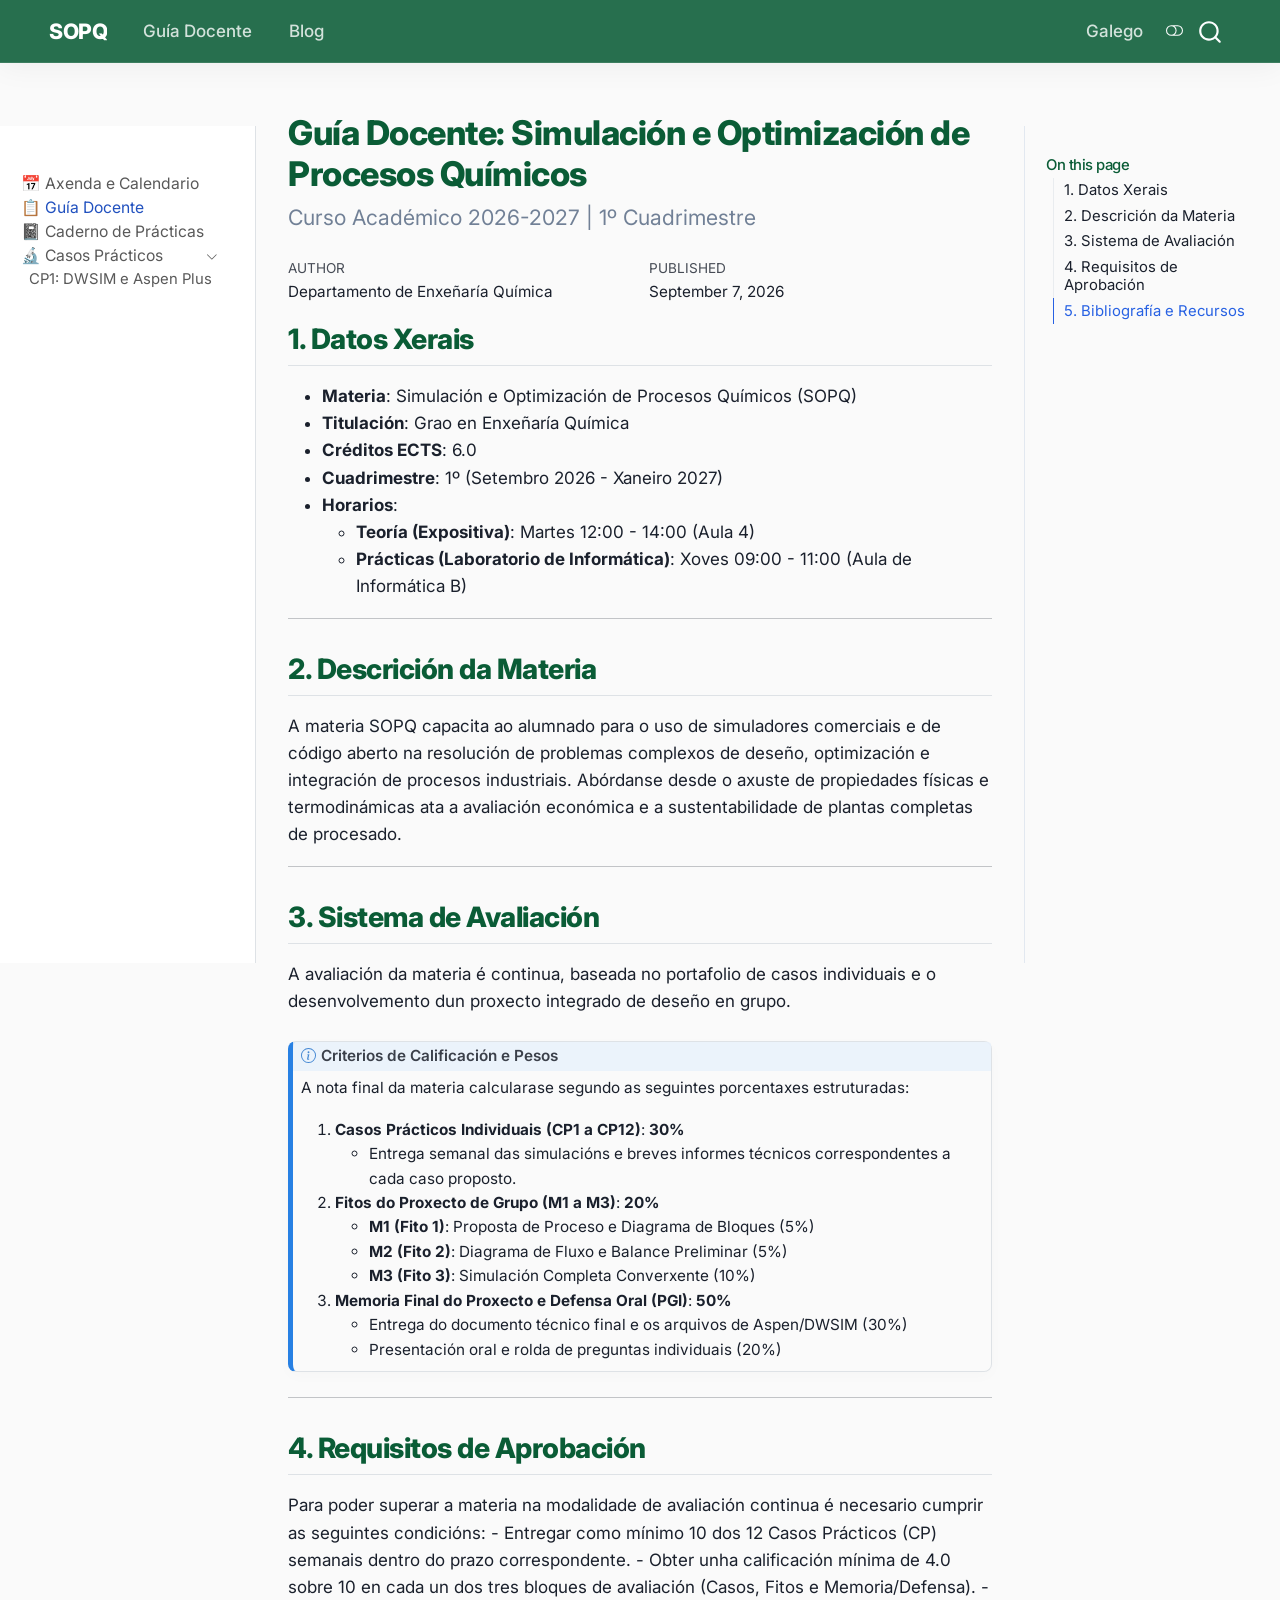
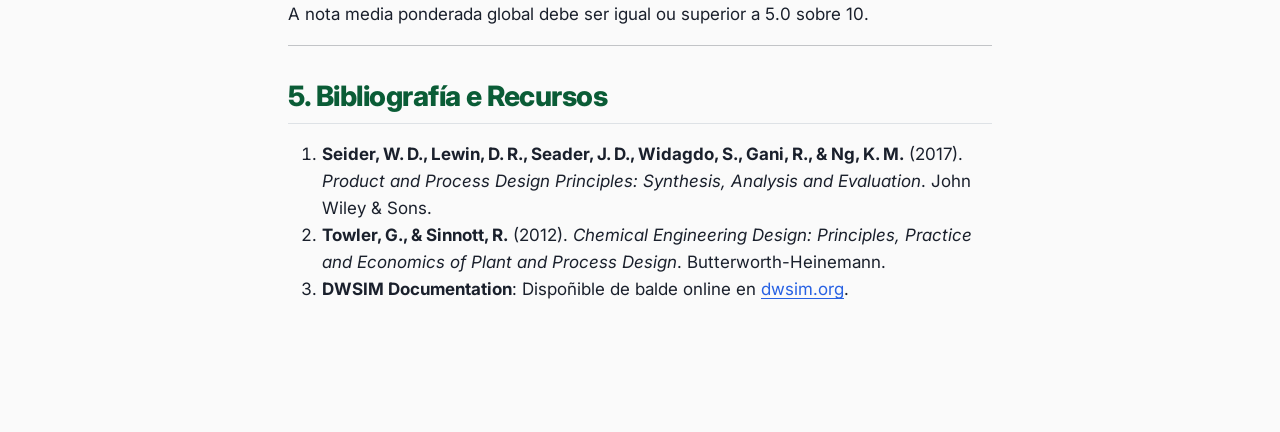
<file: gl/guia-docente.html>
<!DOCTYPE html>
<html xmlns="http://www.w3.org/1999/xhtml" lang="gl" xml:lang="gl"><head>

<meta charset="utf-8">
<meta name="generator" content="quarto-1.11.5">

<meta name="viewport" content="width=device-width, initial-scale=1.0, user-scalable=yes">

<meta name="author" content="Departamento de Enxeñaría Química">
<meta name="dcterms.date" content="2026-09-07">

<title>Guía Docente: Simulación e Optimización de Procesos Químicos – SOPQ</title>
<style>
/* Default styles provided by pandoc.
** See https://pandoc.org/MANUAL.html#variables-for-html for config info.
*/
span.smallcaps{font-variant: small-caps;}
div.columns{display: flex; gap: 1.5em;}
div.column{flex: auto;}
@media screen {
div.columns{gap: min(4vw, 1.5em);}
div.column{overflow-x: auto;}
}
div.hanging-indent{margin-left: 1.5em; text-indent: -1.5em;}
ul.task-list{list-style: none;}
ul.task-list li input[type="checkbox"] {
  width: 0.8em;
  margin: 0 0.8em 0.2em -1em; /* quarto-specific, see https://github.com/quarto-dev/quarto-cli/issues/4556 */ 
  vertical-align: middle;
}
</style>


<script src="../site_libs/quarto-nav/quarto-nav.js"></script>
<script src="../site_libs/quarto-nav/headroom.min.js"></script>
<script src="../site_libs/clipboard/clipboard.min.js"></script>
<script src="../site_libs/quarto-search/autocomplete.umd.js"></script>
<script src="../site_libs/quarto-search/fuse.min.js"></script>
<script src="../site_libs/quarto-search/quarto-search.js"></script>
<meta name="quarto:offset" content="../">
<script src="../site_libs/quarto-html/quarto.js" type="module"></script>
<script src="../site_libs/quarto-html/tabsets/tabsets.js" type="module"></script>
<script src="../site_libs/quarto-html/popper.min.js"></script>
<script src="../site_libs/quarto-html/tippy.umd.min.js"></script>
<script src="../site_libs/quarto-html/anchor.min.js"></script>
<link href="../site_libs/quarto-html/tippy.css" rel="stylesheet">
<link href="../site_libs/quarto-html/quarto-syntax-highlighting-3b9ea68436acb9022c2fbce6dbb58b06.css" rel="stylesheet" class="quarto-color-scheme" id="quarto-text-highlighting-styles">
<link href="../site_libs/quarto-html/quarto-syntax-highlighting-dark-3572e2e2f69417ab8e71045b87c14ed7.css" rel="stylesheet" class="quarto-color-scheme quarto-color-alternate" id="quarto-text-highlighting-styles">
<link href="../site_libs/quarto-html/quarto-syntax-highlighting-3b9ea68436acb9022c2fbce6dbb58b06.css" rel="stylesheet" class="quarto-color-scheme-extra" id="quarto-text-highlighting-styles">
<script src="../site_libs/bootstrap/bootstrap.min.js"></script>
<link href="../site_libs/bootstrap/bootstrap-icons.css" rel="stylesheet">
<link href="../site_libs/bootstrap/bootstrap-cd5f6492f282d55dff150c5248537eb5.min.css" rel="stylesheet" append-hash="true" class="quarto-color-scheme" id="quarto-bootstrap" data-mode="light">
<link href="../site_libs/bootstrap/bootstrap-dark-f990fce459130405219da0f9ee26bdc8.min.css" rel="stylesheet" append-hash="true" class="quarto-color-scheme quarto-color-alternate" id="quarto-bootstrap" data-mode="dark">
<link href="../site_libs/bootstrap/bootstrap-cd5f6492f282d55dff150c5248537eb5.min.css" rel="stylesheet" append-hash="true" class="quarto-color-scheme-extra" id="quarto-bootstrap" data-mode="light">
<script id="quarto-search-options" type="application/json">{
  "location": "navbar",
  "copy-button": false,
  "collapse-after": 3,
  "panel-placement": "end",
  "type": "overlay",
  "limit": 50,
  "keyboard-shortcut": [
    "f",
    "/",
    "s"
  ],
  "show-item-context": false,
  "language": {
    "search-no-results-text": "No results",
    "search-matching-documents-text": "matching documents",
    "search-copy-link-title": "Copy link to search",
    "search-hide-matches-text": "Hide additional matches",
    "search-more-match-text": "more match in this document",
    "search-more-matches-text": "more matches in this document",
    "search-clear-button-title": "Clear",
    "search-text-placeholder": "",
    "search-detached-cancel-button-title": "Cancel",
    "search-submit-button-title": "Submit",
    "search-label": "Search"
  }
}</script>
<script>
  (function() {
    // 1. Detect active language from URL path
    var path = window.location.pathname;
    var lang = 'gl';
    if (path.indexOf('/es/') !== -1) {
      lang = 'es';
    } else if (path.indexOf('/en/') !== -1) {
      lang = 'en';
    }
    document.documentElement.classList.add('lang-' + lang);
    document.documentElement.setAttribute('lang', lang);

    // 2. Compute project root relative path prefix dynamically
    var prefix = '';
    var scripts = document.getElementsByTagName('script');
    for (var i = 0; i < scripts.length; i++) {
      var src = scripts[i].getAttribute('src');
      if (src && src.indexOf('site_libs/') !== -1) {
        prefix = src.substring(0, src.indexOf('site_libs/'));
        break;
      }
    }
    
    // Fallback based on subdirectory depth
    if (!prefix) {
      var segments = path.split('/').filter(Boolean);
      if (segments.length > 0 && segments[segments.length - 1].indexOf('.html') !== -1) {
        segments.pop();
      }
      if (segments.length > 0 && (segments[0] === 'gl' || segments[0] === 'es' || segments[0] === 'en')) {
        prefix = '../'.repeat(segments.length);
      }
    }

    window.SOPQ_PATH_PREFIX = prefix;

    // 3. Dynamically inject schedule.js
    var scriptEl = document.createElement('script');
    scriptEl.src = prefix + 'schedule.js';
    scriptEl.defer = true;
    document.head.appendChild(scriptEl);
  })();
</script>


<link rel="stylesheet" href="../styles.css">
</head>

<body class="nav-sidebar docked nav-fixed quarto-light"><a id="quarto-skip-link" class="visually-hidden-focusable" href="#quarto-document-content">Skip to main content</a><script id="quarto-html-before-body" type="application/javascript">
    const toggleBodyColorMode = (bsSheetEl) => {
      const mode = bsSheetEl.getAttribute("data-mode");
      const bodyEl = window.document.querySelector("body");
      if (mode === "dark") {
        bodyEl.classList.add("quarto-dark");
        bodyEl.classList.remove("quarto-light");
      } else {
        bodyEl.classList.add("quarto-light");
        bodyEl.classList.remove("quarto-dark");
      }
    }
    const toggleBodyColorPrimary = () => {
      const bsSheetEl = window.document.querySelector("link#quarto-bootstrap:not([rel=disabled-stylesheet])");
      if (bsSheetEl) {
        toggleBodyColorMode(bsSheetEl);
      }
    }
    const setColorSchemeToggle = (alternate) => {
      const toggles = window.document.querySelectorAll('.quarto-color-scheme-toggle');
      for (let i=0; i < toggles.length; i++) {
        const toggle = toggles[i];
        if (toggle) {
          toggle.setAttribute("aria-checked", alternate ? "true" : "false");
          if (alternate) {
            toggle.classList.add("alternate");
          } else {
            toggle.classList.remove("alternate");
          }
        }
      }
    };
    const toggleColorMode = (alternate) => {
      // Switch the stylesheets
      const primaryStylesheets = window.document.querySelectorAll('link.quarto-color-scheme:not(.quarto-color-alternate)');
      const alternateStylesheets = window.document.querySelectorAll('link.quarto-color-scheme.quarto-color-alternate');
      manageTransitions('#quarto-margin-sidebar .nav-link', false);
      if (alternate) {
        // note: dark is layered on light, we don't disable primary!
        enableStylesheet(alternateStylesheets);
        for (const sheetNode of alternateStylesheets) {
          if (sheetNode.id === "quarto-bootstrap") {
            toggleBodyColorMode(sheetNode);
          }
        }
      } else {
        disableStylesheet(alternateStylesheets);
        enableStylesheet(primaryStylesheets)
        toggleBodyColorPrimary();
      }
      manageTransitions('#quarto-margin-sidebar .nav-link', true);
      // Switch the toggles
      setColorSchemeToggle(alternate)
      // Hack to workaround the fact that safari doesn't
      // properly recolor the scrollbar when toggling (#1455)
      if (navigator.userAgent.indexOf('Safari') > 0 && navigator.userAgent.indexOf('Chrome') == -1) {
        manageTransitions("body", false);
        window.scrollTo(0, 1);
        setTimeout(() => {
          window.scrollTo(0, 0);
          manageTransitions("body", true);
        }, 40);
      }
    }
    const disableStylesheet = (stylesheets) => {
      for (let i=0; i < stylesheets.length; i++) {
        const stylesheet = stylesheets[i];
        stylesheet.rel = 'disabled-stylesheet';
      }
    }
    const enableStylesheet = (stylesheets) => {
      for (let i=0; i < stylesheets.length; i++) {
        const stylesheet = stylesheets[i];
        if(stylesheet.rel !== 'stylesheet') { // for Chrome, which will still FOUC without this check
          stylesheet.rel = 'stylesheet';
        }
      }
    }
    const manageTransitions = (selector, allowTransitions) => {
      const els = window.document.querySelectorAll(selector);
      for (let i=0; i < els.length; i++) {
        const el = els[i];
        if (allowTransitions) {
          el.classList.remove('notransition');
        } else {
          el.classList.add('notransition');
        }
      }
    }
    const isFileUrl = () => {
      return window.location.protocol === 'file:';
    }
    const hasAlternateSentinel = () => {
      let styleSentinel = getColorSchemeSentinel();
      if (styleSentinel !== null) {
        return styleSentinel === "alternate";
      } else {
        return false;
      }
    }
    const setStyleSentinel = (alternate) => {
      const value = alternate ? "alternate" : "default";
      if (!isFileUrl()) {
        window.localStorage.setItem("quarto-color-scheme", value);
      } else {
        localAlternateSentinel = value;
      }
    }
    const getColorSchemeSentinel = () => {
      if (!isFileUrl()) {
        const storageValue = window.localStorage.getItem("quarto-color-scheme");
        return storageValue != null ? storageValue : localAlternateSentinel;
      } else {
        return localAlternateSentinel;
      }
    }
    const toggleGiscusIfUsed = (isAlternate, darkModeDefault) => {
      const baseTheme = document.querySelector('#giscus-base-theme')?.value ?? 'light';
      const alternateTheme = document.querySelector('#giscus-alt-theme')?.value ?? 'dark';
      let newTheme = '';
      if(authorPrefersDark) {
        newTheme = isAlternate ? baseTheme : alternateTheme;
      } else {
        newTheme = isAlternate ? alternateTheme : baseTheme;
      }
      const changeGiscusTheme = () => {
        // From: https://github.com/giscus/giscus/issues/336
        const sendMessage = (message) => {
          const iframe = document.querySelector('iframe.giscus-frame');
          if (!iframe) return;
          iframe.contentWindow.postMessage({ giscus: message }, 'https://giscus.app');
        }
        sendMessage({
          setConfig: {
            theme: newTheme
          }
        });
      }
      const isGiscussLoaded = window.document.querySelector('iframe.giscus-frame') !== null;
      if (isGiscussLoaded) {
        changeGiscusTheme();
      }
    };
    const authorPrefersDark = false;
    const darkModeDefault = authorPrefersDark;
      document.querySelector('link#quarto-text-highlighting-styles.quarto-color-scheme-extra').rel = 'disabled-stylesheet';
      document.querySelector('link#quarto-bootstrap.quarto-color-scheme-extra').rel = 'disabled-stylesheet';
    let localAlternateSentinel = darkModeDefault ? 'alternate' : 'default';
    // Dark / light mode switch
    window.quartoToggleColorScheme = () => {
      // Read the current dark / light value
      let toAlternate = !hasAlternateSentinel();
      toggleColorMode(toAlternate);
      setStyleSentinel(toAlternate);
      toggleGiscusIfUsed(toAlternate, darkModeDefault);
      window.dispatchEvent(new Event('resize'));
    };
    // Switch to dark mode if need be
    if (hasAlternateSentinel()) {
      toggleColorMode(true);
    } else {
      toggleColorMode(false);
    }
  </script>

<div id="quarto-search-results"></div>
  <header id="quarto-header" class="headroom fixed-top">
    <nav class="navbar navbar-expand-lg " data-bs-theme="dark" aria-label="Site">
      <div class="navbar-container container-fluid">
      <div class="navbar-brand-container mx-auto">
    <a class="navbar-brand" href="../index.html">
    <span class="navbar-title">SOPQ</span>
    </a>
  </div>
            <div id="quarto-search" class="" title="Search"></div>
          <button class="navbar-toggler" type="button" data-bs-toggle="collapse" data-bs-target="#navbarCollapse" aria-controls="navbarCollapse" aria-expanded="false" aria-label="Toggle navigation" onclick="if (window.quartoToggleHeadroom) { window.quartoToggleHeadroom(); }">
  <span class="navbar-toggler-icon"></span>
</button>
          <div class="collapse navbar-collapse" id="navbarCollapse">
            <ul class="navbar-nav navbar-nav-scroll me-auto">
  <li class="nav-item">
    <a class="nav-link active" href="../index.html" aria-current="page"> 
<span class="menu-text">SOPQ</span></a>
  </li>  
  <li class="nav-item">
    <a class="nav-link" href="../gl/guia-docente.html"> 
<span class="menu-text">Guía Docente</span></a>
  </li>  
  <li class="nav-item">
    <a class="nav-link" href="../gl/blog/index.html"> 
<span class="menu-text">Blog</span></a>
  </li>  
  <li class="nav-item">
    <a class="nav-link" href="../es/index.html"> 
<span class="menu-text">SOPQ</span></a>
  </li>  
  <li class="nav-item">
    <a class="nav-link" href="../es/guia-docente.html"> 
<span class="menu-text">Guía Docente</span></a>
  </li>  
  <li class="nav-item">
    <a class="nav-link" href="../es/blog/index.html"> 
<span class="menu-text">Blog</span></a>
  </li>  
  <li class="nav-item">
    <a class="nav-link" href="../en/index.html"> 
<span class="menu-text">SOPQ</span></a>
  </li>  
  <li class="nav-item">
    <a class="nav-link" href="../en/guia-docente.html"> 
<span class="menu-text">Syllabus</span></a>
  </li>  
  <li class="nav-item">
    <a class="nav-link" href="../en/blog/index.html"> 
<span class="menu-text">Blog</span></a>
  </li>  
</ul>
            <ul class="navbar-nav navbar-nav-scroll ms-auto">
  <li class="nav-item">
    <a class="nav-link" href="../index.html"> 
<span class="menu-text">Galego</span></a>
  </li>  
  <li class="nav-item">
    <a class="nav-link" href="../es/index.html"> 
<span class="menu-text">Español</span></a>
  </li>  
  <li class="nav-item">
    <a class="nav-link" href="../en/index.html"> 
<span class="menu-text">English</span></a>
  </li>  
</ul>
          </div> <!-- /navcollapse -->
            <div class="quarto-navbar-tools">
  <button type="button" role="switch" aria-checked="false" class="quarto-color-scheme-toggle quarto-navigation-tool  px-1" onclick="window.quartoToggleColorScheme(); return false;" title="Toggle dark mode" aria-label="Toggle dark mode"><i class="bi"></i></button>
</div>
      </div> <!-- /container-fluid -->
    </nav>
  <nav class="quarto-secondary-nav" aria-label="Toolbar">
    <div class="container-fluid d-flex">
      <button type="button" class="quarto-btn-toggle btn" data-bs-toggle="collapse" role="button" data-bs-target=".quarto-sidebar-collapse-item" aria-controls="quarto-sidebar" aria-expanded="false" aria-label="Toggle sidebar navigation" onclick="if (window.quartoToggleHeadroom) { window.quartoToggleHeadroom(); }">
        <i class="bi bi-layout-text-sidebar-reverse"></i>
      </button>
        <nav class="quarto-page-breadcrumbs" aria-label="Breadcrumbs"><ol class="breadcrumb"><li class="breadcrumb-item"><a href="../gl/guia-docente.html">📋 Guía Docente</a></li></ol></nav>
        <a class="flex-grow-1" data-bs-toggle="collapse" data-bs-target=".quarto-sidebar-collapse-item" onclick="if (window.quartoToggleHeadroom) { window.quartoToggleHeadroom(); }">      
        </a>
    </div>
  </nav>
</header>
<!-- content -->
<div id="quarto-content" class="quarto-container page-columns page-rows-contents page-layout-full page-navbar">
<!-- sidebar -->
  <nav id="quarto-sidebar" class="sidebar collapse collapse-horizontal quarto-sidebar-collapse-item sidebar-navigation docked overflow-auto" aria-label="Section">
    <div class="sidebar-menu-container"> 
    <ul class="list-unstyled mt-1">
        <li class="sidebar-item">
  <div class="sidebar-item-container"> 
  <a href="../index.html" class="sidebar-item-text sidebar-link">
 <span class="menu-text">📅 Axenda e Calendario</span></a>
  </div>
</li>
        <li class="sidebar-item">
  <div class="sidebar-item-container"> 
  <a href="../gl/guia-docente.html" class="sidebar-item-text sidebar-link active">
 <span class="menu-text">📋 Guía Docente</span></a>
  </div>
</li>
        <li class="sidebar-item">
  <div class="sidebar-item-container"> 
  <a href="../gl/blog/index.html" class="sidebar-item-text sidebar-link">
 <span class="menu-text">📓 Caderno de Prácticas</span></a>
  </div>
</li>
        <li class="sidebar-item sidebar-item-section">
      <div class="sidebar-item-container"> 
            <button type="button" class="sidebar-item-text sidebar-item-toggle sidebar-link text-start" data-bs-toggle="collapse" data-bs-target="#quarto-sidebar-section-1" aria-controls="quarto-sidebar-section-1" aria-expanded="true">
 <span class="menu-text" id="quarto-sidebar-section-1-label">🔬 Casos Prácticos</span><i class="bi bi-chevron-right" aria-hidden="true"></i></button>
      </div>
      <ul id="quarto-sidebar-section-1" aria-labelledby="quarto-sidebar-section-1-label" class="collapse list-unstyled sidebar-section depth1 show">  
          <li class="sidebar-item">
  <div class="sidebar-item-container"> 
  <a href="../gl/blog/posts/cp1-intro.html" class="sidebar-item-text sidebar-link">
 <span class="menu-text">CP1: DWSIM e Aspen Plus</span></a>
  </div>
</li>
      </ul>
  </li>
    </ul>
    </div>
</nav>
<div id="quarto-sidebar-glass" class="quarto-sidebar-collapse-item" data-bs-toggle="collapse" data-bs-target=".quarto-sidebar-collapse-item"></div>
<!-- margin-sidebar -->
    <div id="quarto-margin-sidebar" class="sidebar margin-sidebar">
        <nav id="TOC" role="doc-toc" aria-labelledby="toc-title" class="toc-active">
    <h2 id="toc-title">On this page</h2>
   
  <ul>
  <li><a href="#datos-xerais" id="toc-datos-xerais" class="nav-link active" data-scroll-target="#datos-xerais">1. Datos Xerais</a></li>
  <li><a href="#descrición-da-materia" id="toc-descrición-da-materia" class="nav-link" data-scroll-target="#descrición-da-materia">2. Descrición da Materia</a></li>
  <li><a href="#sistema-de-avaliación" id="toc-sistema-de-avaliación" class="nav-link" data-scroll-target="#sistema-de-avaliación">3. Sistema de Avaliación</a></li>
  <li><a href="#requisitos-de-aprobación" id="toc-requisitos-de-aprobación" class="nav-link" data-scroll-target="#requisitos-de-aprobación">4. Requisitos de Aprobación</a></li>
  <li><a href="#bibliografía-e-recursos" id="toc-bibliografía-e-recursos" class="nav-link" data-scroll-target="#bibliografía-e-recursos">5. Bibliografía e Recursos</a></li>
  </ul>
</nav>
    </div>
<!-- main -->
<main class="content column-body" id="quarto-document-content" tabindex="-1">


<header id="title-block-header" class="quarto-title-block default">
<div class="quarto-title">
<h1 class="title">Guía Docente: Simulación e Optimización de Procesos Químicos</h1>
<p class="subtitle lead">Curso Académico 2026-2027 | 1º Cuadrimestre</p>
</div>



<div class="quarto-title-meta column-body">

    <div>
    <div class="quarto-title-meta-heading">Author</div>
    <div class="quarto-title-meta-contents">
             <p>Departamento de Enxeñaría Química </p>
          </div>
  </div>
    
    <div>
    <div class="quarto-title-meta-heading">Published</div>
    <div class="quarto-title-meta-contents">
      <p class="date">September 7, 2026</p>
    </div>
  </div>
  
    
  </div>
  


</header>


<section id="datos-xerais" class="level2">
<h2 class="anchored" data-anchor-id="datos-xerais">1. Datos Xerais</h2>
<ul>
<li><strong>Materia</strong>: Simulación e Optimización de Procesos Químicos (SOPQ)</li>
<li><strong>Titulación</strong>: Grao en Enxeñaría Química</li>
<li><strong>Créditos ECTS</strong>: 6.0</li>
<li><strong>Cuadrimestre</strong>: 1º (Setembro 2026 - Xaneiro 2027)</li>
<li><strong>Horarios</strong>:
<ul>
<li><strong>Teoría (Expositiva)</strong>: Martes 12:00 - 14:00 (Aula 4)</li>
<li><strong>Prácticas (Laboratorio de Informática)</strong>: Xoves 09:00 - 11:00 (Aula de Informática B)</li>
</ul></li>
</ul>
<hr>
</section>
<section id="descrición-da-materia" class="level2">
<h2 class="anchored" data-anchor-id="descrición-da-materia">2. Descrición da Materia</h2>
<p>A materia SOPQ capacita ao alumnado para o uso de simuladores comerciais e de código aberto na resolución de problemas complexos de deseño, optimización e integración de procesos industriais. Abórdanse desde o axuste de propiedades físicas e termodinámicas ata a avaliación económica e a sustentabilidade de plantas completas de procesado.</p>
<hr>
</section>
<section id="sistema-de-avaliación" class="level2">
<h2 class="anchored" data-anchor-id="sistema-de-avaliación">3. Sistema de Avaliación</h2>
<p>A avaliación da materia é continua, baseada no portafolio de casos individuais e o desenvolvemento dun proxecto integrado de deseño en grupo.</p>
<div class="callout callout-style-default callout-note callout-titled">
<div class="callout-header d-flex align-content-center">
<div class="callout-icon-container">
<i class="callout-icon"></i>
</div>
<div class="callout-title-container flex-fill">
<span class="screen-reader-only">Note</span>Criterios de Calificación e Pesos
</div>
</div>
<div class="callout-body-container callout-body">
<p>A nota final da materia calcularase segundo as seguintes porcentaxes estruturadas:</p>
<ol type="1">
<li><strong>Casos Prácticos Individuais (CP1 a CP12)</strong>: <strong>30%</strong>
<ul>
<li>Entrega semanal das simulacións e breves informes técnicos correspondentes a cada caso proposto.</li>
</ul></li>
<li><strong>Fitos do Proxecto de Grupo (M1 a M3)</strong>: <strong>20%</strong>
<ul>
<li><strong>M1 (Fito 1)</strong>: Proposta de Proceso e Diagrama de Bloques (5%)</li>
<li><strong>M2 (Fito 2)</strong>: Diagrama de Fluxo e Balance Preliminar (5%)</li>
<li><strong>M3 (Fito 3)</strong>: Simulación Completa Converxente (10%)</li>
</ul></li>
<li><strong>Memoria Final do Proxecto e Defensa Oral (PGI)</strong>: <strong>50%</strong>
<ul>
<li>Entrega do documento técnico final e os arquivos de Aspen/DWSIM (30%)</li>
<li>Presentación oral e rolda de preguntas individuais (20%)</li>
</ul></li>
</ol>
</div>
</div>
<hr>
</section>
<section id="requisitos-de-aprobación" class="level2">
<h2 class="anchored" data-anchor-id="requisitos-de-aprobación">4. Requisitos de Aprobación</h2>
<p>Para poder superar a materia na modalidade de avaliación continua é necesario cumprir as seguintes condicións: - Entregar como mínimo 10 dos 12 Casos Prácticos (CP) semanais dentro do prazo correspondente. - Obter unha calificación mínima de 4.0 sobre 10 en cada un dos tres bloques de avaliación (Casos, Fitos e Memoria/Defensa). - A nota media ponderada global debe ser igual ou superior a 5.0 sobre 10.</p>
<hr>
</section>
<section id="bibliografía-e-recursos" class="level2">
<h2 class="anchored" data-anchor-id="bibliografía-e-recursos">5. Bibliografía e Recursos</h2>
<ol type="1">
<li><strong>Seider, W. D., Lewin, D. R., Seader, J. D., Widagdo, S., Gani, R., &amp; Ng, K. M.</strong> (2017). <em>Product and Process Design Principles: Synthesis, Analysis and Evaluation</em>. John Wiley &amp; Sons.</li>
<li><strong>Towler, G., &amp; Sinnott, R.</strong> (2012). <em>Chemical Engineering Design: Principles, Practice and Economics of Plant and Process Design</em>. Butterworth-Heinemann.</li>
<li><strong>DWSIM Documentation</strong>: Dispoñible de balde online en <a href="https://dwsim.org">dwsim.org</a>.</li>
</ol>


</section>

</main> <!-- /main -->
<script>
  // Add custom active state classes to navbar links on load
  document.addEventListener("DOMContentLoaded", function() {
    var path = window.location.pathname;
    var navLinks = document.querySelectorAll('.navbar-nav .nav-link');
    navLinks.forEach(function(link) {
      var href = link.getAttribute('href');
      if (href) {
        if (path.endsWith(href) || (href === 'index.html' && path.endsWith('/'))) {
          link.classList.add('active');
        }
      }
    });
  });
</script>
<script id="quarto-html-after-body" type="application/javascript">
  window.document.addEventListener("DOMContentLoaded", function (event) {
    // Ensure there is a toggle, if there isn't float one in the top right
    if (window.document.querySelector('.quarto-color-scheme-toggle') === null) {
      const toggle = window.document.createElement('button');
      toggle.type = "button";
      toggle.setAttribute("role", "switch");
      toggle.setAttribute("aria-checked", "false");
      toggle.classList.add('top-right');
      toggle.classList.add('quarto-color-scheme-toggle');
      toggle.setAttribute("aria-label", "Toggle dark mode");
      toggle.onclick = function() { try { window.quartoToggleColorScheme(); } catch {} return false; };
      const i = window.document.createElement("i");
      i.classList.add('bi');
      toggle.appendChild(i);
      // Put the toggle in a landmark of its own, so that landmark navigation
      // can reach it.
      //
      // The container is always a fresh direct child of body, and the toggle is
      // never moved into page furniture that the theme or the author controls.
      // The toggle is positioned against the page, so any ancestor that
      // establishes a containing block captures it: a positioned element or a
      // grid for position: absolute, and transform, filter, will-change or
      // contain for position: fixed. A direct child of body has none of these
      // to inherit, and the shift when one appears is silent and visual.
      //
      // ARIA says a document should have at most one banner, and axe reports a
      // duplicate whether or not the banners carry distinct labels. So use a
      // header when the page has no banner yet, and a named region otherwise.
      //
      // A header is a banner wherever it sits, unless it is inside sectioning
      // content, so this cannot just look at the children of body: a custom
      // page layout wraps the title block header in a plain div. An explicit
      // role="banner" always counts.
      const sectioning = 'article, aside, main, nav, section, [role="article"], [role="complementary"], [role="main"], [role="navigation"], [role="region"]';
      const hasBanner = Array.from(
        window.document.querySelectorAll('header:not([role]), [role="banner"]')
      ).some(function(el) {
        return el.hasAttribute("role") || el.closest(sectioning) === null;
      });
      const container = window.document.createElement(hasBanner ? "div" : "header");
      if (hasBanner) {
        container.setAttribute("role", "region");
        container.setAttribute("aria-label", "Toggle dark mode");
      }
      container.classList.add('quarto-color-scheme-toggle-container');
      container.appendChild(toggle);
      window.document.body.appendChild(container);
    }
    setColorSchemeToggle(hasAlternateSentinel())
    const icon = "";
    const anchorJS = new window.AnchorJS();
    anchorJS.options = {
      placement: 'right',
      icon: icon
    };
    anchorJS.add('.anchored');
    const isCodeAnnotation = (el) => {
      for (const clz of el.classList) {
        if (clz.startsWith('code-annotation-')) {                     
          return true;
        }
      }
      return false;
    }
    const onCopySuccess = function(e) {
      // button target
      const button = e.trigger;
      // don't keep focus
      button.blur();
      // flash "checked"
      button.classList.add('code-copy-button-checked');
      var currentTitle = button.getAttribute("title");
      button.setAttribute("title", "Copied!");
      let tooltip;
      if (window.bootstrap) {
        button.setAttribute("data-bs-toggle", "tooltip");
        button.setAttribute("data-bs-placement", "left");
        button.setAttribute("data-bs-title", "Copied!");
        tooltip = new bootstrap.Tooltip(button, 
          { trigger: "manual", 
            customClass: "code-copy-button-tooltip",
            offset: [0, -8]});
        tooltip.show();    
      }
      setTimeout(function() {
        if (tooltip) {
          tooltip.hide();
          button.removeAttribute("data-bs-title");
          button.removeAttribute("data-bs-toggle");
          button.removeAttribute("data-bs-placement");
        }
        button.setAttribute("title", currentTitle);
        button.classList.remove('code-copy-button-checked');
      }, 1000);
      // clear code selection
      e.clearSelection();
    }
    const getTextToCopy = function(trigger) {
      const outerScaffold = trigger.parentElement.cloneNode(true);
      const codeEl = outerScaffold.querySelector('code');
      for (const childEl of codeEl.children) {
        if (isCodeAnnotation(childEl)) {
          childEl.remove();
        }
      }
      return codeEl.innerText;
    }
    const clipboard = new window.ClipboardJS('.code-copy-button:not([data-in-quarto-modal])', {
      text: getTextToCopy
    });
    clipboard.on('success', onCopySuccess);
    if (window.document.getElementById('quarto-embedded-source-code-modal')) {
      const clipboardModal = new window.ClipboardJS('.code-copy-button[data-in-quarto-modal]', {
        text: getTextToCopy,
        container: window.document.getElementById('quarto-embedded-source-code-modal')
      });
      clipboardModal.on('success', onCopySuccess);
    }
      var localhostRegex = new RegExp(/^(?:http|https):\/\/localhost\:?[0-9]*\//);
      var mailtoRegex = new RegExp(/^mailto:/);
        var filterRegex = new RegExp('/' + window.location.host + '/');
      var isInternal = (href) => {
          return filterRegex.test(href) || localhostRegex.test(href) || mailtoRegex.test(href);
      }
      // Inspect non-navigation links and adorn them if external
     var links = window.document.querySelectorAll('a[href]:not(.nav-link):not(.navbar-brand):not(.toc-action):not(.sidebar-link):not(.sidebar-item-toggle):not(.pagination-link):not(.no-external):not([aria-hidden]):not(.dropdown-item):not(.quarto-navigation-tool):not(.about-link)');
      for (var i=0; i<links.length; i++) {
        const link = links[i];
        if (!isInternal(link.href)) {
          // undo the damage that might have been done by quarto-nav.js in the case of
          // links that we want to consider external
          if (link.dataset.originalHref !== undefined) {
            link.href = link.dataset.originalHref;
          }
        }
      }
    function tippyHover(el, contentFn, onTriggerFn, onUntriggerFn) {
      const config = {
        allowHTML: true,
        maxWidth: 500,
        delay: 100,
        arrow: false,
        appendTo: function(el) {
            return el.parentElement;
        },
        interactive: true,
        interactiveBorder: 10,
        theme: 'quarto',
        placement: 'bottom-start',
      };
      if (contentFn) {
        config.content = contentFn;
      }
      if (onTriggerFn) {
        config.onTrigger = onTriggerFn;
      }
      if (onUntriggerFn) {
        config.onUntrigger = onUntriggerFn;
      }
      window.tippy(el, config); 
    }
    const noterefs = window.document.querySelectorAll('a[role="doc-noteref"]');
    for (var i=0; i<noterefs.length; i++) {
      const ref = noterefs[i];
      tippyHover(ref, function() {
        // use id or data attribute instead here
        let href = ref.getAttribute('data-footnote-href') || ref.getAttribute('href');
        try { href = new URL(href).hash; } catch {}
        const id = href.replace(/^#\/?/, "");
        const note = window.document.getElementById(id);
        if (note) {
          return note.innerHTML;
        } else {
          return "";
        }
      });
    }
    const xrefs = window.document.querySelectorAll('a.quarto-xref');
    const processXRef = (id, note) => {
      // Strip column container classes
      const stripColumnClz = (el) => {
        el.classList.remove("page-full", "page-columns");
        if (el.children) {
          for (const child of el.children) {
            stripColumnClz(child);
          }
        }
      }
      stripColumnClz(note)
      if (id === null || id.startsWith('sec-')) {
        // Special case sections, only their first couple elements
        const container = document.createElement("div");
        if (note.children && note.children.length > 2) {
          container.appendChild(note.children[0].cloneNode(true));
          for (let i = 1; i < note.children.length; i++) {
            const child = note.children[i];
            if (child.tagName === "P" && child.innerText === "") {
              continue;
            } else {
              container.appendChild(child.cloneNode(true));
              break;
            }
          }
          if (window.Quarto?.typesetMath) {
            window.Quarto.typesetMath(container);
          }
          return container.innerHTML
        } else {
          if (window.Quarto?.typesetMath) {
            window.Quarto.typesetMath(note);
          }
          return note.innerHTML;
        }
      } else {
        // Remove any anchor links if they are present
        const anchorLink = note.querySelector('a.anchorjs-link');
        if (anchorLink) {
          anchorLink.remove();
        }
        if (window.Quarto?.typesetMath) {
          window.Quarto.typesetMath(note);
        }
        if (note.classList.contains("callout")) {
          return note.outerHTML;
        } else {
          return note.innerHTML;
        }
      }
    }
    for (var i=0; i<xrefs.length; i++) {
      const xref = xrefs[i];
      tippyHover(xref, undefined, function(instance) {
        instance.disable();
        let url = xref.getAttribute('href');
        let hash = undefined; 
        if (url.startsWith('#')) {
          hash = url;
        } else {
          try { hash = new URL(url).hash; } catch {}
        }
        if (hash) {
          const id = hash.replace(/^#\/?/, "");
          const note = window.document.getElementById(id);
          if (note !== null) {
            try {
              const html = processXRef(id, note.cloneNode(true));
              instance.setContent(html);
            } finally {
              instance.enable();
              instance.show();
            }
          } else {
            // See if we can fetch this
            fetch(url.split('#')[0])
            .then(res => res.text())
            .then(html => {
              const parser = new DOMParser();
              const htmlDoc = parser.parseFromString(html, "text/html");
              const note = htmlDoc.getElementById(id);
              if (note !== null) {
                const html = processXRef(id, note);
                instance.setContent(html);
              } 
            }).finally(() => {
              instance.enable();
              instance.show();
            });
          }
        } else {
          // See if we can fetch a full url (with no hash to target)
          // This is a special case and we should probably do some content thinning / targeting
          fetch(url)
          .then(res => res.text())
          .then(html => {
            const parser = new DOMParser();
            const htmlDoc = parser.parseFromString(html, "text/html");
            const note = htmlDoc.querySelector('main.content');
            if (note !== null) {
              // This should only happen for chapter cross references
              // (since there is no id in the URL)
              // remove the first header
              if (note.children.length > 0 && note.children[0].tagName === "HEADER") {
                note.children[0].remove();
              }
              const html = processXRef(null, note);
              instance.setContent(html);
            } 
          }).finally(() => {
            instance.enable();
            instance.show();
          });
        }
      }, function(instance) {
      });
    }
        let selectedAnnoteEl;
        const selectorForAnnotation = ( cell, annotation) => {
          let cellAttr = 'data-code-cell="' + cell + '"';
          let lineAttr = 'data-code-annotation="' +  annotation + '"';
          const selector = 'span[' + cellAttr + '][' + lineAttr + ']';
          return selector;
        }
        const selectCodeLines = (annoteEl) => {
          const doc = window.document;
          const targetCell = annoteEl.getAttribute("data-target-cell");
          const targetAnnotation = annoteEl.getAttribute("data-target-annotation");
          const annoteSpan = window.document.querySelector(selectorForAnnotation(targetCell, targetAnnotation));
          const lines = annoteSpan.getAttribute("data-code-lines").split(",");
          const lineIds = lines.map((line) => {
            return targetCell + "-" + line;
          })
          let top = null;
          let height = null;
          let parent = null;
          if (lineIds.length > 0) {
              //compute the position of the single el (top and bottom and make a div)
              const el = window.document.getElementById(lineIds[0]);
              top = el.offsetTop;
              height = el.offsetHeight;
              parent = el.parentElement.parentElement;
            if (lineIds.length > 1) {
              const lastEl = window.document.getElementById(lineIds[lineIds.length - 1]);
              const bottom = lastEl.offsetTop + lastEl.offsetHeight;
              height = bottom - top;
            }
            if (top !== null && height !== null && parent !== null) {
              // cook up a div (if necessary) and position it 
              let div = window.document.getElementById("code-annotation-line-highlight");
              if (div === null) {
                div = window.document.createElement("div");
                div.setAttribute("id", "code-annotation-line-highlight");
                div.style.position = 'absolute';
                parent.appendChild(div);
              }
              div.style.top = top - 2 + "px";
              div.style.height = height + 4 + "px";
              div.style.left = 0;
              let gutterDiv = window.document.getElementById("code-annotation-line-highlight-gutter");
              if (gutterDiv === null) {
                gutterDiv = window.document.createElement("div");
                gutterDiv.setAttribute("id", "code-annotation-line-highlight-gutter");
                gutterDiv.style.position = 'absolute';
                const codeCell = window.document.getElementById(targetCell);
                const gutter = codeCell.querySelector('.code-annotation-gutter');
                gutter.appendChild(gutterDiv);
              }
              gutterDiv.style.top = top - 2 + "px";
              gutterDiv.style.height = height + 4 + "px";
            }
            selectedAnnoteEl = annoteEl;
          }
        };
        const unselectCodeLines = () => {
          const elementsIds = ["code-annotation-line-highlight", "code-annotation-line-highlight-gutter"];
          elementsIds.forEach((elId) => {
            const div = window.document.getElementById(elId);
            if (div) {
              div.remove();
            }
          });
          selectedAnnoteEl = undefined;
        };
          // Handle positioning of the toggle
      window.addEventListener(
        "resize",
        throttle(() => {
          elRect = undefined;
          if (selectedAnnoteEl) {
            selectCodeLines(selectedAnnoteEl);
          }
        }, 10)
      );
      function throttle(fn, ms) {
      let throttle = false;
      let timer;
        return (...args) => {
          if(!throttle) { // first call gets through
              fn.apply(this, args);
              throttle = true;
          } else { // all the others get throttled
              if(timer) clearTimeout(timer); // cancel #2
              timer = setTimeout(() => {
                fn.apply(this, args);
                timer = throttle = false;
              }, ms);
          }
        };
      }
        // Attach click handler to the DT
        const annoteDls = window.document.querySelectorAll('dt[data-target-cell]');
        for (const annoteDlNode of annoteDls) {
          annoteDlNode.addEventListener('click', (event) => {
            const clickedEl = event.target;
            if (clickedEl !== selectedAnnoteEl) {
              unselectCodeLines();
              const activeEl = window.document.querySelector('dt[data-target-cell].code-annotation-active');
              if (activeEl) {
                activeEl.classList.remove('code-annotation-active');
              }
              selectCodeLines(clickedEl);
              clickedEl.classList.add('code-annotation-active');
            } else {
              // Unselect the line
              unselectCodeLines();
              clickedEl.classList.remove('code-annotation-active');
            }
          });
        }
    const findCites = (el) => {
      const parentEl = el.parentElement;
      if (parentEl) {
        const cites = parentEl.dataset.cites;
        if (cites) {
          return {
            el,
            cites: cites.split(' ')
          };
        } else {
          return findCites(el.parentElement)
        }
      } else {
        return undefined;
      }
    };
    var bibliorefs = window.document.querySelectorAll('a[role="doc-biblioref"]');
    for (var i=0; i<bibliorefs.length; i++) {
      const ref = bibliorefs[i];
      const citeInfo = findCites(ref);
      if (citeInfo) {
        tippyHover(citeInfo.el, function() {
          var popup = window.document.createElement('div');
          citeInfo.cites.forEach(function(cite) {
            var citeDiv = window.document.createElement('div');
            citeDiv.classList.add('hanging-indent');
            citeDiv.classList.add('csl-entry');
            var biblioDiv = window.document.getElementById('ref-' + cite);
            if (biblioDiv) {
              citeDiv.innerHTML = biblioDiv.innerHTML;
            }
            popup.appendChild(citeDiv);
          });
          return popup.innerHTML;
        });
      }
    }
  });
  </script>
</div> <!-- /content -->




</body></html>
</file>
<file: site_libs/quarto-html/tippy.css>
.tippy-box[data-animation=fade][data-state=hidden]{opacity:0}[data-tippy-root]{max-width:calc(100vw - 10px)}.tippy-box{position:relative;background-color:#333;color:#fff;border-radius:4px;font-size:14px;line-height:1.4;white-space:normal;outline:0;transition-property:transform,visibility,opacity}.tippy-box[data-placement^=top]>.tippy-arrow{bottom:0}.tippy-box[data-placement^=top]>.tippy-arrow:before{bottom:-7px;left:0;border-width:8px 8px 0;border-top-color:initial;transform-origin:center top}.tippy-box[data-placement^=bottom]>.tippy-arrow{top:0}.tippy-box[data-placement^=bottom]>.tippy-arrow:before{top:-7px;left:0;border-width:0 8px 8px;border-bottom-color:initial;transform-origin:center bottom}.tippy-box[data-placement^=left]>.tippy-arrow{right:0}.tippy-box[data-placement^=left]>.tippy-arrow:before{border-width:8px 0 8px 8px;border-left-color:initial;right:-7px;transform-origin:center left}.tippy-box[data-placement^=right]>.tippy-arrow{left:0}.tippy-box[data-placement^=right]>.tippy-arrow:before{left:-7px;border-width:8px 8px 8px 0;border-right-color:initial;transform-origin:center right}.tippy-box[data-inertia][data-state=visible]{transition-timing-function:cubic-bezier(.54,1.5,.38,1.11)}.tippy-arrow{width:16px;height:16px;color:#333}.tippy-arrow:before{content:"";position:absolute;border-color:transparent;border-style:solid}.tippy-content{position:relative;padding:5px 9px;z-index:1}
</file>
<file: site_libs/quarto-html/quarto-syntax-highlighting-3b9ea68436acb9022c2fbce6dbb58b06.css>
/* quarto syntax highlight colors */
:root {
  --quarto-hl-ot-color: #003B4F;
  --quarto-hl-at-color: #657422;
  --quarto-hl-ss-color: #20794D;
  --quarto-hl-an-color: #5E5E5E;
  --quarto-hl-fu-color: #4758AB;
  --quarto-hl-st-color: #20794D;
  --quarto-hl-cf-color: #003B4F;
  --quarto-hl-op-color: #5E5E5E;
  --quarto-hl-er-color: #AD0000;
  --quarto-hl-bn-color: #AD0000;
  --quarto-hl-al-color: #AD0000;
  --quarto-hl-va-color: #111111;
  --quarto-hl-bu-color: inherit;
  --quarto-hl-ex-color: inherit;
  --quarto-hl-pp-color: #AD0000;
  --quarto-hl-in-color: #5E5E5E;
  --quarto-hl-vs-color: #20794D;
  --quarto-hl-wa-color: #5E5E5E;
  --quarto-hl-do-color: #5E5E5E;
  --quarto-hl-im-color: #00769E;
  --quarto-hl-ch-color: #20794D;
  --quarto-hl-dt-color: #AD0000;
  --quarto-hl-fl-color: #AD0000;
  --quarto-hl-co-color: #5E5E5E;
  --quarto-hl-cv-color: #5E5E5E;
  --quarto-hl-cn-color: #8f5902;
  --quarto-hl-sc-color: #5E5E5E;
  --quarto-hl-dv-color: #AD0000;
  --quarto-hl-kw-color: #003B4F;
}

/* other quarto variables */
:root {
  --quarto-font-monospace: SFMono-Regular, Menlo, Monaco, Consolas, "Liberation Mono", "Courier New", monospace;
}

/* syntax highlight based on Pandoc's rules */
pre > code.sourceCode > span {
  color: #003B4F;
}

code.sourceCode > span {
  color: #003B4F;
}

div.sourceCode,
div.sourceCode pre.sourceCode {
  color: #003B4F;
}

/* Normal */
code span {
  color: #003B4F;
}

/* Alert */
code span.al {
  color: #AD0000;
  font-style: inherit;
}

/* Annotation */
code span.an {
  color: #5E5E5E;
  font-style: inherit;
}

/* Attribute */
code span.at {
  color: #657422;
  font-style: inherit;
}

/* BaseN */
code span.bn {
  color: #AD0000;
  font-style: inherit;
}

/* BuiltIn */
code span.bu {
  font-style: inherit;
}

/* ControlFlow */
code span.cf {
  color: #003B4F;
  font-weight: bold;
  font-style: inherit;
}

/* Char */
code span.ch {
  color: #20794D;
  font-style: inherit;
}

/* Constant */
code span.cn {
  color: #8f5902;
  font-style: inherit;
}

/* Comment */
code span.co {
  color: #5E5E5E;
  font-style: inherit;
}

/* CommentVar */
code span.cv {
  color: #5E5E5E;
  font-style: italic;
}

/* Documentation */
code span.do {
  color: #5E5E5E;
  font-style: italic;
}

/* DataType */
code span.dt {
  color: #AD0000;
  font-style: inherit;
}

/* DecVal */
code span.dv {
  color: #AD0000;
  font-style: inherit;
}

/* Error */
code span.er {
  color: #AD0000;
  font-style: inherit;
}

/* Extension */
code span.ex {
  font-style: inherit;
}

/* Float */
code span.fl {
  color: #AD0000;
  font-style: inherit;
}

/* Function */
code span.fu {
  color: #4758AB;
  font-style: inherit;
}

/* Import */
code span.im {
  color: #00769E;
  font-style: inherit;
}

/* Information */
code span.in {
  color: #5E5E5E;
  font-style: inherit;
}

/* Keyword */
code span.kw {
  color: #003B4F;
  font-weight: bold;
  font-style: inherit;
}

/* Operator */
code span.op {
  color: #5E5E5E;
  font-style: inherit;
}

/* Other */
code span.ot {
  color: #003B4F;
  font-style: inherit;
}

/* Preprocessor */
code span.pp {
  color: #AD0000;
  font-style: inherit;
}

/* SpecialChar */
code span.sc {
  color: #5E5E5E;
  font-style: inherit;
}

/* SpecialString */
code span.ss {
  color: #20794D;
  font-style: inherit;
}

/* String */
code span.st {
  color: #20794D;
  font-style: inherit;
}

/* Variable */
code span.va {
  color: #111111;
  font-style: inherit;
}

/* VerbatimString */
code span.vs {
  color: #20794D;
  font-style: inherit;
}

/* Warning */
code span.wa {
  color: #5E5E5E;
  font-style: italic;
}

.prevent-inlining {
  content: "</";
}

/*# sourceMappingURL=dad6e035dfeb8fac8f2ca93d5ade5f9e.css.map */
</file>
<file: site_libs/quarto-html/quarto-syntax-highlighting-dark-3572e2e2f69417ab8e71045b87c14ed7.css>
/* quarto syntax highlight colors */
:root {
  --quarto-hl-al-color: #f07178;
  --quarto-hl-an-color: #d4d0ab;
  --quarto-hl-at-color: #00e0e0;
  --quarto-hl-bn-color: #d4d0ab;
  --quarto-hl-bu-color: #abe338;
  --quarto-hl-ch-color: #abe338;
  --quarto-hl-co-color: #f8f8f2;
  --quarto-hl-cv-color: #ffd700;
  --quarto-hl-cn-color: #ffd700;
  --quarto-hl-cf-color: #ffa07a;
  --quarto-hl-dt-color: #ffa07a;
  --quarto-hl-dv-color: #d4d0ab;
  --quarto-hl-do-color: #f8f8f2;
  --quarto-hl-er-color: #f07178;
  --quarto-hl-ex-color: #00e0e0;
  --quarto-hl-fl-color: #d4d0ab;
  --quarto-hl-fu-color: #ffa07a;
  --quarto-hl-im-color: #abe338;
  --quarto-hl-in-color: #d4d0ab;
  --quarto-hl-kw-color: #ffa07a;
  --quarto-hl-op-color: #ffa07a;
  --quarto-hl-ot-color: #00e0e0;
  --quarto-hl-pp-color: #dcc6e0;
  --quarto-hl-re-color: #00e0e0;
  --quarto-hl-sc-color: #abe338;
  --quarto-hl-ss-color: #abe338;
  --quarto-hl-st-color: #abe338;
  --quarto-hl-va-color: #00e0e0;
  --quarto-hl-vs-color: #abe338;
  --quarto-hl-wa-color: #dcc6e0;
}

/* other quarto variables */
:root {
  --quarto-font-monospace: SFMono-Regular, Menlo, Monaco, Consolas, "Liberation Mono", "Courier New", monospace;
}

/* syntax highlight based on Pandoc's rules */
pre > code.sourceCode > span {
  color: #f8f8f2;
}

code.sourceCode > span {
  color: #f8f8f2;
}

div.sourceCode,
div.sourceCode pre.sourceCode {
  color: #f8f8f2;
}

/* Normal */
code span {
  color: #f8f8f2;
}

/* Alert */
code span.al {
  color: #f07178;
}

/* Annotation */
code span.an {
  color: #d4d0ab;
}

/* Attribute */
code span.at {
  color: #00e0e0;
}

/* BaseN */
code span.bn {
  color: #d4d0ab;
}

/* BuiltIn */
code span.bu {
  color: #abe338;
}

/* ControlFlow */
code span.cf {
  font-weight: bold;
  color: #ffa07a;
}

/* Char */
code span.ch {
  color: #abe338;
}

/* Constant */
code span.cn {
  color: #ffd700;
}

/* Comment */
code span.co {
  font-style: italic;
  color: #f8f8f2;
}

/* CommentVar */
code span.cv {
  color: #ffd700;
}

/* Documentation */
code span.do {
  color: #f8f8f2;
}

/* DataType */
code span.dt {
  color: #ffa07a;
}

/* DecVal */
code span.dv {
  color: #d4d0ab;
}

/* Error */
code span.er {
  color: #f07178;
  text-decoration: underline;
}

/* Extension */
code span.ex {
  font-weight: bold;
  color: #00e0e0;
}

/* Float */
code span.fl {
  color: #d4d0ab;
}

/* Function */
code span.fu {
  color: #ffa07a;
}

/* Import */
code span.im {
  color: #abe338;
}

/* Information */
code span.in {
  color: #d4d0ab;
}

/* Keyword */
code span.kw {
  font-weight: bold;
  color: #ffa07a;
}

/* Operator */
code span.op {
  color: #ffa07a;
}

/* Other */
code span.ot {
  color: #00e0e0;
}

/* Preprocessor */
code span.pp {
  color: #dcc6e0;
}

/* RegionMarker */
code span.re {
  background-color: #f8f8f2;
  color: #00e0e0;
}

/* SpecialChar */
code span.sc {
  color: #abe338;
}

/* SpecialString */
code span.ss {
  color: #abe338;
}

/* String */
code span.st {
  color: #abe338;
}

/* Variable */
code span.va {
  color: #00e0e0;
}

/* VerbatimString */
code span.vs {
  color: #abe338;
}

/* Warning */
code span.wa {
  color: #dcc6e0;
}

.prevent-inlining {
  content: "</";
}

/*# sourceMappingURL=b4daa3aea3da18eb9b196599736d5d43.css.map */
</file>
<file: styles.css>
/* Custom Premium Styling for SOPQ Academic Website */
@import url('https://fonts.googleapis.com/css2?family=Inter:wght@300;400;500;600;700;800&family=Roboto+Mono:wght@400;500;600;700&display=swap');

:root {
  --sopq-primary: #0A5C36;
  --sopq-primary-hover: #084c2d;
  --sopq-secondary: #2D3748;
  --sopq-accent: #319795; /* Teal accent */
  --sopq-accent-light: #EBF8FF;
  --sopq-bg-light: #FAFAFA;
  --sopq-card-bg: #FFFFFF;
  --sopq-border-color: #E2E8F0;
  --sopq-text-dark: #1A202C;
  --sopq-text-light: #718096;
  
  /* Custom badge colors */
  --badge-theory-bg: #E6FFFA;
  --badge-theory-text: #234E52;
  --badge-lab-bg: #EDF2F7;
  --badge-lab-text: #2B6CB0;
  --badge-project-bg: #FEFCBF;
  --badge-project-text: #744210;
  --badge-due-bg: #FED7D7;
  --badge-due-text: #9B2C2C;
  
  --font-sans: 'Inter', system-ui, -apple-system, sans-serif;
  --font-mono: 'Roboto Mono', monospace;
}

/* Dark Mode Theme Variables */
html.dark-mode, [data-bs-theme="dark"] {
  --sopq-bg-light: #1A202C;
  --sopq-card-bg: #2D3748;
  --sopq-border-color: #4A5568;
  --sopq-text-dark: #EDF2F7;
  --sopq-text-light: #A0AEC0;
  
  --badge-theory-bg: #1A365D;
  --badge-theory-text: #90CDF4;
  --badge-lab-bg: #22543D;
  --badge-lab-text: #9AE6B4;
  --badge-project-bg: #744210;
  --badge-project-text: #FEFCBF;
  --badge-due-bg: #742A2A;
  --badge-due-text: #FEB2B2;
}

/* Full-Width Page Container & Fluid Typography */
html, body {
  width: 100%;
  max-width: 100%;
  margin: 0;
  padding: 0;
  overflow-x: hidden;
}

body {
  font-family: var(--font-sans);
  background-color: var(--sopq-bg-light);
  color: var(--sopq-text-dark);
  line-height: 1.6;
  transition: background-color 0.3s ease, color 0.3s ease;
}

/* ==========================================================================
   Full Width Fluid Layout & Percentage-Based Pane Dimensions (Left, Center, Right)
   ========================================================================== */

:root {
  /* Defined percentage widths for the 3 zones */
  --sopq-pane-left: 20%;     /* Left Panel (Sidebar Navigation): 20% */
  --sopq-pane-center: 60%;   /* Center Content (Main Document/Timeline): 60% */
  --sopq-pane-right: 20%;    /* Right Panel (TOC / Categories): 20% */

  /* 2-Pane Percentage Layouts */
  --sopq-pane-2col-side: 22%;
  --sopq-pane-2col-main: 78%;
}

/* Ensure outer wrappers expand to 100% of available viewport width */
.quarto-container,
#quarto-content {
  width: 100% !important;
  max-width: 100% !important;
  margin-left: 0 !important;
  margin-right: 0 !important;
  padding-left: 0 !important;
  padding-right: 0 !important;
  box-sizing: border-box;
}

/* Fluid navigation bar expanding across full width */
.navbar > .container-fluid {
  padding-left: clamp(1rem, 2.5vw, 2.5rem);
  padding-right: clamp(1rem, 2.5vw, 2.5rem);
  max-width: 100% !important;
}

/* Secondary Navigation / Breadcrumbs Bar */
.quarto-secondary-nav {
  width: 100% !important;
  max-width: 100% !important;
  background-color: var(--sopq-card-bg);
  border-bottom: 1px solid var(--sopq-border-color);
  padding: 0.5rem clamp(1rem, 2.5vw, 2.5rem) !important;
}

.quarto-secondary-nav .container-fluid {
  width: 100% !important;
  max-width: 100% !important;
  padding: 0 !important;
}

/* Remove fixed-width clamps on main content */
#quarto-document-content,
main.content,
.content {
  width: 100% !important;
  max-width: 100% !important;
  box-sizing: border-box;
}

/* Desktop 3-Zone Percentage Grid Engine */
@media (min-width: 992px) {
  #quarto-content.page-columns {
    display: grid !important;
    width: 100% !important;
    max-width: 100% !important;
    margin: 0 !important;
    padding: 0 !important;
    gap: 0 !important;
  }

  /* 1. All 3 Zones Present: Left Panel (20%), Center Content (60%), Right Panel (20%) */
  #quarto-content.page-columns:has(#quarto-sidebar):has(#quarto-margin-sidebar:not(:empty)) {
    grid-template-columns: 
      [screen-start page-start] var(--sopq-pane-left) 
      [body-start body-content-start] var(--sopq-pane-center) 
      [body-content-end body-end] var(--sopq-pane-right) 
      [page-end screen-end] !important;
  }

  /* 2. 2 Zones Present: Left Panel (20%) + Center Content (80%) */
  #quarto-content.page-columns:has(#quarto-sidebar):not(:has(#quarto-margin-sidebar:not(:empty))) {
    grid-template-columns: 
      [screen-start page-start] var(--sopq-pane-left) 
      [body-start body-content-start] calc(100% - var(--sopq-pane-left)) 
      [body-content-end body-end page-end screen-end] !important;
  }

  /* 3. 2 Zones Present without left sidebar: Center Content (78%) + Right Panel (22%) */
  #quarto-content.page-columns:not(:has(#quarto-sidebar)):has(#quarto-margin-sidebar:not(:empty)) {
    grid-template-columns: 
      [screen-start page-start body-start body-content-start] var(--sopq-pane-2col-main) 
      [body-content-end body-end] var(--sopq-pane-2col-side) 
      [page-end screen-end] !important;
  }

  /* 4. 1 Zone Present: Center Content Only (100%) */
  #quarto-content.page-columns:not(:has(#quarto-sidebar)):not(:has(#quarto-margin-sidebar:not(:empty))) {
    grid-template-columns: 
      [screen-start page-start body-start body-content-start] 100% 
      [body-content-end body-end page-end screen-end] !important;
  }

  /* Grid column placement guarantees and pane styling */
  #quarto-content > #quarto-sidebar {
    grid-column: screen-start/body-start !important;
    width: 100% !important;
    max-width: 100% !important;
    padding: 1.5rem 1.25rem !important;
    border-right: 1px solid var(--sopq-border-color);
    background-color: var(--sopq-card-bg);
    overflow-y: auto;
    box-sizing: border-box;
  }

  #quarto-content > main#quarto-document-content,
  #quarto-content > main.content {
    grid-column: body-start/body-content-end !important;
    width: 100% !important;
    max-width: 100% !important;
    padding: 2rem clamp(1.5rem, 2.5vw, 3rem) !important;
    box-sizing: border-box;
  }

  #quarto-content > #quarto-margin-sidebar {
    grid-column: body-content-end/screen-end !important;
    width: 100% !important;
    max-width: 100% !important;
    padding: 1.5rem 1.25rem !important;
    border-left: 1px solid var(--sopq-border-color);
    overflow-y: auto;
    box-sizing: border-box;
  }
}

/* Mobile & Tablet Responsive Fallbacks */
@media (max-width: 991.98px) {
  #quarto-content.page-columns {
    display: block !important;
    width: 100% !important;
  }

  #quarto-sidebar {
    width: 100% !important;
    border-right: none !important;
  }

  main#quarto-document-content {
    width: 100% !important;
    padding: 1.5rem 1rem !important;
  }

  #quarto-margin-sidebar {
    width: 100% !important;
    border-left: none !important;
  }
}

/* Glassmorphism Navigation Bar */
.navbar {
  backdrop-filter: blur(12px) saturate(180%);
  -webkit-backdrop-filter: blur(12px) saturate(180%);
  background-color: rgba(10, 92, 54, 0.88) !important;
  border-bottom: 1px solid rgba(255, 255, 255, 0.1);
  box-shadow: 0 4px 30px rgba(0, 0, 0, 0.05);
  font-weight: 500;
  transition: all 0.3s ease;
}

.navbar .navbar-brand {
  font-weight: 800;
  letter-spacing: -0.5px;
  font-family: var(--font-sans);
  color: #FFFFFF !important;
}

.navbar .nav-link {
  color: rgba(255, 255, 255, 0.8) !important;
  padding: 0.5rem 1rem !important;
  margin: 0 0.1rem;
  border-radius: 6px;
  transition: all 0.2s ease;
}

.navbar .nav-link:hover, .navbar .nav-link.active {
  color: #FFFFFF !important;
  background-color: rgba(255, 255, 255, 0.1);
}

/* Dynamic Language Switcher Hide/Show CSS rules */
/* Default: Hide all page navigation links. Show only active language and selector buttons */
.navbar-nav .nav-link {
  display: none;
}

/* Always show the language toggle button on the right */
.navbar-nav .nav-link[href$="index.qmd"],
.navbar-nav .nav-link[href$="index.html"] {
  display: block; /* Fallback for toggle buttons */
}

/* Specifically show only current language nav links based on html class */

/* 1. Galician */
html.lang-gl .navbar-nav .nav-link[href*="/gl/"],
html.lang-gl .navbar-nav .nav-link[href="index.qmd"],
html.lang-gl .navbar-nav .nav-link[href="index.html"] {
  display: block !important;
}
html.lang-gl .navbar-nav .nav-link[href*="/es/"],
html.lang-gl .navbar-nav .nav-link[href*="/en/"] {
  display: none !important;
}
/* Highlight active language in Galician view */
html.lang-gl .navbar-nav .nav-link[href="index.html"],
html.lang-gl .navbar-nav .nav-link[href="index.qmd"] {
  font-weight: 700;
  background-color: rgba(255, 255, 255, 0.15);
}

/* 2. Spanish */
html.lang-es .navbar-nav .nav-link[href*="/es/"] {
  display: block !important;
}
html.lang-es .navbar-nav .nav-link[href*="/gl/"],
html.lang-es .navbar-nav .nav-link[href*="/en/"],
html.lang-es .navbar-nav .nav-link[href="index.qmd"],
html.lang-es .navbar-nav .nav-link[href="index.html"] {
  display: none !important;
}
/* Allow language selector on the right to remain visible, but resolve correctly */
html.lang-es .navbar-nav .nav-link[href*="es/index.qmd"],
html.lang-es .navbar-nav .nav-link[href*="es/index.html"] {
  display: block !important;
  font-weight: 700;
  background-color: rgba(255, 255, 255, 0.15);
}
/* Also show other language buttons in right container so user can toggle back! */
.navbar-nav {
  display: flex;
}

/* Ensure language toggle links on the right are always visible */
.navbar-nav:last-child .nav-link {
  display: block !important;
}

/* Schedule Layout & Timeline Component (Full-Width Responsive) */
.schedule-container {
  width: 100% !important;
  max-width: 100% !important;
  margin: 1.5rem 0 !important;
  padding: 0 !important;
  box-sizing: border-box;
}

/* Filters and Controls */
.schedule-controls {
  display: flex;
  justify-content: space-between;
  align-items: center;
  margin-bottom: 2rem;
  flex-wrap: wrap;
  gap: 1rem;
  width: 100%;
  box-sizing: border-box;
}

.filter-btn-group {
  display: flex;
  gap: 0.5rem;
  background-color: rgba(0, 0, 0, 0.03);
  padding: 0.3rem;
  border-radius: 8px;
  border: 1px solid var(--sopq-border-color);
}

.filter-btn {
  background: none;
  border: none;
  padding: 0.5rem 1.2rem;
  font-size: 0.9rem;
  font-weight: 600;
  border-radius: 6px;
  color: var(--sopq-text-light);
  cursor: pointer;
  transition: all 0.2s ease;
}

.filter-btn:hover {
  color: var(--sopq-text-dark);
}

.filter-btn.active {
  background-color: var(--sopq-primary);
  color: #FFFFFF;
  box-shadow: 0 4px 12px rgba(10, 92, 54, 0.2);
}

/* Timeline Cards (Fluid Full-Width) */
.timeline-week-card {
  background-color: var(--sopq-card-bg);
  border: 1px solid var(--sopq-border-color);
  border-radius: 12px;
  padding: 1.5rem;
  margin-bottom: 1.5rem;
  display: grid;
  grid-template-columns: minmax(130px, 15%) 1fr;
  gap: 1.5rem;
  transition: transform 0.25s cubic-bezier(0.16, 1, 0.3, 1), box-shadow 0.25s ease, border-color 0.25s ease;
  box-shadow: 0 2px 8px rgba(0,0,0,0.02);
  width: 100% !important;
  box-sizing: border-box;
}

.timeline-week-card:hover {
  transform: translateY(-4px);
  box-shadow: 0 12px 24px rgba(0, 0, 0, 0.06);
  border-color: var(--sopq-primary);
}

/* Highlight Current Week */
.timeline-week-card.current-week {
  border: 2px solid var(--sopq-primary);
  box-shadow: 0 8px 30px rgba(10, 92, 54, 0.08);
  position: relative;
  background: linear-gradient(to right, rgba(10, 92, 54, 0.01), var(--sopq-card-bg) 150px);
}

.timeline-week-card.current-week::after {
  content: "ACTUAL / CURRENT";
  position: absolute;
  top: -12px;
  left: 20px;
  background-color: var(--sopq-primary);
  color: #FFFFFF;
  font-size: 0.75rem;
  font-weight: 800;
  font-family: var(--font-sans);
  padding: 0.2rem 0.6rem;
  border-radius: 20px;
  letter-spacing: 0.5px;
}

/* Week Info Block (Grid Left Column) */
.week-info {
  display: flex;
  flex-direction: column;
  justify-content: center;
  border-right: 1px solid var(--sopq-border-color);
  padding-right: 1.5rem;
}

.week-number {
  font-family: var(--font-mono);
  font-size: 1.6rem;
  font-weight: 800;
  color: var(--sopq-primary);
  line-height: 1;
}

.week-dates {
  font-family: var(--font-sans);
  font-size: 0.85rem;
  color: var(--sopq-text-light);
  margin-top: 0.5rem;
  font-weight: 500;
}

/* Details Block (Grid Right Column) */
.week-details {
  display: flex;
  flex-direction: column;
  gap: 1.2rem;
}

/* Session Row */
.session-row {
  display: flex;
  align-items: flex-start;
  gap: 1rem;
}

.session-badge {
  font-family: var(--font-sans);
  font-weight: 700;
  font-size: 0.75rem;
  text-transform: uppercase;
  padding: 0.25rem 0.6rem;
  border-radius: 4px;
  letter-spacing: 0.5px;
  width: 90px;
  text-align: center;
  flex-shrink: 0;
  margin-top: 0.15rem;
}

.session-badge.theory {
  background-color: var(--badge-theory-bg);
  color: var(--badge-theory-text);
}

.session-badge.lab {
  background-color: var(--badge-lab-bg);
  color: var(--badge-lab-text);
}

.session-badge.project {
  background-color: var(--badge-project-bg);
  color: var(--badge-project-text);
}

.session-content {
  flex: 1;
}

.session-title {
  font-weight: 600;
  font-size: 1.05rem;
  margin-bottom: 0.25rem;
  color: var(--sopq-text-dark);
}

.session-desc {
  font-size: 0.9rem;
  color: var(--sopq-text-light);
  margin-bottom: 0.4rem;
}

.session-links {
  display: flex;
  gap: 0.8rem;
  flex-wrap: wrap;
}

.session-link {
  font-size: 0.8rem;
  font-weight: 600;
  text-decoration: none;
  color: var(--sopq-primary);
  display: flex;
  align-items: center;
  gap: 0.3rem;
  transition: color 0.2s ease;
}

.session-link:hover {
  color: var(--sopq-primary-hover);
  text-decoration: underline;
}

/* Deliverables Section */
.week-deliverables {
  background-color: rgba(0, 0, 0, 0.015);
  border-radius: 8px;
  padding: 0.8rem 1.2rem;
  border-left: 4px solid #E53E3E;
  margin-top: 0.3rem;
}

html.dark-mode .week-deliverables, [data-bs-theme="dark"] .week-deliverables {
  background-color: rgba(255, 255, 255, 0.02);
}

.deliverable-item {
  display: flex;
  align-items: center;
  justify-content: space-between;
  gap: 1rem;
}

.deliverable-title {
  font-weight: 700;
  font-size: 0.9rem;
  color: #C53030;
}

html.dark-mode .deliverable-title, [data-bs-theme="dark"] .deliverable-title {
  color: #FEB2B2;
}

.deliverable-due {
  font-family: var(--font-mono);
  font-size: 0.8rem;
  font-weight: 600;
  background-color: var(--badge-due-bg);
  color: var(--badge-due-text);
  padding: 0.15rem 0.5rem;
  border-radius: 4px;
}

/* Callout Styling Callout Override */
.callout {
  border-radius: 8px;
  border-left-width: 5px;
  margin: 1.5rem 0;
  box-shadow: 0 4px 15px rgba(0,0,0,0.02);
}

/* Typography Scales */
h1, h2, h3, h4 {
  font-weight: 800;
  letter-spacing: -0.5px;
  color: var(--sopq-primary);
}

.lead {
  font-weight: 400;
  color: var(--sopq-text-light);
}

/* Media Queries for Responsive Design */
@media (max-width: 768px) {
  .timeline-week-card {
    grid-template-columns: 1fr;
    gap: 1rem;
  }
  
  .week-info {
    border-right: none;
    border-bottom: 1px solid var(--sopq-border-color);
    padding-right: 0;
    padding-bottom: 1rem;
    flex-direction: row;
    justify-content: space-between;
    align-items: center;
  }
  
  .week-dates {
    margin-top: 0;
  }
  
  .session-row {
    flex-direction: column;
    gap: 0.3rem;
  }
  
  .session-badge {
    width: auto;
    align-self: flex-start;
  }
}
</file>
